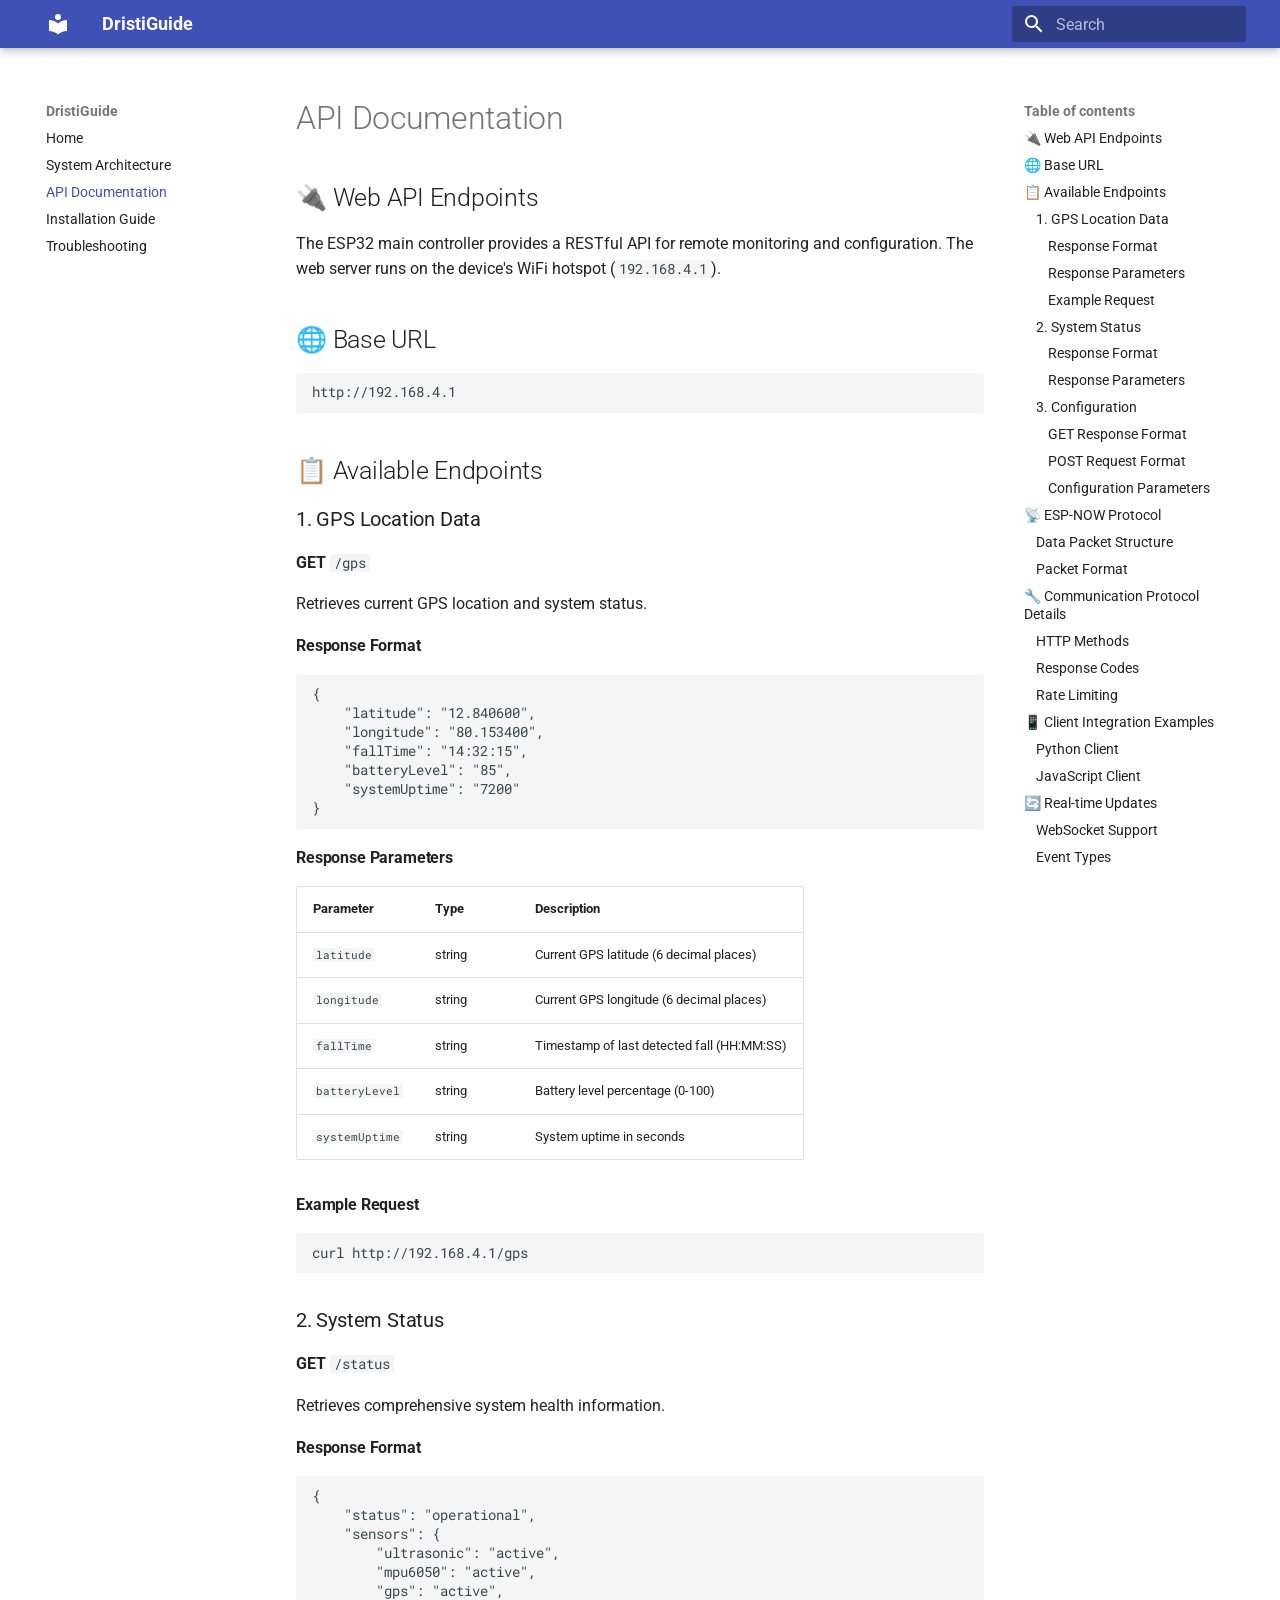
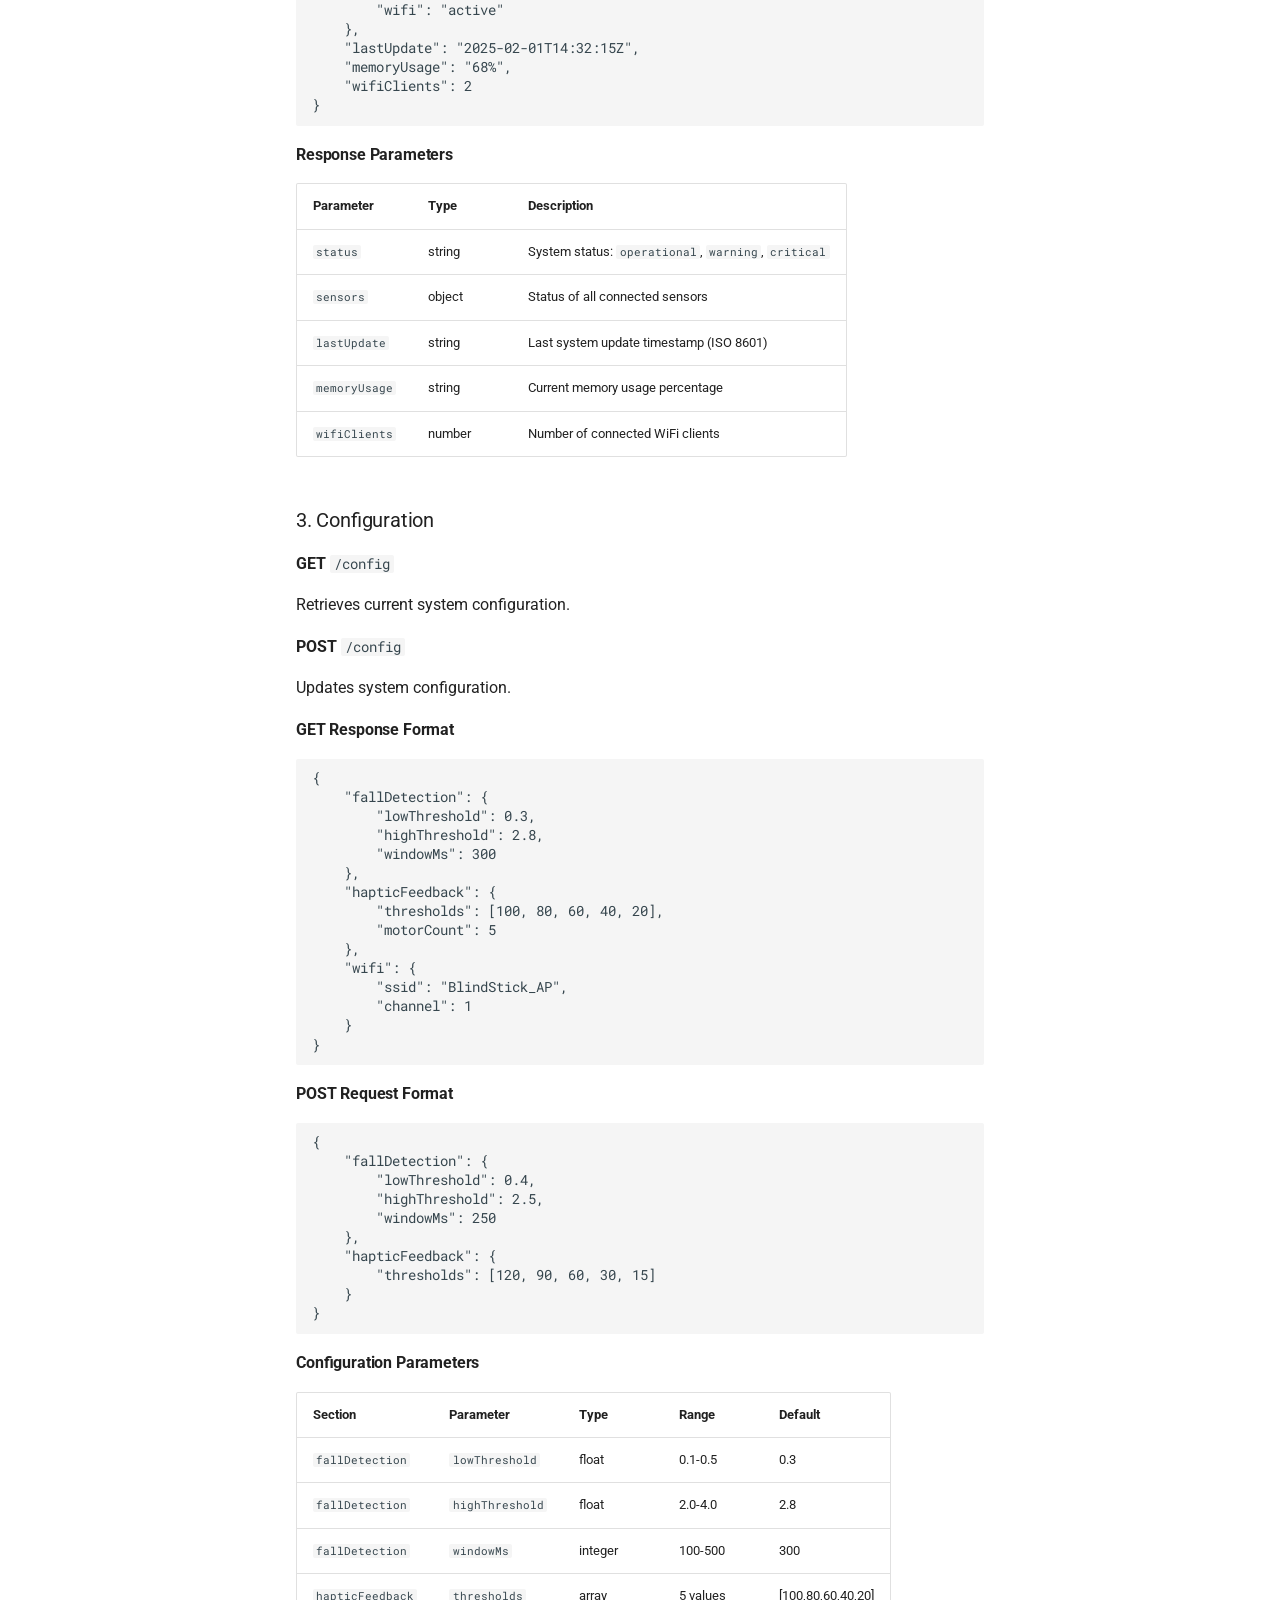
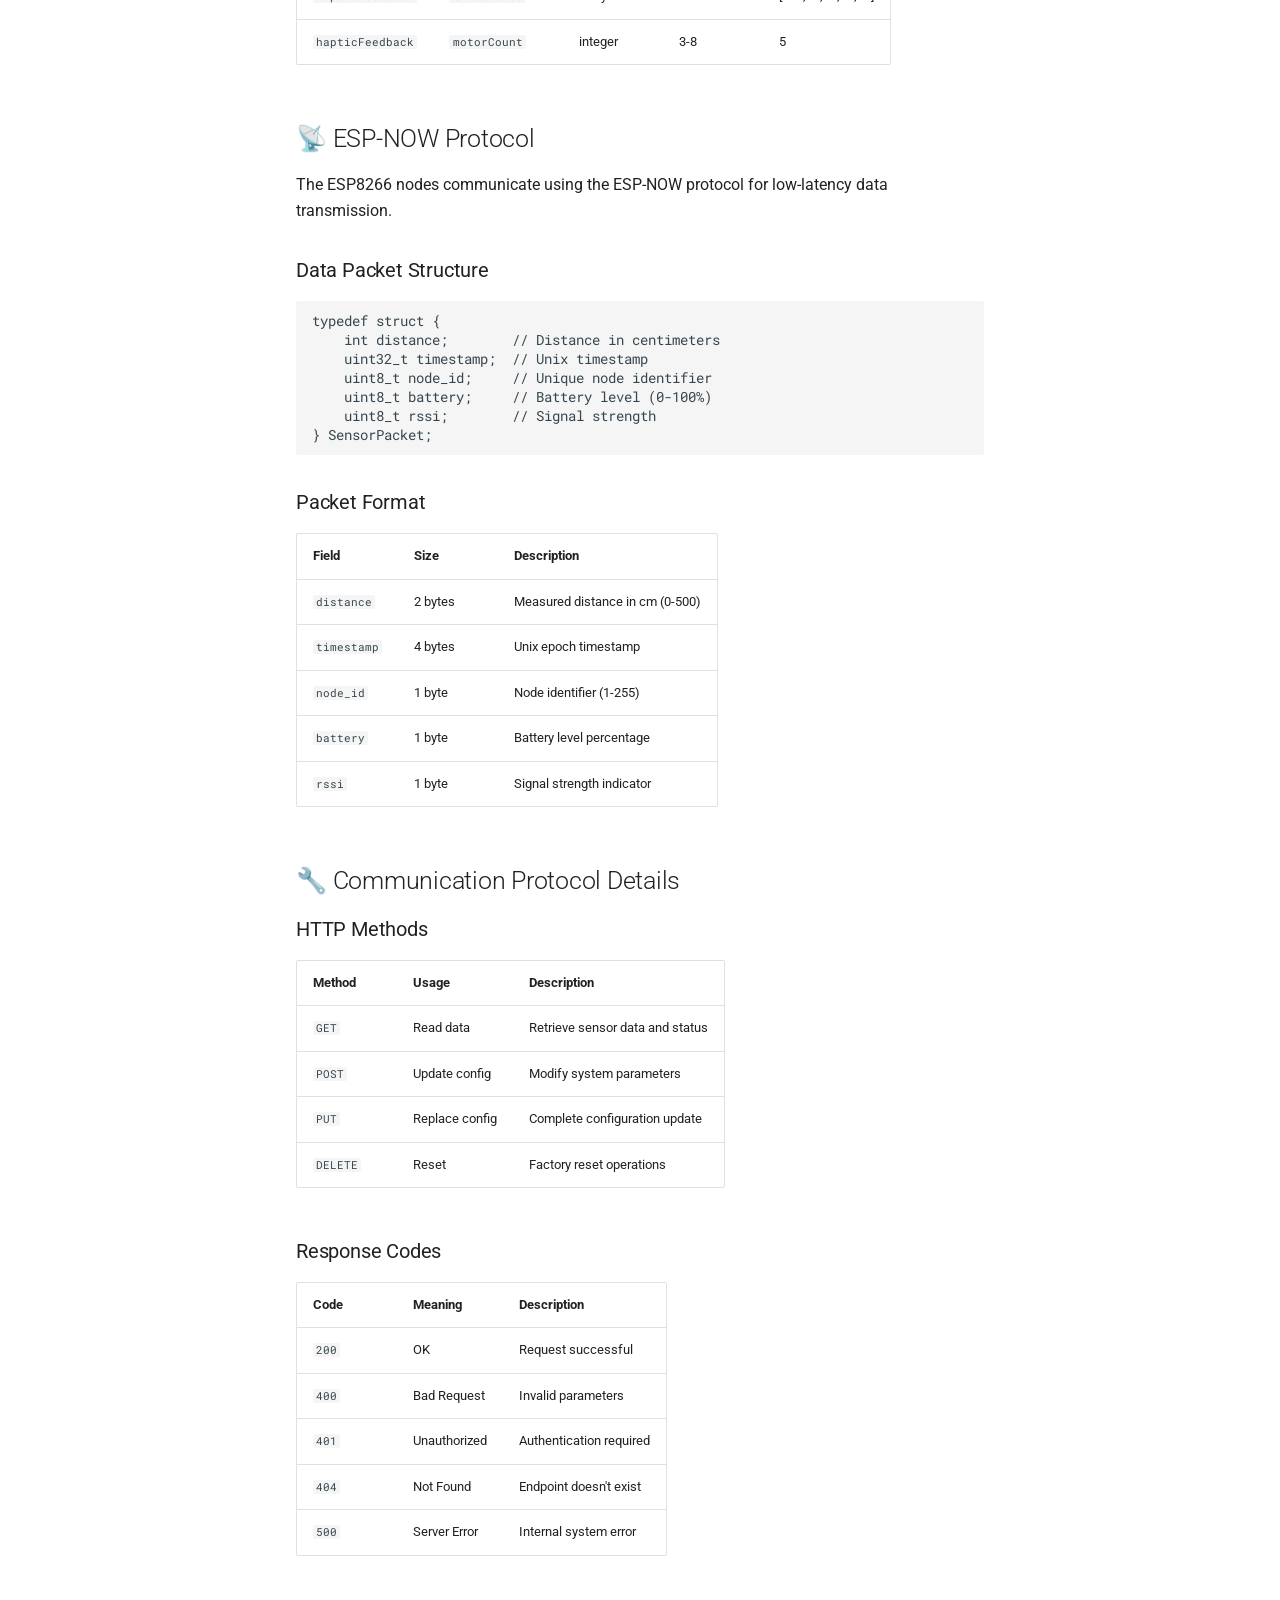
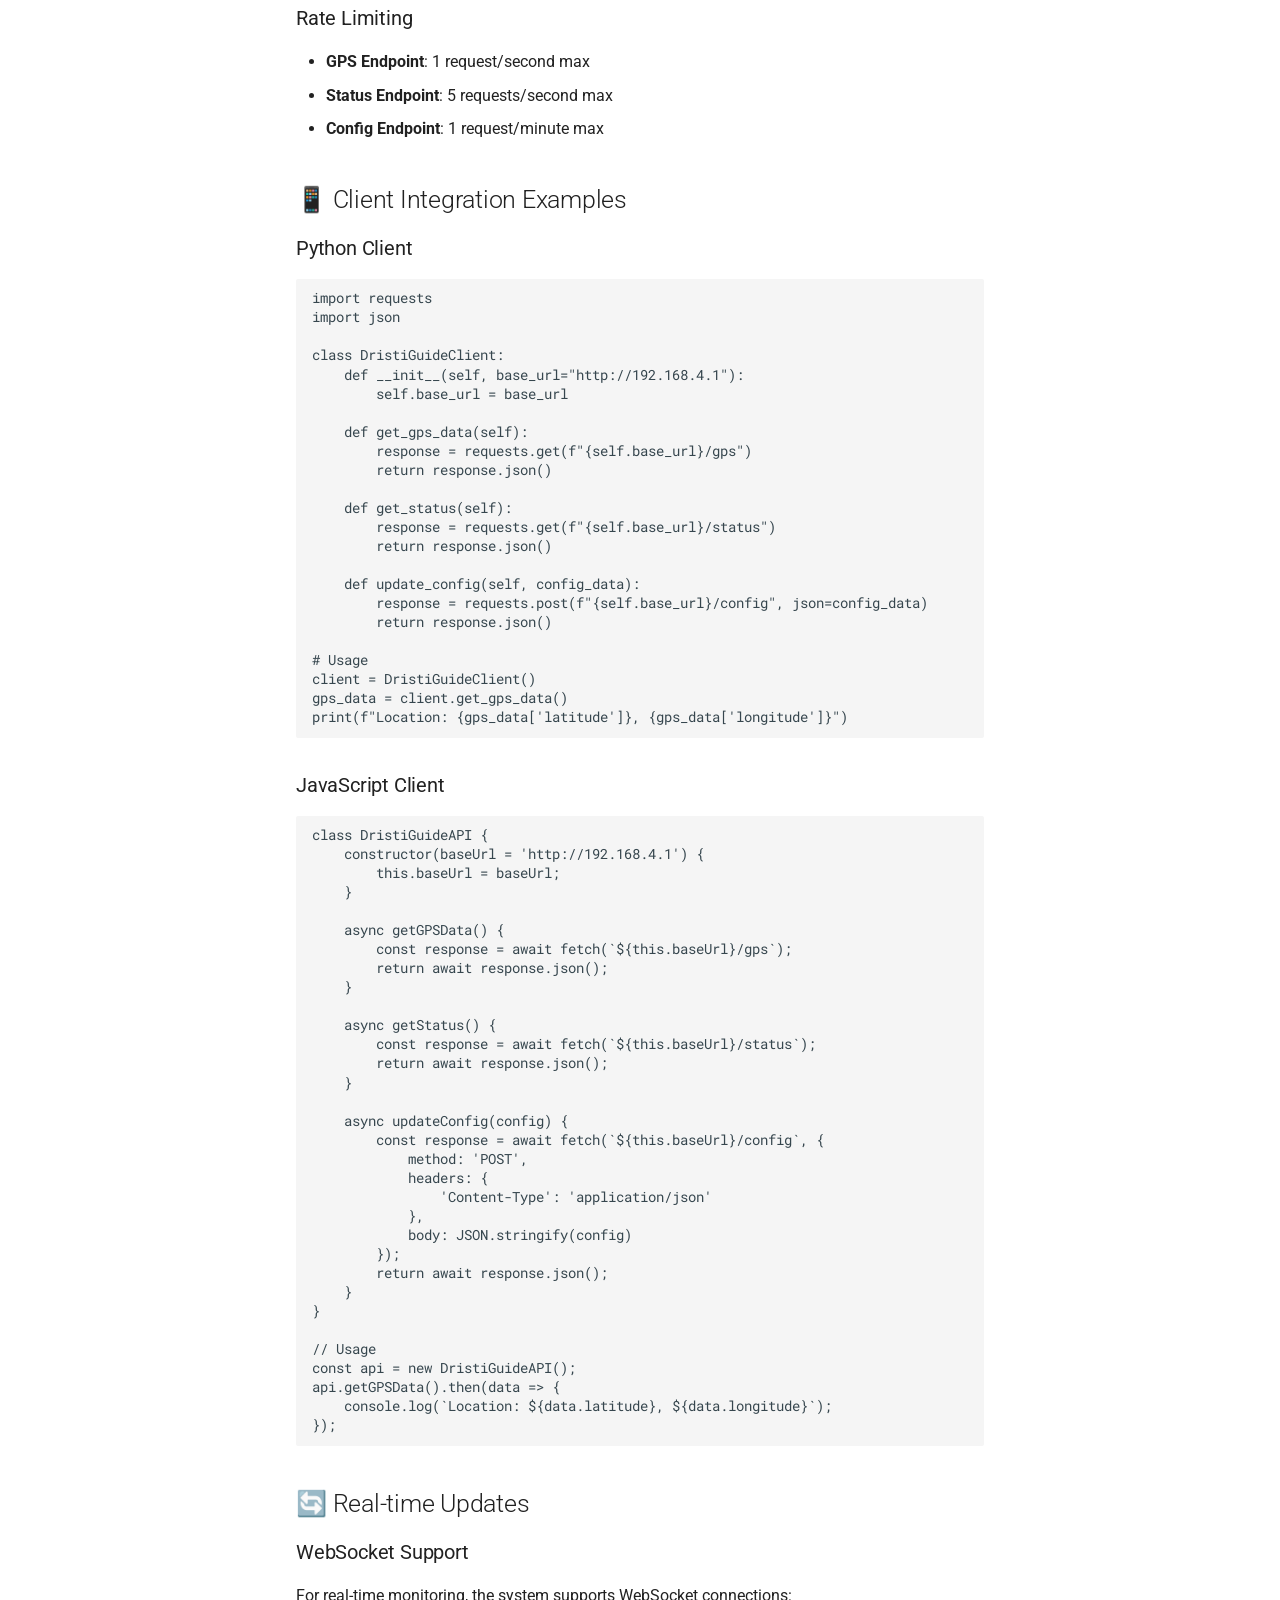
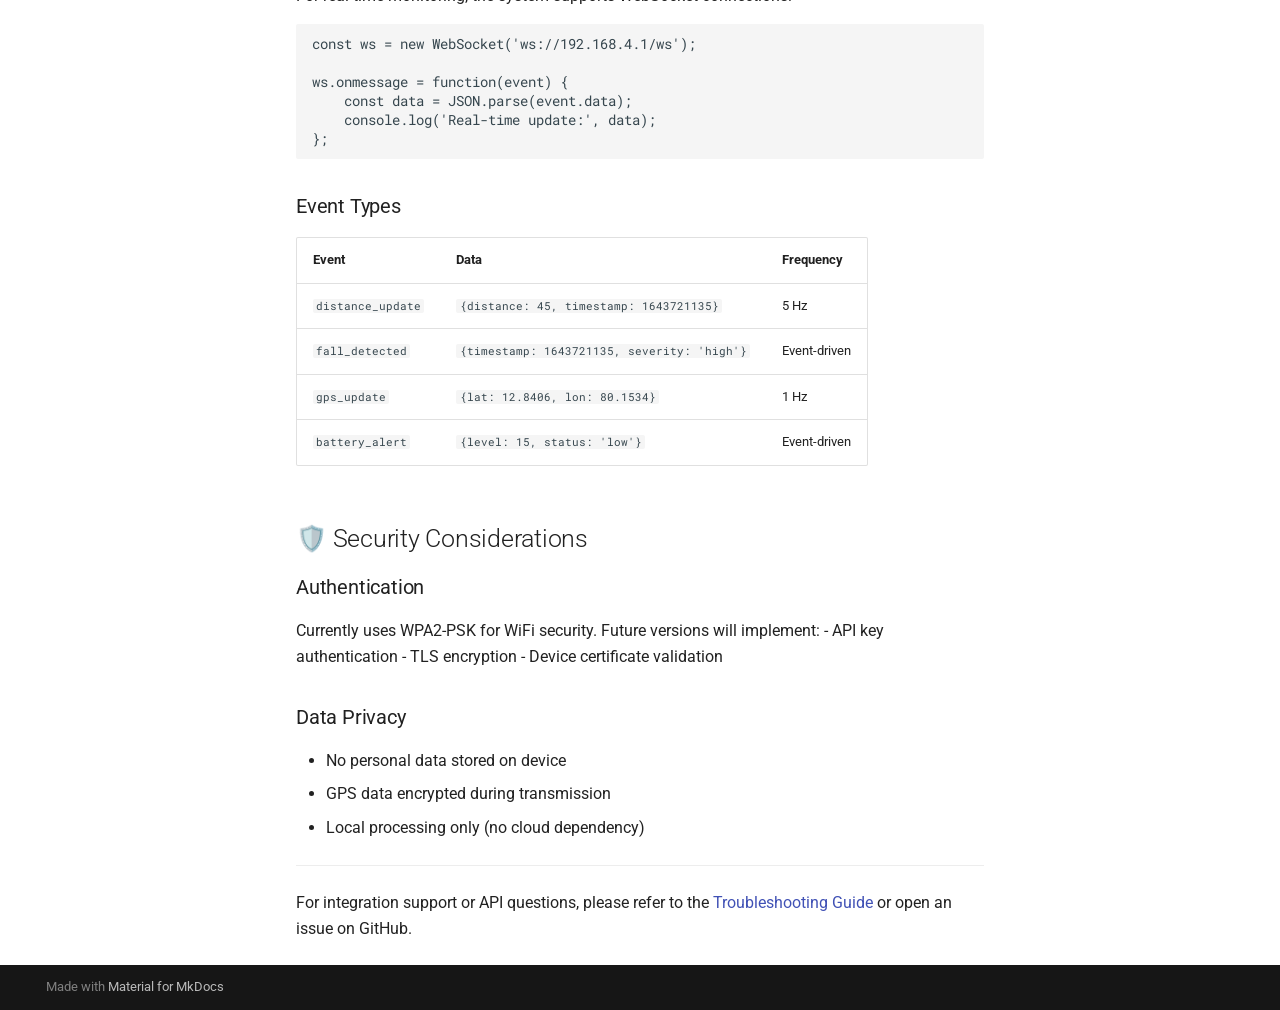
<file: api_documentation/index.html>
<!doctype html>
<html lang="en" class="no-js">
  <head>
    
      <meta charset="utf-8">
      <meta name="viewport" content="width=device-width,initial-scale=1">
      
      
      
      
        <link rel="prev" href="../system_architecture/">
      
      
        <link rel="next" href="../installation_guide/">
      
      
        
      
      
      <link rel="icon" href="../assets/images/favicon.png">
      <meta name="generator" content="mkdocs-1.6.1, mkdocs-material-9.7.6">
    
    
      
        <title>API Documentation - DristiGuide</title>
      
    
    
      <link rel="stylesheet" href="../assets/stylesheets/main.484c7ddc.min.css">
      
      


    
    
      
    
    
      
        
        
        <link rel="preconnect" href="https://fonts.gstatic.com" crossorigin>
        <link rel="stylesheet" href="https://fonts.googleapis.com/css?family=Roboto:300,300i,400,400i,700,700i%7CRoboto+Mono:400,400i,700,700i&display=fallback">
        <style>:root{--md-text-font:"Roboto";--md-code-font:"Roboto Mono"}</style>
      
    
    
    <script>__md_scope=new URL("..",location),__md_hash=e=>[...e].reduce(((e,_)=>(e<<5)-e+_.charCodeAt(0)),0),__md_get=(e,_=localStorage,t=__md_scope)=>JSON.parse(_.getItem(t.pathname+"."+e)),__md_set=(e,_,t=localStorage,a=__md_scope)=>{try{t.setItem(a.pathname+"."+e,JSON.stringify(_))}catch(e){}}</script>
    
      

    
    
  </head>
  
  
    <body dir="ltr">
  
    
    <input class="md-toggle" data-md-toggle="drawer" type="checkbox" id="__drawer" autocomplete="off">
    <input class="md-toggle" data-md-toggle="search" type="checkbox" id="__search" autocomplete="off">
    <label class="md-overlay" for="__drawer"></label>
    <div data-md-component="skip">
      
        
        <a href="#api-documentation" class="md-skip">
          Skip to content
        </a>
      
    </div>
    <div data-md-component="announce">
      
    </div>
    
    
      

  

<header class="md-header md-header--shadow" data-md-component="header">
  <nav class="md-header__inner md-grid" aria-label="Header">
    <a href=".." title="DristiGuide" class="md-header__button md-logo" aria-label="DristiGuide" data-md-component="logo">
      
  
  <svg xmlns="http://www.w3.org/2000/svg" viewBox="0 0 24 24"><path d="M12 8a3 3 0 0 0 3-3 3 3 0 0 0-3-3 3 3 0 0 0-3 3 3 3 0 0 0 3 3m0 3.54C9.64 9.35 6.5 8 3 8v11c3.5 0 6.64 1.35 9 3.54 2.36-2.19 5.5-3.54 9-3.54V8c-3.5 0-6.64 1.35-9 3.54"/></svg>

    </a>
    <label class="md-header__button md-icon" for="__drawer">
      
      <svg xmlns="http://www.w3.org/2000/svg" viewBox="0 0 24 24"><path d="M3 6h18v2H3zm0 5h18v2H3zm0 5h18v2H3z"/></svg>
    </label>
    <div class="md-header__title" data-md-component="header-title">
      <div class="md-header__ellipsis">
        <div class="md-header__topic">
          <span class="md-ellipsis">
            DristiGuide
          </span>
        </div>
        <div class="md-header__topic" data-md-component="header-topic">
          <span class="md-ellipsis">
            
              API Documentation
            
          </span>
        </div>
      </div>
    </div>
    
    
      <script>var palette=__md_get("__palette");if(palette&&palette.color){if("(prefers-color-scheme)"===palette.color.media){var media=matchMedia("(prefers-color-scheme: light)"),input=document.querySelector(media.matches?"[data-md-color-media='(prefers-color-scheme: light)']":"[data-md-color-media='(prefers-color-scheme: dark)']");palette.color.media=input.getAttribute("data-md-color-media"),palette.color.scheme=input.getAttribute("data-md-color-scheme"),palette.color.primary=input.getAttribute("data-md-color-primary"),palette.color.accent=input.getAttribute("data-md-color-accent")}for(var[key,value]of Object.entries(palette.color))document.body.setAttribute("data-md-color-"+key,value)}</script>
    
    
    
      
      
        <label class="md-header__button md-icon" for="__search">
          
          <svg xmlns="http://www.w3.org/2000/svg" viewBox="0 0 24 24"><path d="M9.5 3A6.5 6.5 0 0 1 16 9.5c0 1.61-.59 3.09-1.56 4.23l.27.27h.79l5 5-1.5 1.5-5-5v-.79l-.27-.27A6.52 6.52 0 0 1 9.5 16 6.5 6.5 0 0 1 3 9.5 6.5 6.5 0 0 1 9.5 3m0 2C7 5 5 7 5 9.5S7 14 9.5 14 14 12 14 9.5 12 5 9.5 5"/></svg>
        </label>
        <div class="md-search" data-md-component="search" role="dialog">
  <label class="md-search__overlay" for="__search"></label>
  <div class="md-search__inner" role="search">
    <form class="md-search__form" name="search">
      <input type="text" class="md-search__input" name="query" aria-label="Search" placeholder="Search" autocapitalize="off" autocorrect="off" autocomplete="off" spellcheck="false" data-md-component="search-query" required>
      <label class="md-search__icon md-icon" for="__search">
        
        <svg xmlns="http://www.w3.org/2000/svg" viewBox="0 0 24 24"><path d="M9.5 3A6.5 6.5 0 0 1 16 9.5c0 1.61-.59 3.09-1.56 4.23l.27.27h.79l5 5-1.5 1.5-5-5v-.79l-.27-.27A6.52 6.52 0 0 1 9.5 16 6.5 6.5 0 0 1 3 9.5 6.5 6.5 0 0 1 9.5 3m0 2C7 5 5 7 5 9.5S7 14 9.5 14 14 12 14 9.5 12 5 9.5 5"/></svg>
        
        <svg xmlns="http://www.w3.org/2000/svg" viewBox="0 0 24 24"><path d="M20 11v2H8l5.5 5.5-1.42 1.42L4.16 12l7.92-7.92L13.5 5.5 8 11z"/></svg>
      </label>
      <nav class="md-search__options" aria-label="Search">
        
        <button type="reset" class="md-search__icon md-icon" title="Clear" aria-label="Clear" tabindex="-1">
          
          <svg xmlns="http://www.w3.org/2000/svg" viewBox="0 0 24 24"><path d="M19 6.41 17.59 5 12 10.59 6.41 5 5 6.41 10.59 12 5 17.59 6.41 19 12 13.41 17.59 19 19 17.59 13.41 12z"/></svg>
        </button>
      </nav>
      
    </form>
    <div class="md-search__output">
      <div class="md-search__scrollwrap" tabindex="0" data-md-scrollfix>
        <div class="md-search-result" data-md-component="search-result">
          <div class="md-search-result__meta">
            Initializing search
          </div>
          <ol class="md-search-result__list" role="presentation"></ol>
        </div>
      </div>
    </div>
  </div>
</div>
      
    
    
  </nav>
  
</header>
    
    <div class="md-container" data-md-component="container">
      
      
        
          
        
      
      <main class="md-main" data-md-component="main">
        <div class="md-main__inner md-grid">
          
            
              
              <div class="md-sidebar md-sidebar--primary" data-md-component="sidebar" data-md-type="navigation" >
                <div class="md-sidebar__scrollwrap">
                  <div class="md-sidebar__inner">
                    



<nav class="md-nav md-nav--primary" aria-label="Navigation" data-md-level="0">
  <label class="md-nav__title" for="__drawer">
    <a href=".." title="DristiGuide" class="md-nav__button md-logo" aria-label="DristiGuide" data-md-component="logo">
      
  
  <svg xmlns="http://www.w3.org/2000/svg" viewBox="0 0 24 24"><path d="M12 8a3 3 0 0 0 3-3 3 3 0 0 0-3-3 3 3 0 0 0-3 3 3 3 0 0 0 3 3m0 3.54C9.64 9.35 6.5 8 3 8v11c3.5 0 6.64 1.35 9 3.54 2.36-2.19 5.5-3.54 9-3.54V8c-3.5 0-6.64 1.35-9 3.54"/></svg>

    </a>
    DristiGuide
  </label>
  
  <ul class="md-nav__list" data-md-scrollfix>
    
      
      
  
  
  
  
    <li class="md-nav__item">
      <a href=".." class="md-nav__link">
        
  
  
  <span class="md-ellipsis">
    
  
    Home
  

    
  </span>
  
  

      </a>
    </li>
  

    
      
      
  
  
  
  
    <li class="md-nav__item">
      <a href="../system_architecture/" class="md-nav__link">
        
  
  
  <span class="md-ellipsis">
    
  
    System Architecture
  

    
  </span>
  
  

      </a>
    </li>
  

    
      
      
  
  
    
  
  
  
    <li class="md-nav__item md-nav__item--active">
      
      <input class="md-nav__toggle md-toggle" type="checkbox" id="__toc">
      
      
        
      
      
        <label class="md-nav__link md-nav__link--active" for="__toc">
          
  
  
  <span class="md-ellipsis">
    
  
    API Documentation
  

    
  </span>
  
  

          <span class="md-nav__icon md-icon"></span>
        </label>
      
      <a href="./" class="md-nav__link md-nav__link--active">
        
  
  
  <span class="md-ellipsis">
    
  
    API Documentation
  

    
  </span>
  
  

      </a>
      
        

<nav class="md-nav md-nav--secondary" aria-label="Table of contents">
  
  
  
    
  
  
    <label class="md-nav__title" for="__toc">
      <span class="md-nav__icon md-icon"></span>
      Table of contents
    </label>
    <ul class="md-nav__list" data-md-component="toc" data-md-scrollfix>
      
        <li class="md-nav__item">
  <a href="#web-api-endpoints" class="md-nav__link">
    <span class="md-ellipsis">
      
        🔌 Web API Endpoints
      
    </span>
  </a>
  
</li>
      
        <li class="md-nav__item">
  <a href="#base-url" class="md-nav__link">
    <span class="md-ellipsis">
      
        🌐 Base URL
      
    </span>
  </a>
  
</li>
      
        <li class="md-nav__item">
  <a href="#available-endpoints" class="md-nav__link">
    <span class="md-ellipsis">
      
        📋 Available Endpoints
      
    </span>
  </a>
  
    <nav class="md-nav" aria-label="📋 Available Endpoints">
      <ul class="md-nav__list">
        
          <li class="md-nav__item">
  <a href="#1-gps-location-data" class="md-nav__link">
    <span class="md-ellipsis">
      
        1. GPS Location Data
      
    </span>
  </a>
  
    <nav class="md-nav" aria-label="1. GPS Location Data">
      <ul class="md-nav__list">
        
          <li class="md-nav__item">
  <a href="#response-format" class="md-nav__link">
    <span class="md-ellipsis">
      
        Response Format
      
    </span>
  </a>
  
</li>
        
          <li class="md-nav__item">
  <a href="#response-parameters" class="md-nav__link">
    <span class="md-ellipsis">
      
        Response Parameters
      
    </span>
  </a>
  
</li>
        
          <li class="md-nav__item">
  <a href="#example-request" class="md-nav__link">
    <span class="md-ellipsis">
      
        Example Request
      
    </span>
  </a>
  
</li>
        
      </ul>
    </nav>
  
</li>
        
          <li class="md-nav__item">
  <a href="#2-system-status" class="md-nav__link">
    <span class="md-ellipsis">
      
        2. System Status
      
    </span>
  </a>
  
    <nav class="md-nav" aria-label="2. System Status">
      <ul class="md-nav__list">
        
          <li class="md-nav__item">
  <a href="#response-format_1" class="md-nav__link">
    <span class="md-ellipsis">
      
        Response Format
      
    </span>
  </a>
  
</li>
        
          <li class="md-nav__item">
  <a href="#response-parameters_1" class="md-nav__link">
    <span class="md-ellipsis">
      
        Response Parameters
      
    </span>
  </a>
  
</li>
        
      </ul>
    </nav>
  
</li>
        
          <li class="md-nav__item">
  <a href="#3-configuration" class="md-nav__link">
    <span class="md-ellipsis">
      
        3. Configuration
      
    </span>
  </a>
  
    <nav class="md-nav" aria-label="3. Configuration">
      <ul class="md-nav__list">
        
          <li class="md-nav__item">
  <a href="#get-response-format" class="md-nav__link">
    <span class="md-ellipsis">
      
        GET Response Format
      
    </span>
  </a>
  
</li>
        
          <li class="md-nav__item">
  <a href="#post-request-format" class="md-nav__link">
    <span class="md-ellipsis">
      
        POST Request Format
      
    </span>
  </a>
  
</li>
        
          <li class="md-nav__item">
  <a href="#configuration-parameters" class="md-nav__link">
    <span class="md-ellipsis">
      
        Configuration Parameters
      
    </span>
  </a>
  
</li>
        
      </ul>
    </nav>
  
</li>
        
      </ul>
    </nav>
  
</li>
      
        <li class="md-nav__item">
  <a href="#esp-now-protocol" class="md-nav__link">
    <span class="md-ellipsis">
      
        📡 ESP-NOW Protocol
      
    </span>
  </a>
  
    <nav class="md-nav" aria-label="📡 ESP-NOW Protocol">
      <ul class="md-nav__list">
        
          <li class="md-nav__item">
  <a href="#data-packet-structure" class="md-nav__link">
    <span class="md-ellipsis">
      
        Data Packet Structure
      
    </span>
  </a>
  
</li>
        
          <li class="md-nav__item">
  <a href="#packet-format" class="md-nav__link">
    <span class="md-ellipsis">
      
        Packet Format
      
    </span>
  </a>
  
</li>
        
      </ul>
    </nav>
  
</li>
      
        <li class="md-nav__item">
  <a href="#communication-protocol-details" class="md-nav__link">
    <span class="md-ellipsis">
      
        🔧 Communication Protocol Details
      
    </span>
  </a>
  
    <nav class="md-nav" aria-label="🔧 Communication Protocol Details">
      <ul class="md-nav__list">
        
          <li class="md-nav__item">
  <a href="#http-methods" class="md-nav__link">
    <span class="md-ellipsis">
      
        HTTP Methods
      
    </span>
  </a>
  
</li>
        
          <li class="md-nav__item">
  <a href="#response-codes" class="md-nav__link">
    <span class="md-ellipsis">
      
        Response Codes
      
    </span>
  </a>
  
</li>
        
          <li class="md-nav__item">
  <a href="#rate-limiting" class="md-nav__link">
    <span class="md-ellipsis">
      
        Rate Limiting
      
    </span>
  </a>
  
</li>
        
      </ul>
    </nav>
  
</li>
      
        <li class="md-nav__item">
  <a href="#client-integration-examples" class="md-nav__link">
    <span class="md-ellipsis">
      
        📱 Client Integration Examples
      
    </span>
  </a>
  
    <nav class="md-nav" aria-label="📱 Client Integration Examples">
      <ul class="md-nav__list">
        
          <li class="md-nav__item">
  <a href="#python-client" class="md-nav__link">
    <span class="md-ellipsis">
      
        Python Client
      
    </span>
  </a>
  
</li>
        
          <li class="md-nav__item">
  <a href="#javascript-client" class="md-nav__link">
    <span class="md-ellipsis">
      
        JavaScript Client
      
    </span>
  </a>
  
</li>
        
      </ul>
    </nav>
  
</li>
      
        <li class="md-nav__item">
  <a href="#real-time-updates" class="md-nav__link">
    <span class="md-ellipsis">
      
        🔄 Real-time Updates
      
    </span>
  </a>
  
    <nav class="md-nav" aria-label="🔄 Real-time Updates">
      <ul class="md-nav__list">
        
          <li class="md-nav__item">
  <a href="#websocket-support" class="md-nav__link">
    <span class="md-ellipsis">
      
        WebSocket Support
      
    </span>
  </a>
  
</li>
        
          <li class="md-nav__item">
  <a href="#event-types" class="md-nav__link">
    <span class="md-ellipsis">
      
        Event Types
      
    </span>
  </a>
  
</li>
        
      </ul>
    </nav>
  
</li>
      
        <li class="md-nav__item">
  <a href="#security-considerations" class="md-nav__link">
    <span class="md-ellipsis">
      
        🛡️ Security Considerations
      
    </span>
  </a>
  
    <nav class="md-nav" aria-label="🛡️ Security Considerations">
      <ul class="md-nav__list">
        
          <li class="md-nav__item">
  <a href="#authentication" class="md-nav__link">
    <span class="md-ellipsis">
      
        Authentication
      
    </span>
  </a>
  
</li>
        
          <li class="md-nav__item">
  <a href="#data-privacy" class="md-nav__link">
    <span class="md-ellipsis">
      
        Data Privacy
      
    </span>
  </a>
  
</li>
        
      </ul>
    </nav>
  
</li>
      
    </ul>
  
</nav>
      
    </li>
  

    
      
      
  
  
  
  
    <li class="md-nav__item">
      <a href="../installation_guide/" class="md-nav__link">
        
  
  
  <span class="md-ellipsis">
    
  
    Installation Guide
  

    
  </span>
  
  

      </a>
    </li>
  

    
      
      
  
  
  
  
    <li class="md-nav__item">
      <a href="../troubleshooting/" class="md-nav__link">
        
  
  
  <span class="md-ellipsis">
    
  
    Troubleshooting
  

    
  </span>
  
  

      </a>
    </li>
  

    
  </ul>
</nav>
                  </div>
                </div>
              </div>
            
            
              
              <div class="md-sidebar md-sidebar--secondary" data-md-component="sidebar" data-md-type="toc" >
                <div class="md-sidebar__scrollwrap">
                  <div class="md-sidebar__inner">
                    

<nav class="md-nav md-nav--secondary" aria-label="Table of contents">
  
  
  
    
  
  
    <label class="md-nav__title" for="__toc">
      <span class="md-nav__icon md-icon"></span>
      Table of contents
    </label>
    <ul class="md-nav__list" data-md-component="toc" data-md-scrollfix>
      
        <li class="md-nav__item">
  <a href="#web-api-endpoints" class="md-nav__link">
    <span class="md-ellipsis">
      
        🔌 Web API Endpoints
      
    </span>
  </a>
  
</li>
      
        <li class="md-nav__item">
  <a href="#base-url" class="md-nav__link">
    <span class="md-ellipsis">
      
        🌐 Base URL
      
    </span>
  </a>
  
</li>
      
        <li class="md-nav__item">
  <a href="#available-endpoints" class="md-nav__link">
    <span class="md-ellipsis">
      
        📋 Available Endpoints
      
    </span>
  </a>
  
    <nav class="md-nav" aria-label="📋 Available Endpoints">
      <ul class="md-nav__list">
        
          <li class="md-nav__item">
  <a href="#1-gps-location-data" class="md-nav__link">
    <span class="md-ellipsis">
      
        1. GPS Location Data
      
    </span>
  </a>
  
    <nav class="md-nav" aria-label="1. GPS Location Data">
      <ul class="md-nav__list">
        
          <li class="md-nav__item">
  <a href="#response-format" class="md-nav__link">
    <span class="md-ellipsis">
      
        Response Format
      
    </span>
  </a>
  
</li>
        
          <li class="md-nav__item">
  <a href="#response-parameters" class="md-nav__link">
    <span class="md-ellipsis">
      
        Response Parameters
      
    </span>
  </a>
  
</li>
        
          <li class="md-nav__item">
  <a href="#example-request" class="md-nav__link">
    <span class="md-ellipsis">
      
        Example Request
      
    </span>
  </a>
  
</li>
        
      </ul>
    </nav>
  
</li>
        
          <li class="md-nav__item">
  <a href="#2-system-status" class="md-nav__link">
    <span class="md-ellipsis">
      
        2. System Status
      
    </span>
  </a>
  
    <nav class="md-nav" aria-label="2. System Status">
      <ul class="md-nav__list">
        
          <li class="md-nav__item">
  <a href="#response-format_1" class="md-nav__link">
    <span class="md-ellipsis">
      
        Response Format
      
    </span>
  </a>
  
</li>
        
          <li class="md-nav__item">
  <a href="#response-parameters_1" class="md-nav__link">
    <span class="md-ellipsis">
      
        Response Parameters
      
    </span>
  </a>
  
</li>
        
      </ul>
    </nav>
  
</li>
        
          <li class="md-nav__item">
  <a href="#3-configuration" class="md-nav__link">
    <span class="md-ellipsis">
      
        3. Configuration
      
    </span>
  </a>
  
    <nav class="md-nav" aria-label="3. Configuration">
      <ul class="md-nav__list">
        
          <li class="md-nav__item">
  <a href="#get-response-format" class="md-nav__link">
    <span class="md-ellipsis">
      
        GET Response Format
      
    </span>
  </a>
  
</li>
        
          <li class="md-nav__item">
  <a href="#post-request-format" class="md-nav__link">
    <span class="md-ellipsis">
      
        POST Request Format
      
    </span>
  </a>
  
</li>
        
          <li class="md-nav__item">
  <a href="#configuration-parameters" class="md-nav__link">
    <span class="md-ellipsis">
      
        Configuration Parameters
      
    </span>
  </a>
  
</li>
        
      </ul>
    </nav>
  
</li>
        
      </ul>
    </nav>
  
</li>
      
        <li class="md-nav__item">
  <a href="#esp-now-protocol" class="md-nav__link">
    <span class="md-ellipsis">
      
        📡 ESP-NOW Protocol
      
    </span>
  </a>
  
    <nav class="md-nav" aria-label="📡 ESP-NOW Protocol">
      <ul class="md-nav__list">
        
          <li class="md-nav__item">
  <a href="#data-packet-structure" class="md-nav__link">
    <span class="md-ellipsis">
      
        Data Packet Structure
      
    </span>
  </a>
  
</li>
        
          <li class="md-nav__item">
  <a href="#packet-format" class="md-nav__link">
    <span class="md-ellipsis">
      
        Packet Format
      
    </span>
  </a>
  
</li>
        
      </ul>
    </nav>
  
</li>
      
        <li class="md-nav__item">
  <a href="#communication-protocol-details" class="md-nav__link">
    <span class="md-ellipsis">
      
        🔧 Communication Protocol Details
      
    </span>
  </a>
  
    <nav class="md-nav" aria-label="🔧 Communication Protocol Details">
      <ul class="md-nav__list">
        
          <li class="md-nav__item">
  <a href="#http-methods" class="md-nav__link">
    <span class="md-ellipsis">
      
        HTTP Methods
      
    </span>
  </a>
  
</li>
        
          <li class="md-nav__item">
  <a href="#response-codes" class="md-nav__link">
    <span class="md-ellipsis">
      
        Response Codes
      
    </span>
  </a>
  
</li>
        
          <li class="md-nav__item">
  <a href="#rate-limiting" class="md-nav__link">
    <span class="md-ellipsis">
      
        Rate Limiting
      
    </span>
  </a>
  
</li>
        
      </ul>
    </nav>
  
</li>
      
        <li class="md-nav__item">
  <a href="#client-integration-examples" class="md-nav__link">
    <span class="md-ellipsis">
      
        📱 Client Integration Examples
      
    </span>
  </a>
  
    <nav class="md-nav" aria-label="📱 Client Integration Examples">
      <ul class="md-nav__list">
        
          <li class="md-nav__item">
  <a href="#python-client" class="md-nav__link">
    <span class="md-ellipsis">
      
        Python Client
      
    </span>
  </a>
  
</li>
        
          <li class="md-nav__item">
  <a href="#javascript-client" class="md-nav__link">
    <span class="md-ellipsis">
      
        JavaScript Client
      
    </span>
  </a>
  
</li>
        
      </ul>
    </nav>
  
</li>
      
        <li class="md-nav__item">
  <a href="#real-time-updates" class="md-nav__link">
    <span class="md-ellipsis">
      
        🔄 Real-time Updates
      
    </span>
  </a>
  
    <nav class="md-nav" aria-label="🔄 Real-time Updates">
      <ul class="md-nav__list">
        
          <li class="md-nav__item">
  <a href="#websocket-support" class="md-nav__link">
    <span class="md-ellipsis">
      
        WebSocket Support
      
    </span>
  </a>
  
</li>
        
          <li class="md-nav__item">
  <a href="#event-types" class="md-nav__link">
    <span class="md-ellipsis">
      
        Event Types
      
    </span>
  </a>
  
</li>
        
      </ul>
    </nav>
  
</li>
      
        <li class="md-nav__item">
  <a href="#security-considerations" class="md-nav__link">
    <span class="md-ellipsis">
      
        🛡️ Security Considerations
      
    </span>
  </a>
  
    <nav class="md-nav" aria-label="🛡️ Security Considerations">
      <ul class="md-nav__list">
        
          <li class="md-nav__item">
  <a href="#authentication" class="md-nav__link">
    <span class="md-ellipsis">
      
        Authentication
      
    </span>
  </a>
  
</li>
        
          <li class="md-nav__item">
  <a href="#data-privacy" class="md-nav__link">
    <span class="md-ellipsis">
      
        Data Privacy
      
    </span>
  </a>
  
</li>
        
      </ul>
    </nav>
  
</li>
      
    </ul>
  
</nav>
                  </div>
                </div>
              </div>
            
          
          
            <div class="md-content" data-md-component="content">
              
              <article class="md-content__inner md-typeset">
                
                  



<h1 id="api-documentation">API Documentation</h1>
<h2 id="web-api-endpoints">🔌 Web API Endpoints</h2>
<p>The ESP32 main controller provides a RESTful API for remote monitoring and configuration. The web server runs on the device's WiFi hotspot (<code>192.168.4.1</code>).</p>
<h2 id="base-url">🌐 Base URL</h2>
<pre><code>http://192.168.4.1
</code></pre>
<h2 id="available-endpoints">📋 Available Endpoints</h2>
<h3 id="1-gps-location-data">1. GPS Location Data</h3>
<p><strong>GET</strong> <code>/gps</code></p>
<p>Retrieves current GPS location and system status.</p>
<h4 id="response-format">Response Format</h4>
<pre><code class="language-json">{
    &quot;latitude&quot;: &quot;12.840600&quot;,
    &quot;longitude&quot;: &quot;80.153400&quot;,
    &quot;fallTime&quot;: &quot;14:32:15&quot;,
    &quot;batteryLevel&quot;: &quot;85&quot;,
    &quot;systemUptime&quot;: &quot;7200&quot;
}
</code></pre>
<h4 id="response-parameters">Response Parameters</h4>
<table>
<thead>
<tr>
<th>Parameter</th>
<th>Type</th>
<th>Description</th>
</tr>
</thead>
<tbody>
<tr>
<td><code>latitude</code></td>
<td>string</td>
<td>Current GPS latitude (6 decimal places)</td>
</tr>
<tr>
<td><code>longitude</code></td>
<td>string</td>
<td>Current GPS longitude (6 decimal places)</td>
</tr>
<tr>
<td><code>fallTime</code></td>
<td>string</td>
<td>Timestamp of last detected fall (HH:MM:SS)</td>
</tr>
<tr>
<td><code>batteryLevel</code></td>
<td>string</td>
<td>Battery level percentage (0-100)</td>
</tr>
<tr>
<td><code>systemUptime</code></td>
<td>string</td>
<td>System uptime in seconds</td>
</tr>
</tbody>
</table>
<h4 id="example-request">Example Request</h4>
<pre><code class="language-bash">curl http://192.168.4.1/gps
</code></pre>
<h3 id="2-system-status">2. System Status</h3>
<p><strong>GET</strong> <code>/status</code></p>
<p>Retrieves comprehensive system health information.</p>
<h4 id="response-format_1">Response Format</h4>
<pre><code class="language-json">{
    &quot;status&quot;: &quot;operational&quot;,
    &quot;sensors&quot;: {
        &quot;ultrasonic&quot;: &quot;active&quot;,
        &quot;mpu6050&quot;: &quot;active&quot;,
        &quot;gps&quot;: &quot;active&quot;,
        &quot;wifi&quot;: &quot;active&quot;
    },
    &quot;lastUpdate&quot;: &quot;2025-02-01T14:32:15Z&quot;,
    &quot;memoryUsage&quot;: &quot;68%&quot;,
    &quot;wifiClients&quot;: 2
}
</code></pre>
<h4 id="response-parameters_1">Response Parameters</h4>
<table>
<thead>
<tr>
<th>Parameter</th>
<th>Type</th>
<th>Description</th>
</tr>
</thead>
<tbody>
<tr>
<td><code>status</code></td>
<td>string</td>
<td>System status: <code>operational</code>, <code>warning</code>, <code>critical</code></td>
</tr>
<tr>
<td><code>sensors</code></td>
<td>object</td>
<td>Status of all connected sensors</td>
</tr>
<tr>
<td><code>lastUpdate</code></td>
<td>string</td>
<td>Last system update timestamp (ISO 8601)</td>
</tr>
<tr>
<td><code>memoryUsage</code></td>
<td>string</td>
<td>Current memory usage percentage</td>
</tr>
<tr>
<td><code>wifiClients</code></td>
<td>number</td>
<td>Number of connected WiFi clients</td>
</tr>
</tbody>
</table>
<h3 id="3-configuration">3. Configuration</h3>
<p><strong>GET</strong> <code>/config</code></p>
<p>Retrieves current system configuration.</p>
<p><strong>POST</strong> <code>/config</code></p>
<p>Updates system configuration.</p>
<h4 id="get-response-format">GET Response Format</h4>
<pre><code class="language-json">{
    &quot;fallDetection&quot;: {
        &quot;lowThreshold&quot;: 0.3,
        &quot;highThreshold&quot;: 2.8,
        &quot;windowMs&quot;: 300
    },
    &quot;hapticFeedback&quot;: {
        &quot;thresholds&quot;: [100, 80, 60, 40, 20],
        &quot;motorCount&quot;: 5
    },
    &quot;wifi&quot;: {
        &quot;ssid&quot;: &quot;BlindStick_AP&quot;,
        &quot;channel&quot;: 1
    }
}
</code></pre>
<h4 id="post-request-format">POST Request Format</h4>
<pre><code class="language-json">{
    &quot;fallDetection&quot;: {
        &quot;lowThreshold&quot;: 0.4,
        &quot;highThreshold&quot;: 2.5,
        &quot;windowMs&quot;: 250
    },
    &quot;hapticFeedback&quot;: {
        &quot;thresholds&quot;: [120, 90, 60, 30, 15]
    }
}
</code></pre>
<h4 id="configuration-parameters">Configuration Parameters</h4>
<table>
<thead>
<tr>
<th>Section</th>
<th>Parameter</th>
<th>Type</th>
<th>Range</th>
<th>Default</th>
</tr>
</thead>
<tbody>
<tr>
<td><code>fallDetection</code></td>
<td><code>lowThreshold</code></td>
<td>float</td>
<td>0.1-0.5</td>
<td>0.3</td>
</tr>
<tr>
<td><code>fallDetection</code></td>
<td><code>highThreshold</code></td>
<td>float</td>
<td>2.0-4.0</td>
<td>2.8</td>
</tr>
<tr>
<td><code>fallDetection</code></td>
<td><code>windowMs</code></td>
<td>integer</td>
<td>100-500</td>
<td>300</td>
</tr>
<tr>
<td><code>hapticFeedback</code></td>
<td><code>thresholds</code></td>
<td>array</td>
<td>5 values</td>
<td>[100,80,60,40,20]</td>
</tr>
<tr>
<td><code>hapticFeedback</code></td>
<td><code>motorCount</code></td>
<td>integer</td>
<td>3-8</td>
<td>5</td>
</tr>
</tbody>
</table>
<h2 id="esp-now-protocol">📡 ESP-NOW Protocol</h2>
<p>The ESP8266 nodes communicate using the ESP-NOW protocol for low-latency data transmission.</p>
<h3 id="data-packet-structure">Data Packet Structure</h3>
<pre><code class="language-cpp">typedef struct {
    int distance;        // Distance in centimeters
    uint32_t timestamp;  // Unix timestamp
    uint8_t node_id;     // Unique node identifier
    uint8_t battery;     // Battery level (0-100%)
    uint8_t rssi;        // Signal strength
} SensorPacket;
</code></pre>
<h3 id="packet-format">Packet Format</h3>
<table>
<thead>
<tr>
<th>Field</th>
<th>Size</th>
<th>Description</th>
</tr>
</thead>
<tbody>
<tr>
<td><code>distance</code></td>
<td>2 bytes</td>
<td>Measured distance in cm (0-500)</td>
</tr>
<tr>
<td><code>timestamp</code></td>
<td>4 bytes</td>
<td>Unix epoch timestamp</td>
</tr>
<tr>
<td><code>node_id</code></td>
<td>1 byte</td>
<td>Node identifier (1-255)</td>
</tr>
<tr>
<td><code>battery</code></td>
<td>1 byte</td>
<td>Battery level percentage</td>
</tr>
<tr>
<td><code>rssi</code></td>
<td>1 byte</td>
<td>Signal strength indicator</td>
</tr>
</tbody>
</table>
<h2 id="communication-protocol-details">🔧 Communication Protocol Details</h2>
<h3 id="http-methods">HTTP Methods</h3>
<table>
<thead>
<tr>
<th>Method</th>
<th>Usage</th>
<th>Description</th>
</tr>
</thead>
<tbody>
<tr>
<td><code>GET</code></td>
<td>Read data</td>
<td>Retrieve sensor data and status</td>
</tr>
<tr>
<td><code>POST</code></td>
<td>Update config</td>
<td>Modify system parameters</td>
</tr>
<tr>
<td><code>PUT</code></td>
<td>Replace config</td>
<td>Complete configuration update</td>
</tr>
<tr>
<td><code>DELETE</code></td>
<td>Reset</td>
<td>Factory reset operations</td>
</tr>
</tbody>
</table>
<h3 id="response-codes">Response Codes</h3>
<table>
<thead>
<tr>
<th>Code</th>
<th>Meaning</th>
<th>Description</th>
</tr>
</thead>
<tbody>
<tr>
<td><code>200</code></td>
<td>OK</td>
<td>Request successful</td>
</tr>
<tr>
<td><code>400</code></td>
<td>Bad Request</td>
<td>Invalid parameters</td>
</tr>
<tr>
<td><code>401</code></td>
<td>Unauthorized</td>
<td>Authentication required</td>
</tr>
<tr>
<td><code>404</code></td>
<td>Not Found</td>
<td>Endpoint doesn't exist</td>
</tr>
<tr>
<td><code>500</code></td>
<td>Server Error</td>
<td>Internal system error</td>
</tr>
</tbody>
</table>
<h3 id="rate-limiting">Rate Limiting</h3>
<ul>
<li><strong>GPS Endpoint</strong>: 1 request/second max</li>
<li><strong>Status Endpoint</strong>: 5 requests/second max</li>
<li><strong>Config Endpoint</strong>: 1 request/minute max</li>
</ul>
<h2 id="client-integration-examples">📱 Client Integration Examples</h2>
<h3 id="python-client">Python Client</h3>
<pre><code class="language-python">import requests
import json

class DristiGuideClient:
    def __init__(self, base_url=&quot;http://192.168.4.1&quot;):
        self.base_url = base_url

    def get_gps_data(self):
        response = requests.get(f&quot;{self.base_url}/gps&quot;)
        return response.json()

    def get_status(self):
        response = requests.get(f&quot;{self.base_url}/status&quot;)
        return response.json()

    def update_config(self, config_data):
        response = requests.post(f&quot;{self.base_url}/config&quot;, json=config_data)
        return response.json()

# Usage
client = DristiGuideClient()
gps_data = client.get_gps_data()
print(f&quot;Location: {gps_data['latitude']}, {gps_data['longitude']}&quot;)
</code></pre>
<h3 id="javascript-client">JavaScript Client</h3>
<pre><code class="language-javascript">class DristiGuideAPI {
    constructor(baseUrl = 'http://192.168.4.1') {
        this.baseUrl = baseUrl;
    }

    async getGPSData() {
        const response = await fetch(`${this.baseUrl}/gps`);
        return await response.json();
    }

    async getStatus() {
        const response = await fetch(`${this.baseUrl}/status`);
        return await response.json();
    }

    async updateConfig(config) {
        const response = await fetch(`${this.baseUrl}/config`, {
            method: 'POST',
            headers: {
                'Content-Type': 'application/json'
            },
            body: JSON.stringify(config)
        });
        return await response.json();
    }
}

// Usage
const api = new DristiGuideAPI();
api.getGPSData().then(data =&gt; {
    console.log(`Location: ${data.latitude}, ${data.longitude}`);
});
</code></pre>
<h2 id="real-time-updates">🔄 Real-time Updates</h2>
<h3 id="websocket-support">WebSocket Support</h3>
<p>For real-time monitoring, the system supports WebSocket connections:</p>
<pre><code class="language-javascript">const ws = new WebSocket('ws://192.168.4.1/ws');

ws.onmessage = function(event) {
    const data = JSON.parse(event.data);
    console.log('Real-time update:', data);
};
</code></pre>
<h3 id="event-types">Event Types</h3>
<table>
<thead>
<tr>
<th>Event</th>
<th>Data</th>
<th>Frequency</th>
</tr>
</thead>
<tbody>
<tr>
<td><code>distance_update</code></td>
<td><code>{distance: 45, timestamp: 1643721135}</code></td>
<td>5 Hz</td>
</tr>
<tr>
<td><code>fall_detected</code></td>
<td><code>{timestamp: 1643721135, severity: 'high'}</code></td>
<td>Event-driven</td>
</tr>
<tr>
<td><code>gps_update</code></td>
<td><code>{lat: 12.8406, lon: 80.1534}</code></td>
<td>1 Hz</td>
</tr>
<tr>
<td><code>battery_alert</code></td>
<td><code>{level: 15, status: 'low'}</code></td>
<td>Event-driven</td>
</tr>
</tbody>
</table>
<h2 id="security-considerations">🛡️ Security Considerations</h2>
<h3 id="authentication">Authentication</h3>
<p>Currently uses WPA2-PSK for WiFi security. Future versions will implement:
- API key authentication
- TLS encryption
- Device certificate validation</p>
<h3 id="data-privacy">Data Privacy</h3>
<ul>
<li>No personal data stored on device</li>
<li>GPS data encrypted during transmission</li>
<li>Local processing only (no cloud dependency)</li>
</ul>
<hr />
<p>For integration support or API questions, please refer to the <a href="../troubleshooting/">Troubleshooting Guide</a> or open an issue on GitHub.</p>












                
              </article>
            </div>
          
          
<script>var target=document.getElementById(location.hash.slice(1));target&&target.name&&(target.checked=target.name.startsWith("__tabbed_"))</script>
        </div>
        
      </main>
      
        <footer class="md-footer">
  
  <div class="md-footer-meta md-typeset">
    <div class="md-footer-meta__inner md-grid">
      <div class="md-copyright">
  
  
    Made with
    <a href="https://squidfunk.github.io/mkdocs-material/" target="_blank" rel="noopener">
      Material for MkDocs
    </a>
  
</div>
      
    </div>
  </div>
</footer>
      
    </div>
    <div class="md-dialog" data-md-component="dialog">
      <div class="md-dialog__inner md-typeset"></div>
    </div>
    
    
    
      
      
      <script id="__config" type="application/json">{"annotate": null, "base": "..", "features": [], "search": "../assets/javascripts/workers/search.2c215733.min.js", "tags": null, "translations": {"clipboard.copied": "Copied to clipboard", "clipboard.copy": "Copy to clipboard", "search.result.more.one": "1 more on this page", "search.result.more.other": "# more on this page", "search.result.none": "No matching documents", "search.result.one": "1 matching document", "search.result.other": "# matching documents", "search.result.placeholder": "Type to start searching", "search.result.term.missing": "Missing", "select.version": "Select version"}, "version": null}</script>
    
    
      <script src="../assets/javascripts/bundle.79ae519e.min.js"></script>
      
    
  </body>
</html>
</file>
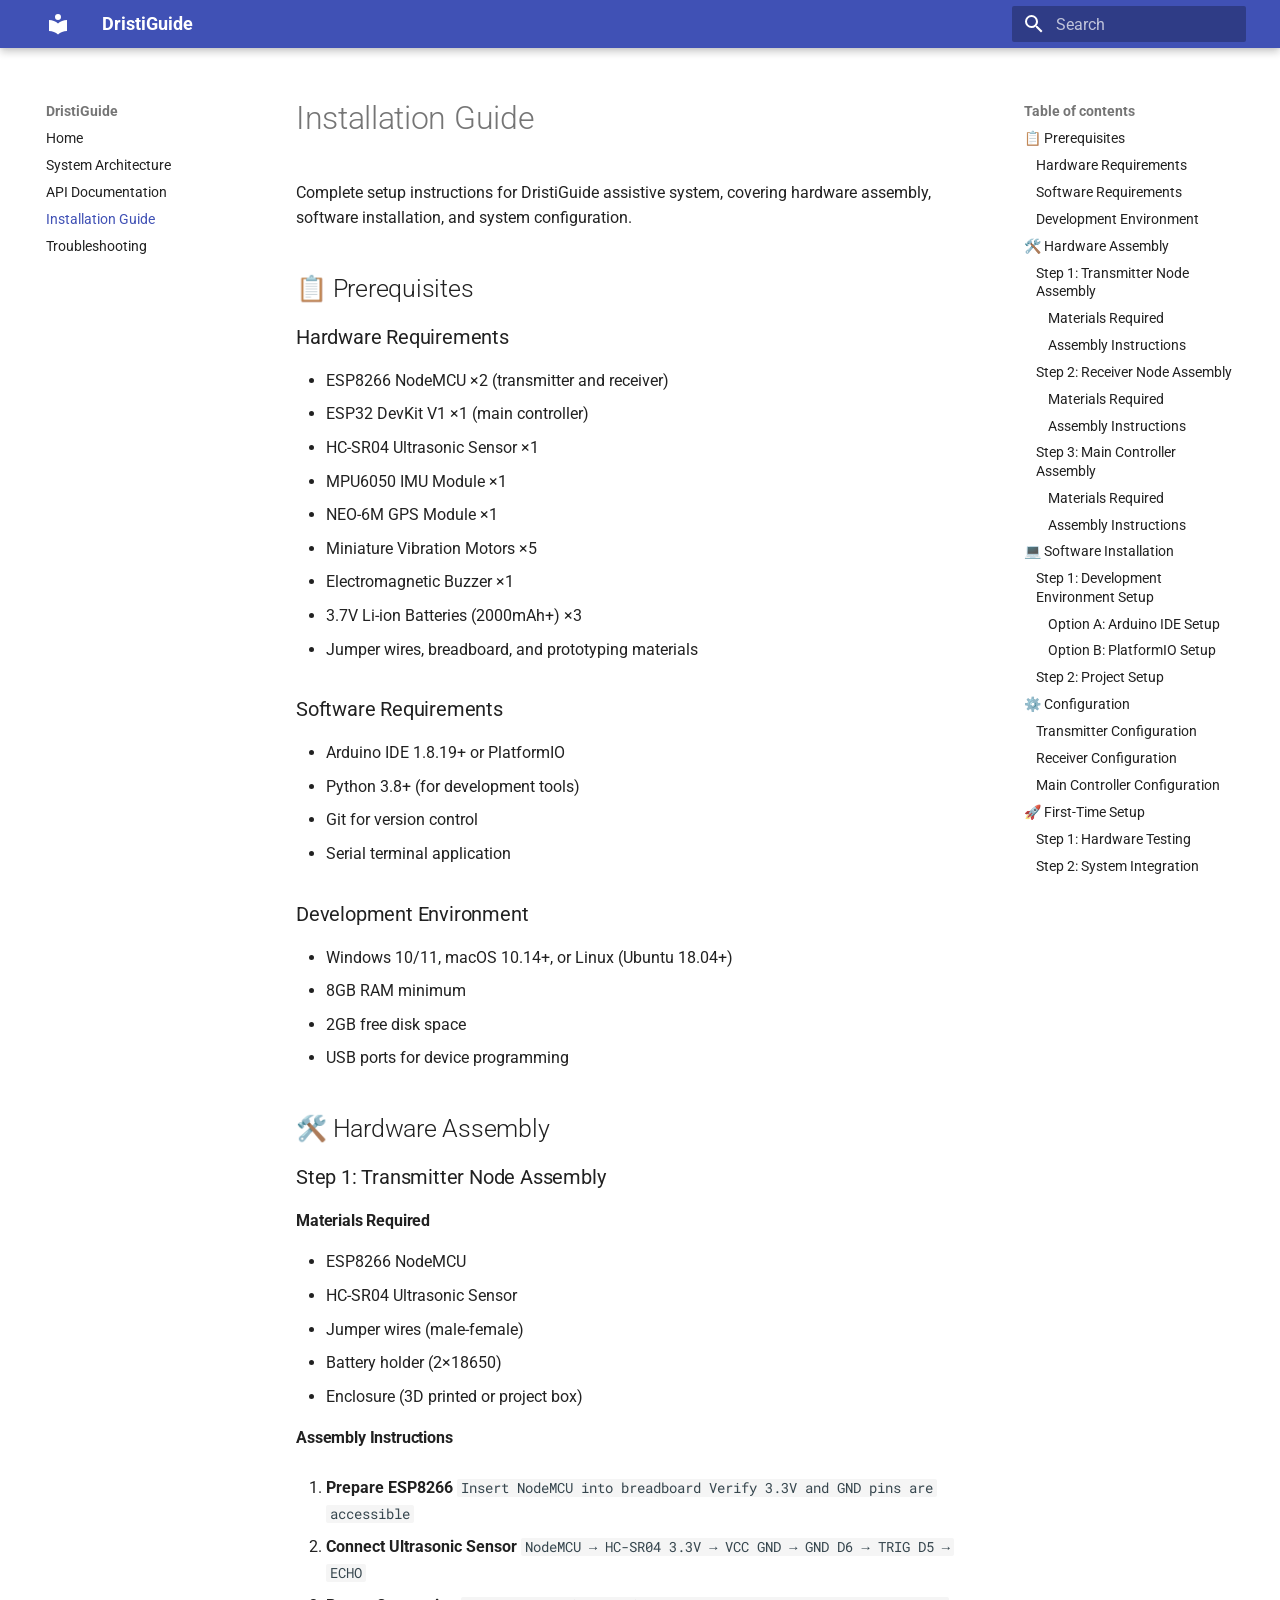
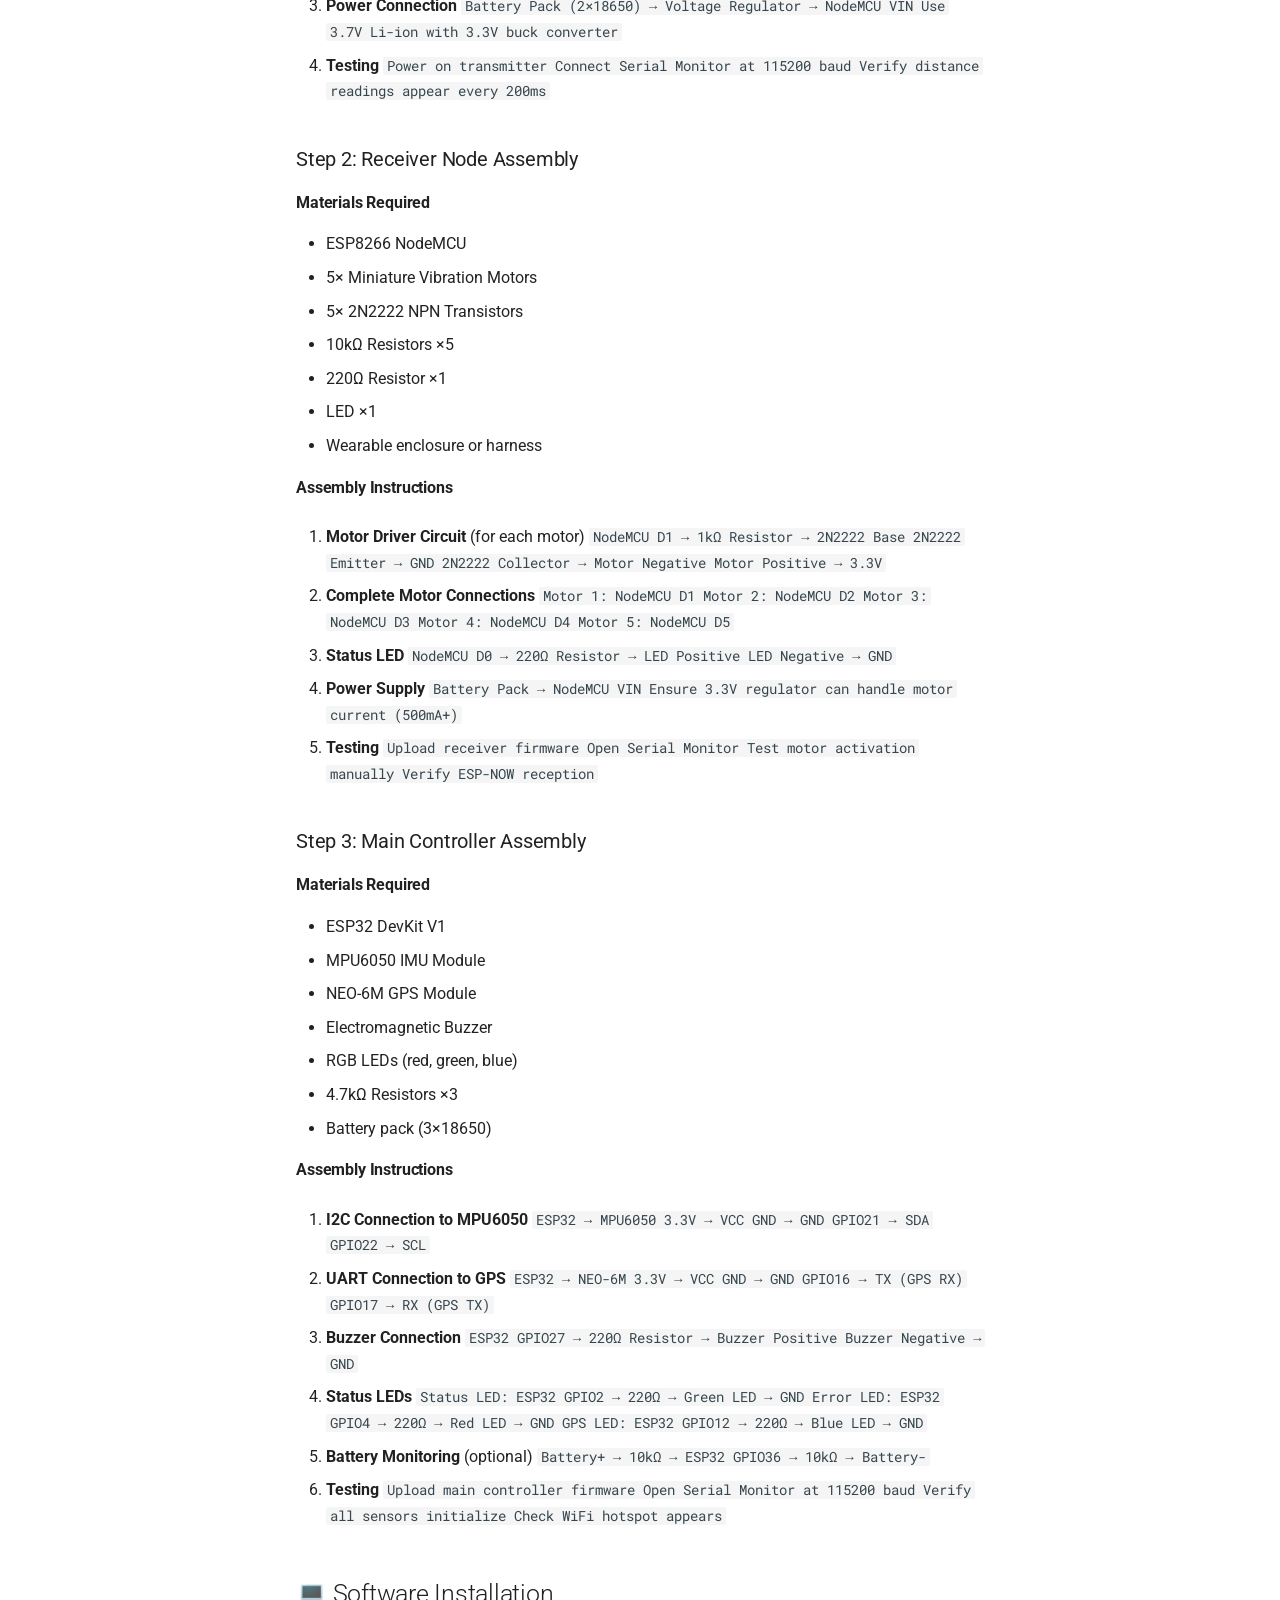
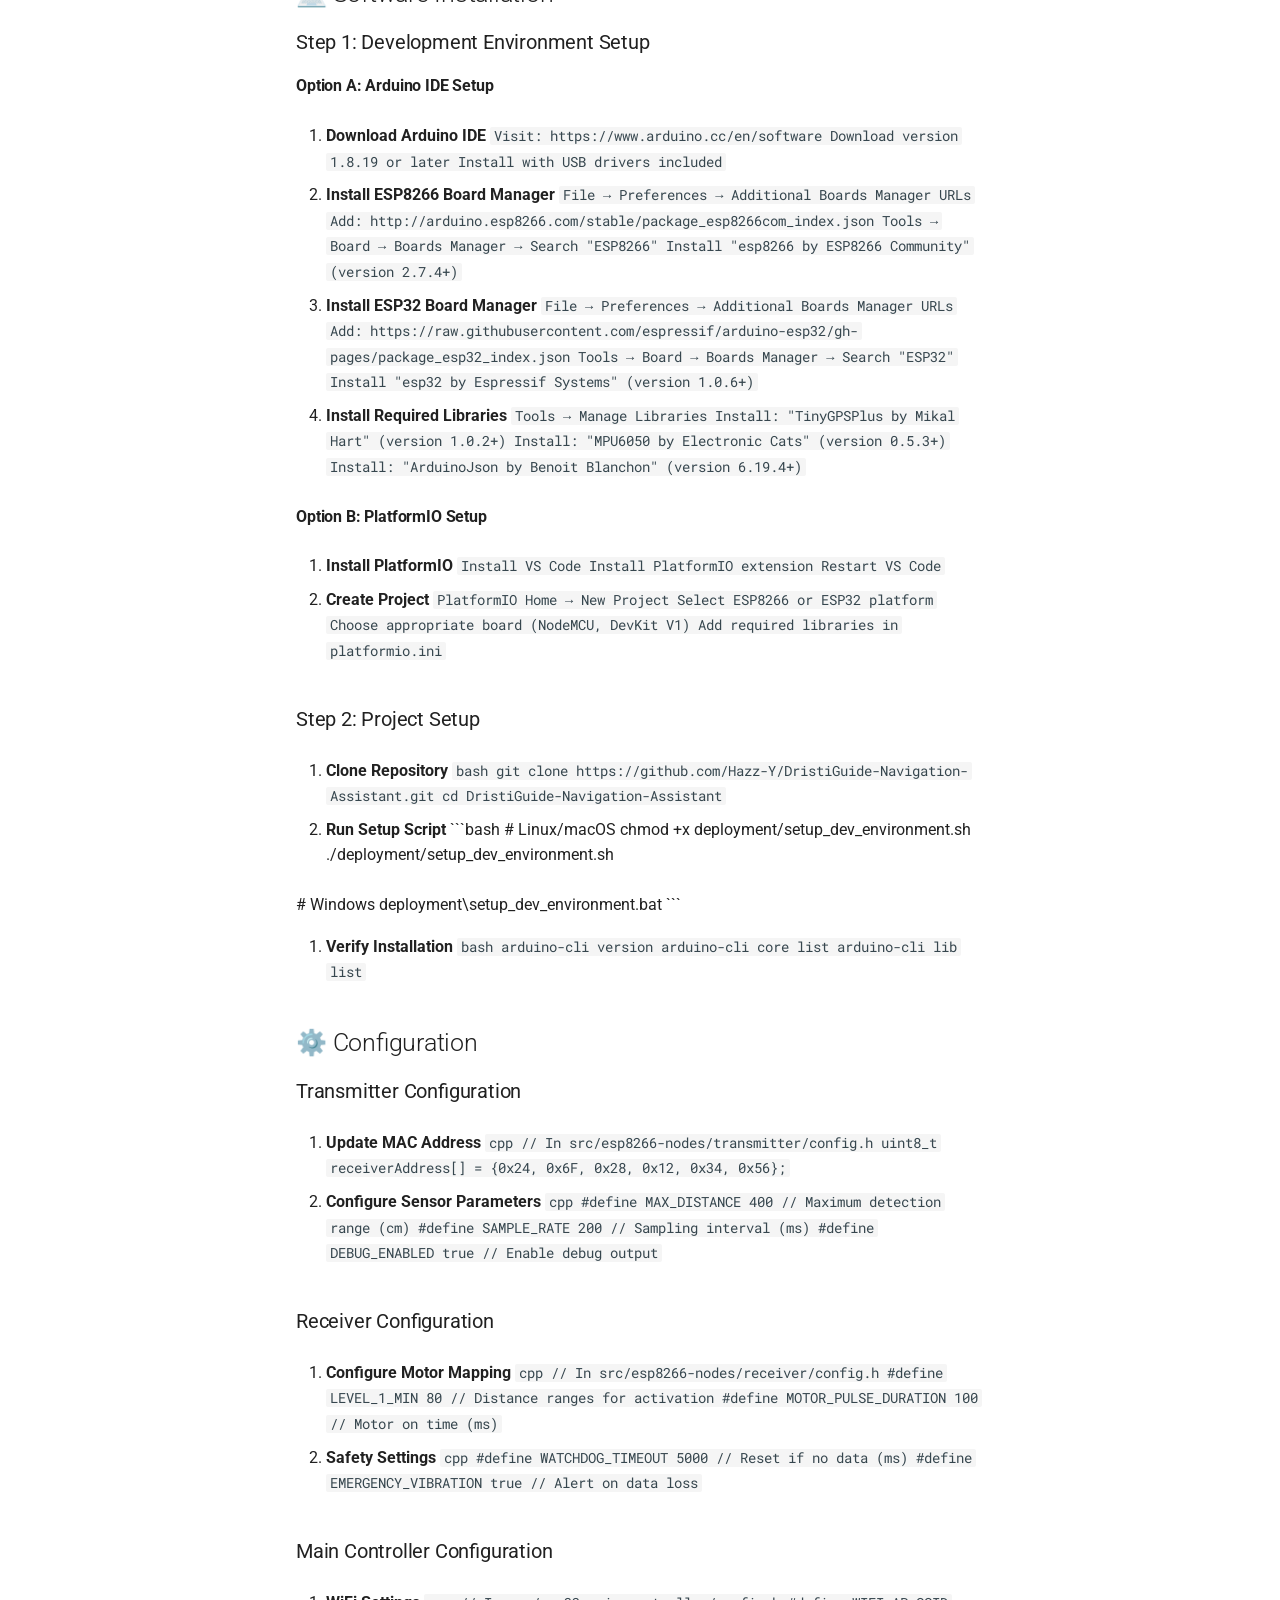
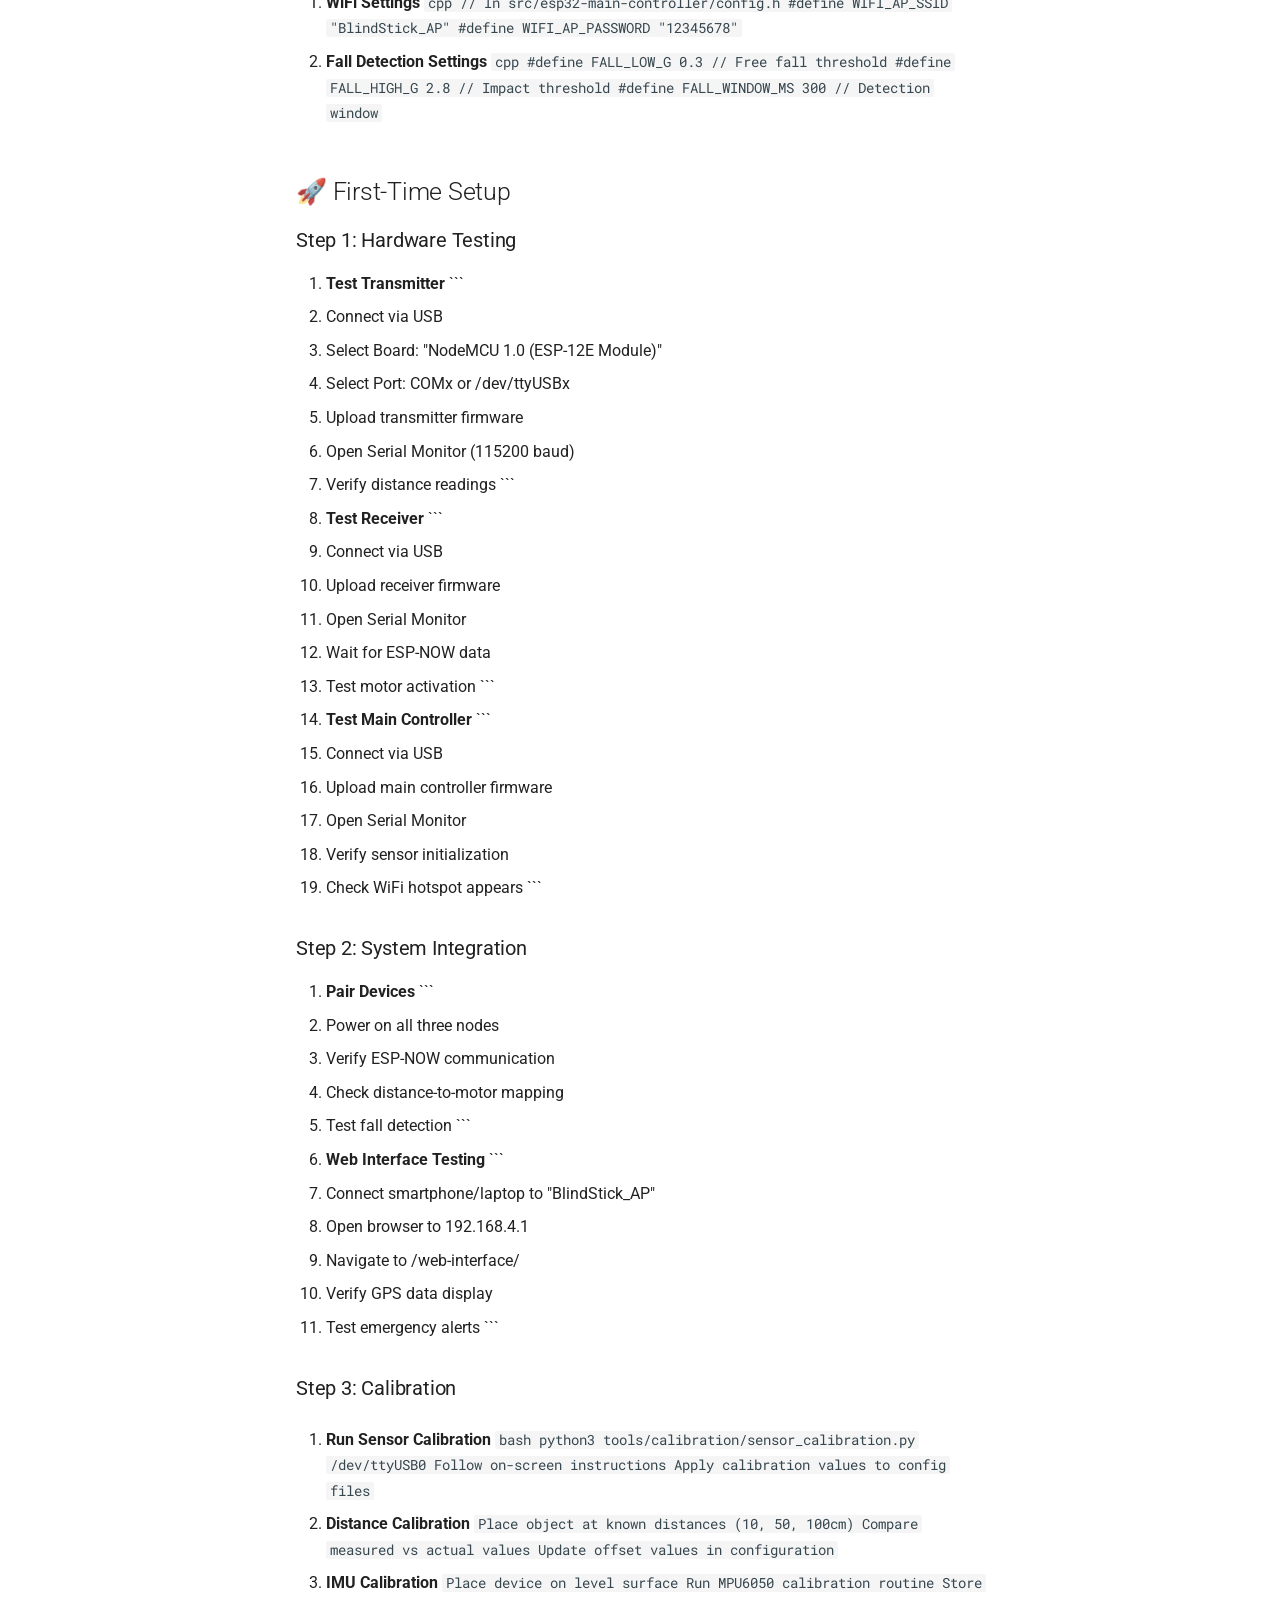
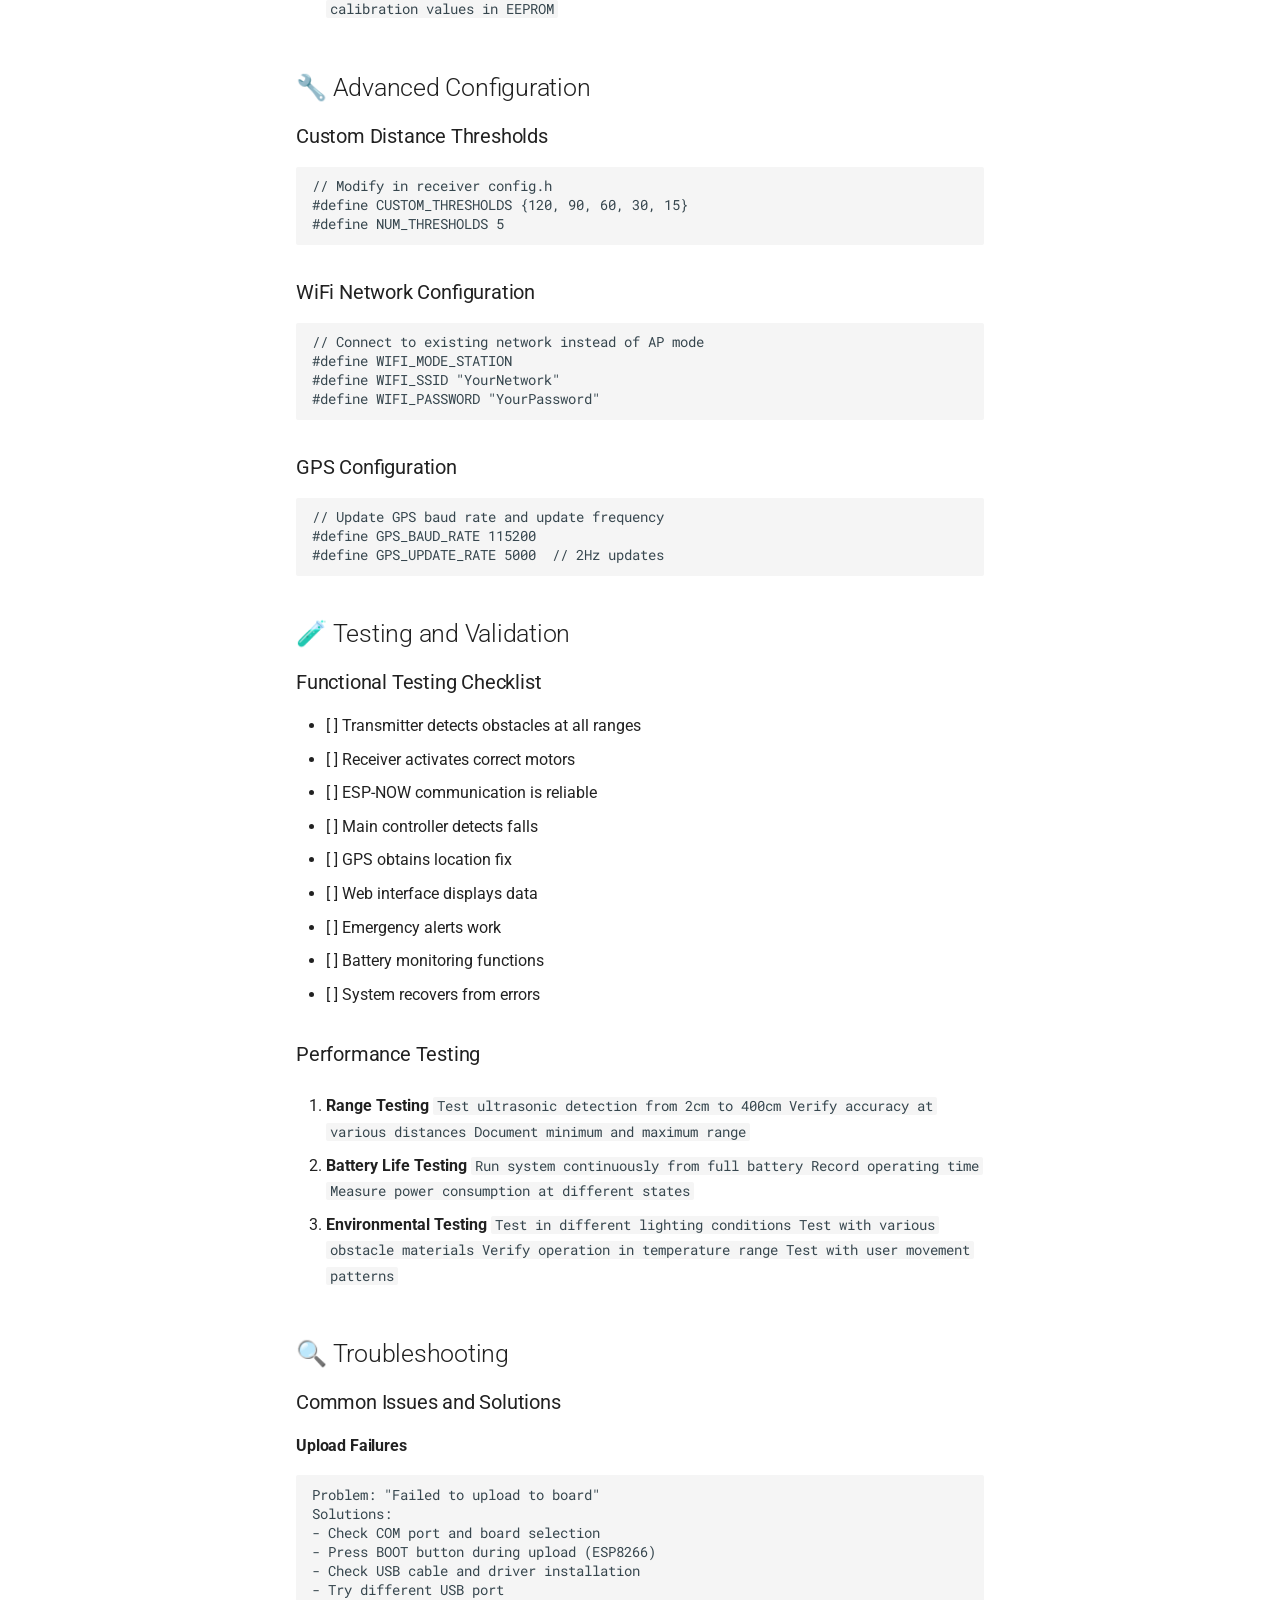
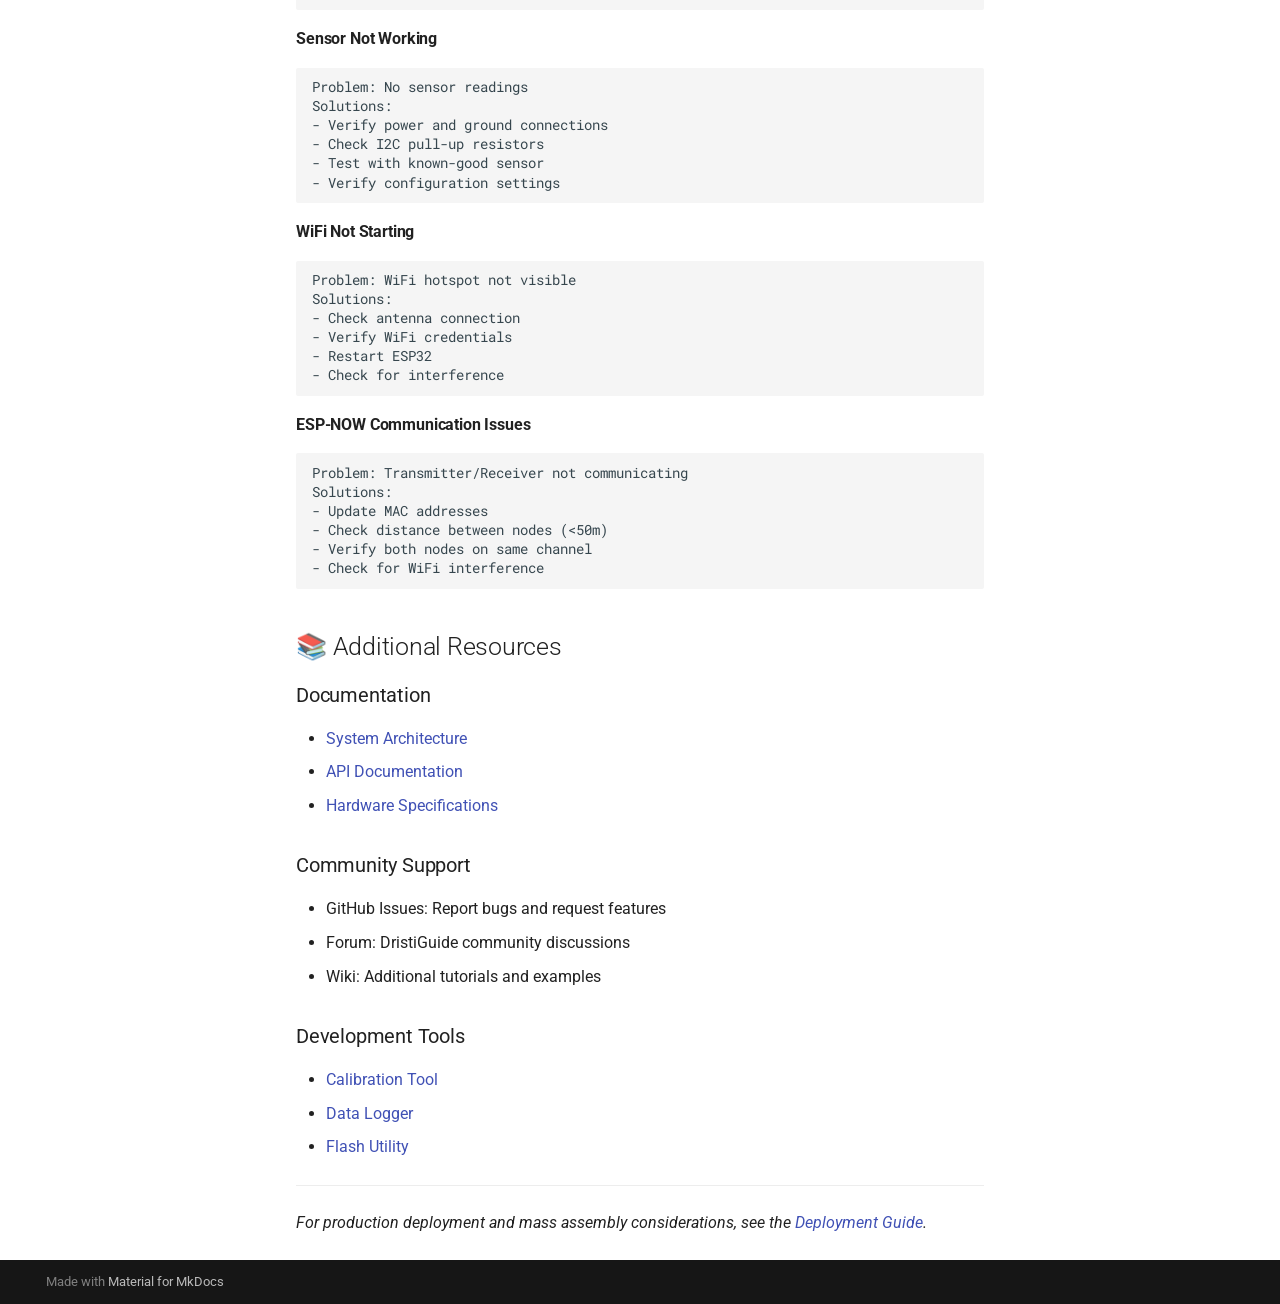
<file: installation_guide/index.html>
<!doctype html>
<html lang="en" class="no-js">
  <head>
    
      <meta charset="utf-8">
      <meta name="viewport" content="width=device-width,initial-scale=1">
      
      
      
      
        <link rel="prev" href="../api_documentation/">
      
      
        <link rel="next" href="../troubleshooting/">
      
      
        
      
      
      <link rel="icon" href="../assets/images/favicon.png">
      <meta name="generator" content="mkdocs-1.6.1, mkdocs-material-9.7.6">
    
    
      
        <title>Installation Guide - DristiGuide</title>
      
    
    
      <link rel="stylesheet" href="../assets/stylesheets/main.484c7ddc.min.css">
      
      


    
    
      
    
    
      
        
        
        <link rel="preconnect" href="https://fonts.gstatic.com" crossorigin>
        <link rel="stylesheet" href="https://fonts.googleapis.com/css?family=Roboto:300,300i,400,400i,700,700i%7CRoboto+Mono:400,400i,700,700i&display=fallback">
        <style>:root{--md-text-font:"Roboto";--md-code-font:"Roboto Mono"}</style>
      
    
    
    <script>__md_scope=new URL("..",location),__md_hash=e=>[...e].reduce(((e,_)=>(e<<5)-e+_.charCodeAt(0)),0),__md_get=(e,_=localStorage,t=__md_scope)=>JSON.parse(_.getItem(t.pathname+"."+e)),__md_set=(e,_,t=localStorage,a=__md_scope)=>{try{t.setItem(a.pathname+"."+e,JSON.stringify(_))}catch(e){}}</script>
    
      

    
    
  </head>
  
  
    <body dir="ltr">
  
    
    <input class="md-toggle" data-md-toggle="drawer" type="checkbox" id="__drawer" autocomplete="off">
    <input class="md-toggle" data-md-toggle="search" type="checkbox" id="__search" autocomplete="off">
    <label class="md-overlay" for="__drawer"></label>
    <div data-md-component="skip">
      
        
        <a href="#installation-guide" class="md-skip">
          Skip to content
        </a>
      
    </div>
    <div data-md-component="announce">
      
    </div>
    
    
      

  

<header class="md-header md-header--shadow" data-md-component="header">
  <nav class="md-header__inner md-grid" aria-label="Header">
    <a href=".." title="DristiGuide" class="md-header__button md-logo" aria-label="DristiGuide" data-md-component="logo">
      
  
  <svg xmlns="http://www.w3.org/2000/svg" viewBox="0 0 24 24"><path d="M12 8a3 3 0 0 0 3-3 3 3 0 0 0-3-3 3 3 0 0 0-3 3 3 3 0 0 0 3 3m0 3.54C9.64 9.35 6.5 8 3 8v11c3.5 0 6.64 1.35 9 3.54 2.36-2.19 5.5-3.54 9-3.54V8c-3.5 0-6.64 1.35-9 3.54"/></svg>

    </a>
    <label class="md-header__button md-icon" for="__drawer">
      
      <svg xmlns="http://www.w3.org/2000/svg" viewBox="0 0 24 24"><path d="M3 6h18v2H3zm0 5h18v2H3zm0 5h18v2H3z"/></svg>
    </label>
    <div class="md-header__title" data-md-component="header-title">
      <div class="md-header__ellipsis">
        <div class="md-header__topic">
          <span class="md-ellipsis">
            DristiGuide
          </span>
        </div>
        <div class="md-header__topic" data-md-component="header-topic">
          <span class="md-ellipsis">
            
              Installation Guide
            
          </span>
        </div>
      </div>
    </div>
    
    
      <script>var palette=__md_get("__palette");if(palette&&palette.color){if("(prefers-color-scheme)"===palette.color.media){var media=matchMedia("(prefers-color-scheme: light)"),input=document.querySelector(media.matches?"[data-md-color-media='(prefers-color-scheme: light)']":"[data-md-color-media='(prefers-color-scheme: dark)']");palette.color.media=input.getAttribute("data-md-color-media"),palette.color.scheme=input.getAttribute("data-md-color-scheme"),palette.color.primary=input.getAttribute("data-md-color-primary"),palette.color.accent=input.getAttribute("data-md-color-accent")}for(var[key,value]of Object.entries(palette.color))document.body.setAttribute("data-md-color-"+key,value)}</script>
    
    
    
      
      
        <label class="md-header__button md-icon" for="__search">
          
          <svg xmlns="http://www.w3.org/2000/svg" viewBox="0 0 24 24"><path d="M9.5 3A6.5 6.5 0 0 1 16 9.5c0 1.61-.59 3.09-1.56 4.23l.27.27h.79l5 5-1.5 1.5-5-5v-.79l-.27-.27A6.52 6.52 0 0 1 9.5 16 6.5 6.5 0 0 1 3 9.5 6.5 6.5 0 0 1 9.5 3m0 2C7 5 5 7 5 9.5S7 14 9.5 14 14 12 14 9.5 12 5 9.5 5"/></svg>
        </label>
        <div class="md-search" data-md-component="search" role="dialog">
  <label class="md-search__overlay" for="__search"></label>
  <div class="md-search__inner" role="search">
    <form class="md-search__form" name="search">
      <input type="text" class="md-search__input" name="query" aria-label="Search" placeholder="Search" autocapitalize="off" autocorrect="off" autocomplete="off" spellcheck="false" data-md-component="search-query" required>
      <label class="md-search__icon md-icon" for="__search">
        
        <svg xmlns="http://www.w3.org/2000/svg" viewBox="0 0 24 24"><path d="M9.5 3A6.5 6.5 0 0 1 16 9.5c0 1.61-.59 3.09-1.56 4.23l.27.27h.79l5 5-1.5 1.5-5-5v-.79l-.27-.27A6.52 6.52 0 0 1 9.5 16 6.5 6.5 0 0 1 3 9.5 6.5 6.5 0 0 1 9.5 3m0 2C7 5 5 7 5 9.5S7 14 9.5 14 14 12 14 9.5 12 5 9.5 5"/></svg>
        
        <svg xmlns="http://www.w3.org/2000/svg" viewBox="0 0 24 24"><path d="M20 11v2H8l5.5 5.5-1.42 1.42L4.16 12l7.92-7.92L13.5 5.5 8 11z"/></svg>
      </label>
      <nav class="md-search__options" aria-label="Search">
        
        <button type="reset" class="md-search__icon md-icon" title="Clear" aria-label="Clear" tabindex="-1">
          
          <svg xmlns="http://www.w3.org/2000/svg" viewBox="0 0 24 24"><path d="M19 6.41 17.59 5 12 10.59 6.41 5 5 6.41 10.59 12 5 17.59 6.41 19 12 13.41 17.59 19 19 17.59 13.41 12z"/></svg>
        </button>
      </nav>
      
    </form>
    <div class="md-search__output">
      <div class="md-search__scrollwrap" tabindex="0" data-md-scrollfix>
        <div class="md-search-result" data-md-component="search-result">
          <div class="md-search-result__meta">
            Initializing search
          </div>
          <ol class="md-search-result__list" role="presentation"></ol>
        </div>
      </div>
    </div>
  </div>
</div>
      
    
    
  </nav>
  
</header>
    
    <div class="md-container" data-md-component="container">
      
      
        
          
        
      
      <main class="md-main" data-md-component="main">
        <div class="md-main__inner md-grid">
          
            
              
              <div class="md-sidebar md-sidebar--primary" data-md-component="sidebar" data-md-type="navigation" >
                <div class="md-sidebar__scrollwrap">
                  <div class="md-sidebar__inner">
                    



<nav class="md-nav md-nav--primary" aria-label="Navigation" data-md-level="0">
  <label class="md-nav__title" for="__drawer">
    <a href=".." title="DristiGuide" class="md-nav__button md-logo" aria-label="DristiGuide" data-md-component="logo">
      
  
  <svg xmlns="http://www.w3.org/2000/svg" viewBox="0 0 24 24"><path d="M12 8a3 3 0 0 0 3-3 3 3 0 0 0-3-3 3 3 0 0 0-3 3 3 3 0 0 0 3 3m0 3.54C9.64 9.35 6.5 8 3 8v11c3.5 0 6.64 1.35 9 3.54 2.36-2.19 5.5-3.54 9-3.54V8c-3.5 0-6.64 1.35-9 3.54"/></svg>

    </a>
    DristiGuide
  </label>
  
  <ul class="md-nav__list" data-md-scrollfix>
    
      
      
  
  
  
  
    <li class="md-nav__item">
      <a href=".." class="md-nav__link">
        
  
  
  <span class="md-ellipsis">
    
  
    Home
  

    
  </span>
  
  

      </a>
    </li>
  

    
      
      
  
  
  
  
    <li class="md-nav__item">
      <a href="../system_architecture/" class="md-nav__link">
        
  
  
  <span class="md-ellipsis">
    
  
    System Architecture
  

    
  </span>
  
  

      </a>
    </li>
  

    
      
      
  
  
  
  
    <li class="md-nav__item">
      <a href="../api_documentation/" class="md-nav__link">
        
  
  
  <span class="md-ellipsis">
    
  
    API Documentation
  

    
  </span>
  
  

      </a>
    </li>
  

    
      
      
  
  
    
  
  
  
    <li class="md-nav__item md-nav__item--active">
      
      <input class="md-nav__toggle md-toggle" type="checkbox" id="__toc">
      
      
        
      
      
        <label class="md-nav__link md-nav__link--active" for="__toc">
          
  
  
  <span class="md-ellipsis">
    
  
    Installation Guide
  

    
  </span>
  
  

          <span class="md-nav__icon md-icon"></span>
        </label>
      
      <a href="./" class="md-nav__link md-nav__link--active">
        
  
  
  <span class="md-ellipsis">
    
  
    Installation Guide
  

    
  </span>
  
  

      </a>
      
        

<nav class="md-nav md-nav--secondary" aria-label="Table of contents">
  
  
  
    
  
  
    <label class="md-nav__title" for="__toc">
      <span class="md-nav__icon md-icon"></span>
      Table of contents
    </label>
    <ul class="md-nav__list" data-md-component="toc" data-md-scrollfix>
      
        <li class="md-nav__item">
  <a href="#prerequisites" class="md-nav__link">
    <span class="md-ellipsis">
      
        📋 Prerequisites
      
    </span>
  </a>
  
    <nav class="md-nav" aria-label="📋 Prerequisites">
      <ul class="md-nav__list">
        
          <li class="md-nav__item">
  <a href="#hardware-requirements" class="md-nav__link">
    <span class="md-ellipsis">
      
        Hardware Requirements
      
    </span>
  </a>
  
</li>
        
          <li class="md-nav__item">
  <a href="#software-requirements" class="md-nav__link">
    <span class="md-ellipsis">
      
        Software Requirements
      
    </span>
  </a>
  
</li>
        
          <li class="md-nav__item">
  <a href="#development-environment" class="md-nav__link">
    <span class="md-ellipsis">
      
        Development Environment
      
    </span>
  </a>
  
</li>
        
      </ul>
    </nav>
  
</li>
      
        <li class="md-nav__item">
  <a href="#hardware-assembly" class="md-nav__link">
    <span class="md-ellipsis">
      
        🛠️ Hardware Assembly
      
    </span>
  </a>
  
    <nav class="md-nav" aria-label="🛠️ Hardware Assembly">
      <ul class="md-nav__list">
        
          <li class="md-nav__item">
  <a href="#step-1-transmitter-node-assembly" class="md-nav__link">
    <span class="md-ellipsis">
      
        Step 1: Transmitter Node Assembly
      
    </span>
  </a>
  
    <nav class="md-nav" aria-label="Step 1: Transmitter Node Assembly">
      <ul class="md-nav__list">
        
          <li class="md-nav__item">
  <a href="#materials-required" class="md-nav__link">
    <span class="md-ellipsis">
      
        Materials Required
      
    </span>
  </a>
  
</li>
        
          <li class="md-nav__item">
  <a href="#assembly-instructions" class="md-nav__link">
    <span class="md-ellipsis">
      
        Assembly Instructions
      
    </span>
  </a>
  
</li>
        
      </ul>
    </nav>
  
</li>
        
          <li class="md-nav__item">
  <a href="#step-2-receiver-node-assembly" class="md-nav__link">
    <span class="md-ellipsis">
      
        Step 2: Receiver Node Assembly
      
    </span>
  </a>
  
    <nav class="md-nav" aria-label="Step 2: Receiver Node Assembly">
      <ul class="md-nav__list">
        
          <li class="md-nav__item">
  <a href="#materials-required_1" class="md-nav__link">
    <span class="md-ellipsis">
      
        Materials Required
      
    </span>
  </a>
  
</li>
        
          <li class="md-nav__item">
  <a href="#assembly-instructions_1" class="md-nav__link">
    <span class="md-ellipsis">
      
        Assembly Instructions
      
    </span>
  </a>
  
</li>
        
      </ul>
    </nav>
  
</li>
        
          <li class="md-nav__item">
  <a href="#step-3-main-controller-assembly" class="md-nav__link">
    <span class="md-ellipsis">
      
        Step 3: Main Controller Assembly
      
    </span>
  </a>
  
    <nav class="md-nav" aria-label="Step 3: Main Controller Assembly">
      <ul class="md-nav__list">
        
          <li class="md-nav__item">
  <a href="#materials-required_2" class="md-nav__link">
    <span class="md-ellipsis">
      
        Materials Required
      
    </span>
  </a>
  
</li>
        
          <li class="md-nav__item">
  <a href="#assembly-instructions_2" class="md-nav__link">
    <span class="md-ellipsis">
      
        Assembly Instructions
      
    </span>
  </a>
  
</li>
        
      </ul>
    </nav>
  
</li>
        
      </ul>
    </nav>
  
</li>
      
        <li class="md-nav__item">
  <a href="#software-installation" class="md-nav__link">
    <span class="md-ellipsis">
      
        💻 Software Installation
      
    </span>
  </a>
  
    <nav class="md-nav" aria-label="💻 Software Installation">
      <ul class="md-nav__list">
        
          <li class="md-nav__item">
  <a href="#step-1-development-environment-setup" class="md-nav__link">
    <span class="md-ellipsis">
      
        Step 1: Development Environment Setup
      
    </span>
  </a>
  
    <nav class="md-nav" aria-label="Step 1: Development Environment Setup">
      <ul class="md-nav__list">
        
          <li class="md-nav__item">
  <a href="#option-a-arduino-ide-setup" class="md-nav__link">
    <span class="md-ellipsis">
      
        Option A: Arduino IDE Setup
      
    </span>
  </a>
  
</li>
        
          <li class="md-nav__item">
  <a href="#option-b-platformio-setup" class="md-nav__link">
    <span class="md-ellipsis">
      
        Option B: PlatformIO Setup
      
    </span>
  </a>
  
</li>
        
      </ul>
    </nav>
  
</li>
        
          <li class="md-nav__item">
  <a href="#step-2-project-setup" class="md-nav__link">
    <span class="md-ellipsis">
      
        Step 2: Project Setup
      
    </span>
  </a>
  
</li>
        
      </ul>
    </nav>
  
</li>
      
        <li class="md-nav__item">
  <a href="#configuration" class="md-nav__link">
    <span class="md-ellipsis">
      
        ⚙️ Configuration
      
    </span>
  </a>
  
    <nav class="md-nav" aria-label="⚙️ Configuration">
      <ul class="md-nav__list">
        
          <li class="md-nav__item">
  <a href="#transmitter-configuration" class="md-nav__link">
    <span class="md-ellipsis">
      
        Transmitter Configuration
      
    </span>
  </a>
  
</li>
        
          <li class="md-nav__item">
  <a href="#receiver-configuration" class="md-nav__link">
    <span class="md-ellipsis">
      
        Receiver Configuration
      
    </span>
  </a>
  
</li>
        
          <li class="md-nav__item">
  <a href="#main-controller-configuration" class="md-nav__link">
    <span class="md-ellipsis">
      
        Main Controller Configuration
      
    </span>
  </a>
  
</li>
        
      </ul>
    </nav>
  
</li>
      
        <li class="md-nav__item">
  <a href="#first-time-setup" class="md-nav__link">
    <span class="md-ellipsis">
      
        🚀 First-Time Setup
      
    </span>
  </a>
  
    <nav class="md-nav" aria-label="🚀 First-Time Setup">
      <ul class="md-nav__list">
        
          <li class="md-nav__item">
  <a href="#step-1-hardware-testing" class="md-nav__link">
    <span class="md-ellipsis">
      
        Step 1: Hardware Testing
      
    </span>
  </a>
  
</li>
        
          <li class="md-nav__item">
  <a href="#step-2-system-integration" class="md-nav__link">
    <span class="md-ellipsis">
      
        Step 2: System Integration
      
    </span>
  </a>
  
</li>
        
          <li class="md-nav__item">
  <a href="#step-3-calibration" class="md-nav__link">
    <span class="md-ellipsis">
      
        Step 3: Calibration
      
    </span>
  </a>
  
</li>
        
      </ul>
    </nav>
  
</li>
      
        <li class="md-nav__item">
  <a href="#advanced-configuration" class="md-nav__link">
    <span class="md-ellipsis">
      
        🔧 Advanced Configuration
      
    </span>
  </a>
  
    <nav class="md-nav" aria-label="🔧 Advanced Configuration">
      <ul class="md-nav__list">
        
          <li class="md-nav__item">
  <a href="#custom-distance-thresholds" class="md-nav__link">
    <span class="md-ellipsis">
      
        Custom Distance Thresholds
      
    </span>
  </a>
  
</li>
        
          <li class="md-nav__item">
  <a href="#wifi-network-configuration" class="md-nav__link">
    <span class="md-ellipsis">
      
        WiFi Network Configuration
      
    </span>
  </a>
  
</li>
        
          <li class="md-nav__item">
  <a href="#gps-configuration" class="md-nav__link">
    <span class="md-ellipsis">
      
        GPS Configuration
      
    </span>
  </a>
  
</li>
        
      </ul>
    </nav>
  
</li>
      
        <li class="md-nav__item">
  <a href="#testing-and-validation" class="md-nav__link">
    <span class="md-ellipsis">
      
        🧪 Testing and Validation
      
    </span>
  </a>
  
    <nav class="md-nav" aria-label="🧪 Testing and Validation">
      <ul class="md-nav__list">
        
          <li class="md-nav__item">
  <a href="#functional-testing-checklist" class="md-nav__link">
    <span class="md-ellipsis">
      
        Functional Testing Checklist
      
    </span>
  </a>
  
</li>
        
          <li class="md-nav__item">
  <a href="#performance-testing" class="md-nav__link">
    <span class="md-ellipsis">
      
        Performance Testing
      
    </span>
  </a>
  
</li>
        
      </ul>
    </nav>
  
</li>
      
        <li class="md-nav__item">
  <a href="#troubleshooting" class="md-nav__link">
    <span class="md-ellipsis">
      
        🔍 Troubleshooting
      
    </span>
  </a>
  
    <nav class="md-nav" aria-label="🔍 Troubleshooting">
      <ul class="md-nav__list">
        
          <li class="md-nav__item">
  <a href="#common-issues-and-solutions" class="md-nav__link">
    <span class="md-ellipsis">
      
        Common Issues and Solutions
      
    </span>
  </a>
  
    <nav class="md-nav" aria-label="Common Issues and Solutions">
      <ul class="md-nav__list">
        
          <li class="md-nav__item">
  <a href="#upload-failures" class="md-nav__link">
    <span class="md-ellipsis">
      
        Upload Failures
      
    </span>
  </a>
  
</li>
        
          <li class="md-nav__item">
  <a href="#sensor-not-working" class="md-nav__link">
    <span class="md-ellipsis">
      
        Sensor Not Working
      
    </span>
  </a>
  
</li>
        
          <li class="md-nav__item">
  <a href="#wifi-not-starting" class="md-nav__link">
    <span class="md-ellipsis">
      
        WiFi Not Starting
      
    </span>
  </a>
  
</li>
        
          <li class="md-nav__item">
  <a href="#esp-now-communication-issues" class="md-nav__link">
    <span class="md-ellipsis">
      
        ESP-NOW Communication Issues
      
    </span>
  </a>
  
</li>
        
      </ul>
    </nav>
  
</li>
        
      </ul>
    </nav>
  
</li>
      
        <li class="md-nav__item">
  <a href="#additional-resources" class="md-nav__link">
    <span class="md-ellipsis">
      
        📚 Additional Resources
      
    </span>
  </a>
  
    <nav class="md-nav" aria-label="📚 Additional Resources">
      <ul class="md-nav__list">
        
          <li class="md-nav__item">
  <a href="#documentation" class="md-nav__link">
    <span class="md-ellipsis">
      
        Documentation
      
    </span>
  </a>
  
</li>
        
          <li class="md-nav__item">
  <a href="#community-support" class="md-nav__link">
    <span class="md-ellipsis">
      
        Community Support
      
    </span>
  </a>
  
</li>
        
          <li class="md-nav__item">
  <a href="#development-tools" class="md-nav__link">
    <span class="md-ellipsis">
      
        Development Tools
      
    </span>
  </a>
  
</li>
        
      </ul>
    </nav>
  
</li>
      
    </ul>
  
</nav>
      
    </li>
  

    
      
      
  
  
  
  
    <li class="md-nav__item">
      <a href="../troubleshooting/" class="md-nav__link">
        
  
  
  <span class="md-ellipsis">
    
  
    Troubleshooting
  

    
  </span>
  
  

      </a>
    </li>
  

    
  </ul>
</nav>
                  </div>
                </div>
              </div>
            
            
              
              <div class="md-sidebar md-sidebar--secondary" data-md-component="sidebar" data-md-type="toc" >
                <div class="md-sidebar__scrollwrap">
                  <div class="md-sidebar__inner">
                    

<nav class="md-nav md-nav--secondary" aria-label="Table of contents">
  
  
  
    
  
  
    <label class="md-nav__title" for="__toc">
      <span class="md-nav__icon md-icon"></span>
      Table of contents
    </label>
    <ul class="md-nav__list" data-md-component="toc" data-md-scrollfix>
      
        <li class="md-nav__item">
  <a href="#prerequisites" class="md-nav__link">
    <span class="md-ellipsis">
      
        📋 Prerequisites
      
    </span>
  </a>
  
    <nav class="md-nav" aria-label="📋 Prerequisites">
      <ul class="md-nav__list">
        
          <li class="md-nav__item">
  <a href="#hardware-requirements" class="md-nav__link">
    <span class="md-ellipsis">
      
        Hardware Requirements
      
    </span>
  </a>
  
</li>
        
          <li class="md-nav__item">
  <a href="#software-requirements" class="md-nav__link">
    <span class="md-ellipsis">
      
        Software Requirements
      
    </span>
  </a>
  
</li>
        
          <li class="md-nav__item">
  <a href="#development-environment" class="md-nav__link">
    <span class="md-ellipsis">
      
        Development Environment
      
    </span>
  </a>
  
</li>
        
      </ul>
    </nav>
  
</li>
      
        <li class="md-nav__item">
  <a href="#hardware-assembly" class="md-nav__link">
    <span class="md-ellipsis">
      
        🛠️ Hardware Assembly
      
    </span>
  </a>
  
    <nav class="md-nav" aria-label="🛠️ Hardware Assembly">
      <ul class="md-nav__list">
        
          <li class="md-nav__item">
  <a href="#step-1-transmitter-node-assembly" class="md-nav__link">
    <span class="md-ellipsis">
      
        Step 1: Transmitter Node Assembly
      
    </span>
  </a>
  
    <nav class="md-nav" aria-label="Step 1: Transmitter Node Assembly">
      <ul class="md-nav__list">
        
          <li class="md-nav__item">
  <a href="#materials-required" class="md-nav__link">
    <span class="md-ellipsis">
      
        Materials Required
      
    </span>
  </a>
  
</li>
        
          <li class="md-nav__item">
  <a href="#assembly-instructions" class="md-nav__link">
    <span class="md-ellipsis">
      
        Assembly Instructions
      
    </span>
  </a>
  
</li>
        
      </ul>
    </nav>
  
</li>
        
          <li class="md-nav__item">
  <a href="#step-2-receiver-node-assembly" class="md-nav__link">
    <span class="md-ellipsis">
      
        Step 2: Receiver Node Assembly
      
    </span>
  </a>
  
    <nav class="md-nav" aria-label="Step 2: Receiver Node Assembly">
      <ul class="md-nav__list">
        
          <li class="md-nav__item">
  <a href="#materials-required_1" class="md-nav__link">
    <span class="md-ellipsis">
      
        Materials Required
      
    </span>
  </a>
  
</li>
        
          <li class="md-nav__item">
  <a href="#assembly-instructions_1" class="md-nav__link">
    <span class="md-ellipsis">
      
        Assembly Instructions
      
    </span>
  </a>
  
</li>
        
      </ul>
    </nav>
  
</li>
        
          <li class="md-nav__item">
  <a href="#step-3-main-controller-assembly" class="md-nav__link">
    <span class="md-ellipsis">
      
        Step 3: Main Controller Assembly
      
    </span>
  </a>
  
    <nav class="md-nav" aria-label="Step 3: Main Controller Assembly">
      <ul class="md-nav__list">
        
          <li class="md-nav__item">
  <a href="#materials-required_2" class="md-nav__link">
    <span class="md-ellipsis">
      
        Materials Required
      
    </span>
  </a>
  
</li>
        
          <li class="md-nav__item">
  <a href="#assembly-instructions_2" class="md-nav__link">
    <span class="md-ellipsis">
      
        Assembly Instructions
      
    </span>
  </a>
  
</li>
        
      </ul>
    </nav>
  
</li>
        
      </ul>
    </nav>
  
</li>
      
        <li class="md-nav__item">
  <a href="#software-installation" class="md-nav__link">
    <span class="md-ellipsis">
      
        💻 Software Installation
      
    </span>
  </a>
  
    <nav class="md-nav" aria-label="💻 Software Installation">
      <ul class="md-nav__list">
        
          <li class="md-nav__item">
  <a href="#step-1-development-environment-setup" class="md-nav__link">
    <span class="md-ellipsis">
      
        Step 1: Development Environment Setup
      
    </span>
  </a>
  
    <nav class="md-nav" aria-label="Step 1: Development Environment Setup">
      <ul class="md-nav__list">
        
          <li class="md-nav__item">
  <a href="#option-a-arduino-ide-setup" class="md-nav__link">
    <span class="md-ellipsis">
      
        Option A: Arduino IDE Setup
      
    </span>
  </a>
  
</li>
        
          <li class="md-nav__item">
  <a href="#option-b-platformio-setup" class="md-nav__link">
    <span class="md-ellipsis">
      
        Option B: PlatformIO Setup
      
    </span>
  </a>
  
</li>
        
      </ul>
    </nav>
  
</li>
        
          <li class="md-nav__item">
  <a href="#step-2-project-setup" class="md-nav__link">
    <span class="md-ellipsis">
      
        Step 2: Project Setup
      
    </span>
  </a>
  
</li>
        
      </ul>
    </nav>
  
</li>
      
        <li class="md-nav__item">
  <a href="#configuration" class="md-nav__link">
    <span class="md-ellipsis">
      
        ⚙️ Configuration
      
    </span>
  </a>
  
    <nav class="md-nav" aria-label="⚙️ Configuration">
      <ul class="md-nav__list">
        
          <li class="md-nav__item">
  <a href="#transmitter-configuration" class="md-nav__link">
    <span class="md-ellipsis">
      
        Transmitter Configuration
      
    </span>
  </a>
  
</li>
        
          <li class="md-nav__item">
  <a href="#receiver-configuration" class="md-nav__link">
    <span class="md-ellipsis">
      
        Receiver Configuration
      
    </span>
  </a>
  
</li>
        
          <li class="md-nav__item">
  <a href="#main-controller-configuration" class="md-nav__link">
    <span class="md-ellipsis">
      
        Main Controller Configuration
      
    </span>
  </a>
  
</li>
        
      </ul>
    </nav>
  
</li>
      
        <li class="md-nav__item">
  <a href="#first-time-setup" class="md-nav__link">
    <span class="md-ellipsis">
      
        🚀 First-Time Setup
      
    </span>
  </a>
  
    <nav class="md-nav" aria-label="🚀 First-Time Setup">
      <ul class="md-nav__list">
        
          <li class="md-nav__item">
  <a href="#step-1-hardware-testing" class="md-nav__link">
    <span class="md-ellipsis">
      
        Step 1: Hardware Testing
      
    </span>
  </a>
  
</li>
        
          <li class="md-nav__item">
  <a href="#step-2-system-integration" class="md-nav__link">
    <span class="md-ellipsis">
      
        Step 2: System Integration
      
    </span>
  </a>
  
</li>
        
          <li class="md-nav__item">
  <a href="#step-3-calibration" class="md-nav__link">
    <span class="md-ellipsis">
      
        Step 3: Calibration
      
    </span>
  </a>
  
</li>
        
      </ul>
    </nav>
  
</li>
      
        <li class="md-nav__item">
  <a href="#advanced-configuration" class="md-nav__link">
    <span class="md-ellipsis">
      
        🔧 Advanced Configuration
      
    </span>
  </a>
  
    <nav class="md-nav" aria-label="🔧 Advanced Configuration">
      <ul class="md-nav__list">
        
          <li class="md-nav__item">
  <a href="#custom-distance-thresholds" class="md-nav__link">
    <span class="md-ellipsis">
      
        Custom Distance Thresholds
      
    </span>
  </a>
  
</li>
        
          <li class="md-nav__item">
  <a href="#wifi-network-configuration" class="md-nav__link">
    <span class="md-ellipsis">
      
        WiFi Network Configuration
      
    </span>
  </a>
  
</li>
        
          <li class="md-nav__item">
  <a href="#gps-configuration" class="md-nav__link">
    <span class="md-ellipsis">
      
        GPS Configuration
      
    </span>
  </a>
  
</li>
        
      </ul>
    </nav>
  
</li>
      
        <li class="md-nav__item">
  <a href="#testing-and-validation" class="md-nav__link">
    <span class="md-ellipsis">
      
        🧪 Testing and Validation
      
    </span>
  </a>
  
    <nav class="md-nav" aria-label="🧪 Testing and Validation">
      <ul class="md-nav__list">
        
          <li class="md-nav__item">
  <a href="#functional-testing-checklist" class="md-nav__link">
    <span class="md-ellipsis">
      
        Functional Testing Checklist
      
    </span>
  </a>
  
</li>
        
          <li class="md-nav__item">
  <a href="#performance-testing" class="md-nav__link">
    <span class="md-ellipsis">
      
        Performance Testing
      
    </span>
  </a>
  
</li>
        
      </ul>
    </nav>
  
</li>
      
        <li class="md-nav__item">
  <a href="#troubleshooting" class="md-nav__link">
    <span class="md-ellipsis">
      
        🔍 Troubleshooting
      
    </span>
  </a>
  
    <nav class="md-nav" aria-label="🔍 Troubleshooting">
      <ul class="md-nav__list">
        
          <li class="md-nav__item">
  <a href="#common-issues-and-solutions" class="md-nav__link">
    <span class="md-ellipsis">
      
        Common Issues and Solutions
      
    </span>
  </a>
  
    <nav class="md-nav" aria-label="Common Issues and Solutions">
      <ul class="md-nav__list">
        
          <li class="md-nav__item">
  <a href="#upload-failures" class="md-nav__link">
    <span class="md-ellipsis">
      
        Upload Failures
      
    </span>
  </a>
  
</li>
        
          <li class="md-nav__item">
  <a href="#sensor-not-working" class="md-nav__link">
    <span class="md-ellipsis">
      
        Sensor Not Working
      
    </span>
  </a>
  
</li>
        
          <li class="md-nav__item">
  <a href="#wifi-not-starting" class="md-nav__link">
    <span class="md-ellipsis">
      
        WiFi Not Starting
      
    </span>
  </a>
  
</li>
        
          <li class="md-nav__item">
  <a href="#esp-now-communication-issues" class="md-nav__link">
    <span class="md-ellipsis">
      
        ESP-NOW Communication Issues
      
    </span>
  </a>
  
</li>
        
      </ul>
    </nav>
  
</li>
        
      </ul>
    </nav>
  
</li>
      
        <li class="md-nav__item">
  <a href="#additional-resources" class="md-nav__link">
    <span class="md-ellipsis">
      
        📚 Additional Resources
      
    </span>
  </a>
  
    <nav class="md-nav" aria-label="📚 Additional Resources">
      <ul class="md-nav__list">
        
          <li class="md-nav__item">
  <a href="#documentation" class="md-nav__link">
    <span class="md-ellipsis">
      
        Documentation
      
    </span>
  </a>
  
</li>
        
          <li class="md-nav__item">
  <a href="#community-support" class="md-nav__link">
    <span class="md-ellipsis">
      
        Community Support
      
    </span>
  </a>
  
</li>
        
          <li class="md-nav__item">
  <a href="#development-tools" class="md-nav__link">
    <span class="md-ellipsis">
      
        Development Tools
      
    </span>
  </a>
  
</li>
        
      </ul>
    </nav>
  
</li>
      
    </ul>
  
</nav>
                  </div>
                </div>
              </div>
            
          
          
            <div class="md-content" data-md-component="content">
              
              <article class="md-content__inner md-typeset">
                
                  



<h1 id="installation-guide">Installation Guide</h1>
<p>Complete setup instructions for DristiGuide assistive system, covering hardware assembly, software installation, and system configuration.</p>
<h2 id="prerequisites">📋 Prerequisites</h2>
<h3 id="hardware-requirements">Hardware Requirements</h3>
<ul>
<li>ESP8266 NodeMCU ×2 (transmitter and receiver)</li>
<li>ESP32 DevKit V1 ×1 (main controller)</li>
<li>HC-SR04 Ultrasonic Sensor ×1</li>
<li>MPU6050 IMU Module ×1</li>
<li>NEO-6M GPS Module ×1</li>
<li>Miniature Vibration Motors ×5</li>
<li>Electromagnetic Buzzer ×1</li>
<li>3.7V Li-ion Batteries (2000mAh+) ×3</li>
<li>Jumper wires, breadboard, and prototyping materials</li>
</ul>
<h3 id="software-requirements">Software Requirements</h3>
<ul>
<li>Arduino IDE 1.8.19+ or PlatformIO</li>
<li>Python 3.8+ (for development tools)</li>
<li>Git for version control</li>
<li>Serial terminal application</li>
</ul>
<h3 id="development-environment">Development Environment</h3>
<ul>
<li>Windows 10/11, macOS 10.14+, or Linux (Ubuntu 18.04+)</li>
<li>8GB RAM minimum</li>
<li>2GB free disk space</li>
<li>USB ports for device programming</li>
</ul>
<h2 id="hardware-assembly">🛠️ Hardware Assembly</h2>
<h3 id="step-1-transmitter-node-assembly">Step 1: Transmitter Node Assembly</h3>
<h4 id="materials-required">Materials Required</h4>
<ul>
<li>ESP8266 NodeMCU</li>
<li>HC-SR04 Ultrasonic Sensor</li>
<li>Jumper wires (male-female)</li>
<li>Battery holder (2×18650)</li>
<li>Enclosure (3D printed or project box)</li>
</ul>
<h4 id="assembly-instructions">Assembly Instructions</h4>
<ol>
<li>
<p><strong>Prepare ESP8266</strong>
   <code>Insert NodeMCU into breadboard
   Verify 3.3V and GND pins are accessible</code></p>
</li>
<li>
<p><strong>Connect Ultrasonic Sensor</strong>
   <code>NodeMCU  →  HC-SR04
   3.3V     →  VCC
   GND       →  GND
   D6        →  TRIG
   D5        →  ECHO</code></p>
</li>
<li>
<p><strong>Power Connection</strong>
   <code>Battery Pack (2×18650) → Voltage Regulator → NodeMCU VIN
   Use 3.7V Li-ion with 3.3V buck converter</code></p>
</li>
<li>
<p><strong>Testing</strong>
   <code>Power on transmitter
   Connect Serial Monitor at 115200 baud
   Verify distance readings appear every 200ms</code></p>
</li>
</ol>
<h3 id="step-2-receiver-node-assembly">Step 2: Receiver Node Assembly</h3>
<h4 id="materials-required_1">Materials Required</h4>
<ul>
<li>ESP8266 NodeMCU</li>
<li>5× Miniature Vibration Motors</li>
<li>5× 2N2222 NPN Transistors</li>
<li>10kΩ Resistors ×5</li>
<li>220Ω Resistor ×1</li>
<li>LED ×1</li>
<li>Wearable enclosure or harness</li>
</ul>
<h4 id="assembly-instructions_1">Assembly Instructions</h4>
<ol>
<li>
<p><strong>Motor Driver Circuit</strong> (for each motor)
   <code>NodeMCU D1 → 1kΩ Resistor → 2N2222 Base
   2N2222 Emitter → GND
   2N2222 Collector → Motor Negative
   Motor Positive → 3.3V</code></p>
</li>
<li>
<p><strong>Complete Motor Connections</strong>
   <code>Motor 1: NodeMCU D1
   Motor 2: NodeMCU D2
   Motor 3: NodeMCU D3
   Motor 4: NodeMCU D4
   Motor 5: NodeMCU D5</code></p>
</li>
<li>
<p><strong>Status LED</strong>
   <code>NodeMCU D0 → 220Ω Resistor → LED Positive
   LED Negative → GND</code></p>
</li>
<li>
<p><strong>Power Supply</strong>
   <code>Battery Pack → NodeMCU VIN
   Ensure 3.3V regulator can handle motor current (500mA+)</code></p>
</li>
<li>
<p><strong>Testing</strong>
   <code>Upload receiver firmware
   Open Serial Monitor
   Test motor activation manually
   Verify ESP-NOW reception</code></p>
</li>
</ol>
<h3 id="step-3-main-controller-assembly">Step 3: Main Controller Assembly</h3>
<h4 id="materials-required_2">Materials Required</h4>
<ul>
<li>ESP32 DevKit V1</li>
<li>MPU6050 IMU Module</li>
<li>NEO-6M GPS Module</li>
<li>Electromagnetic Buzzer</li>
<li>RGB LEDs (red, green, blue)</li>
<li>4.7kΩ Resistors ×3</li>
<li>Battery pack (3×18650)</li>
</ul>
<h4 id="assembly-instructions_2">Assembly Instructions</h4>
<ol>
<li>
<p><strong>I2C Connection to MPU6050</strong>
   <code>ESP32       →  MPU6050
   3.3V        →  VCC
   GND         →  GND
   GPIO21      →  SDA
   GPIO22      →  SCL</code></p>
</li>
<li>
<p><strong>UART Connection to GPS</strong>
   <code>ESP32       →  NEO-6M
   3.3V        →  VCC
   GND         →  GND
   GPIO16      →  TX (GPS RX)
   GPIO17      →  RX (GPS TX)</code></p>
</li>
<li>
<p><strong>Buzzer Connection</strong>
   <code>ESP32 GPIO27 → 220Ω Resistor → Buzzer Positive
   Buzzer Negative → GND</code></p>
</li>
<li>
<p><strong>Status LEDs</strong>
   <code>Status LED:  ESP32 GPIO2 → 220Ω → Green LED → GND
   Error LED:   ESP32 GPIO4 → 220Ω → Red LED → GND
   GPS LED:     ESP32 GPIO12 → 220Ω → Blue LED → GND</code></p>
</li>
<li>
<p><strong>Battery Monitoring</strong> (optional)
   <code>Battery+ → 10kΩ → ESP32 GPIO36 → 10kΩ → Battery-</code></p>
</li>
<li>
<p><strong>Testing</strong>
   <code>Upload main controller firmware
   Open Serial Monitor at 115200 baud
   Verify all sensors initialize
   Check WiFi hotspot appears</code></p>
</li>
</ol>
<h2 id="software-installation">💻 Software Installation</h2>
<h3 id="step-1-development-environment-setup">Step 1: Development Environment Setup</h3>
<h4 id="option-a-arduino-ide-setup">Option A: Arduino IDE Setup</h4>
<ol>
<li>
<p><strong>Download Arduino IDE</strong>
   <code>Visit: https://www.arduino.cc/en/software
   Download version 1.8.19 or later
   Install with USB drivers included</code></p>
</li>
<li>
<p><strong>Install ESP8266 Board Manager</strong>
   <code>File → Preferences → Additional Boards Manager URLs
   Add: http://arduino.esp8266.com/stable/package_esp8266com_index.json
   Tools → Board → Boards Manager → Search "ESP8266"
   Install "esp8266 by ESP8266 Community" (version 2.7.4+)</code></p>
</li>
<li>
<p><strong>Install ESP32 Board Manager</strong>
   <code>File → Preferences → Additional Boards Manager URLs
   Add: https://raw.githubusercontent.com/espressif/arduino-esp32/gh-pages/package_esp32_index.json
   Tools → Board → Boards Manager → Search "ESP32"
   Install "esp32 by Espressif Systems" (version 1.0.6+)</code></p>
</li>
<li>
<p><strong>Install Required Libraries</strong>
   <code>Tools → Manage Libraries
   Install: "TinyGPSPlus by Mikal Hart" (version 1.0.2+)
   Install: "MPU6050 by Electronic Cats" (version 0.5.3+)
   Install: "ArduinoJson by Benoit Blanchon" (version 6.19.4+)</code></p>
</li>
</ol>
<h4 id="option-b-platformio-setup">Option B: PlatformIO Setup</h4>
<ol>
<li>
<p><strong>Install PlatformIO</strong>
   <code>Install VS Code
   Install PlatformIO extension
   Restart VS Code</code></p>
</li>
<li>
<p><strong>Create Project</strong>
   <code>PlatformIO Home → New Project
   Select ESP8266 or ESP32 platform
   Choose appropriate board (NodeMCU, DevKit V1)
   Add required libraries in platformio.ini</code></p>
</li>
</ol>
<h3 id="step-2-project-setup">Step 2: Project Setup</h3>
<ol>
<li>
<p><strong>Clone Repository</strong>
   <code>bash
   git clone https://github.com/Hazz-Y/DristiGuide-Navigation-Assistant.git
   cd DristiGuide-Navigation-Assistant</code></p>
</li>
<li>
<p><strong>Run Setup Script</strong>
   ```bash
   # Linux/macOS
   chmod +x deployment/setup_dev_environment.sh
   ./deployment/setup_dev_environment.sh</p>
</li>
</ol>
<p># Windows
   deployment\setup_dev_environment.bat
   ```</p>
<ol>
<li><strong>Verify Installation</strong>
   <code>bash
   arduino-cli version
   arduino-cli core list
   arduino-cli lib list</code></li>
</ol>
<h2 id="configuration">⚙️ Configuration</h2>
<h3 id="transmitter-configuration">Transmitter Configuration</h3>
<ol>
<li>
<p><strong>Update MAC Address</strong>
   <code>cpp
   // In src/esp8266-nodes/transmitter/config.h
   uint8_t receiverAddress[] = {0x24, 0x6F, 0x28, 0x12, 0x34, 0x56};</code></p>
</li>
<li>
<p><strong>Configure Sensor Parameters</strong>
   <code>cpp
   #define MAX_DISTANCE 400     // Maximum detection range (cm)
   #define SAMPLE_RATE 200       // Sampling interval (ms)
   #define DEBUG_ENABLED true    // Enable debug output</code></p>
</li>
</ol>
<h3 id="receiver-configuration">Receiver Configuration</h3>
<ol>
<li>
<p><strong>Configure Motor Mapping</strong>
   <code>cpp
   // In src/esp8266-nodes/receiver/config.h
   #define LEVEL_1_MIN 80       // Distance ranges for activation
   #define MOTOR_PULSE_DURATION 100  // Motor on time (ms)</code></p>
</li>
<li>
<p><strong>Safety Settings</strong>
   <code>cpp
   #define WATCHDOG_TIMEOUT 5000     // Reset if no data (ms)
   #define EMERGENCY_VIBRATION true   // Alert on data loss</code></p>
</li>
</ol>
<h3 id="main-controller-configuration">Main Controller Configuration</h3>
<ol>
<li>
<p><strong>WiFi Settings</strong>
   <code>cpp
   // In src/esp32-main-controller/config.h
   #define WIFI_AP_SSID "BlindStick_AP"
   #define WIFI_AP_PASSWORD "12345678"</code></p>
</li>
<li>
<p><strong>Fall Detection Settings</strong>
   <code>cpp
   #define FALL_LOW_G 0.3        // Free fall threshold
   #define FALL_HIGH_G 2.8       // Impact threshold
   #define FALL_WINDOW_MS 300      // Detection window</code></p>
</li>
</ol>
<h2 id="first-time-setup">🚀 First-Time Setup</h2>
<h3 id="step-1-hardware-testing">Step 1: Hardware Testing</h3>
<ol>
<li><strong>Test Transmitter</strong>
   ```</li>
<li>Connect via USB</li>
<li>Select Board: "NodeMCU 1.0 (ESP-12E Module)"</li>
<li>Select Port: COMx or /dev/ttyUSBx</li>
<li>Upload transmitter firmware</li>
<li>Open Serial Monitor (115200 baud)</li>
<li>
<p>Verify distance readings
   ```</p>
</li>
<li>
<p><strong>Test Receiver</strong>
   ```</p>
</li>
<li>Connect via USB</li>
<li>Upload receiver firmware</li>
<li>Open Serial Monitor</li>
<li>Wait for ESP-NOW data</li>
<li>
<p>Test motor activation
   ```</p>
</li>
<li>
<p><strong>Test Main Controller</strong>
   ```</p>
</li>
<li>Connect via USB</li>
<li>Upload main controller firmware</li>
<li>Open Serial Monitor</li>
<li>Verify sensor initialization</li>
<li>Check WiFi hotspot appears
   ```</li>
</ol>
<h3 id="step-2-system-integration">Step 2: System Integration</h3>
<ol>
<li><strong>Pair Devices</strong>
   ```</li>
<li>Power on all three nodes</li>
<li>Verify ESP-NOW communication</li>
<li>Check distance-to-motor mapping</li>
<li>
<p>Test fall detection
   ```</p>
</li>
<li>
<p><strong>Web Interface Testing</strong>
   ```</p>
</li>
<li>Connect smartphone/laptop to "BlindStick_AP"</li>
<li>Open browser to 192.168.4.1</li>
<li>Navigate to /web-interface/</li>
<li>Verify GPS data display</li>
<li>Test emergency alerts
   ```</li>
</ol>
<h3 id="step-3-calibration">Step 3: Calibration</h3>
<ol>
<li>
<p><strong>Run Sensor Calibration</strong>
   <code>bash
   python3 tools/calibration/sensor_calibration.py /dev/ttyUSB0
   Follow on-screen instructions
   Apply calibration values to config files</code></p>
</li>
<li>
<p><strong>Distance Calibration</strong>
   <code>Place object at known distances (10, 50, 100cm)
   Compare measured vs actual values
   Update offset values in configuration</code></p>
</li>
<li>
<p><strong>IMU Calibration</strong>
   <code>Place device on level surface
   Run MPU6050 calibration routine
   Store calibration values in EEPROM</code></p>
</li>
</ol>
<h2 id="advanced-configuration">🔧 Advanced Configuration</h2>
<h3 id="custom-distance-thresholds">Custom Distance Thresholds</h3>
<pre><code class="language-cpp">// Modify in receiver config.h
#define CUSTOM_THRESHOLDS {120, 90, 60, 30, 15}
#define NUM_THRESHOLDS 5
</code></pre>
<h3 id="wifi-network-configuration">WiFi Network Configuration</h3>
<pre><code class="language-cpp">// Connect to existing network instead of AP mode
#define WIFI_MODE_STATION
#define WIFI_SSID &quot;YourNetwork&quot;
#define WIFI_PASSWORD &quot;YourPassword&quot;
</code></pre>
<h3 id="gps-configuration">GPS Configuration</h3>
<pre><code class="language-cpp">// Update GPS baud rate and update frequency
#define GPS_BAUD_RATE 115200
#define GPS_UPDATE_RATE 5000  // 2Hz updates
</code></pre>
<h2 id="testing-and-validation">🧪 Testing and Validation</h2>
<h3 id="functional-testing-checklist">Functional Testing Checklist</h3>
<ul>
<li>[ ] Transmitter detects obstacles at all ranges</li>
<li>[ ] Receiver activates correct motors</li>
<li>[ ] ESP-NOW communication is reliable</li>
<li>[ ] Main controller detects falls</li>
<li>[ ] GPS obtains location fix</li>
<li>[ ] Web interface displays data</li>
<li>[ ] Emergency alerts work</li>
<li>[ ] Battery monitoring functions</li>
<li>[ ] System recovers from errors</li>
</ul>
<h3 id="performance-testing">Performance Testing</h3>
<ol>
<li>
<p><strong>Range Testing</strong>
   <code>Test ultrasonic detection from 2cm to 400cm
   Verify accuracy at various distances
   Document minimum and maximum range</code></p>
</li>
<li>
<p><strong>Battery Life Testing</strong>
   <code>Run system continuously from full battery
   Record operating time
   Measure power consumption at different states</code></p>
</li>
<li>
<p><strong>Environmental Testing</strong>
   <code>Test in different lighting conditions
   Test with various obstacle materials
   Verify operation in temperature range
   Test with user movement patterns</code></p>
</li>
</ol>
<h2 id="troubleshooting">🔍 Troubleshooting</h2>
<h3 id="common-issues-and-solutions">Common Issues and Solutions</h3>
<h4 id="upload-failures">Upload Failures</h4>
<pre><code>Problem: &quot;Failed to upload to board&quot;
Solutions:
- Check COM port and board selection
- Press BOOT button during upload (ESP8266)
- Check USB cable and driver installation
- Try different USB port
</code></pre>
<h4 id="sensor-not-working">Sensor Not Working</h4>
<pre><code>Problem: No sensor readings
Solutions:
- Verify power and ground connections
- Check I2C pull-up resistors
- Test with known-good sensor
- Verify configuration settings
</code></pre>
<h4 id="wifi-not-starting">WiFi Not Starting</h4>
<pre><code>Problem: WiFi hotspot not visible
Solutions:
- Check antenna connection
- Verify WiFi credentials
- Restart ESP32
- Check for interference
</code></pre>
<h4 id="esp-now-communication-issues">ESP-NOW Communication Issues</h4>
<pre><code>Problem: Transmitter/Receiver not communicating
Solutions:
- Update MAC addresses
- Check distance between nodes (&lt;50m)
- Verify both nodes on same channel
- Check for WiFi interference
</code></pre>
<h2 id="additional-resources">📚 Additional Resources</h2>
<h3 id="documentation">Documentation</h3>
<ul>
<li><a href="../docs/system_architecture.md">System Architecture</a></li>
<li><a href="../docs/api_documentation.md">API Documentation</a></li>
<li><a href="../hardware/bill_of_materials/hardware_specifications.md">Hardware Specifications</a></li>
</ul>
<h3 id="community-support">Community Support</h3>
<ul>
<li>GitHub Issues: Report bugs and request features</li>
<li>Forum: DristiGuide community discussions</li>
<li>Wiki: Additional tutorials and examples</li>
</ul>
<h3 id="development-tools">Development Tools</h3>
<ul>
<li><a href="../tools/calibration/sensor_calibration.py">Calibration Tool</a></li>
<li><a href="../tools/data_logger/sensor_logger.py">Data Logger</a></li>
<li><a href="../tools/flash_utility/flash_utility.py">Flash Utility</a></li>
</ul>
<hr />
<p><em>For production deployment and mass assembly considerations, see the <a href="deployment_guide.md">Deployment Guide</a>.</em></p>












                
              </article>
            </div>
          
          
<script>var target=document.getElementById(location.hash.slice(1));target&&target.name&&(target.checked=target.name.startsWith("__tabbed_"))</script>
        </div>
        
      </main>
      
        <footer class="md-footer">
  
  <div class="md-footer-meta md-typeset">
    <div class="md-footer-meta__inner md-grid">
      <div class="md-copyright">
  
  
    Made with
    <a href="https://squidfunk.github.io/mkdocs-material/" target="_blank" rel="noopener">
      Material for MkDocs
    </a>
  
</div>
      
    </div>
  </div>
</footer>
      
    </div>
    <div class="md-dialog" data-md-component="dialog">
      <div class="md-dialog__inner md-typeset"></div>
    </div>
    
    
    
      
      
      <script id="__config" type="application/json">{"annotate": null, "base": "..", "features": [], "search": "../assets/javascripts/workers/search.2c215733.min.js", "tags": null, "translations": {"clipboard.copied": "Copied to clipboard", "clipboard.copy": "Copy to clipboard", "search.result.more.one": "1 more on this page", "search.result.more.other": "# more on this page", "search.result.none": "No matching documents", "search.result.one": "1 matching document", "search.result.other": "# matching documents", "search.result.placeholder": "Type to start searching", "search.result.term.missing": "Missing", "select.version": "Select version"}, "version": null}</script>
    
    
      <script src="../assets/javascripts/bundle.79ae519e.min.js"></script>
      
    
  </body>
</html>
</file>
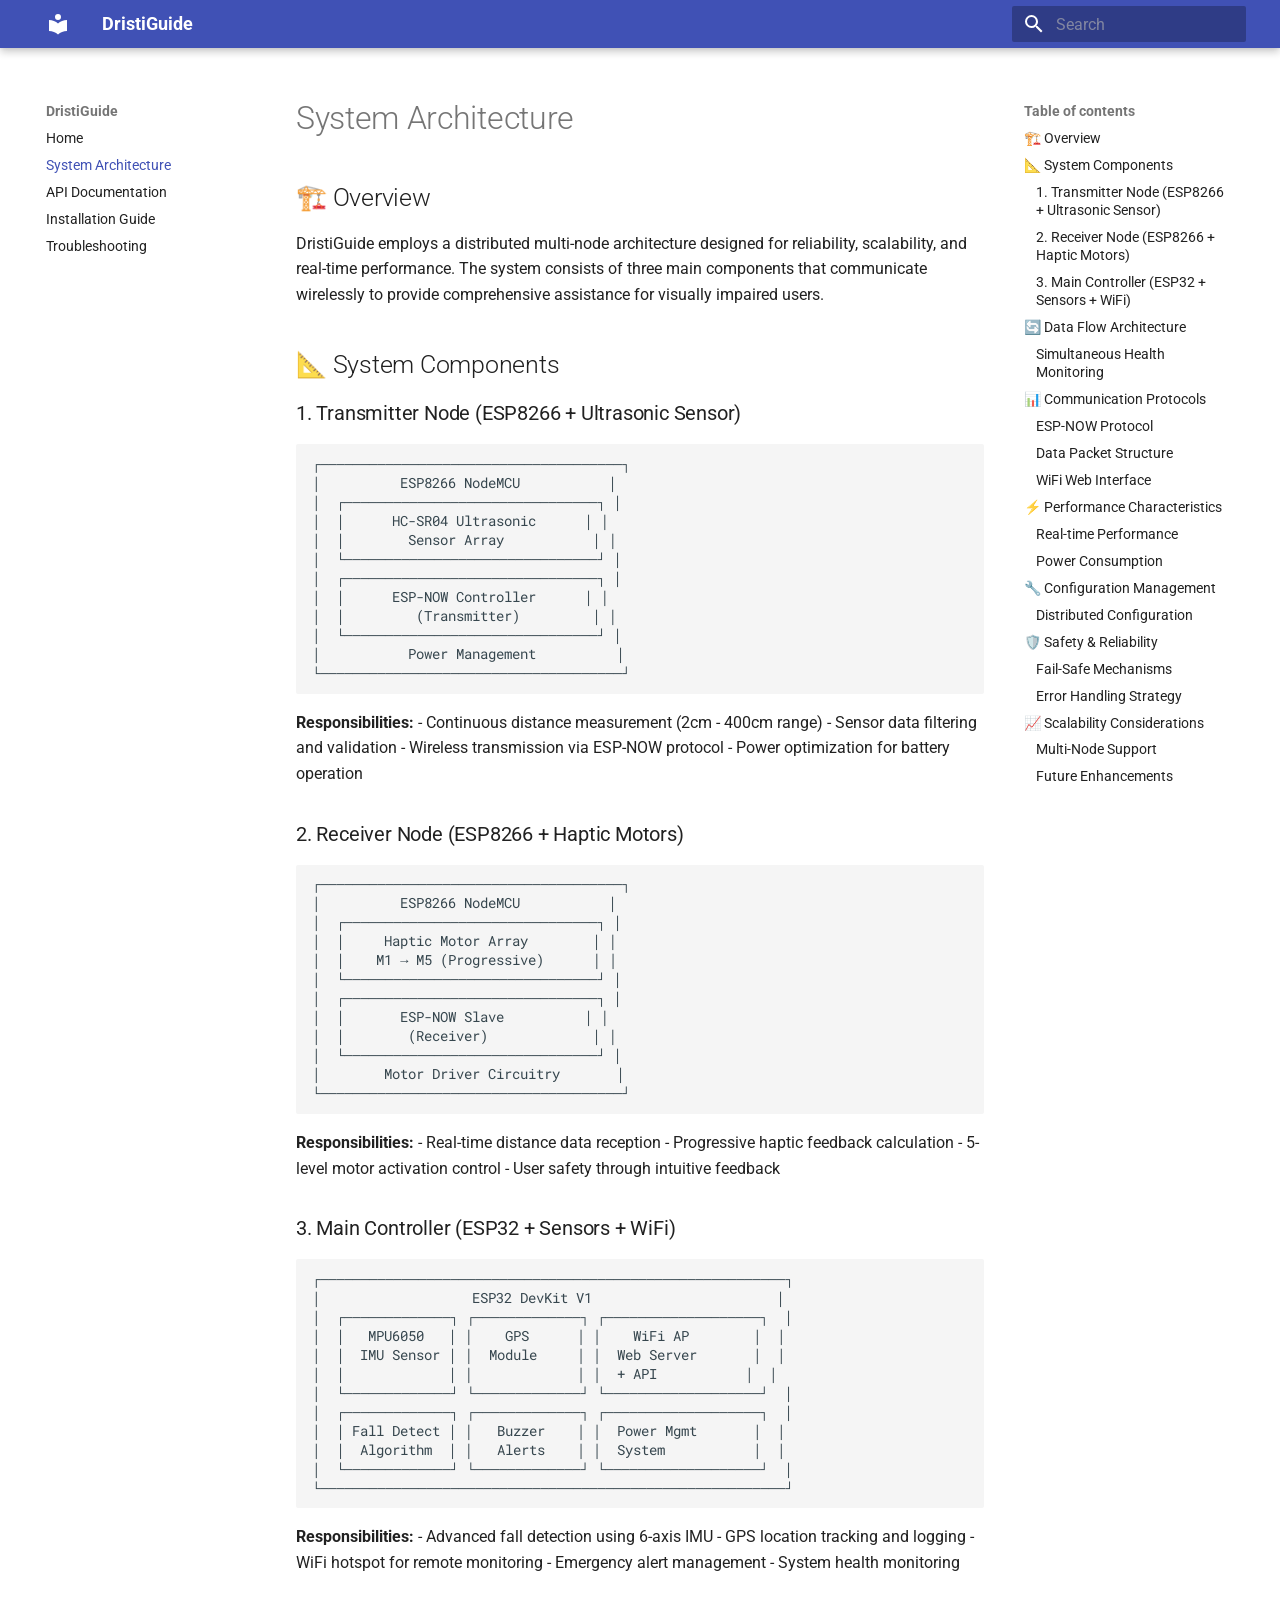
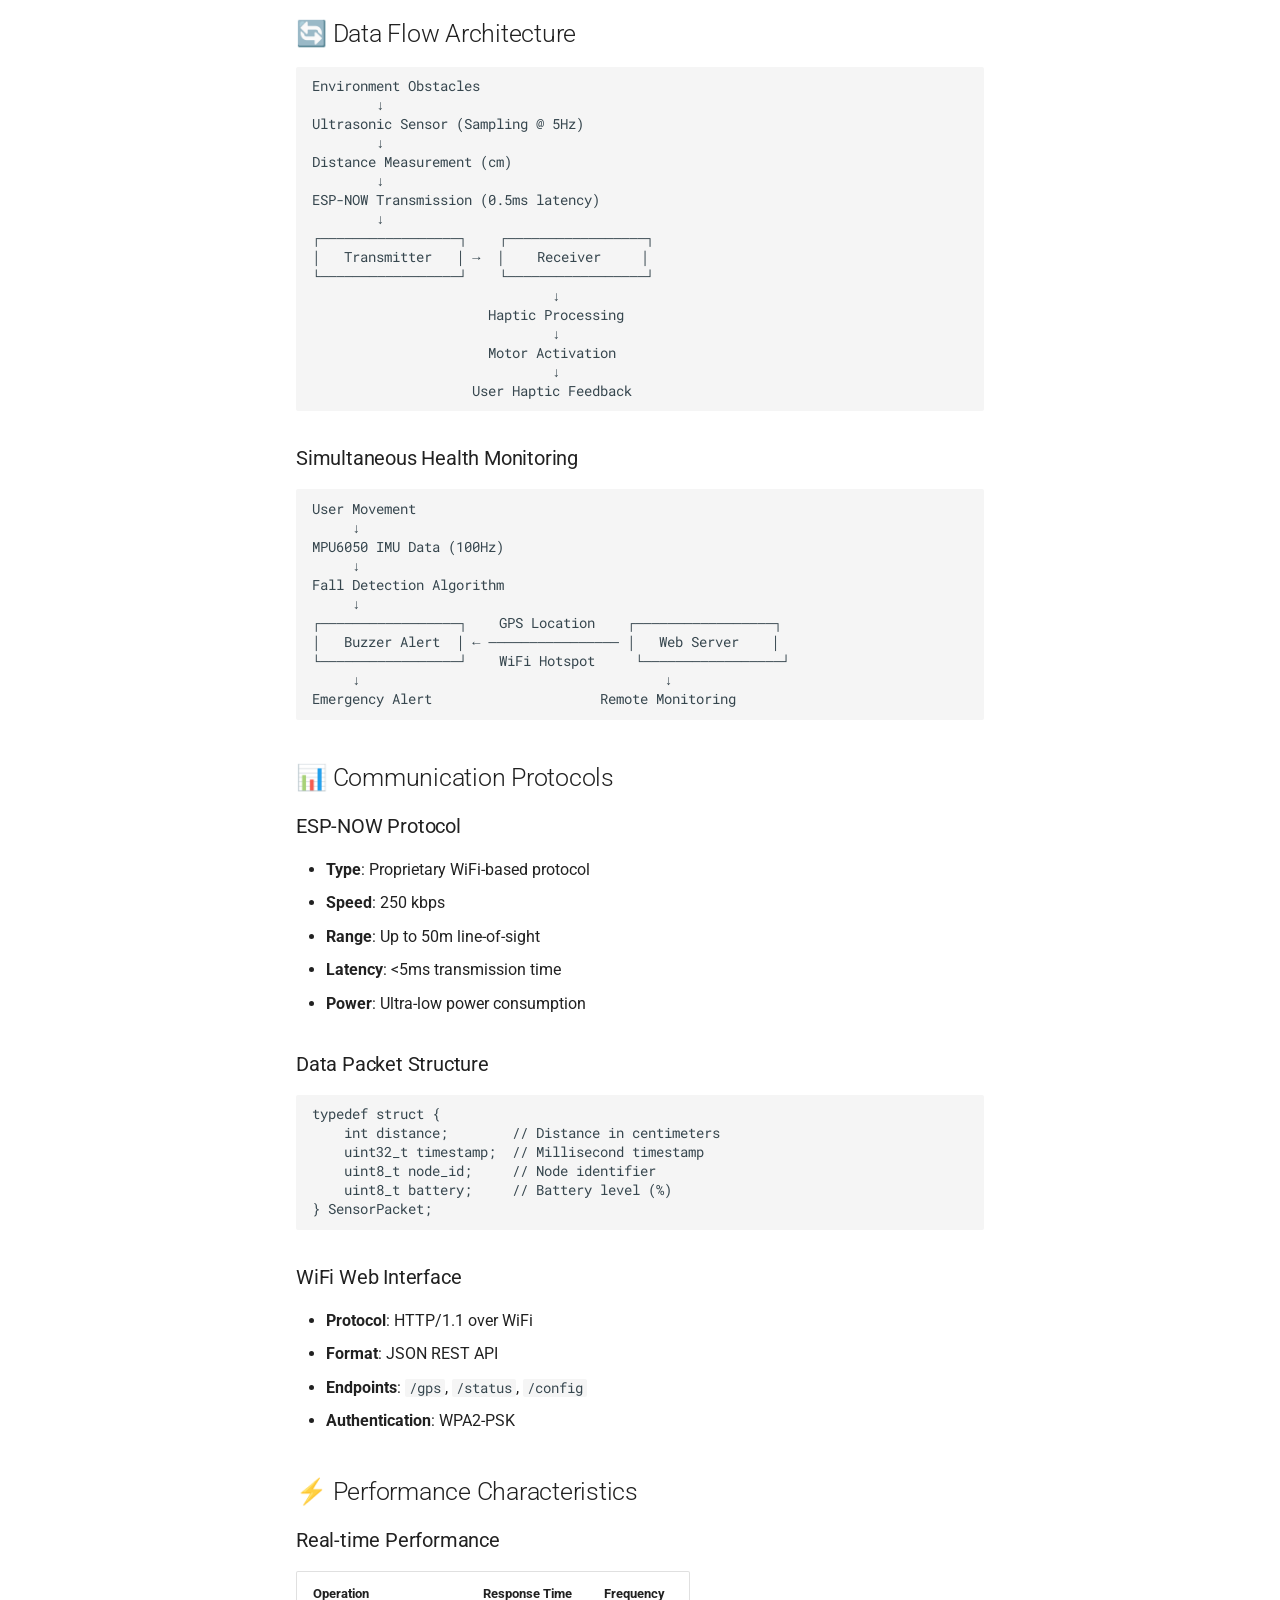
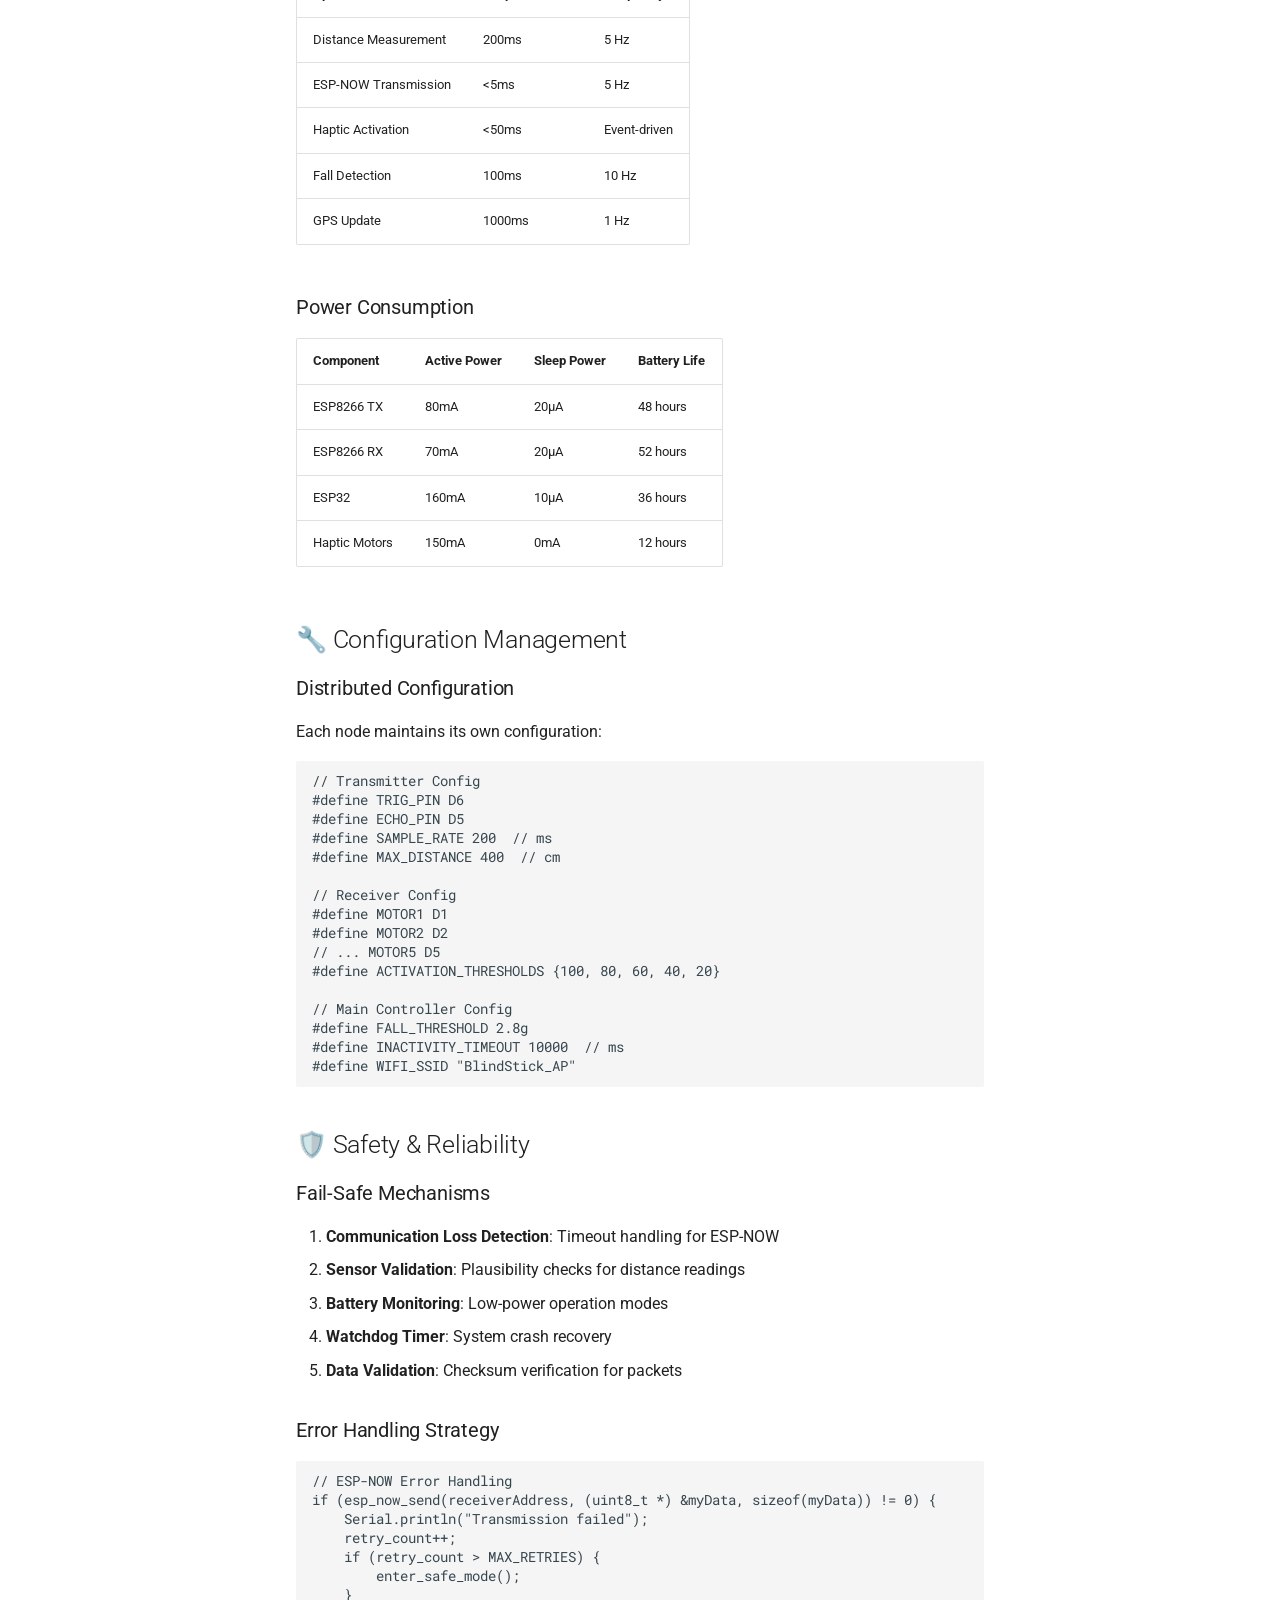
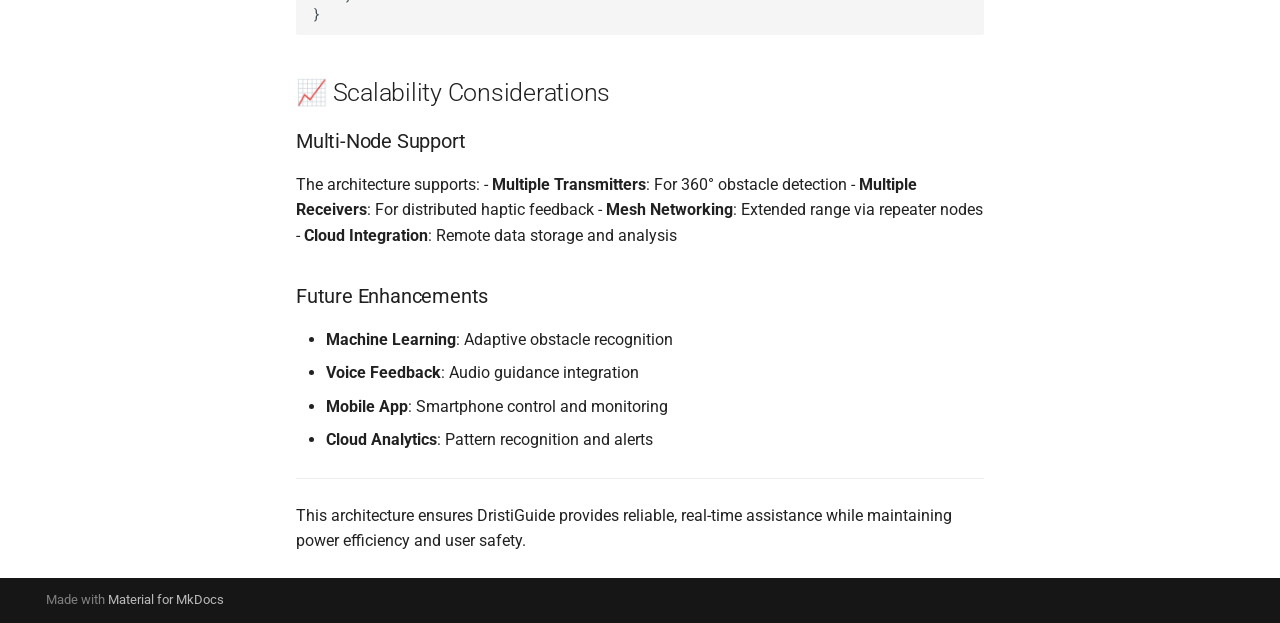
<file: system_architecture/index.html>
<!doctype html>
<html lang="en" class="no-js">
  <head>
    
      <meta charset="utf-8">
      <meta name="viewport" content="width=device-width,initial-scale=1">
      
      
      
      
        <link rel="prev" href="..">
      
      
        <link rel="next" href="../api_documentation/">
      
      
        
      
      
      <link rel="icon" href="../assets/images/favicon.png">
      <meta name="generator" content="mkdocs-1.6.1, mkdocs-material-9.7.6">
    
    
      
        <title>System Architecture - DristiGuide</title>
      
    
    
      <link rel="stylesheet" href="../assets/stylesheets/main.484c7ddc.min.css">
      
      


    
    
      
    
    
      
        
        
        <link rel="preconnect" href="https://fonts.gstatic.com" crossorigin>
        <link rel="stylesheet" href="https://fonts.googleapis.com/css?family=Roboto:300,300i,400,400i,700,700i%7CRoboto+Mono:400,400i,700,700i&display=fallback">
        <style>:root{--md-text-font:"Roboto";--md-code-font:"Roboto Mono"}</style>
      
    
    
    <script>__md_scope=new URL("..",location),__md_hash=e=>[...e].reduce(((e,_)=>(e<<5)-e+_.charCodeAt(0)),0),__md_get=(e,_=localStorage,t=__md_scope)=>JSON.parse(_.getItem(t.pathname+"."+e)),__md_set=(e,_,t=localStorage,a=__md_scope)=>{try{t.setItem(a.pathname+"."+e,JSON.stringify(_))}catch(e){}}</script>
    
      

    
    
  </head>
  
  
    <body dir="ltr">
  
    
    <input class="md-toggle" data-md-toggle="drawer" type="checkbox" id="__drawer" autocomplete="off">
    <input class="md-toggle" data-md-toggle="search" type="checkbox" id="__search" autocomplete="off">
    <label class="md-overlay" for="__drawer"></label>
    <div data-md-component="skip">
      
        
        <a href="#system-architecture" class="md-skip">
          Skip to content
        </a>
      
    </div>
    <div data-md-component="announce">
      
    </div>
    
    
      

  

<header class="md-header md-header--shadow" data-md-component="header">
  <nav class="md-header__inner md-grid" aria-label="Header">
    <a href=".." title="DristiGuide" class="md-header__button md-logo" aria-label="DristiGuide" data-md-component="logo">
      
  
  <svg xmlns="http://www.w3.org/2000/svg" viewBox="0 0 24 24"><path d="M12 8a3 3 0 0 0 3-3 3 3 0 0 0-3-3 3 3 0 0 0-3 3 3 3 0 0 0 3 3m0 3.54C9.64 9.35 6.5 8 3 8v11c3.5 0 6.64 1.35 9 3.54 2.36-2.19 5.5-3.54 9-3.54V8c-3.5 0-6.64 1.35-9 3.54"/></svg>

    </a>
    <label class="md-header__button md-icon" for="__drawer">
      
      <svg xmlns="http://www.w3.org/2000/svg" viewBox="0 0 24 24"><path d="M3 6h18v2H3zm0 5h18v2H3zm0 5h18v2H3z"/></svg>
    </label>
    <div class="md-header__title" data-md-component="header-title">
      <div class="md-header__ellipsis">
        <div class="md-header__topic">
          <span class="md-ellipsis">
            DristiGuide
          </span>
        </div>
        <div class="md-header__topic" data-md-component="header-topic">
          <span class="md-ellipsis">
            
              System Architecture
            
          </span>
        </div>
      </div>
    </div>
    
    
      <script>var palette=__md_get("__palette");if(palette&&palette.color){if("(prefers-color-scheme)"===palette.color.media){var media=matchMedia("(prefers-color-scheme: light)"),input=document.querySelector(media.matches?"[data-md-color-media='(prefers-color-scheme: light)']":"[data-md-color-media='(prefers-color-scheme: dark)']");palette.color.media=input.getAttribute("data-md-color-media"),palette.color.scheme=input.getAttribute("data-md-color-scheme"),palette.color.primary=input.getAttribute("data-md-color-primary"),palette.color.accent=input.getAttribute("data-md-color-accent")}for(var[key,value]of Object.entries(palette.color))document.body.setAttribute("data-md-color-"+key,value)}</script>
    
    
    
      
      
        <label class="md-header__button md-icon" for="__search">
          
          <svg xmlns="http://www.w3.org/2000/svg" viewBox="0 0 24 24"><path d="M9.5 3A6.5 6.5 0 0 1 16 9.5c0 1.61-.59 3.09-1.56 4.23l.27.27h.79l5 5-1.5 1.5-5-5v-.79l-.27-.27A6.52 6.52 0 0 1 9.5 16 6.5 6.5 0 0 1 3 9.5 6.5 6.5 0 0 1 9.5 3m0 2C7 5 5 7 5 9.5S7 14 9.5 14 14 12 14 9.5 12 5 9.5 5"/></svg>
        </label>
        <div class="md-search" data-md-component="search" role="dialog">
  <label class="md-search__overlay" for="__search"></label>
  <div class="md-search__inner" role="search">
    <form class="md-search__form" name="search">
      <input type="text" class="md-search__input" name="query" aria-label="Search" placeholder="Search" autocapitalize="off" autocorrect="off" autocomplete="off" spellcheck="false" data-md-component="search-query" required>
      <label class="md-search__icon md-icon" for="__search">
        
        <svg xmlns="http://www.w3.org/2000/svg" viewBox="0 0 24 24"><path d="M9.5 3A6.5 6.5 0 0 1 16 9.5c0 1.61-.59 3.09-1.56 4.23l.27.27h.79l5 5-1.5 1.5-5-5v-.79l-.27-.27A6.52 6.52 0 0 1 9.5 16 6.5 6.5 0 0 1 3 9.5 6.5 6.5 0 0 1 9.5 3m0 2C7 5 5 7 5 9.5S7 14 9.5 14 14 12 14 9.5 12 5 9.5 5"/></svg>
        
        <svg xmlns="http://www.w3.org/2000/svg" viewBox="0 0 24 24"><path d="M20 11v2H8l5.5 5.5-1.42 1.42L4.16 12l7.92-7.92L13.5 5.5 8 11z"/></svg>
      </label>
      <nav class="md-search__options" aria-label="Search">
        
        <button type="reset" class="md-search__icon md-icon" title="Clear" aria-label="Clear" tabindex="-1">
          
          <svg xmlns="http://www.w3.org/2000/svg" viewBox="0 0 24 24"><path d="M19 6.41 17.59 5 12 10.59 6.41 5 5 6.41 10.59 12 5 17.59 6.41 19 12 13.41 17.59 19 19 17.59 13.41 12z"/></svg>
        </button>
      </nav>
      
    </form>
    <div class="md-search__output">
      <div class="md-search__scrollwrap" tabindex="0" data-md-scrollfix>
        <div class="md-search-result" data-md-component="search-result">
          <div class="md-search-result__meta">
            Initializing search
          </div>
          <ol class="md-search-result__list" role="presentation"></ol>
        </div>
      </div>
    </div>
  </div>
</div>
      
    
    
  </nav>
  
</header>
    
    <div class="md-container" data-md-component="container">
      
      
        
          
        
      
      <main class="md-main" data-md-component="main">
        <div class="md-main__inner md-grid">
          
            
              
              <div class="md-sidebar md-sidebar--primary" data-md-component="sidebar" data-md-type="navigation" >
                <div class="md-sidebar__scrollwrap">
                  <div class="md-sidebar__inner">
                    



<nav class="md-nav md-nav--primary" aria-label="Navigation" data-md-level="0">
  <label class="md-nav__title" for="__drawer">
    <a href=".." title="DristiGuide" class="md-nav__button md-logo" aria-label="DristiGuide" data-md-component="logo">
      
  
  <svg xmlns="http://www.w3.org/2000/svg" viewBox="0 0 24 24"><path d="M12 8a3 3 0 0 0 3-3 3 3 0 0 0-3-3 3 3 0 0 0-3 3 3 3 0 0 0 3 3m0 3.54C9.64 9.35 6.5 8 3 8v11c3.5 0 6.64 1.35 9 3.54 2.36-2.19 5.5-3.54 9-3.54V8c-3.5 0-6.64 1.35-9 3.54"/></svg>

    </a>
    DristiGuide
  </label>
  
  <ul class="md-nav__list" data-md-scrollfix>
    
      
      
  
  
  
  
    <li class="md-nav__item">
      <a href=".." class="md-nav__link">
        
  
  
  <span class="md-ellipsis">
    
  
    Home
  

    
  </span>
  
  

      </a>
    </li>
  

    
      
      
  
  
    
  
  
  
    <li class="md-nav__item md-nav__item--active">
      
      <input class="md-nav__toggle md-toggle" type="checkbox" id="__toc">
      
      
        
      
      
        <label class="md-nav__link md-nav__link--active" for="__toc">
          
  
  
  <span class="md-ellipsis">
    
  
    System Architecture
  

    
  </span>
  
  

          <span class="md-nav__icon md-icon"></span>
        </label>
      
      <a href="./" class="md-nav__link md-nav__link--active">
        
  
  
  <span class="md-ellipsis">
    
  
    System Architecture
  

    
  </span>
  
  

      </a>
      
        

<nav class="md-nav md-nav--secondary" aria-label="Table of contents">
  
  
  
    
  
  
    <label class="md-nav__title" for="__toc">
      <span class="md-nav__icon md-icon"></span>
      Table of contents
    </label>
    <ul class="md-nav__list" data-md-component="toc" data-md-scrollfix>
      
        <li class="md-nav__item">
  <a href="#overview" class="md-nav__link">
    <span class="md-ellipsis">
      
        🏗️ Overview
      
    </span>
  </a>
  
</li>
      
        <li class="md-nav__item">
  <a href="#system-components" class="md-nav__link">
    <span class="md-ellipsis">
      
        📐 System Components
      
    </span>
  </a>
  
    <nav class="md-nav" aria-label="📐 System Components">
      <ul class="md-nav__list">
        
          <li class="md-nav__item">
  <a href="#1-transmitter-node-esp8266-ultrasonic-sensor" class="md-nav__link">
    <span class="md-ellipsis">
      
        1. Transmitter Node (ESP8266 + Ultrasonic Sensor)
      
    </span>
  </a>
  
</li>
        
          <li class="md-nav__item">
  <a href="#2-receiver-node-esp8266-haptic-motors" class="md-nav__link">
    <span class="md-ellipsis">
      
        2. Receiver Node (ESP8266 + Haptic Motors)
      
    </span>
  </a>
  
</li>
        
          <li class="md-nav__item">
  <a href="#3-main-controller-esp32-sensors-wifi" class="md-nav__link">
    <span class="md-ellipsis">
      
        3. Main Controller (ESP32 + Sensors + WiFi)
      
    </span>
  </a>
  
</li>
        
      </ul>
    </nav>
  
</li>
      
        <li class="md-nav__item">
  <a href="#data-flow-architecture" class="md-nav__link">
    <span class="md-ellipsis">
      
        🔄 Data Flow Architecture
      
    </span>
  </a>
  
    <nav class="md-nav" aria-label="🔄 Data Flow Architecture">
      <ul class="md-nav__list">
        
          <li class="md-nav__item">
  <a href="#simultaneous-health-monitoring" class="md-nav__link">
    <span class="md-ellipsis">
      
        Simultaneous Health Monitoring
      
    </span>
  </a>
  
</li>
        
      </ul>
    </nav>
  
</li>
      
        <li class="md-nav__item">
  <a href="#communication-protocols" class="md-nav__link">
    <span class="md-ellipsis">
      
        📊 Communication Protocols
      
    </span>
  </a>
  
    <nav class="md-nav" aria-label="📊 Communication Protocols">
      <ul class="md-nav__list">
        
          <li class="md-nav__item">
  <a href="#esp-now-protocol" class="md-nav__link">
    <span class="md-ellipsis">
      
        ESP-NOW Protocol
      
    </span>
  </a>
  
</li>
        
          <li class="md-nav__item">
  <a href="#data-packet-structure" class="md-nav__link">
    <span class="md-ellipsis">
      
        Data Packet Structure
      
    </span>
  </a>
  
</li>
        
          <li class="md-nav__item">
  <a href="#wifi-web-interface" class="md-nav__link">
    <span class="md-ellipsis">
      
        WiFi Web Interface
      
    </span>
  </a>
  
</li>
        
      </ul>
    </nav>
  
</li>
      
        <li class="md-nav__item">
  <a href="#performance-characteristics" class="md-nav__link">
    <span class="md-ellipsis">
      
        ⚡ Performance Characteristics
      
    </span>
  </a>
  
    <nav class="md-nav" aria-label="⚡ Performance Characteristics">
      <ul class="md-nav__list">
        
          <li class="md-nav__item">
  <a href="#real-time-performance" class="md-nav__link">
    <span class="md-ellipsis">
      
        Real-time Performance
      
    </span>
  </a>
  
</li>
        
          <li class="md-nav__item">
  <a href="#power-consumption" class="md-nav__link">
    <span class="md-ellipsis">
      
        Power Consumption
      
    </span>
  </a>
  
</li>
        
      </ul>
    </nav>
  
</li>
      
        <li class="md-nav__item">
  <a href="#configuration-management" class="md-nav__link">
    <span class="md-ellipsis">
      
        🔧 Configuration Management
      
    </span>
  </a>
  
    <nav class="md-nav" aria-label="🔧 Configuration Management">
      <ul class="md-nav__list">
        
          <li class="md-nav__item">
  <a href="#distributed-configuration" class="md-nav__link">
    <span class="md-ellipsis">
      
        Distributed Configuration
      
    </span>
  </a>
  
</li>
        
      </ul>
    </nav>
  
</li>
      
        <li class="md-nav__item">
  <a href="#safety-reliability" class="md-nav__link">
    <span class="md-ellipsis">
      
        🛡️ Safety &amp; Reliability
      
    </span>
  </a>
  
    <nav class="md-nav" aria-label="🛡️ Safety &amp; Reliability">
      <ul class="md-nav__list">
        
          <li class="md-nav__item">
  <a href="#fail-safe-mechanisms" class="md-nav__link">
    <span class="md-ellipsis">
      
        Fail-Safe Mechanisms
      
    </span>
  </a>
  
</li>
        
          <li class="md-nav__item">
  <a href="#error-handling-strategy" class="md-nav__link">
    <span class="md-ellipsis">
      
        Error Handling Strategy
      
    </span>
  </a>
  
</li>
        
      </ul>
    </nav>
  
</li>
      
        <li class="md-nav__item">
  <a href="#scalability-considerations" class="md-nav__link">
    <span class="md-ellipsis">
      
        📈 Scalability Considerations
      
    </span>
  </a>
  
    <nav class="md-nav" aria-label="📈 Scalability Considerations">
      <ul class="md-nav__list">
        
          <li class="md-nav__item">
  <a href="#multi-node-support" class="md-nav__link">
    <span class="md-ellipsis">
      
        Multi-Node Support
      
    </span>
  </a>
  
</li>
        
          <li class="md-nav__item">
  <a href="#future-enhancements" class="md-nav__link">
    <span class="md-ellipsis">
      
        Future Enhancements
      
    </span>
  </a>
  
</li>
        
      </ul>
    </nav>
  
</li>
      
    </ul>
  
</nav>
      
    </li>
  

    
      
      
  
  
  
  
    <li class="md-nav__item">
      <a href="../api_documentation/" class="md-nav__link">
        
  
  
  <span class="md-ellipsis">
    
  
    API Documentation
  

    
  </span>
  
  

      </a>
    </li>
  

    
      
      
  
  
  
  
    <li class="md-nav__item">
      <a href="../installation_guide/" class="md-nav__link">
        
  
  
  <span class="md-ellipsis">
    
  
    Installation Guide
  

    
  </span>
  
  

      </a>
    </li>
  

    
      
      
  
  
  
  
    <li class="md-nav__item">
      <a href="../troubleshooting/" class="md-nav__link">
        
  
  
  <span class="md-ellipsis">
    
  
    Troubleshooting
  

    
  </span>
  
  

      </a>
    </li>
  

    
  </ul>
</nav>
                  </div>
                </div>
              </div>
            
            
              
              <div class="md-sidebar md-sidebar--secondary" data-md-component="sidebar" data-md-type="toc" >
                <div class="md-sidebar__scrollwrap">
                  <div class="md-sidebar__inner">
                    

<nav class="md-nav md-nav--secondary" aria-label="Table of contents">
  
  
  
    
  
  
    <label class="md-nav__title" for="__toc">
      <span class="md-nav__icon md-icon"></span>
      Table of contents
    </label>
    <ul class="md-nav__list" data-md-component="toc" data-md-scrollfix>
      
        <li class="md-nav__item">
  <a href="#overview" class="md-nav__link">
    <span class="md-ellipsis">
      
        🏗️ Overview
      
    </span>
  </a>
  
</li>
      
        <li class="md-nav__item">
  <a href="#system-components" class="md-nav__link">
    <span class="md-ellipsis">
      
        📐 System Components
      
    </span>
  </a>
  
    <nav class="md-nav" aria-label="📐 System Components">
      <ul class="md-nav__list">
        
          <li class="md-nav__item">
  <a href="#1-transmitter-node-esp8266-ultrasonic-sensor" class="md-nav__link">
    <span class="md-ellipsis">
      
        1. Transmitter Node (ESP8266 + Ultrasonic Sensor)
      
    </span>
  </a>
  
</li>
        
          <li class="md-nav__item">
  <a href="#2-receiver-node-esp8266-haptic-motors" class="md-nav__link">
    <span class="md-ellipsis">
      
        2. Receiver Node (ESP8266 + Haptic Motors)
      
    </span>
  </a>
  
</li>
        
          <li class="md-nav__item">
  <a href="#3-main-controller-esp32-sensors-wifi" class="md-nav__link">
    <span class="md-ellipsis">
      
        3. Main Controller (ESP32 + Sensors + WiFi)
      
    </span>
  </a>
  
</li>
        
      </ul>
    </nav>
  
</li>
      
        <li class="md-nav__item">
  <a href="#data-flow-architecture" class="md-nav__link">
    <span class="md-ellipsis">
      
        🔄 Data Flow Architecture
      
    </span>
  </a>
  
    <nav class="md-nav" aria-label="🔄 Data Flow Architecture">
      <ul class="md-nav__list">
        
          <li class="md-nav__item">
  <a href="#simultaneous-health-monitoring" class="md-nav__link">
    <span class="md-ellipsis">
      
        Simultaneous Health Monitoring
      
    </span>
  </a>
  
</li>
        
      </ul>
    </nav>
  
</li>
      
        <li class="md-nav__item">
  <a href="#communication-protocols" class="md-nav__link">
    <span class="md-ellipsis">
      
        📊 Communication Protocols
      
    </span>
  </a>
  
    <nav class="md-nav" aria-label="📊 Communication Protocols">
      <ul class="md-nav__list">
        
          <li class="md-nav__item">
  <a href="#esp-now-protocol" class="md-nav__link">
    <span class="md-ellipsis">
      
        ESP-NOW Protocol
      
    </span>
  </a>
  
</li>
        
          <li class="md-nav__item">
  <a href="#data-packet-structure" class="md-nav__link">
    <span class="md-ellipsis">
      
        Data Packet Structure
      
    </span>
  </a>
  
</li>
        
          <li class="md-nav__item">
  <a href="#wifi-web-interface" class="md-nav__link">
    <span class="md-ellipsis">
      
        WiFi Web Interface
      
    </span>
  </a>
  
</li>
        
      </ul>
    </nav>
  
</li>
      
        <li class="md-nav__item">
  <a href="#performance-characteristics" class="md-nav__link">
    <span class="md-ellipsis">
      
        ⚡ Performance Characteristics
      
    </span>
  </a>
  
    <nav class="md-nav" aria-label="⚡ Performance Characteristics">
      <ul class="md-nav__list">
        
          <li class="md-nav__item">
  <a href="#real-time-performance" class="md-nav__link">
    <span class="md-ellipsis">
      
        Real-time Performance
      
    </span>
  </a>
  
</li>
        
          <li class="md-nav__item">
  <a href="#power-consumption" class="md-nav__link">
    <span class="md-ellipsis">
      
        Power Consumption
      
    </span>
  </a>
  
</li>
        
      </ul>
    </nav>
  
</li>
      
        <li class="md-nav__item">
  <a href="#configuration-management" class="md-nav__link">
    <span class="md-ellipsis">
      
        🔧 Configuration Management
      
    </span>
  </a>
  
    <nav class="md-nav" aria-label="🔧 Configuration Management">
      <ul class="md-nav__list">
        
          <li class="md-nav__item">
  <a href="#distributed-configuration" class="md-nav__link">
    <span class="md-ellipsis">
      
        Distributed Configuration
      
    </span>
  </a>
  
</li>
        
      </ul>
    </nav>
  
</li>
      
        <li class="md-nav__item">
  <a href="#safety-reliability" class="md-nav__link">
    <span class="md-ellipsis">
      
        🛡️ Safety &amp; Reliability
      
    </span>
  </a>
  
    <nav class="md-nav" aria-label="🛡️ Safety &amp; Reliability">
      <ul class="md-nav__list">
        
          <li class="md-nav__item">
  <a href="#fail-safe-mechanisms" class="md-nav__link">
    <span class="md-ellipsis">
      
        Fail-Safe Mechanisms
      
    </span>
  </a>
  
</li>
        
          <li class="md-nav__item">
  <a href="#error-handling-strategy" class="md-nav__link">
    <span class="md-ellipsis">
      
        Error Handling Strategy
      
    </span>
  </a>
  
</li>
        
      </ul>
    </nav>
  
</li>
      
        <li class="md-nav__item">
  <a href="#scalability-considerations" class="md-nav__link">
    <span class="md-ellipsis">
      
        📈 Scalability Considerations
      
    </span>
  </a>
  
    <nav class="md-nav" aria-label="📈 Scalability Considerations">
      <ul class="md-nav__list">
        
          <li class="md-nav__item">
  <a href="#multi-node-support" class="md-nav__link">
    <span class="md-ellipsis">
      
        Multi-Node Support
      
    </span>
  </a>
  
</li>
        
          <li class="md-nav__item">
  <a href="#future-enhancements" class="md-nav__link">
    <span class="md-ellipsis">
      
        Future Enhancements
      
    </span>
  </a>
  
</li>
        
      </ul>
    </nav>
  
</li>
      
    </ul>
  
</nav>
                  </div>
                </div>
              </div>
            
          
          
            <div class="md-content" data-md-component="content">
              
              <article class="md-content__inner md-typeset">
                
                  



<h1 id="system-architecture">System Architecture</h1>
<h2 id="overview">🏗️ Overview</h2>
<p>DristiGuide employs a distributed multi-node architecture designed for reliability, scalability, and real-time performance. The system consists of three main components that communicate wirelessly to provide comprehensive assistance for visually impaired users.</p>
<h2 id="system-components">📐 System Components</h2>
<h3 id="1-transmitter-node-esp8266-ultrasonic-sensor">1. Transmitter Node (ESP8266 + Ultrasonic Sensor)</h3>
<pre><code>┌─────────────────────────────────────┐
│          ESP8266 NodeMCU           │
│  ┌───────────────────────────────┐ │
│  │      HC-SR04 Ultrasonic      │ │
│  │        Sensor Array           │ │
│  └───────────────────────────────┘ │
│  ┌───────────────────────────────┐ │
│  │      ESP-NOW Controller      │ │
│  │         (Transmitter)         │ │
│  └───────────────────────────────┘ │
│           Power Management          │
└─────────────────────────────────────┘
</code></pre>
<p><strong>Responsibilities:</strong>
- Continuous distance measurement (2cm - 400cm range)
- Sensor data filtering and validation
- Wireless transmission via ESP-NOW protocol
- Power optimization for battery operation</p>
<h3 id="2-receiver-node-esp8266-haptic-motors">2. Receiver Node (ESP8266 + Haptic Motors)</h3>
<pre><code>┌─────────────────────────────────────┐
│          ESP8266 NodeMCU           │
│  ┌───────────────────────────────┐ │
│  │     Haptic Motor Array        │ │
│  │    M1 → M5 (Progressive)      │ │
│  └───────────────────────────────┘ │
│  ┌───────────────────────────────┐ │
│  │       ESP-NOW Slave          │ │
│  │        (Receiver)             │ │
│  └───────────────────────────────┘ │
│        Motor Driver Circuitry       │
└─────────────────────────────────────┘
</code></pre>
<p><strong>Responsibilities:</strong>
- Real-time distance data reception
- Progressive haptic feedback calculation
- 5-level motor activation control
- User safety through intuitive feedback</p>
<h3 id="3-main-controller-esp32-sensors-wifi">3. Main Controller (ESP32 + Sensors + WiFi)</h3>
<pre><code>┌─────────────────────────────────────────────────────────┐
│                   ESP32 DevKit V1                       │
│  ┌─────────────┐ ┌─────────────┐ ┌───────────────────┐  │
│  │   MPU6050   │ │    GPS      │ │    WiFi AP        │  │
│  │  IMU Sensor │ │  Module     │ │  Web Server       │  │
│  │             │ │             │ │  + API           │  │
│  └─────────────┘ └─────────────┘ └───────────────────┘  │
│  ┌─────────────┐ ┌─────────────┐ ┌───────────────────┐  │
│  │ Fall Detect │ │   Buzzer    │ │  Power Mgmt       │  │
│  │  Algorithm  │ │   Alerts    │ │  System           │  │
│  └─────────────┘ └─────────────┘ └───────────────────┘  │
└─────────────────────────────────────────────────────────┘
</code></pre>
<p><strong>Responsibilities:</strong>
- Advanced fall detection using 6-axis IMU
- GPS location tracking and logging
- WiFi hotspot for remote monitoring
- Emergency alert management
- System health monitoring</p>
<h2 id="data-flow-architecture">🔄 Data Flow Architecture</h2>
<pre><code>Environment Obstacles
        ↓
Ultrasonic Sensor (Sampling @ 5Hz)
        ↓
Distance Measurement (cm)
        ↓
ESP-NOW Transmission (0.5ms latency)
        ↓
┌─────────────────┐    ┌─────────────────┐
│   Transmitter   │ →  │    Receiver     │
└─────────────────┘    └─────────────────┘
                              ↓
                      Haptic Processing
                              ↓
                      Motor Activation
                              ↓
                    User Haptic Feedback
</code></pre>
<h3 id="simultaneous-health-monitoring">Simultaneous Health Monitoring</h3>
<pre><code>User Movement
     ↓
MPU6050 IMU Data (100Hz)
     ↓
Fall Detection Algorithm
     ↓
┌─────────────────┐    GPS Location    ┌─────────────────┐
│   Buzzer Alert  │ ← ──────────────── │   Web Server    │
└─────────────────┘    WiFi Hotspot     └─────────────────┘
     ↓                                      ↓
Emergency Alert                     Remote Monitoring
</code></pre>
<h2 id="communication-protocols">📊 Communication Protocols</h2>
<h3 id="esp-now-protocol">ESP-NOW Protocol</h3>
<ul>
<li><strong>Type</strong>: Proprietary WiFi-based protocol</li>
<li><strong>Speed</strong>: 250 kbps</li>
<li><strong>Range</strong>: Up to 50m line-of-sight</li>
<li><strong>Latency</strong>: &lt;5ms transmission time</li>
<li><strong>Power</strong>: Ultra-low power consumption</li>
</ul>
<h3 id="data-packet-structure">Data Packet Structure</h3>
<pre><code class="language-cpp">typedef struct {
    int distance;        // Distance in centimeters
    uint32_t timestamp;  // Millisecond timestamp
    uint8_t node_id;     // Node identifier
    uint8_t battery;     // Battery level (%)
} SensorPacket;
</code></pre>
<h3 id="wifi-web-interface">WiFi Web Interface</h3>
<ul>
<li><strong>Protocol</strong>: HTTP/1.1 over WiFi</li>
<li><strong>Format</strong>: JSON REST API</li>
<li><strong>Endpoints</strong>: <code>/gps</code>, <code>/status</code>, <code>/config</code></li>
<li><strong>Authentication</strong>: WPA2-PSK</li>
</ul>
<h2 id="performance-characteristics">⚡ Performance Characteristics</h2>
<h3 id="real-time-performance">Real-time Performance</h3>
<table>
<thead>
<tr>
<th>Operation</th>
<th>Response Time</th>
<th>Frequency</th>
</tr>
</thead>
<tbody>
<tr>
<td>Distance Measurement</td>
<td>200ms</td>
<td>5 Hz</td>
</tr>
<tr>
<td>ESP-NOW Transmission</td>
<td>&lt;5ms</td>
<td>5 Hz</td>
</tr>
<tr>
<td>Haptic Activation</td>
<td>&lt;50ms</td>
<td>Event-driven</td>
</tr>
<tr>
<td>Fall Detection</td>
<td>100ms</td>
<td>10 Hz</td>
</tr>
<tr>
<td>GPS Update</td>
<td>1000ms</td>
<td>1 Hz</td>
</tr>
</tbody>
</table>
<h3 id="power-consumption">Power Consumption</h3>
<table>
<thead>
<tr>
<th>Component</th>
<th>Active Power</th>
<th>Sleep Power</th>
<th>Battery Life</th>
</tr>
</thead>
<tbody>
<tr>
<td>ESP8266 TX</td>
<td>80mA</td>
<td>20μA</td>
<td>48 hours</td>
</tr>
<tr>
<td>ESP8266 RX</td>
<td>70mA</td>
<td>20μA</td>
<td>52 hours</td>
</tr>
<tr>
<td>ESP32</td>
<td>160mA</td>
<td>10μA</td>
<td>36 hours</td>
</tr>
<tr>
<td>Haptic Motors</td>
<td>150mA</td>
<td>0mA</td>
<td>12 hours</td>
</tr>
</tbody>
</table>
<h2 id="configuration-management">🔧 Configuration Management</h2>
<h3 id="distributed-configuration">Distributed Configuration</h3>
<p>Each node maintains its own configuration:</p>
<pre><code class="language-cpp">// Transmitter Config
#define TRIG_PIN D6
#define ECHO_PIN D5
#define SAMPLE_RATE 200  // ms
#define MAX_DISTANCE 400  // cm

// Receiver Config
#define MOTOR1 D1
#define MOTOR2 D2
// ... MOTOR5 D5
#define ACTIVATION_THRESHOLDS {100, 80, 60, 40, 20}

// Main Controller Config
#define FALL_THRESHOLD 2.8g
#define INACTIVITY_TIMEOUT 10000  // ms
#define WIFI_SSID &quot;BlindStick_AP&quot;
</code></pre>
<h2 id="safety-reliability">🛡️ Safety &amp; Reliability</h2>
<h3 id="fail-safe-mechanisms">Fail-Safe Mechanisms</h3>
<ol>
<li><strong>Communication Loss Detection</strong>: Timeout handling for ESP-NOW</li>
<li><strong>Sensor Validation</strong>: Plausibility checks for distance readings</li>
<li><strong>Battery Monitoring</strong>: Low-power operation modes</li>
<li><strong>Watchdog Timer</strong>: System crash recovery</li>
<li><strong>Data Validation</strong>: Checksum verification for packets</li>
</ol>
<h3 id="error-handling-strategy">Error Handling Strategy</h3>
<pre><code class="language-cpp">// ESP-NOW Error Handling
if (esp_now_send(receiverAddress, (uint8_t *) &amp;myData, sizeof(myData)) != 0) {
    Serial.println(&quot;Transmission failed&quot;);
    retry_count++;
    if (retry_count &gt; MAX_RETRIES) {
        enter_safe_mode();
    }
}
</code></pre>
<h2 id="scalability-considerations">📈 Scalability Considerations</h2>
<h3 id="multi-node-support">Multi-Node Support</h3>
<p>The architecture supports:
- <strong>Multiple Transmitters</strong>: For 360° obstacle detection
- <strong>Multiple Receivers</strong>: For distributed haptic feedback
- <strong>Mesh Networking</strong>: Extended range via repeater nodes
- <strong>Cloud Integration</strong>: Remote data storage and analysis</p>
<h3 id="future-enhancements">Future Enhancements</h3>
<ul>
<li><strong>Machine Learning</strong>: Adaptive obstacle recognition</li>
<li><strong>Voice Feedback</strong>: Audio guidance integration</li>
<li><strong>Mobile App</strong>: Smartphone control and monitoring</li>
<li><strong>Cloud Analytics</strong>: Pattern recognition and alerts</li>
</ul>
<hr />
<p>This architecture ensures DristiGuide provides reliable, real-time assistance while maintaining power efficiency and user safety.</p>












                
              </article>
            </div>
          
          
<script>var target=document.getElementById(location.hash.slice(1));target&&target.name&&(target.checked=target.name.startsWith("__tabbed_"))</script>
        </div>
        
      </main>
      
        <footer class="md-footer">
  
  <div class="md-footer-meta md-typeset">
    <div class="md-footer-meta__inner md-grid">
      <div class="md-copyright">
  
  
    Made with
    <a href="https://squidfunk.github.io/mkdocs-material/" target="_blank" rel="noopener">
      Material for MkDocs
    </a>
  
</div>
      
    </div>
  </div>
</footer>
      
    </div>
    <div class="md-dialog" data-md-component="dialog">
      <div class="md-dialog__inner md-typeset"></div>
    </div>
    
    
    
      
      
      <script id="__config" type="application/json">{"annotate": null, "base": "..", "features": [], "search": "../assets/javascripts/workers/search.2c215733.min.js", "tags": null, "translations": {"clipboard.copied": "Copied to clipboard", "clipboard.copy": "Copy to clipboard", "search.result.more.one": "1 more on this page", "search.result.more.other": "# more on this page", "search.result.none": "No matching documents", "search.result.one": "1 matching document", "search.result.other": "# matching documents", "search.result.placeholder": "Type to start searching", "search.result.term.missing": "Missing", "select.version": "Select version"}, "version": null}</script>
    
    
      <script src="../assets/javascripts/bundle.79ae519e.min.js"></script>
      
    
  </body>
</html>
</file>
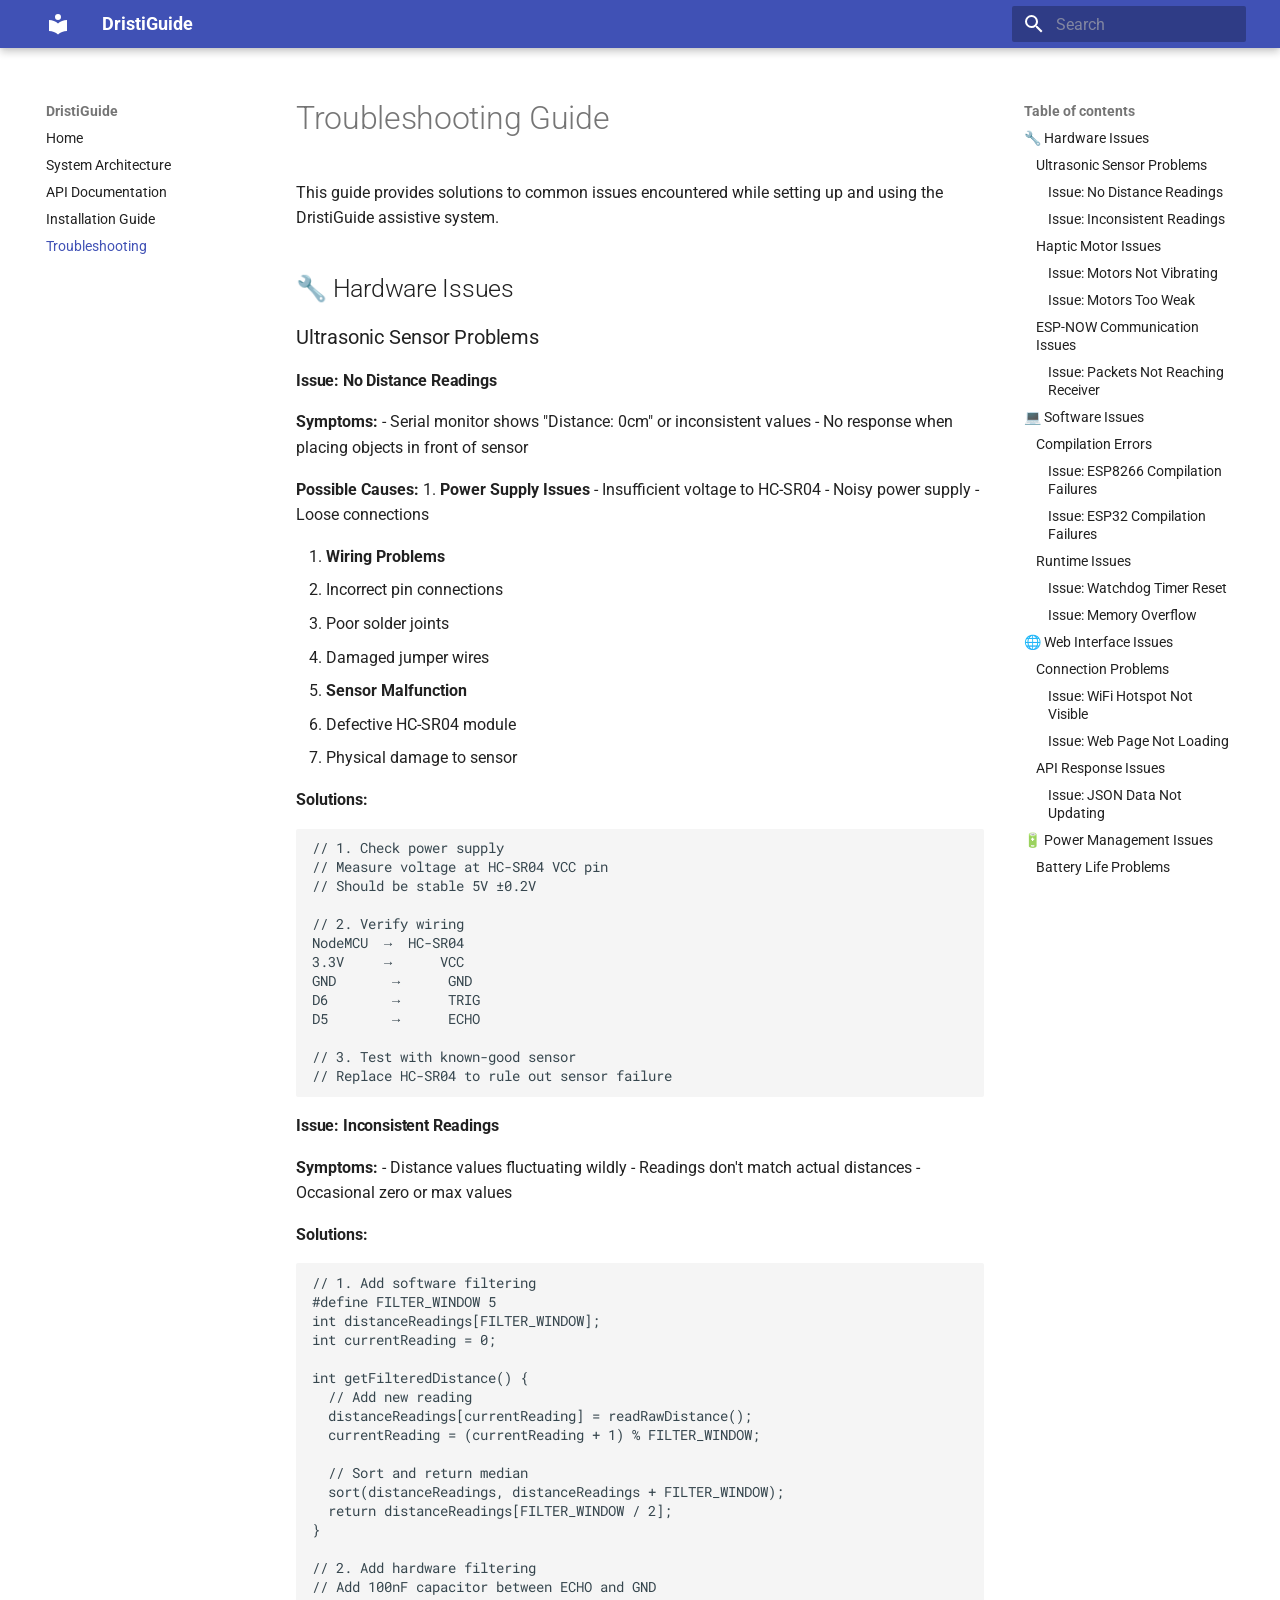
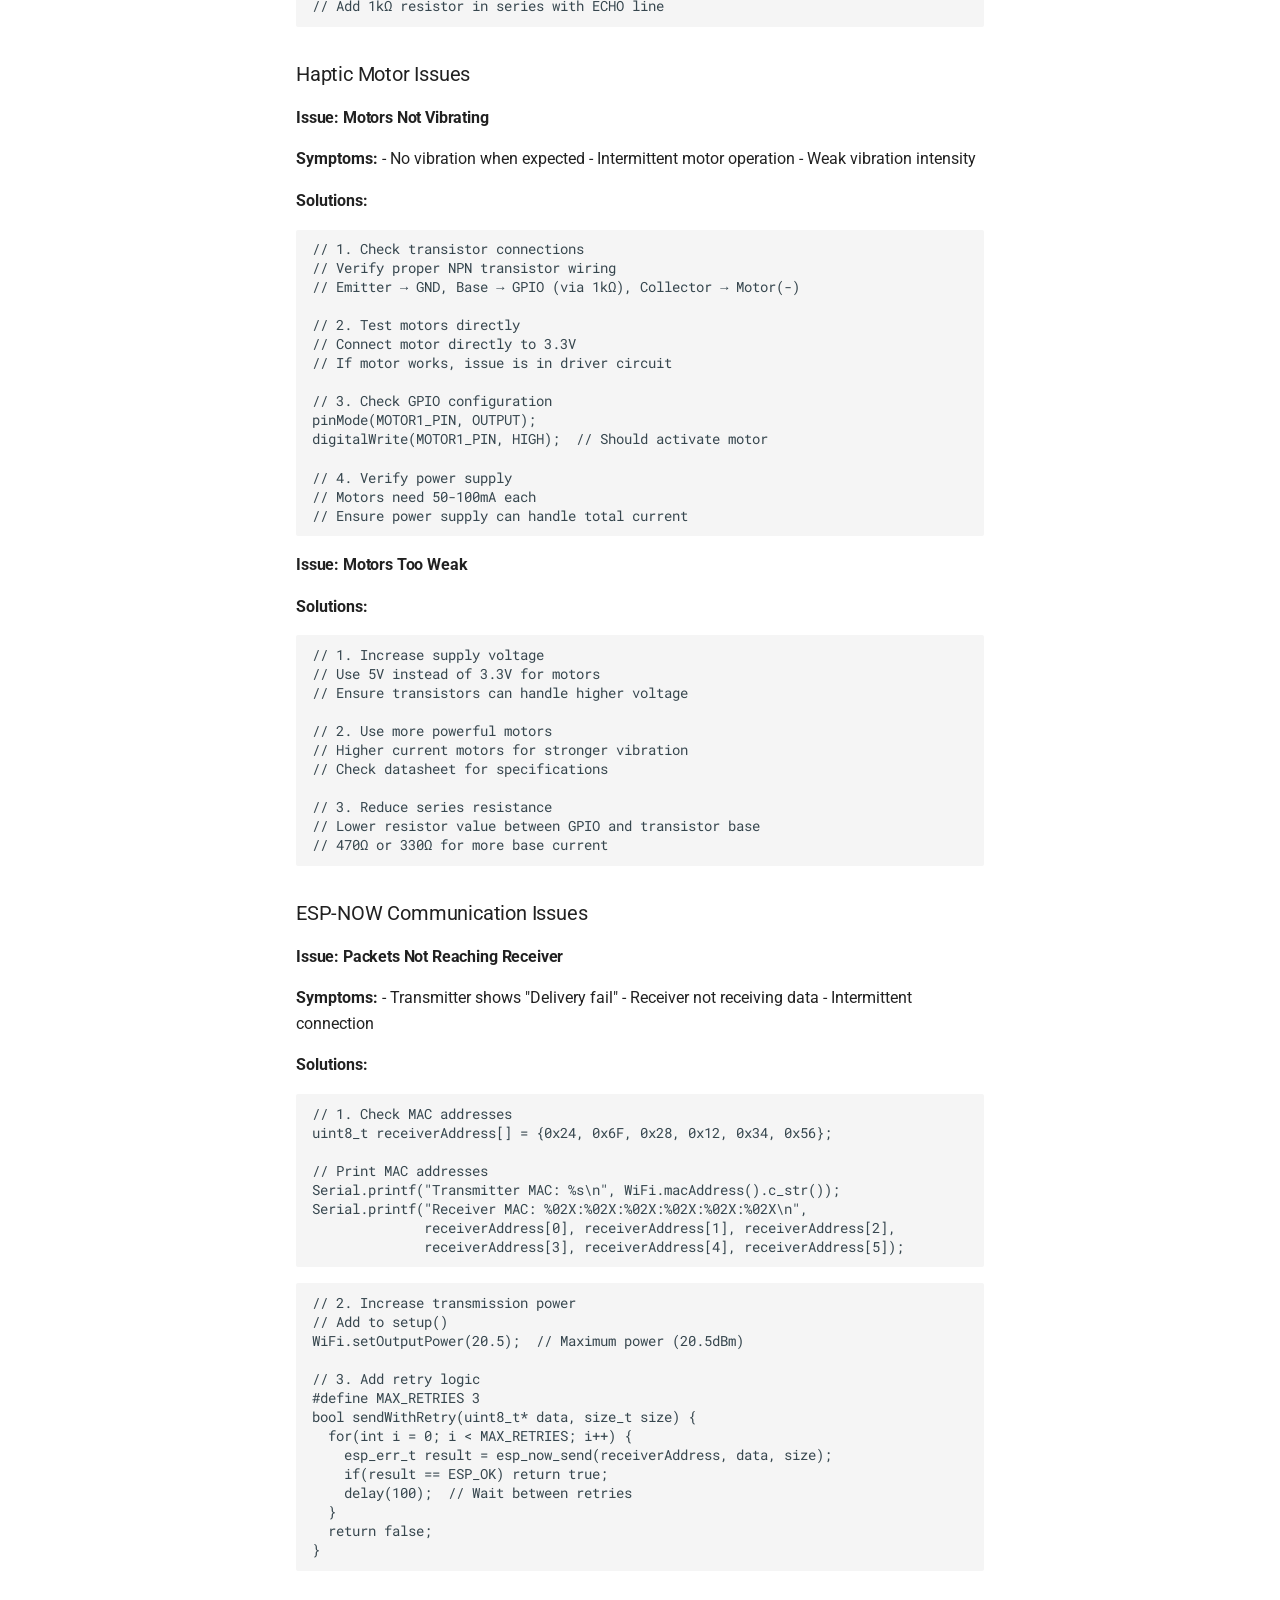
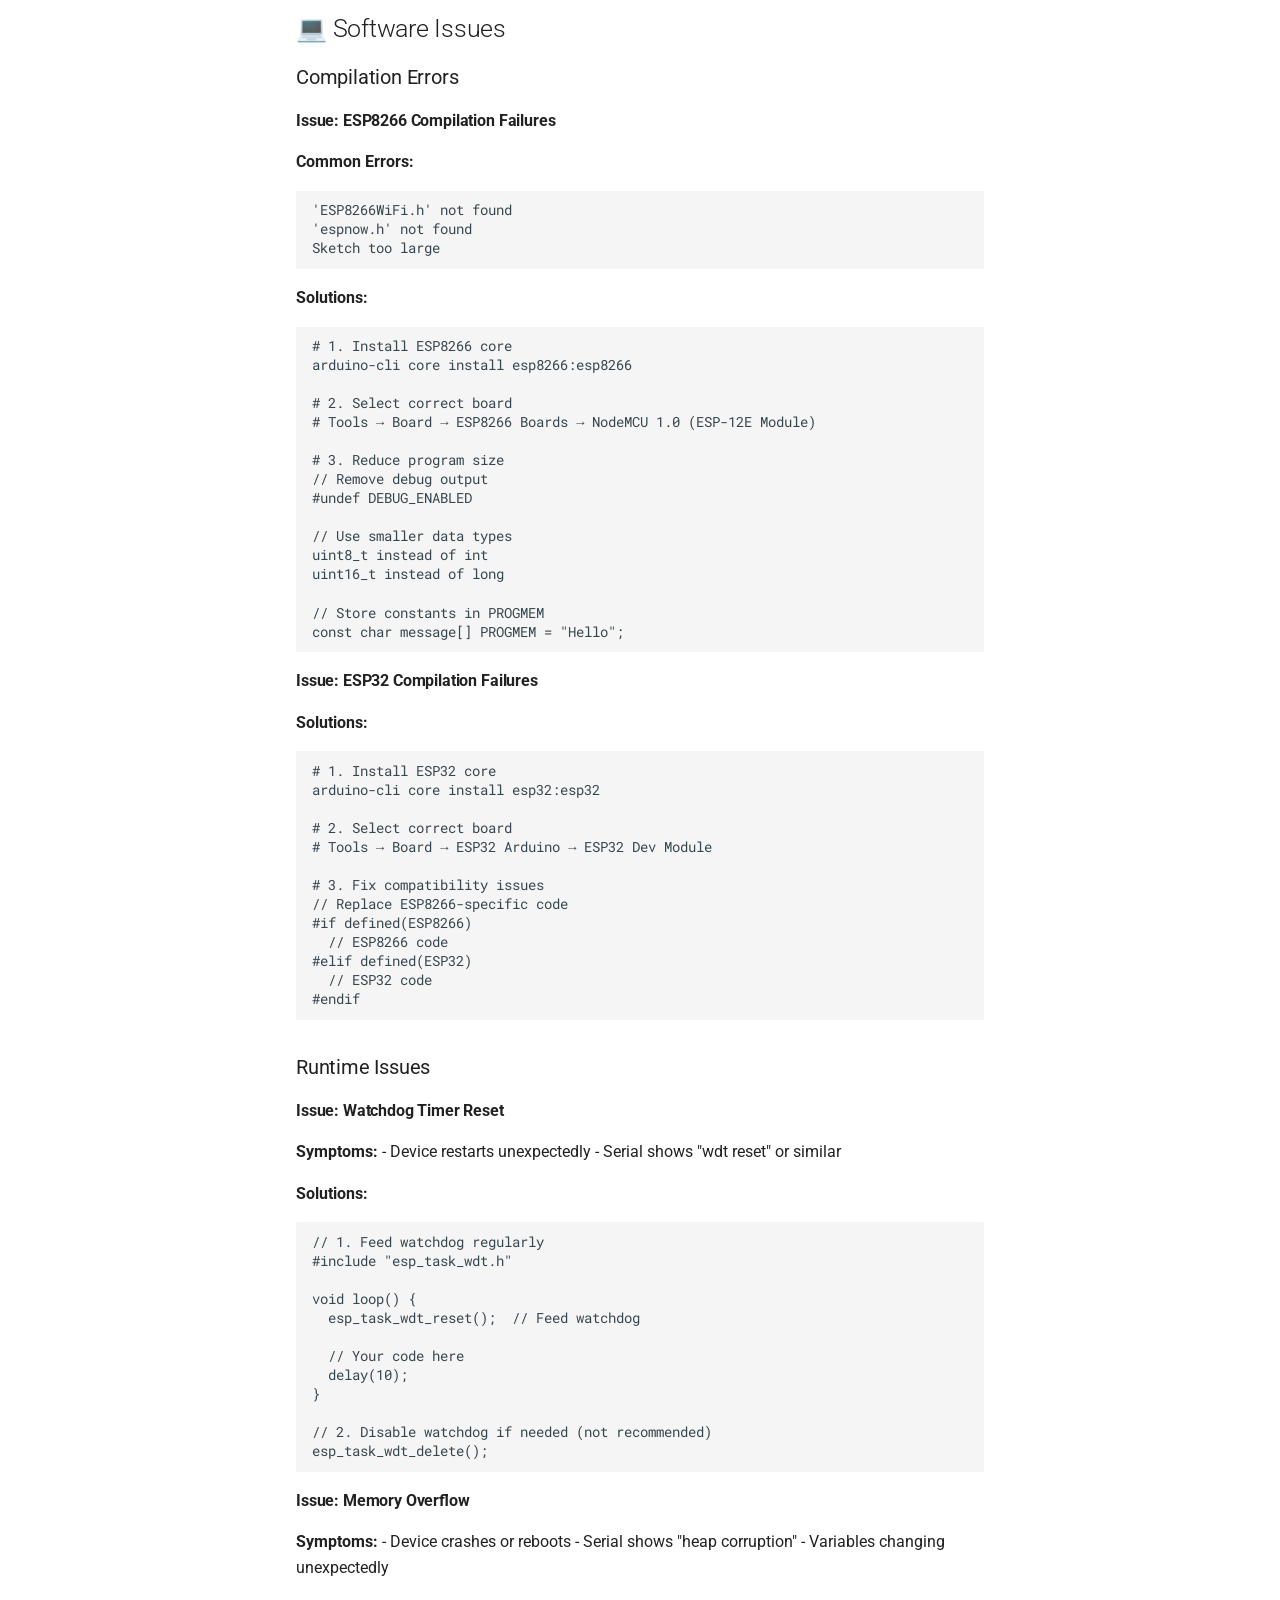
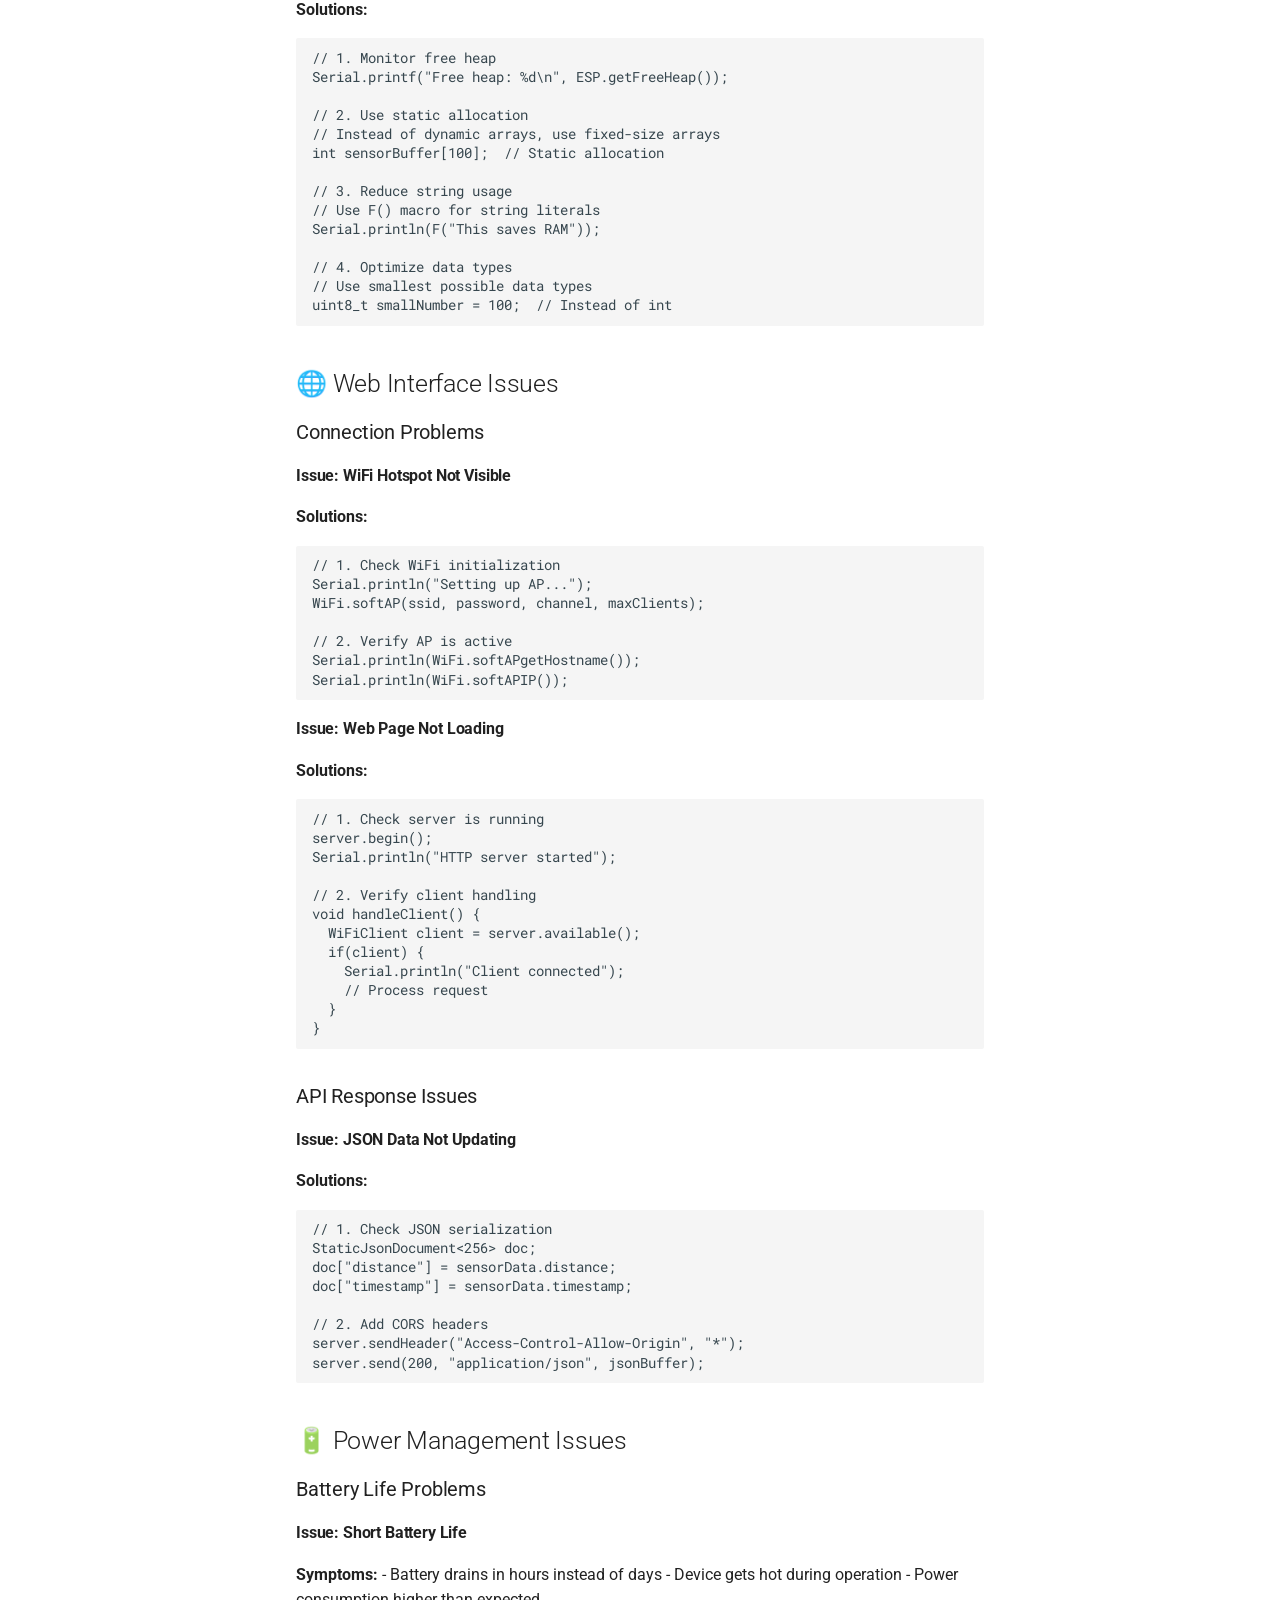
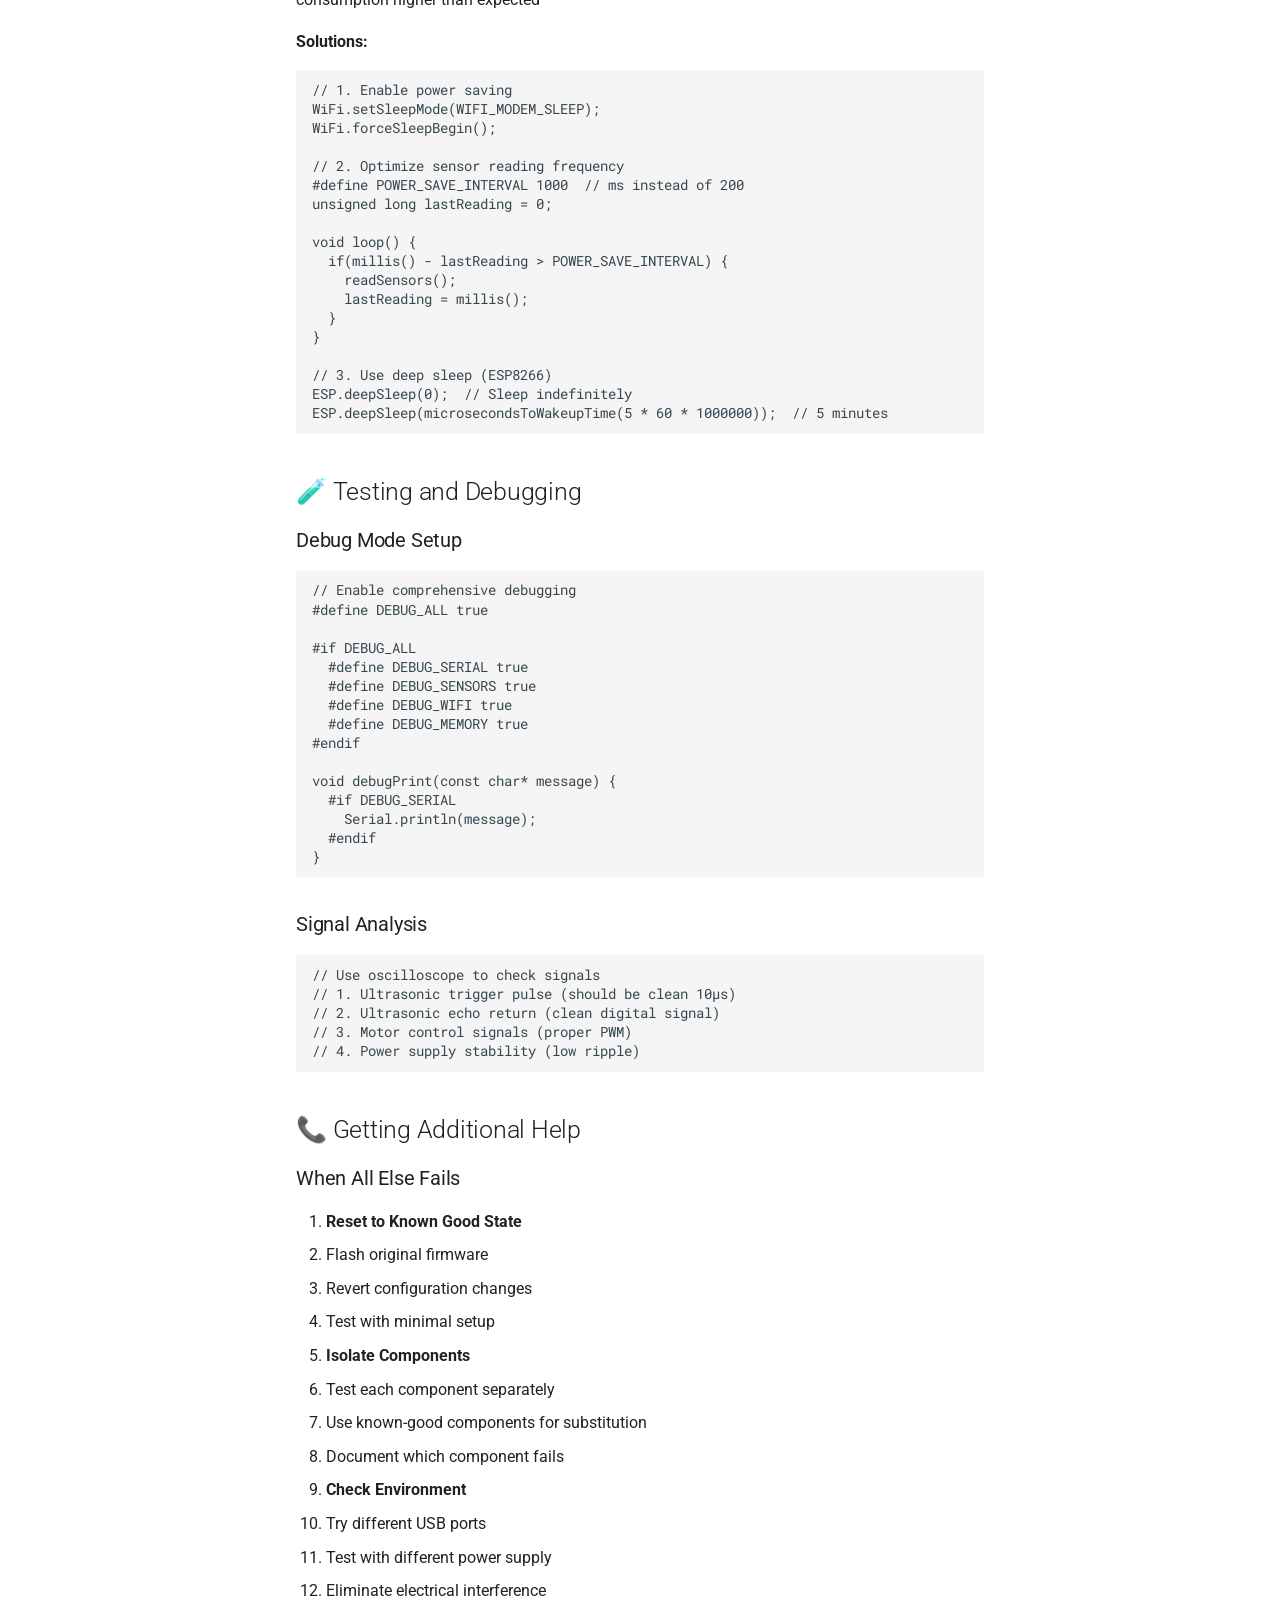
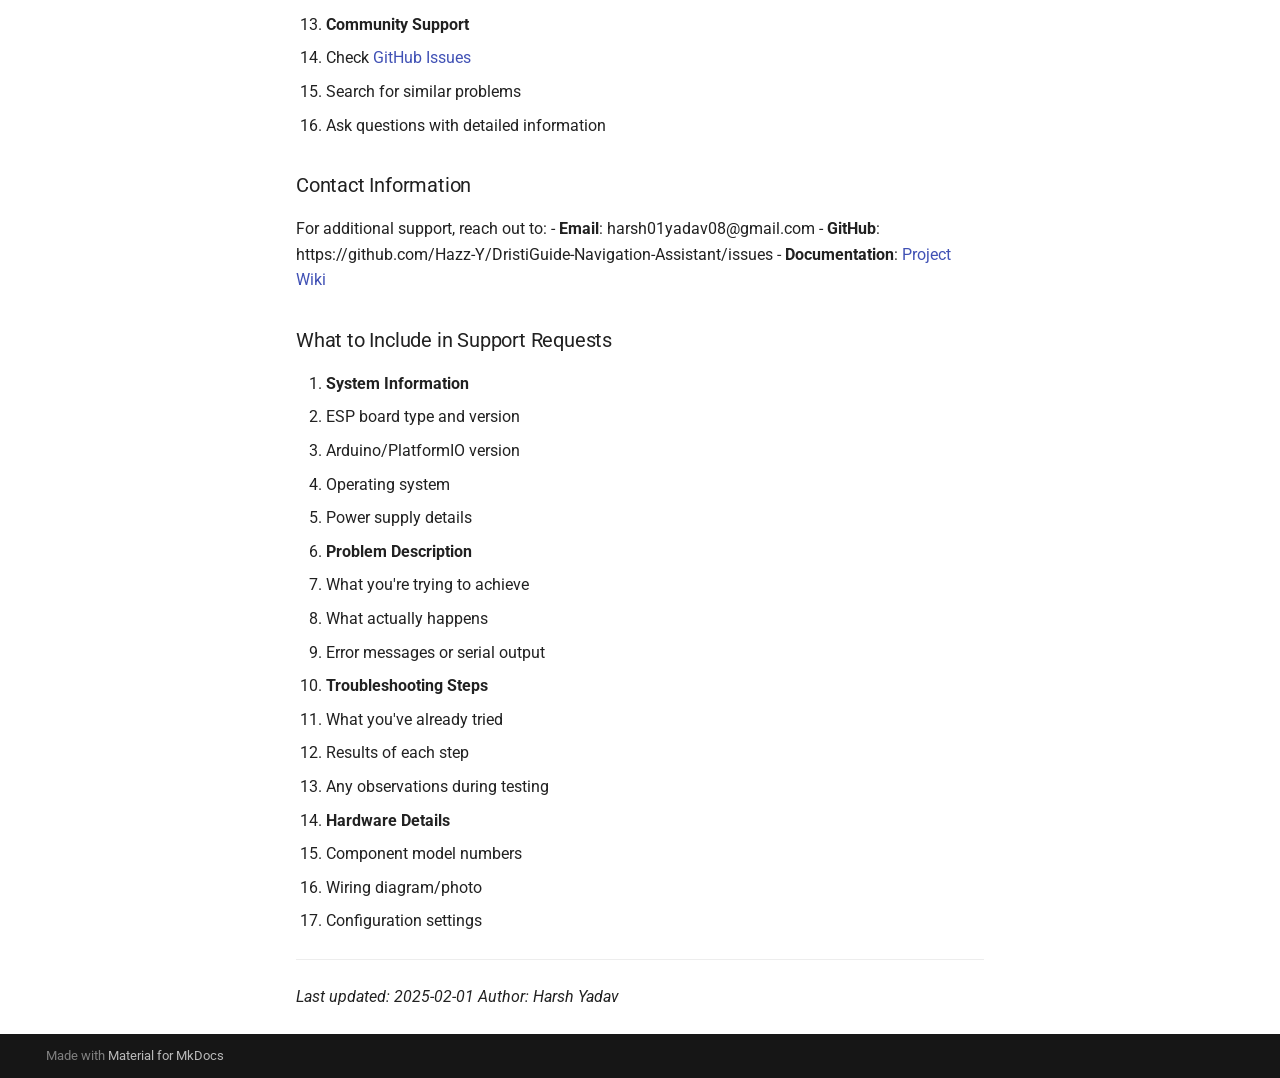
<file: troubleshooting/index.html>
<!doctype html>
<html lang="en" class="no-js">
  <head>
    
      <meta charset="utf-8">
      <meta name="viewport" content="width=device-width,initial-scale=1">
      
      
      
      
        <link rel="prev" href="../installation_guide/">
      
      
      
        
      
      
      <link rel="icon" href="../assets/images/favicon.png">
      <meta name="generator" content="mkdocs-1.6.1, mkdocs-material-9.7.6">
    
    
      
        <title>Troubleshooting - DristiGuide</title>
      
    
    
      <link rel="stylesheet" href="../assets/stylesheets/main.484c7ddc.min.css">
      
      


    
    
      
    
    
      
        
        
        <link rel="preconnect" href="https://fonts.gstatic.com" crossorigin>
        <link rel="stylesheet" href="https://fonts.googleapis.com/css?family=Roboto:300,300i,400,400i,700,700i%7CRoboto+Mono:400,400i,700,700i&display=fallback">
        <style>:root{--md-text-font:"Roboto";--md-code-font:"Roboto Mono"}</style>
      
    
    
    <script>__md_scope=new URL("..",location),__md_hash=e=>[...e].reduce(((e,_)=>(e<<5)-e+_.charCodeAt(0)),0),__md_get=(e,_=localStorage,t=__md_scope)=>JSON.parse(_.getItem(t.pathname+"."+e)),__md_set=(e,_,t=localStorage,a=__md_scope)=>{try{t.setItem(a.pathname+"."+e,JSON.stringify(_))}catch(e){}}</script>
    
      

    
    
  </head>
  
  
    <body dir="ltr">
  
    
    <input class="md-toggle" data-md-toggle="drawer" type="checkbox" id="__drawer" autocomplete="off">
    <input class="md-toggle" data-md-toggle="search" type="checkbox" id="__search" autocomplete="off">
    <label class="md-overlay" for="__drawer"></label>
    <div data-md-component="skip">
      
        
        <a href="#troubleshooting-guide" class="md-skip">
          Skip to content
        </a>
      
    </div>
    <div data-md-component="announce">
      
    </div>
    
    
      

  

<header class="md-header md-header--shadow" data-md-component="header">
  <nav class="md-header__inner md-grid" aria-label="Header">
    <a href=".." title="DristiGuide" class="md-header__button md-logo" aria-label="DristiGuide" data-md-component="logo">
      
  
  <svg xmlns="http://www.w3.org/2000/svg" viewBox="0 0 24 24"><path d="M12 8a3 3 0 0 0 3-3 3 3 0 0 0-3-3 3 3 0 0 0-3 3 3 3 0 0 0 3 3m0 3.54C9.64 9.35 6.5 8 3 8v11c3.5 0 6.64 1.35 9 3.54 2.36-2.19 5.5-3.54 9-3.54V8c-3.5 0-6.64 1.35-9 3.54"/></svg>

    </a>
    <label class="md-header__button md-icon" for="__drawer">
      
      <svg xmlns="http://www.w3.org/2000/svg" viewBox="0 0 24 24"><path d="M3 6h18v2H3zm0 5h18v2H3zm0 5h18v2H3z"/></svg>
    </label>
    <div class="md-header__title" data-md-component="header-title">
      <div class="md-header__ellipsis">
        <div class="md-header__topic">
          <span class="md-ellipsis">
            DristiGuide
          </span>
        </div>
        <div class="md-header__topic" data-md-component="header-topic">
          <span class="md-ellipsis">
            
              Troubleshooting
            
          </span>
        </div>
      </div>
    </div>
    
    
      <script>var palette=__md_get("__palette");if(palette&&palette.color){if("(prefers-color-scheme)"===palette.color.media){var media=matchMedia("(prefers-color-scheme: light)"),input=document.querySelector(media.matches?"[data-md-color-media='(prefers-color-scheme: light)']":"[data-md-color-media='(prefers-color-scheme: dark)']");palette.color.media=input.getAttribute("data-md-color-media"),palette.color.scheme=input.getAttribute("data-md-color-scheme"),palette.color.primary=input.getAttribute("data-md-color-primary"),palette.color.accent=input.getAttribute("data-md-color-accent")}for(var[key,value]of Object.entries(palette.color))document.body.setAttribute("data-md-color-"+key,value)}</script>
    
    
    
      
      
        <label class="md-header__button md-icon" for="__search">
          
          <svg xmlns="http://www.w3.org/2000/svg" viewBox="0 0 24 24"><path d="M9.5 3A6.5 6.5 0 0 1 16 9.5c0 1.61-.59 3.09-1.56 4.23l.27.27h.79l5 5-1.5 1.5-5-5v-.79l-.27-.27A6.52 6.52 0 0 1 9.5 16 6.5 6.5 0 0 1 3 9.5 6.5 6.5 0 0 1 9.5 3m0 2C7 5 5 7 5 9.5S7 14 9.5 14 14 12 14 9.5 12 5 9.5 5"/></svg>
        </label>
        <div class="md-search" data-md-component="search" role="dialog">
  <label class="md-search__overlay" for="__search"></label>
  <div class="md-search__inner" role="search">
    <form class="md-search__form" name="search">
      <input type="text" class="md-search__input" name="query" aria-label="Search" placeholder="Search" autocapitalize="off" autocorrect="off" autocomplete="off" spellcheck="false" data-md-component="search-query" required>
      <label class="md-search__icon md-icon" for="__search">
        
        <svg xmlns="http://www.w3.org/2000/svg" viewBox="0 0 24 24"><path d="M9.5 3A6.5 6.5 0 0 1 16 9.5c0 1.61-.59 3.09-1.56 4.23l.27.27h.79l5 5-1.5 1.5-5-5v-.79l-.27-.27A6.52 6.52 0 0 1 9.5 16 6.5 6.5 0 0 1 3 9.5 6.5 6.5 0 0 1 9.5 3m0 2C7 5 5 7 5 9.5S7 14 9.5 14 14 12 14 9.5 12 5 9.5 5"/></svg>
        
        <svg xmlns="http://www.w3.org/2000/svg" viewBox="0 0 24 24"><path d="M20 11v2H8l5.5 5.5-1.42 1.42L4.16 12l7.92-7.92L13.5 5.5 8 11z"/></svg>
      </label>
      <nav class="md-search__options" aria-label="Search">
        
        <button type="reset" class="md-search__icon md-icon" title="Clear" aria-label="Clear" tabindex="-1">
          
          <svg xmlns="http://www.w3.org/2000/svg" viewBox="0 0 24 24"><path d="M19 6.41 17.59 5 12 10.59 6.41 5 5 6.41 10.59 12 5 17.59 6.41 19 12 13.41 17.59 19 19 17.59 13.41 12z"/></svg>
        </button>
      </nav>
      
    </form>
    <div class="md-search__output">
      <div class="md-search__scrollwrap" tabindex="0" data-md-scrollfix>
        <div class="md-search-result" data-md-component="search-result">
          <div class="md-search-result__meta">
            Initializing search
          </div>
          <ol class="md-search-result__list" role="presentation"></ol>
        </div>
      </div>
    </div>
  </div>
</div>
      
    
    
  </nav>
  
</header>
    
    <div class="md-container" data-md-component="container">
      
      
        
          
        
      
      <main class="md-main" data-md-component="main">
        <div class="md-main__inner md-grid">
          
            
              
              <div class="md-sidebar md-sidebar--primary" data-md-component="sidebar" data-md-type="navigation" >
                <div class="md-sidebar__scrollwrap">
                  <div class="md-sidebar__inner">
                    



<nav class="md-nav md-nav--primary" aria-label="Navigation" data-md-level="0">
  <label class="md-nav__title" for="__drawer">
    <a href=".." title="DristiGuide" class="md-nav__button md-logo" aria-label="DristiGuide" data-md-component="logo">
      
  
  <svg xmlns="http://www.w3.org/2000/svg" viewBox="0 0 24 24"><path d="M12 8a3 3 0 0 0 3-3 3 3 0 0 0-3-3 3 3 0 0 0-3 3 3 3 0 0 0 3 3m0 3.54C9.64 9.35 6.5 8 3 8v11c3.5 0 6.64 1.35 9 3.54 2.36-2.19 5.5-3.54 9-3.54V8c-3.5 0-6.64 1.35-9 3.54"/></svg>

    </a>
    DristiGuide
  </label>
  
  <ul class="md-nav__list" data-md-scrollfix>
    
      
      
  
  
  
  
    <li class="md-nav__item">
      <a href=".." class="md-nav__link">
        
  
  
  <span class="md-ellipsis">
    
  
    Home
  

    
  </span>
  
  

      </a>
    </li>
  

    
      
      
  
  
  
  
    <li class="md-nav__item">
      <a href="../system_architecture/" class="md-nav__link">
        
  
  
  <span class="md-ellipsis">
    
  
    System Architecture
  

    
  </span>
  
  

      </a>
    </li>
  

    
      
      
  
  
  
  
    <li class="md-nav__item">
      <a href="../api_documentation/" class="md-nav__link">
        
  
  
  <span class="md-ellipsis">
    
  
    API Documentation
  

    
  </span>
  
  

      </a>
    </li>
  

    
      
      
  
  
  
  
    <li class="md-nav__item">
      <a href="../installation_guide/" class="md-nav__link">
        
  
  
  <span class="md-ellipsis">
    
  
    Installation Guide
  

    
  </span>
  
  

      </a>
    </li>
  

    
      
      
  
  
    
  
  
  
    <li class="md-nav__item md-nav__item--active">
      
      <input class="md-nav__toggle md-toggle" type="checkbox" id="__toc">
      
      
        
      
      
        <label class="md-nav__link md-nav__link--active" for="__toc">
          
  
  
  <span class="md-ellipsis">
    
  
    Troubleshooting
  

    
  </span>
  
  

          <span class="md-nav__icon md-icon"></span>
        </label>
      
      <a href="./" class="md-nav__link md-nav__link--active">
        
  
  
  <span class="md-ellipsis">
    
  
    Troubleshooting
  

    
  </span>
  
  

      </a>
      
        

<nav class="md-nav md-nav--secondary" aria-label="Table of contents">
  
  
  
    
  
  
    <label class="md-nav__title" for="__toc">
      <span class="md-nav__icon md-icon"></span>
      Table of contents
    </label>
    <ul class="md-nav__list" data-md-component="toc" data-md-scrollfix>
      
        <li class="md-nav__item">
  <a href="#hardware-issues" class="md-nav__link">
    <span class="md-ellipsis">
      
        🔧 Hardware Issues
      
    </span>
  </a>
  
    <nav class="md-nav" aria-label="🔧 Hardware Issues">
      <ul class="md-nav__list">
        
          <li class="md-nav__item">
  <a href="#ultrasonic-sensor-problems" class="md-nav__link">
    <span class="md-ellipsis">
      
        Ultrasonic Sensor Problems
      
    </span>
  </a>
  
    <nav class="md-nav" aria-label="Ultrasonic Sensor Problems">
      <ul class="md-nav__list">
        
          <li class="md-nav__item">
  <a href="#issue-no-distance-readings" class="md-nav__link">
    <span class="md-ellipsis">
      
        Issue: No Distance Readings
      
    </span>
  </a>
  
</li>
        
          <li class="md-nav__item">
  <a href="#issue-inconsistent-readings" class="md-nav__link">
    <span class="md-ellipsis">
      
        Issue: Inconsistent Readings
      
    </span>
  </a>
  
</li>
        
      </ul>
    </nav>
  
</li>
        
          <li class="md-nav__item">
  <a href="#haptic-motor-issues" class="md-nav__link">
    <span class="md-ellipsis">
      
        Haptic Motor Issues
      
    </span>
  </a>
  
    <nav class="md-nav" aria-label="Haptic Motor Issues">
      <ul class="md-nav__list">
        
          <li class="md-nav__item">
  <a href="#issue-motors-not-vibrating" class="md-nav__link">
    <span class="md-ellipsis">
      
        Issue: Motors Not Vibrating
      
    </span>
  </a>
  
</li>
        
          <li class="md-nav__item">
  <a href="#issue-motors-too-weak" class="md-nav__link">
    <span class="md-ellipsis">
      
        Issue: Motors Too Weak
      
    </span>
  </a>
  
</li>
        
      </ul>
    </nav>
  
</li>
        
          <li class="md-nav__item">
  <a href="#esp-now-communication-issues" class="md-nav__link">
    <span class="md-ellipsis">
      
        ESP-NOW Communication Issues
      
    </span>
  </a>
  
    <nav class="md-nav" aria-label="ESP-NOW Communication Issues">
      <ul class="md-nav__list">
        
          <li class="md-nav__item">
  <a href="#issue-packets-not-reaching-receiver" class="md-nav__link">
    <span class="md-ellipsis">
      
        Issue: Packets Not Reaching Receiver
      
    </span>
  </a>
  
</li>
        
      </ul>
    </nav>
  
</li>
        
      </ul>
    </nav>
  
</li>
      
        <li class="md-nav__item">
  <a href="#software-issues" class="md-nav__link">
    <span class="md-ellipsis">
      
        💻 Software Issues
      
    </span>
  </a>
  
    <nav class="md-nav" aria-label="💻 Software Issues">
      <ul class="md-nav__list">
        
          <li class="md-nav__item">
  <a href="#compilation-errors" class="md-nav__link">
    <span class="md-ellipsis">
      
        Compilation Errors
      
    </span>
  </a>
  
    <nav class="md-nav" aria-label="Compilation Errors">
      <ul class="md-nav__list">
        
          <li class="md-nav__item">
  <a href="#issue-esp8266-compilation-failures" class="md-nav__link">
    <span class="md-ellipsis">
      
        Issue: ESP8266 Compilation Failures
      
    </span>
  </a>
  
</li>
        
          <li class="md-nav__item">
  <a href="#issue-esp32-compilation-failures" class="md-nav__link">
    <span class="md-ellipsis">
      
        Issue: ESP32 Compilation Failures
      
    </span>
  </a>
  
</li>
        
      </ul>
    </nav>
  
</li>
        
          <li class="md-nav__item">
  <a href="#runtime-issues" class="md-nav__link">
    <span class="md-ellipsis">
      
        Runtime Issues
      
    </span>
  </a>
  
    <nav class="md-nav" aria-label="Runtime Issues">
      <ul class="md-nav__list">
        
          <li class="md-nav__item">
  <a href="#issue-watchdog-timer-reset" class="md-nav__link">
    <span class="md-ellipsis">
      
        Issue: Watchdog Timer Reset
      
    </span>
  </a>
  
</li>
        
          <li class="md-nav__item">
  <a href="#issue-memory-overflow" class="md-nav__link">
    <span class="md-ellipsis">
      
        Issue: Memory Overflow
      
    </span>
  </a>
  
</li>
        
      </ul>
    </nav>
  
</li>
        
      </ul>
    </nav>
  
</li>
      
        <li class="md-nav__item">
  <a href="#web-interface-issues" class="md-nav__link">
    <span class="md-ellipsis">
      
        🌐 Web Interface Issues
      
    </span>
  </a>
  
    <nav class="md-nav" aria-label="🌐 Web Interface Issues">
      <ul class="md-nav__list">
        
          <li class="md-nav__item">
  <a href="#connection-problems" class="md-nav__link">
    <span class="md-ellipsis">
      
        Connection Problems
      
    </span>
  </a>
  
    <nav class="md-nav" aria-label="Connection Problems">
      <ul class="md-nav__list">
        
          <li class="md-nav__item">
  <a href="#issue-wifi-hotspot-not-visible" class="md-nav__link">
    <span class="md-ellipsis">
      
        Issue: WiFi Hotspot Not Visible
      
    </span>
  </a>
  
</li>
        
          <li class="md-nav__item">
  <a href="#issue-web-page-not-loading" class="md-nav__link">
    <span class="md-ellipsis">
      
        Issue: Web Page Not Loading
      
    </span>
  </a>
  
</li>
        
      </ul>
    </nav>
  
</li>
        
          <li class="md-nav__item">
  <a href="#api-response-issues" class="md-nav__link">
    <span class="md-ellipsis">
      
        API Response Issues
      
    </span>
  </a>
  
    <nav class="md-nav" aria-label="API Response Issues">
      <ul class="md-nav__list">
        
          <li class="md-nav__item">
  <a href="#issue-json-data-not-updating" class="md-nav__link">
    <span class="md-ellipsis">
      
        Issue: JSON Data Not Updating
      
    </span>
  </a>
  
</li>
        
      </ul>
    </nav>
  
</li>
        
      </ul>
    </nav>
  
</li>
      
        <li class="md-nav__item">
  <a href="#power-management-issues" class="md-nav__link">
    <span class="md-ellipsis">
      
        🔋 Power Management Issues
      
    </span>
  </a>
  
    <nav class="md-nav" aria-label="🔋 Power Management Issues">
      <ul class="md-nav__list">
        
          <li class="md-nav__item">
  <a href="#battery-life-problems" class="md-nav__link">
    <span class="md-ellipsis">
      
        Battery Life Problems
      
    </span>
  </a>
  
    <nav class="md-nav" aria-label="Battery Life Problems">
      <ul class="md-nav__list">
        
          <li class="md-nav__item">
  <a href="#issue-short-battery-life" class="md-nav__link">
    <span class="md-ellipsis">
      
        Issue: Short Battery Life
      
    </span>
  </a>
  
</li>
        
      </ul>
    </nav>
  
</li>
        
      </ul>
    </nav>
  
</li>
      
        <li class="md-nav__item">
  <a href="#testing-and-debugging" class="md-nav__link">
    <span class="md-ellipsis">
      
        🧪 Testing and Debugging
      
    </span>
  </a>
  
    <nav class="md-nav" aria-label="🧪 Testing and Debugging">
      <ul class="md-nav__list">
        
          <li class="md-nav__item">
  <a href="#debug-mode-setup" class="md-nav__link">
    <span class="md-ellipsis">
      
        Debug Mode Setup
      
    </span>
  </a>
  
</li>
        
          <li class="md-nav__item">
  <a href="#signal-analysis" class="md-nav__link">
    <span class="md-ellipsis">
      
        Signal Analysis
      
    </span>
  </a>
  
</li>
        
      </ul>
    </nav>
  
</li>
      
        <li class="md-nav__item">
  <a href="#getting-additional-help" class="md-nav__link">
    <span class="md-ellipsis">
      
        📞 Getting Additional Help
      
    </span>
  </a>
  
    <nav class="md-nav" aria-label="📞 Getting Additional Help">
      <ul class="md-nav__list">
        
          <li class="md-nav__item">
  <a href="#when-all-else-fails" class="md-nav__link">
    <span class="md-ellipsis">
      
        When All Else Fails
      
    </span>
  </a>
  
</li>
        
          <li class="md-nav__item">
  <a href="#contact-information" class="md-nav__link">
    <span class="md-ellipsis">
      
        Contact Information
      
    </span>
  </a>
  
</li>
        
          <li class="md-nav__item">
  <a href="#what-to-include-in-support-requests" class="md-nav__link">
    <span class="md-ellipsis">
      
        What to Include in Support Requests
      
    </span>
  </a>
  
</li>
        
      </ul>
    </nav>
  
</li>
      
    </ul>
  
</nav>
      
    </li>
  

    
  </ul>
</nav>
                  </div>
                </div>
              </div>
            
            
              
              <div class="md-sidebar md-sidebar--secondary" data-md-component="sidebar" data-md-type="toc" >
                <div class="md-sidebar__scrollwrap">
                  <div class="md-sidebar__inner">
                    

<nav class="md-nav md-nav--secondary" aria-label="Table of contents">
  
  
  
    
  
  
    <label class="md-nav__title" for="__toc">
      <span class="md-nav__icon md-icon"></span>
      Table of contents
    </label>
    <ul class="md-nav__list" data-md-component="toc" data-md-scrollfix>
      
        <li class="md-nav__item">
  <a href="#hardware-issues" class="md-nav__link">
    <span class="md-ellipsis">
      
        🔧 Hardware Issues
      
    </span>
  </a>
  
    <nav class="md-nav" aria-label="🔧 Hardware Issues">
      <ul class="md-nav__list">
        
          <li class="md-nav__item">
  <a href="#ultrasonic-sensor-problems" class="md-nav__link">
    <span class="md-ellipsis">
      
        Ultrasonic Sensor Problems
      
    </span>
  </a>
  
    <nav class="md-nav" aria-label="Ultrasonic Sensor Problems">
      <ul class="md-nav__list">
        
          <li class="md-nav__item">
  <a href="#issue-no-distance-readings" class="md-nav__link">
    <span class="md-ellipsis">
      
        Issue: No Distance Readings
      
    </span>
  </a>
  
</li>
        
          <li class="md-nav__item">
  <a href="#issue-inconsistent-readings" class="md-nav__link">
    <span class="md-ellipsis">
      
        Issue: Inconsistent Readings
      
    </span>
  </a>
  
</li>
        
      </ul>
    </nav>
  
</li>
        
          <li class="md-nav__item">
  <a href="#haptic-motor-issues" class="md-nav__link">
    <span class="md-ellipsis">
      
        Haptic Motor Issues
      
    </span>
  </a>
  
    <nav class="md-nav" aria-label="Haptic Motor Issues">
      <ul class="md-nav__list">
        
          <li class="md-nav__item">
  <a href="#issue-motors-not-vibrating" class="md-nav__link">
    <span class="md-ellipsis">
      
        Issue: Motors Not Vibrating
      
    </span>
  </a>
  
</li>
        
          <li class="md-nav__item">
  <a href="#issue-motors-too-weak" class="md-nav__link">
    <span class="md-ellipsis">
      
        Issue: Motors Too Weak
      
    </span>
  </a>
  
</li>
        
      </ul>
    </nav>
  
</li>
        
          <li class="md-nav__item">
  <a href="#esp-now-communication-issues" class="md-nav__link">
    <span class="md-ellipsis">
      
        ESP-NOW Communication Issues
      
    </span>
  </a>
  
    <nav class="md-nav" aria-label="ESP-NOW Communication Issues">
      <ul class="md-nav__list">
        
          <li class="md-nav__item">
  <a href="#issue-packets-not-reaching-receiver" class="md-nav__link">
    <span class="md-ellipsis">
      
        Issue: Packets Not Reaching Receiver
      
    </span>
  </a>
  
</li>
        
      </ul>
    </nav>
  
</li>
        
      </ul>
    </nav>
  
</li>
      
        <li class="md-nav__item">
  <a href="#software-issues" class="md-nav__link">
    <span class="md-ellipsis">
      
        💻 Software Issues
      
    </span>
  </a>
  
    <nav class="md-nav" aria-label="💻 Software Issues">
      <ul class="md-nav__list">
        
          <li class="md-nav__item">
  <a href="#compilation-errors" class="md-nav__link">
    <span class="md-ellipsis">
      
        Compilation Errors
      
    </span>
  </a>
  
    <nav class="md-nav" aria-label="Compilation Errors">
      <ul class="md-nav__list">
        
          <li class="md-nav__item">
  <a href="#issue-esp8266-compilation-failures" class="md-nav__link">
    <span class="md-ellipsis">
      
        Issue: ESP8266 Compilation Failures
      
    </span>
  </a>
  
</li>
        
          <li class="md-nav__item">
  <a href="#issue-esp32-compilation-failures" class="md-nav__link">
    <span class="md-ellipsis">
      
        Issue: ESP32 Compilation Failures
      
    </span>
  </a>
  
</li>
        
      </ul>
    </nav>
  
</li>
        
          <li class="md-nav__item">
  <a href="#runtime-issues" class="md-nav__link">
    <span class="md-ellipsis">
      
        Runtime Issues
      
    </span>
  </a>
  
    <nav class="md-nav" aria-label="Runtime Issues">
      <ul class="md-nav__list">
        
          <li class="md-nav__item">
  <a href="#issue-watchdog-timer-reset" class="md-nav__link">
    <span class="md-ellipsis">
      
        Issue: Watchdog Timer Reset
      
    </span>
  </a>
  
</li>
        
          <li class="md-nav__item">
  <a href="#issue-memory-overflow" class="md-nav__link">
    <span class="md-ellipsis">
      
        Issue: Memory Overflow
      
    </span>
  </a>
  
</li>
        
      </ul>
    </nav>
  
</li>
        
      </ul>
    </nav>
  
</li>
      
        <li class="md-nav__item">
  <a href="#web-interface-issues" class="md-nav__link">
    <span class="md-ellipsis">
      
        🌐 Web Interface Issues
      
    </span>
  </a>
  
    <nav class="md-nav" aria-label="🌐 Web Interface Issues">
      <ul class="md-nav__list">
        
          <li class="md-nav__item">
  <a href="#connection-problems" class="md-nav__link">
    <span class="md-ellipsis">
      
        Connection Problems
      
    </span>
  </a>
  
    <nav class="md-nav" aria-label="Connection Problems">
      <ul class="md-nav__list">
        
          <li class="md-nav__item">
  <a href="#issue-wifi-hotspot-not-visible" class="md-nav__link">
    <span class="md-ellipsis">
      
        Issue: WiFi Hotspot Not Visible
      
    </span>
  </a>
  
</li>
        
          <li class="md-nav__item">
  <a href="#issue-web-page-not-loading" class="md-nav__link">
    <span class="md-ellipsis">
      
        Issue: Web Page Not Loading
      
    </span>
  </a>
  
</li>
        
      </ul>
    </nav>
  
</li>
        
          <li class="md-nav__item">
  <a href="#api-response-issues" class="md-nav__link">
    <span class="md-ellipsis">
      
        API Response Issues
      
    </span>
  </a>
  
    <nav class="md-nav" aria-label="API Response Issues">
      <ul class="md-nav__list">
        
          <li class="md-nav__item">
  <a href="#issue-json-data-not-updating" class="md-nav__link">
    <span class="md-ellipsis">
      
        Issue: JSON Data Not Updating
      
    </span>
  </a>
  
</li>
        
      </ul>
    </nav>
  
</li>
        
      </ul>
    </nav>
  
</li>
      
        <li class="md-nav__item">
  <a href="#power-management-issues" class="md-nav__link">
    <span class="md-ellipsis">
      
        🔋 Power Management Issues
      
    </span>
  </a>
  
    <nav class="md-nav" aria-label="🔋 Power Management Issues">
      <ul class="md-nav__list">
        
          <li class="md-nav__item">
  <a href="#battery-life-problems" class="md-nav__link">
    <span class="md-ellipsis">
      
        Battery Life Problems
      
    </span>
  </a>
  
    <nav class="md-nav" aria-label="Battery Life Problems">
      <ul class="md-nav__list">
        
          <li class="md-nav__item">
  <a href="#issue-short-battery-life" class="md-nav__link">
    <span class="md-ellipsis">
      
        Issue: Short Battery Life
      
    </span>
  </a>
  
</li>
        
      </ul>
    </nav>
  
</li>
        
      </ul>
    </nav>
  
</li>
      
        <li class="md-nav__item">
  <a href="#testing-and-debugging" class="md-nav__link">
    <span class="md-ellipsis">
      
        🧪 Testing and Debugging
      
    </span>
  </a>
  
    <nav class="md-nav" aria-label="🧪 Testing and Debugging">
      <ul class="md-nav__list">
        
          <li class="md-nav__item">
  <a href="#debug-mode-setup" class="md-nav__link">
    <span class="md-ellipsis">
      
        Debug Mode Setup
      
    </span>
  </a>
  
</li>
        
          <li class="md-nav__item">
  <a href="#signal-analysis" class="md-nav__link">
    <span class="md-ellipsis">
      
        Signal Analysis
      
    </span>
  </a>
  
</li>
        
      </ul>
    </nav>
  
</li>
      
        <li class="md-nav__item">
  <a href="#getting-additional-help" class="md-nav__link">
    <span class="md-ellipsis">
      
        📞 Getting Additional Help
      
    </span>
  </a>
  
    <nav class="md-nav" aria-label="📞 Getting Additional Help">
      <ul class="md-nav__list">
        
          <li class="md-nav__item">
  <a href="#when-all-else-fails" class="md-nav__link">
    <span class="md-ellipsis">
      
        When All Else Fails
      
    </span>
  </a>
  
</li>
        
          <li class="md-nav__item">
  <a href="#contact-information" class="md-nav__link">
    <span class="md-ellipsis">
      
        Contact Information
      
    </span>
  </a>
  
</li>
        
          <li class="md-nav__item">
  <a href="#what-to-include-in-support-requests" class="md-nav__link">
    <span class="md-ellipsis">
      
        What to Include in Support Requests
      
    </span>
  </a>
  
</li>
        
      </ul>
    </nav>
  
</li>
      
    </ul>
  
</nav>
                  </div>
                </div>
              </div>
            
          
          
            <div class="md-content" data-md-component="content">
              
              <article class="md-content__inner md-typeset">
                
                  



<h1 id="troubleshooting-guide">Troubleshooting Guide</h1>
<p>This guide provides solutions to common issues encountered while setting up and using the DristiGuide assistive system.</p>
<h2 id="hardware-issues">🔧 Hardware Issues</h2>
<h3 id="ultrasonic-sensor-problems">Ultrasonic Sensor Problems</h3>
<h4 id="issue-no-distance-readings">Issue: No Distance Readings</h4>
<p><strong>Symptoms:</strong>
- Serial monitor shows "Distance: 0cm" or inconsistent values
- No response when placing objects in front of sensor</p>
<p><strong>Possible Causes:</strong>
1. <strong>Power Supply Issues</strong>
   - Insufficient voltage to HC-SR04
   - Noisy power supply
   - Loose connections</p>
<ol>
<li><strong>Wiring Problems</strong></li>
<li>Incorrect pin connections</li>
<li>Poor solder joints</li>
<li>
<p>Damaged jumper wires</p>
</li>
<li>
<p><strong>Sensor Malfunction</strong></p>
</li>
<li>Defective HC-SR04 module</li>
<li>Physical damage to sensor</li>
</ol>
<p><strong>Solutions:</strong></p>
<pre><code class="language-cpp">// 1. Check power supply
// Measure voltage at HC-SR04 VCC pin
// Should be stable 5V ±0.2V

// 2. Verify wiring
NodeMCU  →  HC-SR04
3.3V     →      VCC
GND       →      GND  
D6        →      TRIG
D5        →      ECHO

// 3. Test with known-good sensor
// Replace HC-SR04 to rule out sensor failure
</code></pre>
<h4 id="issue-inconsistent-readings">Issue: Inconsistent Readings</h4>
<p><strong>Symptoms:</strong>
- Distance values fluctuating wildly
- Readings don't match actual distances
- Occasional zero or max values</p>
<p><strong>Solutions:</strong></p>
<pre><code class="language-cpp">// 1. Add software filtering
#define FILTER_WINDOW 5
int distanceReadings[FILTER_WINDOW];
int currentReading = 0;

int getFilteredDistance() {
  // Add new reading
  distanceReadings[currentReading] = readRawDistance();
  currentReading = (currentReading + 1) % FILTER_WINDOW;

  // Sort and return median
  sort(distanceReadings, distanceReadings + FILTER_WINDOW);
  return distanceReadings[FILTER_WINDOW / 2];
}

// 2. Add hardware filtering
// Add 100nF capacitor between ECHO and GND
// Add 1kΩ resistor in series with ECHO line
</code></pre>
<h3 id="haptic-motor-issues">Haptic Motor Issues</h3>
<h4 id="issue-motors-not-vibrating">Issue: Motors Not Vibrating</h4>
<p><strong>Symptoms:</strong>
- No vibration when expected
- Intermittent motor operation
- Weak vibration intensity</p>
<p><strong>Solutions:</strong></p>
<pre><code class="language-cpp">// 1. Check transistor connections
// Verify proper NPN transistor wiring
// Emitter → GND, Base → GPIO (via 1kΩ), Collector → Motor(-)

// 2. Test motors directly
// Connect motor directly to 3.3V
// If motor works, issue is in driver circuit

// 3. Check GPIO configuration
pinMode(MOTOR1_PIN, OUTPUT);
digitalWrite(MOTOR1_PIN, HIGH);  // Should activate motor

// 4. Verify power supply
// Motors need 50-100mA each
// Ensure power supply can handle total current
</code></pre>
<h4 id="issue-motors-too-weak">Issue: Motors Too Weak</h4>
<p><strong>Solutions:</strong></p>
<pre><code class="language-cpp">// 1. Increase supply voltage
// Use 5V instead of 3.3V for motors
// Ensure transistors can handle higher voltage

// 2. Use more powerful motors
// Higher current motors for stronger vibration
// Check datasheet for specifications

// 3. Reduce series resistance
// Lower resistor value between GPIO and transistor base
// 470Ω or 330Ω for more base current
</code></pre>
<h3 id="esp-now-communication-issues">ESP-NOW Communication Issues</h3>
<h4 id="issue-packets-not-reaching-receiver">Issue: Packets Not Reaching Receiver</h4>
<p><strong>Symptoms:</strong>
- Transmitter shows "Delivery fail"
- Receiver not receiving data
- Intermittent connection</p>
<p><strong>Solutions:</strong></p>
<pre><code class="language-cpp">// 1. Check MAC addresses
uint8_t receiverAddress[] = {0x24, 0x6F, 0x28, 0x12, 0x34, 0x56};

// Print MAC addresses
Serial.printf(&quot;Transmitter MAC: %s\n&quot;, WiFi.macAddress().c_str());
Serial.printf(&quot;Receiver MAC: %02X:%02X:%02X:%02X:%02X:%02X\n&quot;,
              receiverAddress[0], receiverAddress[1], receiverAddress[2],
              receiverAddress[3], receiverAddress[4], receiverAddress[5]);
</code></pre>
<pre><code class="language-cpp">// 2. Increase transmission power
// Add to setup()
WiFi.setOutputPower(20.5);  // Maximum power (20.5dBm)

// 3. Add retry logic
#define MAX_RETRIES 3
bool sendWithRetry(uint8_t* data, size_t size) {
  for(int i = 0; i &lt; MAX_RETRIES; i++) {
    esp_err_t result = esp_now_send(receiverAddress, data, size);
    if(result == ESP_OK) return true;
    delay(100);  // Wait between retries
  }
  return false;
}
</code></pre>
<h2 id="software-issues">💻 Software Issues</h2>
<h3 id="compilation-errors">Compilation Errors</h3>
<h4 id="issue-esp8266-compilation-failures">Issue: ESP8266 Compilation Failures</h4>
<p><strong>Common Errors:</strong></p>
<pre><code>'ESP8266WiFi.h' not found
'espnow.h' not found
Sketch too large
</code></pre>
<p><strong>Solutions:</strong></p>
<pre><code class="language-bash"># 1. Install ESP8266 core
arduino-cli core install esp8266:esp8266

# 2. Select correct board
# Tools → Board → ESP8266 Boards → NodeMCU 1.0 (ESP-12E Module)

# 3. Reduce program size
// Remove debug output
#undef DEBUG_ENABLED

// Use smaller data types
uint8_t instead of int
uint16_t instead of long

// Store constants in PROGMEM
const char message[] PROGMEM = &quot;Hello&quot;;
</code></pre>
<h4 id="issue-esp32-compilation-failures">Issue: ESP32 Compilation Failures</h4>
<p><strong>Solutions:</strong></p>
<pre><code class="language-bash"># 1. Install ESP32 core
arduino-cli core install esp32:esp32

# 2. Select correct board
# Tools → Board → ESP32 Arduino → ESP32 Dev Module

# 3. Fix compatibility issues
// Replace ESP8266-specific code
#if defined(ESP8266)
  // ESP8266 code
#elif defined(ESP32)
  // ESP32 code
#endif
</code></pre>
<h3 id="runtime-issues">Runtime Issues</h3>
<h4 id="issue-watchdog-timer-reset">Issue: Watchdog Timer Reset</h4>
<p><strong>Symptoms:</strong>
- Device restarts unexpectedly
- Serial shows "wdt reset" or similar</p>
<p><strong>Solutions:</strong></p>
<pre><code class="language-cpp">// 1. Feed watchdog regularly
#include &quot;esp_task_wdt.h&quot;

void loop() {
  esp_task_wdt_reset();  // Feed watchdog

  // Your code here
  delay(10);
}

// 2. Disable watchdog if needed (not recommended)
esp_task_wdt_delete();
</code></pre>
<h4 id="issue-memory-overflow">Issue: Memory Overflow</h4>
<p><strong>Symptoms:</strong>
- Device crashes or reboots
- Serial shows "heap corruption"
- Variables changing unexpectedly</p>
<p><strong>Solutions:</strong></p>
<pre><code class="language-cpp">// 1. Monitor free heap
Serial.printf(&quot;Free heap: %d\n&quot;, ESP.getFreeHeap());

// 2. Use static allocation
// Instead of dynamic arrays, use fixed-size arrays
int sensorBuffer[100];  // Static allocation

// 3. Reduce string usage
// Use F() macro for string literals
Serial.println(F(&quot;This saves RAM&quot;));

// 4. Optimize data types
// Use smallest possible data types
uint8_t smallNumber = 100;  // Instead of int
</code></pre>
<h2 id="web-interface-issues">🌐 Web Interface Issues</h2>
<h3 id="connection-problems">Connection Problems</h3>
<h4 id="issue-wifi-hotspot-not-visible">Issue: WiFi Hotspot Not Visible</h4>
<p><strong>Solutions:</strong></p>
<pre><code class="language-cpp">// 1. Check WiFi initialization
Serial.println(&quot;Setting up AP...&quot;);
WiFi.softAP(ssid, password, channel, maxClients);

// 2. Verify AP is active
Serial.println(WiFi.softAPgetHostname());
Serial.println(WiFi.softAPIP());
</code></pre>
<h4 id="issue-web-page-not-loading">Issue: Web Page Not Loading</h4>
<p><strong>Solutions:</strong></p>
<pre><code class="language-cpp">// 1. Check server is running
server.begin();
Serial.println(&quot;HTTP server started&quot;);

// 2. Verify client handling
void handleClient() {
  WiFiClient client = server.available();
  if(client) {
    Serial.println(&quot;Client connected&quot;);
    // Process request
  }
}
</code></pre>
<h3 id="api-response-issues">API Response Issues</h3>
<h4 id="issue-json-data-not-updating">Issue: JSON Data Not Updating</h4>
<p><strong>Solutions:</strong></p>
<pre><code class="language-cpp">// 1. Check JSON serialization
StaticJsonDocument&lt;256&gt; doc;
doc[&quot;distance&quot;] = sensorData.distance;
doc[&quot;timestamp&quot;] = sensorData.timestamp;

// 2. Add CORS headers
server.sendHeader(&quot;Access-Control-Allow-Origin&quot;, &quot;*&quot;);
server.send(200, &quot;application/json&quot;, jsonBuffer);
</code></pre>
<h2 id="power-management-issues">🔋 Power Management Issues</h2>
<h3 id="battery-life-problems">Battery Life Problems</h3>
<h4 id="issue-short-battery-life">Issue: Short Battery Life</h4>
<p><strong>Symptoms:</strong>
- Battery drains in hours instead of days
- Device gets hot during operation
- Power consumption higher than expected</p>
<p><strong>Solutions:</strong></p>
<pre><code class="language-cpp">// 1. Enable power saving
WiFi.setSleepMode(WIFI_MODEM_SLEEP);
WiFi.forceSleepBegin();

// 2. Optimize sensor reading frequency
#define POWER_SAVE_INTERVAL 1000  // ms instead of 200
unsigned long lastReading = 0;

void loop() {
  if(millis() - lastReading &gt; POWER_SAVE_INTERVAL) {
    readSensors();
    lastReading = millis();
  }
}

// 3. Use deep sleep (ESP8266)
ESP.deepSleep(0);  // Sleep indefinitely
ESP.deepSleep(microsecondsToWakeupTime(5 * 60 * 1000000));  // 5 minutes
</code></pre>
<h2 id="testing-and-debugging">🧪 Testing and Debugging</h2>
<h3 id="debug-mode-setup">Debug Mode Setup</h3>
<pre><code class="language-cpp">// Enable comprehensive debugging
#define DEBUG_ALL true

#if DEBUG_ALL
  #define DEBUG_SERIAL true
  #define DEBUG_SENSORS true
  #define DEBUG_WIFI true
  #define DEBUG_MEMORY true
#endif

void debugPrint(const char* message) {
  #if DEBUG_SERIAL
    Serial.println(message);
  #endif
}
</code></pre>
<h3 id="signal-analysis">Signal Analysis</h3>
<pre><code class="language-cpp">// Use oscilloscope to check signals
// 1. Ultrasonic trigger pulse (should be clean 10μs)
// 2. Ultrasonic echo return (clean digital signal)
// 3. Motor control signals (proper PWM)
// 4. Power supply stability (low ripple)
</code></pre>
<h2 id="getting-additional-help">📞 Getting Additional Help</h2>
<h3 id="when-all-else-fails">When All Else Fails</h3>
<ol>
<li><strong>Reset to Known Good State</strong></li>
<li>Flash original firmware</li>
<li>Revert configuration changes</li>
<li>
<p>Test with minimal setup</p>
</li>
<li>
<p><strong>Isolate Components</strong></p>
</li>
<li>Test each component separately</li>
<li>Use known-good components for substitution</li>
<li>
<p>Document which component fails</p>
</li>
<li>
<p><strong>Check Environment</strong></p>
</li>
<li>Try different USB ports</li>
<li>Test with different power supply</li>
<li>
<p>Eliminate electrical interference</p>
</li>
<li>
<p><strong>Community Support</strong></p>
</li>
<li>Check <a href="https://github.com/Hazz-Y/DristiGuide-Navigation-Assistant/issues">GitHub Issues</a></li>
<li>Search for similar problems</li>
<li>Ask questions with detailed information</li>
</ol>
<h3 id="contact-information">Contact Information</h3>
<p>For additional support, reach out to:
- <strong>Email</strong>: harsh01yadav08@gmail.com
- <strong>GitHub</strong>: https://github.com/Hazz-Y/DristiGuide-Navigation-Assistant/issues
- <strong>Documentation</strong>: <a href="https://github.com/Hazz-Y/DristiGuide-Navigation-Assistant/wiki">Project Wiki</a></p>
<h3 id="what-to-include-in-support-requests">What to Include in Support Requests</h3>
<ol>
<li><strong>System Information</strong></li>
<li>ESP board type and version</li>
<li>Arduino/PlatformIO version</li>
<li>Operating system</li>
<li>
<p>Power supply details</p>
</li>
<li>
<p><strong>Problem Description</strong></p>
</li>
<li>What you're trying to achieve</li>
<li>What actually happens</li>
<li>
<p>Error messages or serial output</p>
</li>
<li>
<p><strong>Troubleshooting Steps</strong></p>
</li>
<li>What you've already tried</li>
<li>Results of each step</li>
<li>
<p>Any observations during testing</p>
</li>
<li>
<p><strong>Hardware Details</strong></p>
</li>
<li>Component model numbers</li>
<li>Wiring diagram/photo</li>
<li>Configuration settings</li>
</ol>
<hr />
<p><em>Last updated: 2025-02-01</em>
<em>Author: Harsh Yadav</em></p>












                
              </article>
            </div>
          
          
<script>var target=document.getElementById(location.hash.slice(1));target&&target.name&&(target.checked=target.name.startsWith("__tabbed_"))</script>
        </div>
        
      </main>
      
        <footer class="md-footer">
  
  <div class="md-footer-meta md-typeset">
    <div class="md-footer-meta__inner md-grid">
      <div class="md-copyright">
  
  
    Made with
    <a href="https://squidfunk.github.io/mkdocs-material/" target="_blank" rel="noopener">
      Material for MkDocs
    </a>
  
</div>
      
    </div>
  </div>
</footer>
      
    </div>
    <div class="md-dialog" data-md-component="dialog">
      <div class="md-dialog__inner md-typeset"></div>
    </div>
    
    
    
      
      
      <script id="__config" type="application/json">{"annotate": null, "base": "..", "features": [], "search": "../assets/javascripts/workers/search.2c215733.min.js", "tags": null, "translations": {"clipboard.copied": "Copied to clipboard", "clipboard.copy": "Copy to clipboard", "search.result.more.one": "1 more on this page", "search.result.more.other": "# more on this page", "search.result.none": "No matching documents", "search.result.one": "1 matching document", "search.result.other": "# matching documents", "search.result.placeholder": "Type to start searching", "search.result.term.missing": "Missing", "select.version": "Select version"}, "version": null}</script>
    
    
      <script src="../assets/javascripts/bundle.79ae519e.min.js"></script>
      
    
  </body>
</html>
</file>
<file: assets/stylesheets/main.484c7ddc.min.css>
@charset "UTF-8";html{-webkit-text-size-adjust:none;-moz-text-size-adjust:none;text-size-adjust:none;box-sizing:border-box}*,:after,:before{box-sizing:inherit}@media (prefers-reduced-motion){*,:after,:before{transition:none!important}}body{margin:0}a,button,input,label{-webkit-tap-highlight-color:transparent}a{color:inherit;text-decoration:none}hr{border:0;box-sizing:initial;display:block;height:.05rem;overflow:visible;padding:0}small{font-size:80%}sub,sup{line-height:1em}img{border-style:none}table{border-collapse:initial;border-spacing:0}td,th{font-weight:400;vertical-align:top}button{background:#0000;border:0;font-family:inherit;font-size:inherit;margin:0;padding:0}input{border:0;outline:none}:root{--md-primary-fg-color:#4051b5;--md-primary-fg-color--light:#5d6cc0;--md-primary-fg-color--dark:#303fa1;--md-primary-bg-color:#fff;--md-primary-bg-color--light:#ffffffb3;--md-accent-fg-color:#526cfe;--md-accent-fg-color--transparent:#526cfe1a;--md-accent-bg-color:#fff;--md-accent-bg-color--light:#ffffffb3}[data-md-color-scheme=default]{color-scheme:light}[data-md-color-scheme=default] img[src$="#gh-dark-mode-only"],[data-md-color-scheme=default] img[src$="#only-dark"]{display:none}:root,[data-md-color-scheme=default]{--md-hue:225deg;--md-default-fg-color:#000000de;--md-default-fg-color--light:#0000008a;--md-default-fg-color--lighter:#00000052;--md-default-fg-color--lightest:#00000012;--md-default-bg-color:#fff;--md-default-bg-color--light:#ffffffb3;--md-default-bg-color--lighter:#ffffff4d;--md-default-bg-color--lightest:#ffffff1f;--md-code-fg-color:#36464e;--md-code-bg-color:#f5f5f5;--md-code-bg-color--light:#f5f5f5b3;--md-code-bg-color--lighter:#f5f5f54d;--md-code-hl-color:#4287ff;--md-code-hl-color--light:#4287ff1a;--md-code-hl-number-color:#d52a2a;--md-code-hl-special-color:#db1457;--md-code-hl-function-color:#a846b9;--md-code-hl-constant-color:#6e59d9;--md-code-hl-keyword-color:#3f6ec6;--md-code-hl-string-color:#1c7d4d;--md-code-hl-name-color:var(--md-code-fg-color);--md-code-hl-operator-color:var(--md-default-fg-color--light);--md-code-hl-punctuation-color:var(--md-default-fg-color--light);--md-code-hl-comment-color:var(--md-default-fg-color--light);--md-code-hl-generic-color:var(--md-default-fg-color--light);--md-code-hl-variable-color:var(--md-default-fg-color--light);--md-typeset-color:var(--md-default-fg-color);--md-typeset-a-color:var(--md-primary-fg-color);--md-typeset-del-color:#f5503d26;--md-typeset-ins-color:#0bd57026;--md-typeset-kbd-color:#fafafa;--md-typeset-kbd-accent-color:#fff;--md-typeset-kbd-border-color:#b8b8b8;--md-typeset-mark-color:#ffff0080;--md-typeset-table-color:#0000001f;--md-typeset-table-color--light:rgba(0,0,0,.035);--md-admonition-fg-color:var(--md-default-fg-color);--md-admonition-bg-color:var(--md-default-bg-color);--md-warning-fg-color:#000000de;--md-warning-bg-color:#ff9;--md-footer-fg-color:#fff;--md-footer-fg-color--light:#ffffffb3;--md-footer-fg-color--lighter:#ffffff73;--md-footer-bg-color:#000000de;--md-footer-bg-color--dark:#00000052;--md-shadow-z1:0 0.2rem 0.5rem #0000000d,0 0 0.05rem #0000001a;--md-shadow-z2:0 0.2rem 0.5rem #0000001a,0 0 0.05rem #00000040;--md-shadow-z3:0 0.2rem 0.5rem #0003,0 0 0.05rem #00000059}.md-icon svg{fill:currentcolor;display:block;height:1.2rem;width:1.2rem}body{-webkit-font-smoothing:antialiased;-moz-osx-font-smoothing:grayscale;--md-text-font-family:var(--md-text-font,_),-apple-system,BlinkMacSystemFont,Helvetica,Arial,sans-serif;--md-code-font-family:var(--md-code-font,_),SFMono-Regular,Consolas,Menlo,monospace}aside,body,input{font-feature-settings:"kern","liga";color:var(--md-typeset-color);font-family:var(--md-text-font-family)}code,kbd,pre{font-feature-settings:"kern";font-family:var(--md-code-font-family)}:root{--md-typeset-table-sort-icon:url('data:image/svg+xml;charset=utf-8,<svg xmlns="http://www.w3.org/2000/svg" viewBox="0 0 24 24"><path d="m18 21-4-4h3V7h-3l4-4 4 4h-3v10h3M2 19v-2h10v2M2 13v-2h7v2M2 7V5h4v2z"/></svg>');--md-typeset-table-sort-icon--asc:url('data:image/svg+xml;charset=utf-8,<svg xmlns="http://www.w3.org/2000/svg" viewBox="0 0 24 24"><path d="M19 17h3l-4 4-4-4h3V3h2M2 17h10v2H2M6 5v2H2V5m0 6h7v2H2z"/></svg>');--md-typeset-table-sort-icon--desc:url('data:image/svg+xml;charset=utf-8,<svg xmlns="http://www.w3.org/2000/svg" viewBox="0 0 24 24"><path d="M19 7h3l-4-4-4 4h3v14h2M2 17h10v2H2M6 5v2H2V5m0 6h7v2H2z"/></svg>')}.md-typeset{-webkit-print-color-adjust:exact;color-adjust:exact;font-size:.8rem;line-height:1.6;overflow-wrap:break-word}@media print{.md-typeset{font-size:.68rem}}.md-typeset blockquote,.md-typeset dl,.md-typeset figure,.md-typeset ol,.md-typeset pre,.md-typeset ul{margin-bottom:1em;margin-top:1em}.md-typeset h1{color:var(--md-default-fg-color--light);font-size:2em;line-height:1.3;margin:0 0 1.25em}.md-typeset h1,.md-typeset h2{font-weight:300;letter-spacing:-.01em}.md-typeset h2{font-size:1.5625em;line-height:1.4;margin:1.6em 0 .64em}.md-typeset h3{font-size:1.25em;font-weight:400;letter-spacing:-.01em;line-height:1.5;margin:1.6em 0 .8em}.md-typeset h2+h3{margin-top:.8em}.md-typeset h4{font-weight:700;letter-spacing:-.01em;margin:1em 0}.md-typeset h5,.md-typeset h6{color:var(--md-default-fg-color--light);font-size:.8em;font-weight:700;letter-spacing:-.01em;margin:1.25em 0}.md-typeset h5{text-transform:uppercase}.md-typeset h5 code{text-transform:none}.md-typeset hr{border-bottom:.05rem solid var(--md-default-fg-color--lightest);display:flow-root;margin:1.5em 0}.md-typeset a{color:var(--md-typeset-a-color);word-break:break-word}.md-typeset a,.md-typeset a:before{transition:color 125ms}.md-typeset a:focus,.md-typeset a:hover{color:var(--md-accent-fg-color)}.md-typeset a:focus code,.md-typeset a:hover code{background-color:var(--md-accent-fg-color--transparent);color:var(--md-accent-fg-color)}.md-typeset a code{color:var(--md-typeset-a-color)}.md-typeset a.focus-visible{outline-color:var(--md-accent-fg-color);outline-offset:.2rem}.md-typeset code,.md-typeset kbd,.md-typeset pre{color:var(--md-code-fg-color);direction:ltr;font-variant-ligatures:none;transition:background-color 125ms}@media print{.md-typeset code,.md-typeset kbd,.md-typeset pre{white-space:pre-wrap}}.md-typeset code{background-color:var(--md-code-bg-color);border-radius:.1rem;-webkit-box-decoration-break:clone;box-decoration-break:clone;font-size:.85em;padding:0 .2941176471em;transition:color 125ms,background-color 125ms;word-break:break-word}.md-typeset code:not(.focus-visible){-webkit-tap-highlight-color:transparent;outline:none}.md-typeset pre{display:flow-root;line-height:1.4;position:relative}.md-typeset pre>code{-webkit-box-decoration-break:slice;box-decoration-break:slice;box-shadow:none;display:block;margin:0;outline-color:var(--md-accent-fg-color);overflow:auto;padding:.7720588235em 1.1764705882em;scrollbar-color:var(--md-default-fg-color--lighter) #0000;scrollbar-width:thin;touch-action:auto;word-break:normal}.md-typeset pre>code:hover{scrollbar-color:var(--md-accent-fg-color) #0000}.md-typeset pre>code::-webkit-scrollbar{height:.2rem;width:.2rem}.md-typeset pre>code::-webkit-scrollbar-thumb{background-color:var(--md-default-fg-color--lighter)}.md-typeset pre>code::-webkit-scrollbar-thumb:hover{background-color:var(--md-accent-fg-color)}.md-typeset kbd{background-color:var(--md-typeset-kbd-color);border-radius:.1rem;box-shadow:0 .1rem 0 .05rem var(--md-typeset-kbd-border-color),0 .1rem 0 var(--md-typeset-kbd-border-color),0 -.1rem .2rem var(--md-typeset-kbd-accent-color) inset;color:var(--md-default-fg-color);display:inline-block;font-size:.75em;padding:0 .6666666667em;vertical-align:text-top;word-break:break-word}.md-typeset mark{background-color:var(--md-typeset-mark-color);-webkit-box-decoration-break:clone;box-decoration-break:clone;color:inherit;word-break:break-word}.md-typeset abbr{cursor:help;text-decoration:none}.md-typeset [data-preview],.md-typeset abbr{border-bottom:.05rem dotted var(--md-default-fg-color--light)}.md-typeset small{opacity:.75}[dir=ltr] .md-typeset sub,[dir=ltr] .md-typeset sup{margin-left:.078125em}[dir=rtl] .md-typeset sub,[dir=rtl] .md-typeset sup{margin-right:.078125em}[dir=ltr] .md-typeset blockquote{padding-left:.6rem}[dir=rtl] .md-typeset blockquote{padding-right:.6rem}[dir=ltr] .md-typeset blockquote{border-left:.2rem solid var(--md-default-fg-color--lighter)}[dir=rtl] .md-typeset blockquote{border-right:.2rem solid var(--md-default-fg-color--lighter)}.md-typeset blockquote{color:var(--md-default-fg-color--light);margin-left:0;margin-right:0}.md-typeset ul{list-style-type:disc}.md-typeset ul[type]{list-style-type:revert-layer}[dir=ltr] .md-typeset ol,[dir=ltr] .md-typeset ul{margin-left:.625em}[dir=rtl] .md-typeset ol,[dir=rtl] .md-typeset ul{margin-right:.625em}.md-typeset ol,.md-typeset ul{padding:0}.md-typeset ol:not([hidden]),.md-typeset ul:not([hidden]){display:flow-root}.md-typeset ol ol,.md-typeset ul ol{list-style-type:lower-alpha}.md-typeset ol ol ol,.md-typeset ul ol ol{list-style-type:lower-roman}.md-typeset ol ol ol ol,.md-typeset ul ol ol ol{list-style-type:upper-alpha}.md-typeset ol ol ol ol ol,.md-typeset ul ol ol ol ol{list-style-type:upper-roman}.md-typeset ol[type],.md-typeset ul[type]{list-style-type:revert-layer}[dir=ltr] .md-typeset ol li,[dir=ltr] .md-typeset ul li{margin-left:1.25em}[dir=rtl] .md-typeset ol li,[dir=rtl] .md-typeset ul li{margin-right:1.25em}.md-typeset ol li,.md-typeset ul li{margin-bottom:.5em}.md-typeset ol li blockquote,.md-typeset ol li p,.md-typeset ul li blockquote,.md-typeset ul li p{margin:.5em 0}.md-typeset ol li:last-child,.md-typeset ul li:last-child{margin-bottom:0}[dir=ltr] .md-typeset ol li ol,[dir=ltr] .md-typeset ol li ul,[dir=ltr] .md-typeset ul li ol,[dir=ltr] .md-typeset ul li ul{margin-left:.625em}[dir=rtl] .md-typeset ol li ol,[dir=rtl] .md-typeset ol li ul,[dir=rtl] .md-typeset ul li ol,[dir=rtl] .md-typeset ul li ul{margin-right:.625em}.md-typeset ol li ol,.md-typeset ol li ul,.md-typeset ul li ol,.md-typeset ul li ul{margin-bottom:.5em;margin-top:.5em}[dir=ltr] .md-typeset dd{margin-left:1.875em}[dir=rtl] .md-typeset dd{margin-right:1.875em}.md-typeset dd{margin-bottom:1.5em;margin-top:1em}.md-typeset img,.md-typeset svg,.md-typeset video{height:auto;max-width:100%}.md-typeset img[align=left]{margin:1em 1em 1em 0}.md-typeset img[align=right]{margin:1em 0 1em 1em}.md-typeset img[align]:only-child{margin-top:0}.md-typeset figure{display:flow-root;margin:1em auto;max-width:100%;text-align:center;width:fit-content}.md-typeset figure img{display:block;margin:0 auto}.md-typeset figcaption{font-style:italic;margin:1em auto;max-width:24rem}.md-typeset iframe{max-width:100%}.md-typeset table:not([class]){background-color:var(--md-default-bg-color);border:.05rem solid var(--md-typeset-table-color);border-radius:.1rem;display:inline-block;font-size:.64rem;max-width:100%;overflow:auto;touch-action:auto}@media print{.md-typeset table:not([class]){display:table}}.md-typeset table:not([class])+*{margin-top:1.5em}.md-typeset table:not([class]) td>:first-child,.md-typeset table:not([class]) th>:first-child{margin-top:0}.md-typeset table:not([class]) td>:last-child,.md-typeset table:not([class]) th>:last-child{margin-bottom:0}.md-typeset table:not([class]) td:not([align]),.md-typeset table:not([class]) th:not([align]){text-align:left}[dir=rtl] .md-typeset table:not([class]) td:not([align]),[dir=rtl] .md-typeset table:not([class]) th:not([align]){text-align:right}.md-typeset table:not([class]) th{font-weight:700;min-width:5rem;padding:.9375em 1.25em;vertical-align:top}.md-typeset table:not([class]) td{border-top:.05rem solid var(--md-typeset-table-color);padding:.9375em 1.25em;vertical-align:top}.md-typeset table:not([class]) tbody tr{transition:background-color 125ms}.md-typeset table:not([class]) tbody tr:hover{background-color:var(--md-typeset-table-color--light);box-shadow:0 .05rem 0 var(--md-default-bg-color) inset}.md-typeset table:not([class]) a{word-break:normal}.md-typeset table th[role=columnheader]{cursor:pointer}[dir=ltr] .md-typeset table th[role=columnheader]:after{margin-left:.5em}[dir=rtl] .md-typeset table th[role=columnheader]:after{margin-right:.5em}.md-typeset table th[role=columnheader]:after{content:"";display:inline-block;height:1.2em;-webkit-mask-image:var(--md-typeset-table-sort-icon);mask-image:var(--md-typeset-table-sort-icon);-webkit-mask-repeat:no-repeat;mask-repeat:no-repeat;-webkit-mask-size:contain;mask-size:contain;transition:background-color 125ms;vertical-align:text-bottom;width:1.2em}.md-typeset table th[role=columnheader]:hover:after{background-color:var(--md-default-fg-color--lighter)}.md-typeset table th[role=columnheader][aria-sort=ascending]:after{background-color:var(--md-default-fg-color--light);-webkit-mask-image:var(--md-typeset-table-sort-icon--asc);mask-image:var(--md-typeset-table-sort-icon--asc)}.md-typeset table th[role=columnheader][aria-sort=descending]:after{background-color:var(--md-default-fg-color--light);-webkit-mask-image:var(--md-typeset-table-sort-icon--desc);mask-image:var(--md-typeset-table-sort-icon--desc)}.md-typeset__scrollwrap{margin:1em -.8rem;overflow-x:auto;touch-action:auto}.md-typeset__table{display:inline-block;margin-bottom:.5em;padding:0 .8rem}@media print{.md-typeset__table{display:block}}html .md-typeset__table table{display:table;margin:0;overflow:hidden;width:100%}@media screen and (max-width:44.984375em){.md-content__inner>pre{margin:1em -.8rem}.md-content__inner>pre code{border-radius:0}}.md-typeset .md-author{border-radius:100%;display:block;flex-shrink:0;height:1.6rem;overflow:hidden;position:relative;transition:color 125ms,transform 125ms;width:1.6rem}.md-typeset .md-author img{display:block}.md-typeset .md-author--more{background:var(--md-default-fg-color--lightest);color:var(--md-default-fg-color--lighter);font-size:.6rem;font-weight:700;line-height:1.6rem;text-align:center}.md-typeset .md-author--long{height:2.4rem;width:2.4rem}.md-typeset a.md-author{transform:scale(1)}.md-typeset a.md-author img{border-radius:100%;filter:grayscale(100%) opacity(75%);transition:filter 125ms}.md-typeset a.md-author:focus,.md-typeset a.md-author:hover{transform:scale(1.1);z-index:1}.md-typeset a.md-author:focus img,.md-typeset a.md-author:hover img{filter:grayscale(0)}.md-banner{background-color:var(--md-footer-bg-color);color:var(--md-footer-fg-color);overflow:auto}@media print{.md-banner{display:none}}.md-banner--warning{background-color:var(--md-warning-bg-color);color:var(--md-warning-fg-color)}.md-banner__inner{font-size:.7rem;margin:.6rem auto;padding:0 .8rem}[dir=ltr] .md-banner__button{float:right}[dir=rtl] .md-banner__button{float:left}.md-banner__button{color:inherit;cursor:pointer;transition:opacity .25s}.no-js .md-banner__button{display:none}.md-banner__button:hover{opacity:.7}html{font-size:125%;height:100%;overflow-x:hidden}@media screen and (min-width:100em){html{font-size:137.5%}}@media screen and (min-width:125em){html{font-size:150%}}body{background-color:var(--md-default-bg-color);display:flex;flex-direction:column;font-size:.5rem;min-height:100%;position:relative;width:100%}@media print{body{display:block}}@media screen and (max-width:59.984375em){body[data-md-scrolllock]{position:fixed}}.md-grid{margin-left:auto;margin-right:auto;max-width:61rem}.md-container{display:flex;flex-direction:column;flex-grow:1}@media print{.md-container{display:block}}.md-main{flex-grow:1}.md-main__inner{display:flex;height:100%;margin-top:1.5rem}.md-ellipsis{overflow:hidden;text-overflow:ellipsis}.md-toggle{display:none}.md-option{height:0;opacity:0;position:absolute;width:0}.md-option:checked+label:not([hidden]){display:block}.md-option.focus-visible+label{outline-color:var(--md-accent-fg-color);outline-style:auto}.md-skip{background-color:var(--md-default-fg-color);border-radius:.1rem;color:var(--md-default-bg-color);font-size:.64rem;margin:.5rem;opacity:0;outline-color:var(--md-accent-fg-color);padding:.3rem .5rem;position:fixed;transform:translateY(.4rem);z-index:-1}.md-skip:focus{opacity:1;transform:translateY(0);transition:transform .25s cubic-bezier(.4,0,.2,1),opacity 175ms 75ms;z-index:10}@page{margin:25mm}:root{--md-clipboard-icon:url('data:image/svg+xml;charset=utf-8,<svg xmlns="http://www.w3.org/2000/svg" viewBox="0 0 24 24"><path d="M19 21H8V7h11m0-2H8a2 2 0 0 0-2 2v14a2 2 0 0 0 2 2h11a2 2 0 0 0 2-2V7a2 2 0 0 0-2-2m-3-4H4a2 2 0 0 0-2 2v14h2V3h12z"/></svg>')}.md-clipboard{border-radius:.1rem;color:var(--md-default-fg-color--lightest);cursor:pointer;height:1.5em;outline-color:var(--md-accent-fg-color);outline-offset:.1rem;transition:color .25s;width:1.5em;z-index:1}@media print{.md-clipboard{display:none}}.md-clipboard:not(.focus-visible){-webkit-tap-highlight-color:transparent;outline:none}:hover>.md-clipboard{color:var(--md-default-fg-color--light)}.md-clipboard:focus,.md-clipboard:hover{color:var(--md-accent-fg-color)}.md-clipboard:after{background-color:currentcolor;content:"";display:block;height:1.125em;margin:0 auto;-webkit-mask-image:var(--md-clipboard-icon);mask-image:var(--md-clipboard-icon);-webkit-mask-position:center;mask-position:center;-webkit-mask-repeat:no-repeat;mask-repeat:no-repeat;-webkit-mask-size:contain;mask-size:contain;width:1.125em}.md-clipboard--inline{cursor:pointer}.md-clipboard--inline code{transition:color .25s,background-color .25s}.md-clipboard--inline:focus code,.md-clipboard--inline:hover code{background-color:var(--md-accent-fg-color--transparent);color:var(--md-accent-fg-color)}:root{--md-code-select-icon:url('data:image/svg+xml;charset=utf-8,<svg xmlns="http://www.w3.org/2000/svg" viewBox="0 0 24 24"><path d="M19 19h-4v2h4c1.1 0 2-.9 2-2v-4h-2m0-12h-4v2h4v4h2V5c0-1.1-.9-2-2-2M5 5h4V3H5c-1.1 0-2 .9-2 2v4h2m0 6H3v4c0 1.1.9 2 2 2h4v-2H5zm2-4h2v2H7zm4 0h2v2h-2zm4 0h2v2h-2zM7 7h2v2H7zm4 0h2v2h-2zm4 0h2v2h-2zm-8 8h2v2H7zm4 0h2v2h-2zm4 0h2v2h-2z"/></svg>');--md-code-copy-icon:url('data:image/svg+xml;charset=utf-8,<svg xmlns="http://www.w3.org/2000/svg" viewBox="0 0 24 24"><path d="M19 21H8V7h11m0-2H8a2 2 0 0 0-2 2v14a2 2 0 0 0 2 2h11a2 2 0 0 0 2-2V7a2 2 0 0 0-2-2m-3-4H4a2 2 0 0 0-2 2v14h2V3h12z"/></svg>')}.md-typeset .md-code__content{display:grid}.md-code__nav{background-color:var(--md-code-bg-color--lighter);border-radius:.1rem;display:flex;gap:.2rem;padding:.2rem;position:absolute;right:.25em;top:.25em;transition:background-color .25s;z-index:1}:hover>.md-code__nav{background-color:var(--md-code-bg-color--light)}.md-code__button{color:var(--md-default-fg-color--lightest);cursor:pointer;display:block;height:1.5em;outline-color:var(--md-accent-fg-color);outline-offset:.1rem;transition:color .25s;width:1.5em}:hover>*>.md-code__button{color:var(--md-default-fg-color--light)}.md-code__button.focus-visible,.md-code__button:hover{color:var(--md-accent-fg-color)}.md-code__button--active{color:var(--md-default-fg-color)!important}.md-code__button:after{background-color:currentcolor;content:"";display:block;height:1.125em;margin:0 auto;-webkit-mask-position:center;mask-position:center;-webkit-mask-repeat:no-repeat;mask-repeat:no-repeat;-webkit-mask-size:contain;mask-size:contain;width:1.125em}.md-code__button[data-md-type=select]:after{-webkit-mask-image:var(--md-code-select-icon);mask-image:var(--md-code-select-icon)}.md-code__button[data-md-type=copy]:after{-webkit-mask-image:var(--md-code-copy-icon);mask-image:var(--md-code-copy-icon)}@keyframes consent{0%{opacity:0;transform:translateY(100%)}to{opacity:1;transform:translateY(0)}}@keyframes overlay{0%{opacity:0}to{opacity:1}}.md-consent__overlay{animation:overlay .25s both;-webkit-backdrop-filter:blur(.1rem);backdrop-filter:blur(.1rem);background-color:#0000008a;height:100%;opacity:1;position:fixed;top:0;width:100%;z-index:5}.md-consent__inner{animation:consent .5s cubic-bezier(.1,.7,.1,1) both;background-color:var(--md-default-bg-color);border:0;border-radius:.1rem;bottom:0;box-shadow:0 0 .2rem #0000001a,0 .2rem .4rem #0003;max-height:100%;overflow:auto;padding:0;position:fixed;width:100%;z-index:5}.md-consent__form{padding:.8rem}.md-consent__settings{display:none;margin:1em 0}input:checked+.md-consent__settings{display:block}.md-consent__controls{margin-bottom:.8rem}.md-typeset .md-consent__controls .md-button{display:inline}@media screen and (max-width:44.984375em){.md-typeset .md-consent__controls .md-button{display:block;margin-top:.4rem;text-align:center;width:100%}}.md-consent label{cursor:pointer}.md-content{flex-grow:1;min-width:0}.md-content__inner{margin:0 .8rem 1.2rem;padding-top:.6rem}@media screen and (min-width:76.25em){[dir=ltr] .md-sidebar--primary:not([hidden])~.md-content>.md-content__inner{margin-left:1.2rem}[dir=ltr] .md-sidebar--secondary:not([hidden])~.md-content>.md-content__inner,[dir=rtl] .md-sidebar--primary:not([hidden])~.md-content>.md-content__inner{margin-right:1.2rem}[dir=rtl] .md-sidebar--secondary:not([hidden])~.md-content>.md-content__inner{margin-left:1.2rem}}.md-content__inner:before{content:"";display:block;height:.4rem}.md-content__inner>:last-child{margin-bottom:0}[dir=ltr] .md-content__button{float:right}[dir=rtl] .md-content__button{float:left}[dir=ltr] .md-content__button{margin-left:.4rem}[dir=rtl] .md-content__button{margin-right:.4rem}.md-content__button{margin:.4rem 0;padding:0}@media print{.md-content__button{display:none}}.md-typeset .md-content__button{color:var(--md-default-fg-color--lighter)}.md-content__button svg{display:inline;vertical-align:top}[dir=rtl] .md-content__button svg{transform:scaleX(-1)}[dir=ltr] .md-dialog{right:.8rem}[dir=rtl] .md-dialog{left:.8rem}.md-dialog{background-color:var(--md-default-fg-color);border-radius:.1rem;bottom:.8rem;box-shadow:var(--md-shadow-z3);min-width:11.1rem;opacity:0;padding:.4rem .6rem;pointer-events:none;position:fixed;transform:translateY(100%);transition:transform 0ms .4s,opacity .4s;z-index:4}@media print{.md-dialog{display:none}}.md-dialog--active{opacity:1;pointer-events:auto;transform:translateY(0);transition:transform .4s cubic-bezier(.075,.85,.175,1),opacity .4s}.md-dialog__inner{color:var(--md-default-bg-color);font-size:.7rem}.md-feedback{margin:2em 0 1em;text-align:center}.md-feedback fieldset{border:none;margin:0;padding:0}.md-feedback__title{font-weight:700;margin:1em auto}.md-feedback__inner{position:relative}.md-feedback__list{display:flex;flex-wrap:wrap;place-content:baseline center;position:relative}.md-feedback__list:hover .md-icon:not(:disabled){color:var(--md-default-fg-color--lighter)}:disabled .md-feedback__list{min-height:1.8rem}.md-feedback__icon{color:var(--md-default-fg-color--light);cursor:pointer;flex-shrink:0;margin:0 .1rem;transition:color 125ms}.md-feedback__icon:not(:disabled).md-icon:hover{color:var(--md-accent-fg-color)}.md-feedback__icon:disabled{color:var(--md-default-fg-color--lightest);pointer-events:none}.md-feedback__note{opacity:0;position:relative;transform:translateY(.4rem);transition:transform .4s cubic-bezier(.1,.7,.1,1),opacity .15s}.md-feedback__note>*{margin:0 auto;max-width:16rem}:disabled .md-feedback__note{opacity:1;transform:translateY(0)}@media print{.md-feedback{display:none}}.md-footer{background-color:var(--md-footer-bg-color);color:var(--md-footer-fg-color)}@media print{.md-footer{display:none}}.md-footer__inner{justify-content:space-between;overflow:auto;padding:.2rem}.md-footer__inner:not([hidden]){display:flex}.md-footer__link{align-items:end;display:flex;flex-grow:0.01;margin-bottom:.4rem;margin-top:1rem;max-width:100%;outline-color:var(--md-accent-fg-color);overflow:hidden;transition:opacity .25s}.md-footer__link:focus,.md-footer__link:hover{opacity:.7}[dir=rtl] .md-footer__link svg{transform:scaleX(-1)}@media screen and (max-width:44.984375em){.md-footer__link--prev{flex-shrink:0}.md-footer__link--prev .md-footer__title{display:none}}[dir=ltr] .md-footer__link--next{margin-left:auto}[dir=rtl] .md-footer__link--next{margin-right:auto}.md-footer__link--next{text-align:right}[dir=rtl] .md-footer__link--next{text-align:left}.md-footer__title{flex-grow:1;font-size:.9rem;margin-bottom:.7rem;max-width:calc(100% - 2.4rem);padding:0 1rem;white-space:nowrap}.md-footer__button{margin:.2rem;padding:.4rem}.md-footer__direction{font-size:.64rem;opacity:.7}.md-footer-meta{background-color:var(--md-footer-bg-color--dark)}.md-footer-meta__inner{display:flex;flex-wrap:wrap;justify-content:space-between;padding:.2rem}html .md-footer-meta.md-typeset a{color:var(--md-footer-fg-color--light)}html .md-footer-meta.md-typeset a:focus,html .md-footer-meta.md-typeset a:hover{color:var(--md-footer-fg-color)}.md-copyright{color:var(--md-footer-fg-color--lighter);font-size:.64rem;margin:auto .6rem;padding:.4rem 0;width:100%}@media screen and (min-width:45em){.md-copyright{width:auto}}.md-copyright__highlight{color:var(--md-footer-fg-color--light)}.md-social{display:inline-flex;gap:.2rem;margin:0 .4rem;padding:.2rem 0 .6rem}@media screen and (min-width:45em){.md-social{padding:.6rem 0}}.md-social__link{display:inline-block;height:1.6rem;text-align:center;width:1.6rem}.md-social__link:before{line-height:1.9}.md-social__link svg{fill:currentcolor;max-height:.8rem;vertical-align:-25%}.md-typeset .md-button{border:.1rem solid;border-radius:.1rem;color:var(--md-primary-fg-color);cursor:pointer;display:inline-block;font-weight:700;padding:.625em 2em;transition:color 125ms,background-color 125ms,border-color 125ms}.md-typeset .md-button--primary{background-color:var(--md-primary-fg-color);border-color:var(--md-primary-fg-color);color:var(--md-primary-bg-color)}.md-typeset .md-button:focus,.md-typeset .md-button:hover{background-color:var(--md-accent-fg-color);border-color:var(--md-accent-fg-color);color:var(--md-accent-bg-color)}[dir=ltr] .md-typeset .md-input{border-top-left-radius:.1rem}[dir=ltr] .md-typeset .md-input,[dir=rtl] .md-typeset .md-input{border-top-right-radius:.1rem}[dir=rtl] .md-typeset .md-input{border-top-left-radius:.1rem}.md-typeset .md-input{border-bottom:.1rem solid var(--md-default-fg-color--lighter);box-shadow:var(--md-shadow-z1);font-size:.8rem;height:1.8rem;padding:0 .6rem;transition:border .25s,box-shadow .25s}.md-typeset .md-input:focus,.md-typeset .md-input:hover{border-bottom-color:var(--md-accent-fg-color);box-shadow:var(--md-shadow-z2)}.md-typeset .md-input--stretch{width:100%}.md-header{background-color:var(--md-primary-fg-color);box-shadow:0 0 .2rem #0000,0 .2rem .4rem #0000;color:var(--md-primary-bg-color);display:block;left:0;position:sticky;right:0;top:0;z-index:4}@media print{.md-header{display:none}}.md-header[hidden]{transform:translateY(-100%);transition:transform .25s cubic-bezier(.8,0,.6,1),box-shadow .25s}.md-header--shadow{box-shadow:0 0 .2rem #0000001a,0 .2rem .4rem #0003;transition:transform .25s cubic-bezier(.1,.7,.1,1),box-shadow .25s}.md-header__inner{align-items:center;display:flex;padding:0 .2rem}.md-header__button{color:currentcolor;cursor:pointer;margin:.2rem;outline-color:var(--md-accent-fg-color);padding:.4rem;position:relative;transition:opacity .25s;vertical-align:middle;z-index:1}.md-header__button:hover{opacity:.7}.md-header__button:not([hidden]){display:inline-block}.md-header__button:not(.focus-visible){-webkit-tap-highlight-color:transparent;outline:none}.md-header__button.md-logo{margin:.2rem;padding:.4rem}@media screen and (max-width:76.234375em){.md-header__button.md-logo{display:none}}.md-header__button.md-logo img,.md-header__button.md-logo svg{fill:currentcolor;display:block;height:1.2rem;width:auto}@media screen and (min-width:60em){.md-header__button[for=__search]{display:none}}.no-js .md-header__button[for=__search]{display:none}[dir=rtl] .md-header__button[for=__search] svg{transform:scaleX(-1)}@media screen and (min-width:76.25em){.md-header__button[for=__drawer]{display:none}}.md-header__topic{display:flex;max-width:100%;position:absolute;transition:transform .4s cubic-bezier(.1,.7,.1,1),opacity .15s;white-space:nowrap}.md-header__topic+.md-header__topic{opacity:0;pointer-events:none;transform:translateX(1.25rem);transition:transform .4s cubic-bezier(1,.7,.1,.1),opacity .15s;z-index:-1}[dir=rtl] .md-header__topic+.md-header__topic{transform:translateX(-1.25rem)}.md-header__topic:first-child{font-weight:700}[dir=ltr] .md-header__title{margin-left:1rem;margin-right:.4rem}[dir=rtl] .md-header__title{margin-left:.4rem;margin-right:1rem}.md-header__title{flex-grow:1;font-size:.9rem;height:2.4rem;line-height:2.4rem}.md-header__title--active .md-header__topic{opacity:0;pointer-events:none;transform:translateX(-1.25rem);transition:transform .4s cubic-bezier(1,.7,.1,.1),opacity .15s;z-index:-1}[dir=rtl] .md-header__title--active .md-header__topic{transform:translateX(1.25rem)}.md-header__title--active .md-header__topic+.md-header__topic{opacity:1;pointer-events:auto;transform:translateX(0);transition:transform .4s cubic-bezier(.1,.7,.1,1),opacity .15s;z-index:0}.md-header__title>.md-header__ellipsis{height:100%;position:relative;width:100%}.md-header__option{display:flex;flex-shrink:0;max-width:100%;transition:max-width 0ms .25s,opacity .25s .25s;white-space:nowrap}[data-md-toggle=search]:checked~.md-header .md-header__option{max-width:0;opacity:0;transition:max-width 0ms,opacity 0ms}.md-header__option>input{bottom:0}.md-header__source{display:none}@media screen and (min-width:60em){[dir=ltr] .md-header__source{margin-left:1rem}[dir=rtl] .md-header__source{margin-right:1rem}.md-header__source{display:block;max-width:11.7rem;width:11.7rem}}@media screen and (min-width:76.25em){[dir=ltr] .md-header__source{margin-left:1.4rem}[dir=rtl] .md-header__source{margin-right:1.4rem}}.md-meta{color:var(--md-default-fg-color--light);font-size:.7rem;line-height:1.3}.md-meta__list{display:inline-flex;flex-wrap:wrap;list-style:none;margin:0;padding:0}.md-meta__item:not(:last-child):after{content:"·";margin-left:.2rem;margin-right:.2rem}.md-meta__link{color:var(--md-typeset-a-color)}.md-meta__link:focus,.md-meta__link:hover{color:var(--md-accent-fg-color)}.md-draft{background-color:#ff1744;border-radius:.125em;color:#fff;display:inline-block;font-weight:700;padding-left:.5714285714em;padding-right:.5714285714em}:root{--md-nav-icon--prev:url('data:image/svg+xml;charset=utf-8,<svg xmlns="http://www.w3.org/2000/svg" viewBox="0 0 24 24"><path d="M20 11v2H8l5.5 5.5-1.42 1.42L4.16 12l7.92-7.92L13.5 5.5 8 11z"/></svg>');--md-nav-icon--next:url('data:image/svg+xml;charset=utf-8,<svg xmlns="http://www.w3.org/2000/svg" viewBox="0 0 24 24"><path d="M8.59 16.58 13.17 12 8.59 7.41 10 6l6 6-6 6z"/></svg>');--md-toc-icon:url('data:image/svg+xml;charset=utf-8,<svg xmlns="http://www.w3.org/2000/svg" viewBox="0 0 24 24"><path d="M3 9h14V7H3zm0 4h14v-2H3zm0 4h14v-2H3zm16 0h2v-2h-2zm0-10v2h2V7zm0 6h2v-2h-2z"/></svg>')}.md-nav{font-size:.7rem;line-height:1.3}.md-nav__title{color:var(--md-default-fg-color--light);display:block;font-weight:700;overflow:hidden;padding:0 .6rem;text-overflow:ellipsis}.md-nav__title .md-nav__button{display:none}.md-nav__title .md-nav__button img{height:100%;width:auto}.md-nav__title .md-nav__button.md-logo img,.md-nav__title .md-nav__button.md-logo svg{fill:currentcolor;display:block;height:2.4rem;max-width:100%;object-fit:contain;width:auto}.md-nav__list{list-style:none;margin:0;padding:0}.md-nav__link{align-items:flex-start;display:flex;gap:.4rem;margin-top:.625em;scroll-snap-align:start;transition:color 125ms}.md-nav__link--passed,.md-nav__link--passed code{color:var(--md-default-fg-color--light)}.md-nav__item .md-nav__link--active,.md-nav__item .md-nav__link--active code{color:var(--md-typeset-a-color)}.md-nav__link .md-ellipsis{position:relative}.md-nav__link .md-ellipsis code{word-break:normal}[dir=ltr] .md-nav__link .md-icon:last-child{margin-left:auto}[dir=rtl] .md-nav__link .md-icon:last-child{margin-right:auto}.md-nav__link .md-typeset{font-size:.7rem;line-height:1.3}.md-nav__link svg{fill:currentcolor;flex-shrink:0;height:1.3em;position:relative}.md-nav__link[for]:focus,.md-nav__link[for]:hover,.md-nav__link[href]:focus,.md-nav__link[href]:hover{color:var(--md-accent-fg-color);cursor:pointer}.md-nav__link[for]:focus code,.md-nav__link[for]:hover code,.md-nav__link[href]:focus code,.md-nav__link[href]:hover code{background-color:var(--md-accent-fg-color--transparent);color:var(--md-accent-fg-color)}.md-nav__link.focus-visible{outline-color:var(--md-accent-fg-color);outline-offset:.2rem}.md-nav--primary .md-nav__link[for=__toc]{display:none}.md-nav--primary .md-nav__link[for=__toc] .md-icon:after{background-color:currentcolor;display:block;height:100%;-webkit-mask-image:var(--md-toc-icon);mask-image:var(--md-toc-icon);width:100%}.md-nav--primary .md-nav__link[for=__toc]~.md-nav{display:none}.md-nav__container>.md-nav__link{margin-top:0}.md-nav__container>.md-nav__link:first-child{flex-grow:1;min-width:0}.md-nav__icon{flex-shrink:0}.md-nav__source{display:none}@media screen and (max-width:76.234375em){.md-nav--primary,.md-nav--primary .md-nav{background-color:var(--md-default-bg-color);display:flex;flex-direction:column;height:100%;left:0;position:absolute;right:0;top:0;z-index:1}.md-nav--primary .md-nav__item,.md-nav--primary .md-nav__title{font-size:.8rem;line-height:1.5}.md-nav--primary .md-nav__title{background-color:var(--md-default-fg-color--lightest);color:var(--md-default-fg-color--light);cursor:pointer;height:5.6rem;line-height:2.4rem;padding:3rem .8rem .2rem;position:relative;white-space:nowrap}[dir=ltr] .md-nav--primary .md-nav__title .md-nav__icon{left:.4rem}[dir=rtl] .md-nav--primary .md-nav__title .md-nav__icon{right:.4rem}.md-nav--primary .md-nav__title .md-nav__icon{display:block;height:1.2rem;margin:.2rem;position:absolute;top:.4rem;width:1.2rem}.md-nav--primary .md-nav__title .md-nav__icon:after{background-color:currentcolor;content:"";display:block;height:100%;-webkit-mask-image:var(--md-nav-icon--prev);mask-image:var(--md-nav-icon--prev);-webkit-mask-position:center;mask-position:center;-webkit-mask-repeat:no-repeat;mask-repeat:no-repeat;-webkit-mask-size:contain;mask-size:contain;width:100%}.md-nav--primary .md-nav__title~.md-nav__list{background-color:var(--md-default-bg-color);box-shadow:0 .05rem 0 var(--md-default-fg-color--lightest) inset;overflow-y:auto;scroll-snap-type:y mandatory;touch-action:pan-y}.md-nav--primary .md-nav__title~.md-nav__list>:first-child{border-top:0}.md-nav--primary .md-nav__title[for=__drawer]{background-color:var(--md-primary-fg-color);color:var(--md-primary-bg-color);font-weight:700}.md-nav--primary .md-nav__title .md-logo{display:block;left:.2rem;margin:.2rem;padding:.4rem;position:absolute;right:.2rem;top:.2rem}.md-nav--primary .md-nav__list{flex:1}.md-nav--primary .md-nav__item{border-top:.05rem solid var(--md-default-fg-color--lightest)}.md-nav--primary .md-nav__item--active>.md-nav__link{color:var(--md-typeset-a-color)}.md-nav--primary .md-nav__item--active>.md-nav__link:focus,.md-nav--primary .md-nav__item--active>.md-nav__link:hover{color:var(--md-accent-fg-color)}.md-nav--primary .md-nav__link{margin-top:0;padding:.6rem .8rem}.md-nav--primary .md-nav__link svg{margin-top:.1em}.md-nav--primary .md-nav__link>.md-nav__link{padding:0}[dir=ltr] .md-nav--primary .md-nav__link .md-nav__icon{margin-right:-.2rem}[dir=rtl] .md-nav--primary .md-nav__link .md-nav__icon{margin-left:-.2rem}.md-nav--primary .md-nav__link .md-nav__icon{font-size:1.2rem;height:1.2rem;width:1.2rem}.md-nav--primary .md-nav__link .md-nav__icon:after{background-color:currentcolor;content:"";display:block;height:100%;-webkit-mask-image:var(--md-nav-icon--next);mask-image:var(--md-nav-icon--next);-webkit-mask-position:center;mask-position:center;-webkit-mask-repeat:no-repeat;mask-repeat:no-repeat;-webkit-mask-size:contain;mask-size:contain;width:100%}[dir=rtl] .md-nav--primary .md-nav__icon:after{transform:scale(-1)}.md-nav--primary .md-nav--secondary .md-nav{background-color:initial;position:static}[dir=ltr] .md-nav--primary .md-nav--secondary .md-nav .md-nav__link{padding-left:1.4rem}[dir=rtl] .md-nav--primary .md-nav--secondary .md-nav .md-nav__link{padding-right:1.4rem}[dir=ltr] .md-nav--primary .md-nav--secondary .md-nav .md-nav .md-nav__link{padding-left:2rem}[dir=rtl] .md-nav--primary .md-nav--secondary .md-nav .md-nav .md-nav__link{padding-right:2rem}[dir=ltr] .md-nav--primary .md-nav--secondary .md-nav .md-nav .md-nav .md-nav__link{padding-left:2.6rem}[dir=rtl] .md-nav--primary .md-nav--secondary .md-nav .md-nav .md-nav .md-nav__link{padding-right:2.6rem}[dir=ltr] .md-nav--primary .md-nav--secondary .md-nav .md-nav .md-nav .md-nav .md-nav__link{padding-left:3.2rem}[dir=rtl] .md-nav--primary .md-nav--secondary .md-nav .md-nav .md-nav .md-nav .md-nav__link{padding-right:3.2rem}.md-nav--secondary{background-color:initial}.md-nav__toggle~.md-nav{display:flex;opacity:0;transform:translateX(100%);transition:transform .25s cubic-bezier(.8,0,.6,1),opacity 125ms 50ms}[dir=rtl] .md-nav__toggle~.md-nav{transform:translateX(-100%)}.md-nav__toggle:checked~.md-nav{opacity:1;transform:translateX(0);transition:transform .25s cubic-bezier(.4,0,.2,1),opacity 125ms 125ms}.md-nav__toggle:checked~.md-nav>.md-nav__list{backface-visibility:hidden}}@media screen and (max-width:59.984375em){.md-nav--primary .md-nav__link[for=__toc]{display:flex}.md-nav--primary .md-nav__link[for=__toc] .md-icon:after{content:""}.md-nav--primary .md-nav__link[for=__toc]+.md-nav__link{display:none}.md-nav--primary .md-nav__link[for=__toc]~.md-nav{display:flex}.md-nav__source{background-color:var(--md-primary-fg-color--dark);color:var(--md-primary-bg-color);display:block;padding:0 .2rem}}@media screen and (min-width:60em) and (max-width:76.234375em){.md-nav--integrated .md-nav__link[for=__toc]{display:flex}.md-nav--integrated .md-nav__link[for=__toc] .md-icon:after{content:""}.md-nav--integrated .md-nav__link[for=__toc]+.md-nav__link{display:none}.md-nav--integrated .md-nav__link[for=__toc]~.md-nav{display:flex}}@media screen and (min-width:60em){.md-nav{margin-bottom:-.4rem}.md-nav--secondary .md-nav__title{background:var(--md-default-bg-color);box-shadow:0 0 .4rem .4rem var(--md-default-bg-color);position:sticky;top:0;z-index:1}.md-nav--secondary .md-nav__title[for=__toc]{scroll-snap-align:start}.md-nav--secondary .md-nav__title .md-nav__icon{display:none}[dir=ltr] .md-nav--secondary .md-nav__list{padding-left:.6rem}[dir=rtl] .md-nav--secondary .md-nav__list{padding-right:.6rem}.md-nav--secondary .md-nav__list{padding-bottom:.4rem}[dir=ltr] .md-nav--secondary .md-nav__item>.md-nav__link{margin-right:.4rem}[dir=rtl] .md-nav--secondary .md-nav__item>.md-nav__link{margin-left:.4rem}}@media screen and (min-width:76.25em){.md-nav{margin-bottom:-.4rem;transition:max-height .25s cubic-bezier(.86,0,.07,1)}.md-nav--primary .md-nav__title{background:var(--md-default-bg-color);box-shadow:0 0 .4rem .4rem var(--md-default-bg-color);position:sticky;top:0;z-index:1}.md-nav--primary .md-nav__title[for=__drawer]{scroll-snap-align:start}.md-nav--primary .md-nav__title .md-nav__icon{display:none}[dir=ltr] .md-nav--primary .md-nav__list{padding-left:.6rem}[dir=rtl] .md-nav--primary .md-nav__list{padding-right:.6rem}.md-nav--primary .md-nav__list{padding-bottom:.4rem}[dir=ltr] .md-nav--primary .md-nav__item>.md-nav__link{margin-right:.4rem}[dir=rtl] .md-nav--primary .md-nav__item>.md-nav__link{margin-left:.4rem}.md-nav__toggle~.md-nav{display:grid;grid-template-rows:minmax(.4rem,0fr);opacity:0;transition:grid-template-rows .25s cubic-bezier(.86,0,.07,1),opacity .25s,visibility 0ms .25s;visibility:collapse}.md-nav__toggle~.md-nav>.md-nav__list{overflow:hidden}.md-nav__toggle.md-toggle--indeterminate~.md-nav,.md-nav__toggle:checked~.md-nav{grid-template-rows:minmax(.4rem,1fr);opacity:1;transition:grid-template-rows .25s cubic-bezier(.86,0,.07,1),opacity .15s .1s,visibility 0ms;visibility:visible}.md-nav__toggle.md-toggle--indeterminate~.md-nav{transition:none}.md-nav__item--nested>.md-nav>.md-nav__title{display:none}.md-nav__item--section{display:block;margin:1.25em 0}.md-nav__item--section:last-child{margin-bottom:0}.md-nav__item--section>.md-nav__link{font-weight:700}.md-nav__item--section>.md-nav__link[for]{color:var(--md-default-fg-color--light)}.md-nav__item--section>.md-nav__link:not(.md-nav__container){pointer-events:none}.md-nav__item--section>.md-nav__link .md-icon,.md-nav__item--section>.md-nav__link>[for]{display:none}[dir=ltr] .md-nav__item--section>.md-nav{margin-left:-.6rem}[dir=rtl] .md-nav__item--section>.md-nav{margin-right:-.6rem}.md-nav__item--section>.md-nav{display:block;opacity:1;visibility:visible}.md-nav__item--section>.md-nav>.md-nav__list>.md-nav__item{padding:0}.md-nav__icon{border-radius:100%;height:.9rem;transition:background-color .25s;width:.9rem}.md-nav__icon:hover{background-color:var(--md-accent-fg-color--transparent)}.md-nav__icon:after{background-color:currentcolor;border-radius:100%;content:"";display:inline-block;height:100%;-webkit-mask-image:var(--md-nav-icon--next);mask-image:var(--md-nav-icon--next);-webkit-mask-position:center;mask-position:center;-webkit-mask-repeat:no-repeat;mask-repeat:no-repeat;-webkit-mask-size:contain;mask-size:contain;transition:transform .25s;vertical-align:-.1rem;width:100%}[dir=rtl] .md-nav__icon:after{transform:rotate(180deg)}.md-nav__item--nested .md-nav__toggle:checked~.md-nav__link .md-nav__icon:after,.md-nav__item--nested .md-toggle--indeterminate~.md-nav__link .md-nav__icon:after{transform:rotate(90deg)}.md-nav--lifted>.md-nav__list>.md-nav__item,.md-nav--lifted>.md-nav__title{display:none}.md-nav--lifted>.md-nav__list>.md-nav__item--active{display:block}.md-nav--lifted>.md-nav__list>.md-nav__item--active>.md-nav__link{background:var(--md-default-bg-color);box-shadow:0 0 .4rem .4rem var(--md-default-bg-color);margin-top:0;position:sticky;top:0;z-index:1}.md-nav--lifted>.md-nav__list>.md-nav__item--active>.md-nav__link:not(.md-nav__container){pointer-events:none}.md-nav--lifted>.md-nav__list>.md-nav__item--active.md-nav__item--section{margin:0}[dir=ltr] .md-nav--lifted>.md-nav__list>.md-nav__item>.md-nav:not(.md-nav--secondary){margin-left:-.6rem}[dir=rtl] .md-nav--lifted>.md-nav__list>.md-nav__item>.md-nav:not(.md-nav--secondary){margin-right:-.6rem}.md-nav--lifted>.md-nav__list>.md-nav__item>[for]{color:var(--md-default-fg-color--light)}.md-nav--lifted .md-nav[data-md-level="1"]{grid-template-rows:minmax(.4rem,1fr);opacity:1;visibility:visible}[dir=ltr] .md-nav--integrated>.md-nav__list>.md-nav__item--active .md-nav--secondary{border-left:.05rem solid var(--md-primary-fg-color)}[dir=rtl] .md-nav--integrated>.md-nav__list>.md-nav__item--active .md-nav--secondary{border-right:.05rem solid var(--md-primary-fg-color)}.md-nav--integrated>.md-nav__list>.md-nav__item--active .md-nav--secondary{display:block;margin-bottom:1.25em;opacity:1;visibility:visible}.md-nav--integrated>.md-nav__list>.md-nav__item--active .md-nav--secondary>.md-nav__list{overflow:visible;padding-bottom:0}.md-nav--integrated>.md-nav__list>.md-nav__item--active .md-nav--secondary>.md-nav__title{display:none}}.md-pagination{font-size:.8rem;font-weight:700;gap:.4rem}.md-pagination,.md-pagination>*{align-items:center;display:flex;justify-content:center}.md-pagination>*{border-radius:.2rem;height:1.8rem;min-width:1.8rem;text-align:center}.md-pagination__current{background-color:var(--md-default-fg-color--lightest);color:var(--md-default-fg-color--light)}.md-pagination__link{transition:color 125ms,background-color 125ms}.md-pagination__link:focus,.md-pagination__link:hover{background-color:var(--md-accent-fg-color--transparent);color:var(--md-accent-fg-color)}.md-pagination__link:focus svg,.md-pagination__link:hover svg{color:var(--md-accent-fg-color)}.md-pagination__link.focus-visible{outline-color:var(--md-accent-fg-color);outline-offset:.2rem}.md-pagination__link svg{fill:currentcolor;color:var(--md-default-fg-color--lighter);display:block;max-height:100%;width:1.2rem}:root{--md-path-icon:url('data:image/svg+xml;charset=utf-8,<svg xmlns="http://www.w3.org/2000/svg" viewBox="0 0 24 24"><path d="M8.59 16.58 13.17 12 8.59 7.41 10 6l6 6-6 6z"/></svg>')}.md-path{font-size:.7rem;margin:0 .8rem;overflow:auto;padding-top:1.2rem}.md-path:not([hidden]){display:block}@media screen and (min-width:76.25em){.md-path{margin:0 1.2rem}}.md-path__list{align-items:center;display:flex;gap:.2rem;list-style:none;margin:0;padding:0}.md-path__item:not(:first-child){display:inline-flex;gap:.2rem;white-space:nowrap}.md-path__item:not(:first-child):before{background-color:var(--md-default-fg-color--lighter);content:"";display:inline;height:.8rem;-webkit-mask-image:var(--md-path-icon);mask-image:var(--md-path-icon);width:.8rem}.md-path__link{align-items:center;color:var(--md-default-fg-color--light);display:flex}.md-path__link:focus,.md-path__link:hover{color:var(--md-accent-fg-color)}:root{--md-post-pin-icon:url('data:image/svg+xml;charset=utf-8,<svg xmlns="http://www.w3.org/2000/svg" viewBox="0 0 24 24"><path d="M16 12V4h1V2H7v2h1v8l-2 2v2h5.2v6h1.6v-6H18v-2z"/></svg>')}.md-post__back{border-bottom:.05rem solid var(--md-default-fg-color--lightest);margin-bottom:1.2rem;padding-bottom:1.2rem}@media screen and (max-width:76.234375em){.md-post__back{display:none}}[dir=rtl] .md-post__back svg{transform:scaleX(-1)}.md-post__authors{display:flex;flex-direction:column;gap:.6rem;margin:0 .6rem 1.2rem}.md-post .md-post__meta a{transition:color 125ms}.md-post .md-post__meta a:focus,.md-post .md-post__meta a:hover{color:var(--md-accent-fg-color)}.md-post__title{color:var(--md-default-fg-color--light);font-weight:700}.md-post--excerpt{margin-bottom:3.2rem}.md-post--excerpt .md-post__header{align-items:center;display:flex;gap:.6rem;min-height:1.6rem}.md-post--excerpt .md-post__authors{align-items:center;display:inline-flex;flex-direction:row;gap:.2rem;margin:0;min-height:2.4rem}[dir=ltr] .md-post--excerpt .md-post__meta .md-meta__list{margin-right:.4rem}[dir=rtl] .md-post--excerpt .md-post__meta .md-meta__list{margin-left:.4rem}.md-post--excerpt .md-post__content>:first-child{--md-scroll-margin:6rem;margin-top:0}.md-post>.md-nav--secondary{margin:1em 0}.md-pin{background:var(--md-default-fg-color--lightest);border-radius:1rem;margin-top:-.05rem;padding:.2rem}.md-pin:after{background-color:currentcolor;content:"";display:block;height:.6rem;margin:0 auto;-webkit-mask-image:var(--md-post-pin-icon);mask-image:var(--md-post-pin-icon);-webkit-mask-position:center;mask-position:center;-webkit-mask-repeat:no-repeat;mask-repeat:no-repeat;-webkit-mask-size:contain;mask-size:contain;width:.6rem}.md-profile{align-items:center;display:flex;font-size:.7rem;gap:.6rem;line-height:1.4;width:100%}.md-profile__description{flex-grow:1}.md-content--post{display:flex}@media screen and (max-width:76.234375em){.md-content--post{flex-flow:column-reverse}}.md-content--post>.md-content__inner{flex-grow:1;min-width:0}@media screen and (min-width:76.25em){[dir=ltr] .md-content--post>.md-content__inner{margin-left:1.2rem}[dir=rtl] .md-content--post>.md-content__inner{margin-right:1.2rem}}@media screen and (max-width:76.234375em){.md-sidebar.md-sidebar--post{padding:0;position:static;width:100%}.md-sidebar.md-sidebar--post .md-sidebar__scrollwrap{overflow:visible}.md-sidebar.md-sidebar--post .md-sidebar__inner{padding:0}.md-sidebar.md-sidebar--post .md-post__meta{margin-left:.6rem;margin-right:.6rem}.md-sidebar.md-sidebar--post .md-nav__item{border:none;display:inline}.md-sidebar.md-sidebar--post .md-nav__list{display:inline-flex;flex-wrap:wrap;gap:.6rem;padding-bottom:.6rem;padding-top:.6rem}.md-sidebar.md-sidebar--post .md-nav__link{padding:0}.md-sidebar.md-sidebar--post .md-nav{height:auto;margin-bottom:0;position:static}}:root{--md-progress-value:0;--md-progress-delay:400ms}.md-progress{background:var(--md-primary-bg-color);height:.075rem;opacity:min(clamp(0,var(--md-progress-value),1),clamp(0,100 - var(--md-progress-value),1));position:fixed;top:0;transform:scaleX(calc(var(--md-progress-value)*1%));transform-origin:left;transition:transform .5s cubic-bezier(.19,1,.22,1),opacity .25s var(--md-progress-delay);width:100%;z-index:4}:root{--md-search-result-icon:url('data:image/svg+xml;charset=utf-8,<svg xmlns="http://www.w3.org/2000/svg" viewBox="0 0 24 24"><path d="M14 2H6a2 2 0 0 0-2 2v16a2 2 0 0 0 2 2h7c-.41-.25-.8-.56-1.14-.9-.33-.33-.61-.7-.86-1.1H6V4h7v5h5v1.18c.71.16 1.39.43 2 .82V8zm6.31 16.9c1.33-2.11.69-4.9-1.4-6.22-2.11-1.33-4.91-.68-6.22 1.4-1.34 2.11-.69 4.89 1.4 6.22 1.46.93 3.32.93 4.79.02L22 23.39 23.39 22zm-3.81.1a2.5 2.5 0 0 1-2.5-2.5 2.5 2.5 0 0 1 2.5-2.5 2.5 2.5 0 0 1 2.5 2.5 2.5 2.5 0 0 1-2.5 2.5"/></svg>')}.md-search{position:relative}@media screen and (min-width:60em){.md-search{padding:.2rem 0}}.no-js .md-search{display:none}.md-search__overlay{opacity:0;z-index:1}@media screen and (max-width:59.984375em){[dir=ltr] .md-search__overlay{left:-2.2rem}[dir=rtl] .md-search__overlay{right:-2.2rem}.md-search__overlay{background-color:var(--md-default-bg-color);border-radius:1rem;height:2rem;overflow:hidden;pointer-events:none;position:absolute;top:-1rem;transform-origin:center;transition:transform .3s .1s,opacity .2s .2s;width:2rem}[data-md-toggle=search]:checked~.md-header .md-search__overlay{opacity:1;transition:transform .4s,opacity .1s}}@media screen and (min-width:60em){[dir=ltr] .md-search__overlay{left:0}[dir=rtl] .md-search__overlay{right:0}.md-search__overlay{background-color:#0000008a;cursor:pointer;height:0;position:fixed;top:0;transition:width 0ms .25s,height 0ms .25s,opacity .25s;width:0}[data-md-toggle=search]:checked~.md-header .md-search__overlay{height:200vh;opacity:1;transition:width 0ms,height 0ms,opacity .25s;width:100%}}@media screen and (max-width:29.984375em){[data-md-toggle=search]:checked~.md-header .md-search__overlay{transform:scale(45)}}@media screen and (min-width:30em) and (max-width:44.984375em){[data-md-toggle=search]:checked~.md-header .md-search__overlay{transform:scale(60)}}@media screen and (min-width:45em) and (max-width:59.984375em){[data-md-toggle=search]:checked~.md-header .md-search__overlay{transform:scale(75)}}.md-search__inner{backface-visibility:hidden}@media screen and (max-width:59.984375em){[dir=ltr] .md-search__inner{left:0}[dir=rtl] .md-search__inner{right:0}.md-search__inner{height:0;opacity:0;overflow:hidden;position:fixed;top:0;transform:translateX(5%);transition:width 0ms .3s,height 0ms .3s,transform .15s cubic-bezier(.4,0,.2,1) .15s,opacity .15s .15s;width:0;z-index:2}[dir=rtl] .md-search__inner{transform:translateX(-5%)}[data-md-toggle=search]:checked~.md-header .md-search__inner{height:100%;opacity:1;transform:translateX(0);transition:width 0ms 0ms,height 0ms 0ms,transform .15s cubic-bezier(.1,.7,.1,1) .15s,opacity .15s .15s;width:100%}}@media screen and (min-width:60em){[dir=ltr] .md-search__inner{float:right}[dir=rtl] .md-search__inner{float:left}.md-search__inner{padding:.1rem 0;position:relative;transition:width .25s cubic-bezier(.1,.7,.1,1);width:11.7rem}}@media screen and (min-width:60em) and (max-width:76.234375em){[data-md-toggle=search]:checked~.md-header .md-search__inner{width:23.4rem}}@media screen and (min-width:76.25em){[data-md-toggle=search]:checked~.md-header .md-search__inner{width:34.4rem}}.md-search__form{background-color:var(--md-default-bg-color);box-shadow:0 0 .6rem #0000;height:2.4rem;position:relative;transition:color .25s,background-color .25s;z-index:2}@media screen and (min-width:60em){.md-search__form{background-color:#00000042;border-radius:.1rem;height:1.8rem}.md-search__form:hover{background-color:#ffffff1f}}[data-md-toggle=search]:checked~.md-header .md-search__form{background-color:var(--md-default-bg-color);border-radius:.1rem .1rem 0 0;box-shadow:0 0 .6rem #00000012;color:var(--md-default-fg-color)}[dir=ltr] .md-search__input{padding-left:3.6rem;padding-right:2.2rem}[dir=rtl] .md-search__input{padding-left:2.2rem;padding-right:3.6rem}.md-search__input{background:#0000;font-size:.9rem;height:100%;position:relative;text-overflow:ellipsis;width:100%;z-index:2}.md-search__input::placeholder{transition:color .25s}.md-search__input::placeholder,.md-search__input~.md-search__icon{color:var(--md-default-fg-color--light)}.md-search__input::-ms-clear{display:none}@media screen and (max-width:59.984375em){.md-search__input{font-size:.9rem;height:2.4rem;width:100%}}@media screen and (min-width:60em){[dir=ltr] .md-search__input{padding-left:2.2rem}[dir=rtl] .md-search__input{padding-right:2.2rem}.md-search__input{color:inherit;font-size:.8rem}.md-search__input::placeholder{color:var(--md-primary-bg-color--light)}.md-search__input+.md-search__icon{color:var(--md-primary-bg-color)}[data-md-toggle=search]:checked~.md-header .md-search__input{text-overflow:clip}[data-md-toggle=search]:checked~.md-header .md-search__input+.md-search__icon{color:var(--md-default-fg-color--light)}[data-md-toggle=search]:checked~.md-header .md-search__input::placeholder{color:#0000}}.md-search__icon{cursor:pointer;display:inline-block;height:1.2rem;transition:color .25s,opacity .25s;width:1.2rem}.md-search__icon:hover{opacity:.7}[dir=ltr] .md-search__icon[for=__search]{left:.5rem}[dir=rtl] .md-search__icon[for=__search]{right:.5rem}.md-search__icon[for=__search]{position:absolute;top:.3rem;z-index:2}[dir=rtl] .md-search__icon[for=__search] svg{transform:scaleX(-1)}@media screen and (max-width:59.984375em){[dir=ltr] .md-search__icon[for=__search]{left:.8rem}[dir=rtl] .md-search__icon[for=__search]{right:.8rem}.md-search__icon[for=__search]{top:.6rem}.md-search__icon[for=__search] svg:first-child{display:none}}@media screen and (min-width:60em){.md-search__icon[for=__search]{pointer-events:none}.md-search__icon[for=__search] svg:last-child{display:none}}[dir=ltr] .md-search__options{right:.5rem}[dir=rtl] .md-search__options{left:.5rem}.md-search__options{pointer-events:none;position:absolute;top:.3rem;z-index:2}@media screen and (max-width:59.984375em){[dir=ltr] .md-search__options{right:.8rem}[dir=rtl] .md-search__options{left:.8rem}.md-search__options{top:.6rem}}[dir=ltr] .md-search__options>.md-icon{margin-left:.2rem}[dir=rtl] .md-search__options>.md-icon{margin-right:.2rem}.md-search__options>.md-icon{color:var(--md-default-fg-color--light);opacity:0;transform:scale(.75);transition:transform .15s cubic-bezier(.1,.7,.1,1),opacity .15s}.md-search__options>.md-icon:not(.focus-visible){-webkit-tap-highlight-color:transparent;outline:none}[data-md-toggle=search]:checked~.md-header .md-search__input:valid~.md-search__options>.md-icon{opacity:1;pointer-events:auto;transform:scale(1)}[data-md-toggle=search]:checked~.md-header .md-search__input:valid~.md-search__options>.md-icon:hover{opacity:.7}[dir=ltr] .md-search__suggest{padding-left:3.6rem;padding-right:2.2rem}[dir=rtl] .md-search__suggest{padding-left:2.2rem;padding-right:3.6rem}.md-search__suggest{align-items:center;color:var(--md-default-fg-color--lighter);display:flex;font-size:.9rem;height:100%;opacity:0;position:absolute;top:0;transition:opacity 50ms;white-space:nowrap;width:100%}@media screen and (min-width:60em){[dir=ltr] .md-search__suggest{padding-left:2.2rem}[dir=rtl] .md-search__suggest{padding-right:2.2rem}.md-search__suggest{font-size:.8rem}}[data-md-toggle=search]:checked~.md-header .md-search__suggest{opacity:1;transition:opacity .3s .1s}[dir=ltr] .md-search__output{border-bottom-left-radius:.1rem}[dir=ltr] .md-search__output,[dir=rtl] .md-search__output{border-bottom-right-radius:.1rem}[dir=rtl] .md-search__output{border-bottom-left-radius:.1rem}.md-search__output{overflow:hidden;position:absolute;width:100%;z-index:1}@media screen and (max-width:59.984375em){.md-search__output{bottom:0;top:2.4rem}}@media screen and (min-width:60em){.md-search__output{opacity:0;top:1.9rem;transition:opacity .4s}[data-md-toggle=search]:checked~.md-header .md-search__output{box-shadow:var(--md-shadow-z3);opacity:1}}.md-search__scrollwrap{backface-visibility:hidden;background-color:var(--md-default-bg-color);height:100%;overflow-y:auto;touch-action:pan-y}@media (-webkit-max-device-pixel-ratio:1),(max-resolution:1dppx){.md-search__scrollwrap{transform:translateZ(0)}}@media screen and (min-width:60em) and (max-width:76.234375em){.md-search__scrollwrap{width:23.4rem}}@media screen and (min-width:76.25em){.md-search__scrollwrap{width:34.4rem}}@media screen and (min-width:60em){.md-search__scrollwrap{max-height:0;scrollbar-color:var(--md-default-fg-color--lighter) #0000;scrollbar-width:thin}[data-md-toggle=search]:checked~.md-header .md-search__scrollwrap{max-height:75vh}.md-search__scrollwrap:hover{scrollbar-color:var(--md-accent-fg-color) #0000}.md-search__scrollwrap::-webkit-scrollbar{height:.2rem;width:.2rem}.md-search__scrollwrap::-webkit-scrollbar-thumb{background-color:var(--md-default-fg-color--lighter)}.md-search__scrollwrap::-webkit-scrollbar-thumb:hover{background-color:var(--md-accent-fg-color)}}.md-search-result{color:var(--md-default-fg-color);word-break:break-word}.md-search-result__meta{background-color:var(--md-default-fg-color--lightest);color:var(--md-default-fg-color--light);font-size:.64rem;line-height:1.8rem;padding:0 .8rem;scroll-snap-align:start}@media screen and (min-width:60em){[dir=ltr] .md-search-result__meta{padding-left:2.2rem}[dir=rtl] .md-search-result__meta{padding-right:2.2rem}}.md-search-result__list{list-style:none;margin:0;padding:0;-webkit-user-select:none;user-select:none}.md-search-result__item{box-shadow:0 -.05rem var(--md-default-fg-color--lightest)}.md-search-result__item:first-child{box-shadow:none}.md-search-result__link{display:block;outline:none;scroll-snap-align:start;transition:background-color .25s}.md-search-result__link:focus,.md-search-result__link:hover{background-color:var(--md-accent-fg-color--transparent)}.md-search-result__link:last-child p:last-child{margin-bottom:.6rem}.md-search-result__more>summary{cursor:pointer;display:block;outline:none;position:sticky;scroll-snap-align:start;top:0;z-index:1}.md-search-result__more>summary::marker{display:none}.md-search-result__more>summary::-webkit-details-marker{display:none}.md-search-result__more>summary>div{color:var(--md-typeset-a-color);font-size:.64rem;padding:.75em .8rem;transition:color .25s,background-color .25s}@media screen and (min-width:60em){[dir=ltr] .md-search-result__more>summary>div{padding-left:2.2rem}[dir=rtl] .md-search-result__more>summary>div{padding-right:2.2rem}}.md-search-result__more>summary:focus>div,.md-search-result__more>summary:hover>div{background-color:var(--md-accent-fg-color--transparent);color:var(--md-accent-fg-color)}.md-search-result__more[open]>summary{background-color:var(--md-default-bg-color)}.md-search-result__article{overflow:hidden;padding:0 .8rem;position:relative}@media screen and (min-width:60em){[dir=ltr] .md-search-result__article{padding-left:2.2rem}[dir=rtl] .md-search-result__article{padding-right:2.2rem}}[dir=ltr] .md-search-result__icon{left:0}[dir=rtl] .md-search-result__icon{right:0}.md-search-result__icon{color:var(--md-default-fg-color--light);height:1.2rem;margin:.5rem;position:absolute;width:1.2rem}@media screen and (max-width:59.984375em){.md-search-result__icon{display:none}}.md-search-result__icon:after{background-color:currentcolor;content:"";display:inline-block;height:100%;-webkit-mask-image:var(--md-search-result-icon);mask-image:var(--md-search-result-icon);-webkit-mask-position:center;mask-position:center;-webkit-mask-repeat:no-repeat;mask-repeat:no-repeat;-webkit-mask-size:contain;mask-size:contain;width:100%}[dir=rtl] .md-search-result__icon:after{transform:scaleX(-1)}.md-search-result .md-typeset{color:var(--md-default-fg-color--light);font-size:.64rem;line-height:1.6}.md-search-result .md-typeset h1{color:var(--md-default-fg-color);font-size:.8rem;font-weight:400;line-height:1.4;margin:.55rem 0}.md-search-result .md-typeset h1 mark{text-decoration:none}.md-search-result .md-typeset h2{color:var(--md-default-fg-color);font-size:.64rem;font-weight:700;line-height:1.6;margin:.5em 0}.md-search-result .md-typeset h2 mark{text-decoration:none}.md-search-result__terms{color:var(--md-default-fg-color);display:block;font-size:.64rem;font-style:italic;margin:.5em 0}.md-search-result mark{background-color:initial;color:var(--md-accent-fg-color);text-decoration:underline}.md-select{position:relative;z-index:1}.md-select__inner{background-color:var(--md-default-bg-color);border-radius:.1rem;box-shadow:var(--md-shadow-z2);color:var(--md-default-fg-color);left:50%;margin-top:.2rem;max-height:0;opacity:0;position:absolute;top:calc(100% - .2rem);transform:translate3d(-50%,.3rem,0);transition:transform .25s 375ms,opacity .25s .25s,max-height 0ms .5s}.md-select:focus-within .md-select__inner,.md-select:hover .md-select__inner{max-height:10rem;opacity:1;transform:translate3d(-50%,0,0);transition:transform .25s cubic-bezier(.1,.7,.1,1),opacity .25s,max-height 0ms}.md-select__inner:after{border-bottom:.2rem solid #0000;border-bottom-color:var(--md-default-bg-color);border-left:.2rem solid #0000;border-right:.2rem solid #0000;border-top:0;content:"";height:0;left:50%;margin-left:-.2rem;margin-top:-.2rem;position:absolute;top:0;width:0}.md-select__list{border-radius:.1rem;font-size:.8rem;list-style-type:none;margin:0;max-height:inherit;overflow:auto;padding:0}.md-select__item{line-height:1.8rem}[dir=ltr] .md-select__link{padding-left:.6rem;padding-right:1.2rem}[dir=rtl] .md-select__link{padding-left:1.2rem;padding-right:.6rem}.md-select__link{cursor:pointer;display:block;outline:none;scroll-snap-align:start;transition:background-color .25s,color .25s;width:100%}.md-select__link:focus,.md-select__link:hover{color:var(--md-accent-fg-color)}.md-select__link:focus{background-color:var(--md-default-fg-color--lightest)}.md-sidebar{align-self:flex-start;flex-shrink:0;padding:1.2rem 0;position:sticky;top:2.4rem;width:12.1rem}@media print{.md-sidebar{display:none}}@media screen and (max-width:76.234375em){[dir=ltr] .md-sidebar--primary{left:-12.1rem}[dir=rtl] .md-sidebar--primary{right:-12.1rem}.md-sidebar--primary{background-color:var(--md-default-bg-color);display:block;height:100%;position:fixed;top:0;transform:translateX(0);transition:transform .25s cubic-bezier(.4,0,.2,1),box-shadow .25s;width:12.1rem;z-index:5}[data-md-toggle=drawer]:checked~.md-container .md-sidebar--primary{box-shadow:var(--md-shadow-z3);transform:translateX(12.1rem)}[dir=rtl] [data-md-toggle=drawer]:checked~.md-container .md-sidebar--primary{transform:translateX(-12.1rem)}.md-sidebar--primary .md-sidebar__scrollwrap{bottom:0;left:0;margin:0;overflow:hidden;position:absolute;right:0;scroll-snap-type:none;top:0}}@media screen and (min-width:76.25em){.md-sidebar{height:0}.no-js .md-sidebar{height:auto}.md-header--lifted~.md-container .md-sidebar{top:4.8rem}}.md-sidebar--secondary{display:none;order:2}@media screen and (min-width:60em){.md-sidebar--secondary{height:0}.no-js .md-sidebar--secondary{height:auto}.md-sidebar--secondary:not([hidden]){display:block}.md-sidebar--secondary .md-sidebar__scrollwrap{touch-action:pan-y}}.md-sidebar__scrollwrap{backface-visibility:hidden;margin:0 .2rem;overflow-y:auto;scrollbar-color:var(--md-default-fg-color--lighter) #0000}@media screen and (min-width:60em){.md-sidebar__scrollwrap{scrollbar-gutter:stable;scrollbar-width:thin}}.md-sidebar__scrollwrap::-webkit-scrollbar{height:.2rem;width:.2rem}.md-sidebar__scrollwrap:focus-within,.md-sidebar__scrollwrap:hover{scrollbar-color:var(--md-accent-fg-color) #0000}.md-sidebar__scrollwrap:focus-within::-webkit-scrollbar-thumb,.md-sidebar__scrollwrap:hover::-webkit-scrollbar-thumb{background-color:var(--md-default-fg-color--lighter)}.md-sidebar__scrollwrap:focus-within::-webkit-scrollbar-thumb:hover,.md-sidebar__scrollwrap:hover::-webkit-scrollbar-thumb:hover{background-color:var(--md-accent-fg-color)}@supports selector(::-webkit-scrollbar){.md-sidebar__scrollwrap{scrollbar-gutter:auto}[dir=ltr] .md-sidebar__inner{padding-right:calc(100% - 11.5rem)}[dir=rtl] .md-sidebar__inner{padding-left:calc(100% - 11.5rem)}}@media screen and (max-width:76.234375em){.md-overlay{background-color:#0000008a;height:0;opacity:0;position:fixed;top:0;transition:width 0ms .25s,height 0ms .25s,opacity .25s;width:0;z-index:5}[data-md-toggle=drawer]:checked~.md-overlay{height:100%;opacity:1;transition:width 0ms,height 0ms,opacity .25s;width:100%}}@keyframes facts{0%{height:0}to{height:.65rem}}@keyframes fact{0%{opacity:0;transform:translateY(100%)}50%{opacity:0}to{opacity:1;transform:translateY(0)}}:root{--md-source-forks-icon:url('data:image/svg+xml;charset=utf-8,<svg xmlns="http://www.w3.org/2000/svg" viewBox="0 0 16 16"><path d="M5 5.372v.878c0 .414.336.75.75.75h4.5a.75.75 0 0 0 .75-.75v-.878a2.25 2.25 0 1 1 1.5 0v.878a2.25 2.25 0 0 1-2.25 2.25h-1.5v2.128a2.251 2.251 0 1 1-1.5 0V8.5h-1.5A2.25 2.25 0 0 1 3.5 6.25v-.878a2.25 2.25 0 1 1 1.5 0M5 3.25a.75.75 0 1 0-1.5 0 .75.75 0 0 0 1.5 0m6.75.75a.75.75 0 1 0 0-1.5.75.75 0 0 0 0 1.5m-3 8.75a.75.75 0 1 0-1.5 0 .75.75 0 0 0 1.5 0"/></svg>');--md-source-repositories-icon:url('data:image/svg+xml;charset=utf-8,<svg xmlns="http://www.w3.org/2000/svg" viewBox="0 0 16 16"><path d="M2 2.5A2.5 2.5 0 0 1 4.5 0h8.75a.75.75 0 0 1 .75.75v12.5a.75.75 0 0 1-.75.75h-2.5a.75.75 0 0 1 0-1.5h1.75v-2h-8a1 1 0 0 0-.714 1.7.75.75 0 1 1-1.072 1.05A2.5 2.5 0 0 1 2 11.5Zm10.5-1h-8a1 1 0 0 0-1 1v6.708A2.5 2.5 0 0 1 4.5 9h8ZM5 12.25a.25.25 0 0 1 .25-.25h3.5a.25.25 0 0 1 .25.25v3.25a.25.25 0 0 1-.4.2l-1.45-1.087a.25.25 0 0 0-.3 0L5.4 15.7a.25.25 0 0 1-.4-.2Z"/></svg>');--md-source-stars-icon:url('data:image/svg+xml;charset=utf-8,<svg xmlns="http://www.w3.org/2000/svg" viewBox="0 0 16 16"><path d="M8 .25a.75.75 0 0 1 .673.418l1.882 3.815 4.21.612a.75.75 0 0 1 .416 1.279l-3.046 2.97.719 4.192a.751.751 0 0 1-1.088.791L8 12.347l-3.766 1.98a.75.75 0 0 1-1.088-.79l.72-4.194L.818 6.374a.75.75 0 0 1 .416-1.28l4.21-.611L7.327.668A.75.75 0 0 1 8 .25m0 2.445L6.615 5.5a.75.75 0 0 1-.564.41l-3.097.45 2.24 2.184a.75.75 0 0 1 .216.664l-.528 3.084 2.769-1.456a.75.75 0 0 1 .698 0l2.77 1.456-.53-3.084a.75.75 0 0 1 .216-.664l2.24-2.183-3.096-.45a.75.75 0 0 1-.564-.41z"/></svg>');--md-source-version-icon:url('data:image/svg+xml;charset=utf-8,<svg xmlns="http://www.w3.org/2000/svg" viewBox="0 0 16 16"><path d="M1 7.775V2.75C1 1.784 1.784 1 2.75 1h5.025c.464 0 .91.184 1.238.513l6.25 6.25a1.75 1.75 0 0 1 0 2.474l-5.026 5.026a1.75 1.75 0 0 1-2.474 0l-6.25-6.25A1.75 1.75 0 0 1 1 7.775m1.5 0c0 .066.026.13.073.177l6.25 6.25a.25.25 0 0 0 .354 0l5.025-5.025a.25.25 0 0 0 0-.354l-6.25-6.25a.25.25 0 0 0-.177-.073H2.75a.25.25 0 0 0-.25.25ZM6 5a1 1 0 1 1 0 2 1 1 0 0 1 0-2"/></svg>')}.md-source{backface-visibility:hidden;display:block;font-size:.65rem;line-height:1.2;outline-color:var(--md-accent-fg-color);transition:opacity .25s;white-space:nowrap}.md-source:hover{opacity:.7}.md-source__icon{display:inline-block;height:2.4rem;vertical-align:middle;width:2rem}[dir=ltr] .md-source__icon svg{margin-left:.6rem}[dir=rtl] .md-source__icon svg{margin-right:.6rem}.md-source__icon svg{margin-top:.6rem}[dir=ltr] .md-source__icon+.md-source__repository{padding-left:2rem}[dir=rtl] .md-source__icon+.md-source__repository{padding-right:2rem}[dir=ltr] .md-source__icon+.md-source__repository{margin-left:-2rem}[dir=rtl] .md-source__icon+.md-source__repository{margin-right:-2rem}[dir=ltr] .md-source__repository{margin-left:.6rem}[dir=rtl] .md-source__repository{margin-right:.6rem}.md-source__repository{display:inline-block;max-width:calc(100% - 1.2rem);overflow:hidden;text-overflow:ellipsis;vertical-align:middle}.md-source__facts{display:flex;font-size:.55rem;gap:.4rem;list-style-type:none;margin:.1rem 0 0;opacity:.75;overflow:hidden;padding:0;width:100%}.md-source__repository--active .md-source__facts{animation:facts .25s ease-in}.md-source__fact{overflow:hidden;text-overflow:ellipsis}.md-source__repository--active .md-source__fact{animation:fact .4s ease-out}[dir=ltr] .md-source__fact:before{margin-right:.1rem}[dir=rtl] .md-source__fact:before{margin-left:.1rem}.md-source__fact:before{background-color:currentcolor;content:"";display:inline-block;height:.6rem;-webkit-mask-position:center;mask-position:center;-webkit-mask-repeat:no-repeat;mask-repeat:no-repeat;-webkit-mask-size:contain;mask-size:contain;vertical-align:text-top;width:.6rem}.md-source__fact:nth-child(1n+2){flex-shrink:0}.md-source__fact--version:before{-webkit-mask-image:var(--md-source-version-icon);mask-image:var(--md-source-version-icon)}.md-source__fact--stars:before{-webkit-mask-image:var(--md-source-stars-icon);mask-image:var(--md-source-stars-icon)}.md-source__fact--forks:before{-webkit-mask-image:var(--md-source-forks-icon);mask-image:var(--md-source-forks-icon)}.md-source__fact--repositories:before{-webkit-mask-image:var(--md-source-repositories-icon);mask-image:var(--md-source-repositories-icon)}.md-source-file{margin:1em 0}[dir=ltr] .md-source-file__fact{margin-right:.6rem}[dir=rtl] .md-source-file__fact{margin-left:.6rem}.md-source-file__fact{align-items:center;color:var(--md-default-fg-color--light);display:inline-flex;font-size:.68rem;gap:.3rem}.md-source-file__fact .md-icon{flex-shrink:0;margin-bottom:.05rem}[dir=ltr] .md-source-file__fact .md-author{float:left}[dir=rtl] .md-source-file__fact .md-author{float:right}.md-source-file__fact .md-author{margin-right:.2rem}.md-source-file__fact svg{width:.9rem}:root{--md-status:url('data:image/svg+xml;charset=utf-8,<svg xmlns="http://www.w3.org/2000/svg" viewBox="0 0 24 24"><path d="M11 9h2V7h-2m1 13c-4.41 0-8-3.59-8-8s3.59-8 8-8 8 3.59 8 8-3.59 8-8 8m0-18A10 10 0 0 0 2 12a10 10 0 0 0 10 10 10 10 0 0 0 10-10A10 10 0 0 0 12 2m-1 15h2v-6h-2z"/></svg>');--md-status--new:url('data:image/svg+xml;charset=utf-8,<svg xmlns="http://www.w3.org/2000/svg" viewBox="0 0 24 24"><path d="m23 12-2.44-2.78.34-3.68-3.61-.82-1.89-3.18L12 3 8.6 1.54 6.71 4.72l-3.61.81.34 3.68L1 12l2.44 2.78-.34 3.69 3.61.82 1.89 3.18L12 21l3.4 1.46 1.89-3.18 3.61-.82-.34-3.68zm-10 5h-2v-2h2zm0-4h-2V7h2z"/></svg>');--md-status--deprecated:url('data:image/svg+xml;charset=utf-8,<svg xmlns="http://www.w3.org/2000/svg" viewBox="0 0 24 24"><path d="M9 3v1H4v2h1v13a2 2 0 0 0 2 2h10a2 2 0 0 0 2-2V6h1V4h-5V3zm0 5h2v9H9zm4 0h2v9h-2z"/></svg>');--md-status--encrypted:url('data:image/svg+xml;charset=utf-8,<svg xmlns="http://www.w3.org/2000/svg" viewBox="0 0 24 24"><path d="M12 1 3 5v6c0 5.55 3.84 10.74 9 12 5.16-1.26 9-6.45 9-12V5zm0 6c1.4 0 2.8 1.1 2.8 2.5V11c.6 0 1.2.6 1.2 1.3v3.5c0 .6-.6 1.2-1.3 1.2H9.2c-.6 0-1.2-.6-1.2-1.3v-3.5c0-.6.6-1.2 1.2-1.2V9.5C9.2 8.1 10.6 7 12 7m0 1.2c-.8 0-1.5.5-1.5 1.3V11h3V9.5c0-.8-.7-1.3-1.5-1.3"/></svg>')}.md-status:after{background-color:var(--md-default-fg-color--light);content:"";display:inline-block;height:1.125em;-webkit-mask-image:var(--md-status);mask-image:var(--md-status);-webkit-mask-position:center;mask-position:center;-webkit-mask-repeat:no-repeat;mask-repeat:no-repeat;-webkit-mask-size:contain;mask-size:contain;vertical-align:text-bottom;width:1.125em}.md-status:hover:after{background-color:currentcolor}.md-status--new:after{-webkit-mask-image:var(--md-status--new);mask-image:var(--md-status--new)}.md-status--deprecated:after{-webkit-mask-image:var(--md-status--deprecated);mask-image:var(--md-status--deprecated)}.md-status--encrypted:after{-webkit-mask-image:var(--md-status--encrypted);mask-image:var(--md-status--encrypted)}.md-tabs{background-color:var(--md-primary-fg-color);color:var(--md-primary-bg-color);display:block;line-height:1.3;overflow:auto;width:100%;z-index:3}@media print{.md-tabs{display:none}}@media screen and (max-width:76.234375em){.md-tabs{display:none}}.md-tabs[hidden]{pointer-events:none}[dir=ltr] .md-tabs__list{margin-left:.2rem}[dir=rtl] .md-tabs__list{margin-right:.2rem}.md-tabs__list{contain:content;display:flex;list-style:none;margin:0;overflow:auto;padding:0;scrollbar-width:none;white-space:nowrap}.md-tabs__list::-webkit-scrollbar{display:none}.md-tabs__item{height:2.4rem;padding-left:.6rem;padding-right:.6rem}.md-tabs__item--active .md-tabs__link{color:inherit;opacity:1}.md-tabs__link{backface-visibility:hidden;display:flex;font-size:.7rem;margin-top:.8rem;opacity:.7;outline-color:var(--md-accent-fg-color);outline-offset:.2rem;transition:transform .4s cubic-bezier(.1,.7,.1,1),opacity .25s}.md-tabs__link:focus,.md-tabs__link:hover{color:inherit;opacity:1}[dir=ltr] .md-tabs__link svg{margin-right:.4rem}[dir=rtl] .md-tabs__link svg{margin-left:.4rem}.md-tabs__link svg{fill:currentcolor;height:1.3em}.md-tabs__item:nth-child(2) .md-tabs__link{transition-delay:20ms}.md-tabs__item:nth-child(3) .md-tabs__link{transition-delay:40ms}.md-tabs__item:nth-child(4) .md-tabs__link{transition-delay:60ms}.md-tabs__item:nth-child(5) .md-tabs__link{transition-delay:80ms}.md-tabs__item:nth-child(6) .md-tabs__link{transition-delay:.1s}.md-tabs__item:nth-child(7) .md-tabs__link{transition-delay:.12s}.md-tabs__item:nth-child(8) .md-tabs__link{transition-delay:.14s}.md-tabs__item:nth-child(9) .md-tabs__link{transition-delay:.16s}.md-tabs__item:nth-child(10) .md-tabs__link{transition-delay:.18s}.md-tabs__item:nth-child(11) .md-tabs__link{transition-delay:.2s}.md-tabs__item:nth-child(12) .md-tabs__link{transition-delay:.22s}.md-tabs__item:nth-child(13) .md-tabs__link{transition-delay:.24s}.md-tabs__item:nth-child(14) .md-tabs__link{transition-delay:.26s}.md-tabs__item:nth-child(15) .md-tabs__link{transition-delay:.28s}.md-tabs__item:nth-child(16) .md-tabs__link{transition-delay:.3s}.md-tabs[hidden] .md-tabs__link{opacity:0;transform:translateY(50%);transition:transform 0ms .1s,opacity .1s}:root{--md-tag-icon:url('data:image/svg+xml;charset=utf-8,<svg xmlns="http://www.w3.org/2000/svg" viewBox="0 0 24 24"><path d="m5.41 21 .71-4h-4l.35-2h4l1.06-6h-4l.35-2h4l.71-4h2l-.71 4h6l.71-4h2l-.71 4h4l-.35 2h-4l-1.06 6h4l-.35 2h-4l-.71 4h-2l.71-4h-6l-.71 4zM9.53 9l-1.06 6h6l1.06-6z"/></svg>')}.md-typeset .md-tags:not([hidden]){display:inline-flex;flex-wrap:wrap;gap:.5em;margin-bottom:.75em;margin-top:-.125em}.md-typeset .md-tag{align-items:center;background:var(--md-default-fg-color--lightest);border-radius:2.4rem;display:inline-flex;font-size:.64rem;font-size:min(.8em,.64rem);font-weight:700;gap:.5em;letter-spacing:normal;line-height:1.6;padding:.3125em .78125em}.md-typeset .md-tag[href]{-webkit-tap-highlight-color:transparent;color:inherit;outline:none;transition:color 125ms,background-color 125ms}.md-typeset .md-tag[href]:focus,.md-typeset .md-tag[href]:hover{background-color:var(--md-accent-fg-color);color:var(--md-accent-bg-color)}[id]>.md-typeset .md-tag{vertical-align:text-top}.md-typeset .md-tag-shadow{opacity:.5}.md-typeset .md-tag-icon:before{background-color:var(--md-default-fg-color--lighter);content:"";display:inline-block;height:1.2em;-webkit-mask-image:var(--md-tag-icon);mask-image:var(--md-tag-icon);-webkit-mask-position:center;mask-position:center;-webkit-mask-repeat:no-repeat;mask-repeat:no-repeat;-webkit-mask-size:contain;mask-size:contain;transition:background-color 125ms;vertical-align:text-bottom;width:1.2em}.md-typeset .md-tag-icon[href]:focus:before,.md-typeset .md-tag-icon[href]:hover:before{background-color:var(--md-accent-bg-color)}@keyframes pulse{0%{transform:scale(.95)}75%{transform:scale(1)}to{transform:scale(.95)}}:root{--md-annotation-bg-icon:url('data:image/svg+xml;charset=utf-8,<svg xmlns="http://www.w3.org/2000/svg" viewBox="0 0 24 24"><path d="M12 2A10 10 0 0 0 2 12a10 10 0 0 0 10 10 10 10 0 0 0 10-10A10 10 0 0 0 12 2"/></svg>');--md-annotation-icon:url('data:image/svg+xml;charset=utf-8,<svg xmlns="http://www.w3.org/2000/svg" viewBox="0 0 24 24"><path d="M17 13h-4v4h-2v-4H7v-2h4V7h2v4h4m-5-9A10 10 0 0 0 2 12a10 10 0 0 0 10 10 10 10 0 0 0 10-10A10 10 0 0 0 12 2"/></svg>')}.md-tooltip{backface-visibility:hidden;background-color:var(--md-default-bg-color);border-radius:.1rem;box-shadow:var(--md-shadow-z2);color:var(--md-default-fg-color);font-family:var(--md-text-font-family);left:clamp(var(--md-tooltip-0,0rem) + .8rem,var(--md-tooltip-x),100vw + var(--md-tooltip-0,0rem) + .8rem - var(--md-tooltip-width) - 2 * .8rem);max-width:calc(100vw - 1.6rem);opacity:0;position:absolute;top:var(--md-tooltip-y);transform:translateY(-.4rem);transition:transform 0ms .25s,opacity .25s,z-index .25s;width:var(--md-tooltip-width);z-index:0}.md-tooltip--active{opacity:1;transform:translateY(0);transition:transform .25s cubic-bezier(.1,.7,.1,1),opacity .25s,z-index 0ms;z-index:2}.md-tooltip--inline{font-weight:700;-webkit-user-select:none;user-select:none;width:auto}.md-tooltip--inline:not(.md-tooltip--active){transform:translateY(.2rem) scale(.9)}.md-tooltip--inline .md-tooltip__inner{font-size:.5rem;padding:.2rem .4rem}[hidden]+.md-tooltip--inline{display:none}.focus-visible>.md-tooltip,.md-tooltip:target{outline:var(--md-accent-fg-color) auto}.md-tooltip__inner{font-size:.64rem;padding:.8rem}.md-tooltip__inner.md-typeset>:first-child{margin-top:0}.md-tooltip__inner.md-typeset>:last-child{margin-bottom:0}.md-annotation{font-style:normal;font-weight:400;outline:none;text-align:initial;vertical-align:text-bottom;white-space:normal}[dir=rtl] .md-annotation{direction:rtl}code .md-annotation{font-family:var(--md-code-font-family);font-size:inherit}.md-annotation:not([hidden]){display:inline-block;line-height:1.25}.md-annotation__index{border-radius:.01px;cursor:pointer;display:inline-block;margin-left:.4ch;margin-right:.4ch;outline:none;overflow:hidden;position:relative;-webkit-user-select:none;user-select:none;vertical-align:text-top;z-index:0}.md-annotation .md-annotation__index{transition:z-index .25s}@media screen{.md-annotation__index{width:2.2ch}[data-md-visible]>.md-annotation__index{animation:pulse 2s infinite}.md-annotation__index:before{background:var(--md-default-bg-color);-webkit-mask-image:var(--md-annotation-bg-icon);mask-image:var(--md-annotation-bg-icon)}.md-annotation__index:after,.md-annotation__index:before{content:"";height:2.2ch;-webkit-mask-position:center;mask-position:center;-webkit-mask-repeat:no-repeat;mask-repeat:no-repeat;-webkit-mask-size:contain;mask-size:contain;position:absolute;top:-.1ch;width:2.2ch;z-index:-1}.md-annotation__index:after{background-color:var(--md-default-fg-color--lighter);-webkit-mask-image:var(--md-annotation-icon);mask-image:var(--md-annotation-icon);transform:scale(1.0001);transition:background-color .25s,transform .25s}.md-tooltip--active+.md-annotation__index:after{transform:rotate(45deg)}.md-tooltip--active+.md-annotation__index:after,:hover>.md-annotation__index:after{background-color:var(--md-accent-fg-color)}}.md-tooltip--active+.md-annotation__index{animation-play-state:paused;transition-duration:0ms;z-index:2}.md-annotation__index [data-md-annotation-id]{display:inline-block}@media print{.md-annotation__index [data-md-annotation-id]{background:var(--md-default-fg-color--lighter);border-radius:2ch;color:var(--md-default-bg-color);font-weight:700;padding:0 .6ch;white-space:nowrap}.md-annotation__index [data-md-annotation-id]:after{content:attr(data-md-annotation-id)}}.md-typeset .md-annotation-list{counter-reset:annotation;list-style:none!important}.md-typeset .md-annotation-list li{position:relative}[dir=ltr] .md-typeset .md-annotation-list li:before{left:-2.125em}[dir=rtl] .md-typeset .md-annotation-list li:before{right:-2.125em}.md-typeset .md-annotation-list li:before{background:var(--md-default-fg-color--lighter);border-radius:2ch;color:var(--md-default-bg-color);content:counter(annotation);counter-increment:annotation;font-size:.8875em;font-weight:700;height:2ch;line-height:1.25;min-width:2ch;padding:0 .6ch;position:absolute;text-align:center;top:.25em}:root{--md-tooltip-width:20rem;--md-tooltip-tail:0.3rem}.md-tooltip2{backface-visibility:hidden;color:var(--md-default-fg-color);font-family:var(--md-text-font-family);opacity:0;pointer-events:none;position:absolute;top:calc(var(--md-tooltip-host-y) + var(--md-tooltip-y));transform:translateY(-.4rem);transform-origin:calc(var(--md-tooltip-host-x) + var(--md-tooltip-x)) 0;transition:transform 0ms .25s,opacity .25s,z-index .25s;width:100%;z-index:0}.md-tooltip2:before{border-left:var(--md-tooltip-tail) solid #0000;border-right:var(--md-tooltip-tail) solid #0000;content:"";display:block;left:clamp(1.5 * .8rem,var(--md-tooltip-host-x) + var(--md-tooltip-x) - var(--md-tooltip-tail),100vw - 2 * var(--md-tooltip-tail) - 1.5 * .8rem);position:absolute;z-index:1}.md-tooltip2--top:before{border-top:var(--md-tooltip-tail) solid var(--md-default-bg-color);bottom:calc(var(--md-tooltip-tail)*-1 + .025rem);filter:drop-shadow(0 1px 0 hsla(0,0%,0%,.05))}.md-tooltip2--bottom:before{border-bottom:var(--md-tooltip-tail) solid var(--md-default-bg-color);filter:drop-shadow(0 -1px 0 hsla(0,0%,0%,.05));top:calc(var(--md-tooltip-tail)*-1 + .025rem)}.md-tooltip2--active{opacity:1;transform:translateY(0);transition:transform .4s cubic-bezier(0,1,.5,1),opacity .25s,z-index 0ms;z-index:2}.md-tooltip2__inner{scrollbar-gutter:stable;background-color:var(--md-default-bg-color);border-radius:.1rem;box-shadow:var(--md-shadow-z2);left:clamp(.8rem,var(--md-tooltip-host-x) - .8rem,100vw - var(--md-tooltip-width) - .8rem);max-height:40vh;max-width:calc(100vw - 1.6rem);position:relative;scrollbar-width:thin}.md-tooltip2__inner::-webkit-scrollbar{height:.2rem;width:.2rem}.md-tooltip2__inner::-webkit-scrollbar-thumb{background-color:var(--md-default-fg-color--lighter)}.md-tooltip2__inner::-webkit-scrollbar-thumb:hover{background-color:var(--md-accent-fg-color)}[role=dialog]>.md-tooltip2__inner{font-size:.64rem;overflow:auto;padding:0 .8rem;pointer-events:auto;width:var(--md-tooltip-width)}[role=dialog]>.md-tooltip2__inner:after,[role=dialog]>.md-tooltip2__inner:before{content:"";display:block;height:.8rem;position:sticky;width:100%;z-index:10}[role=dialog]>.md-tooltip2__inner:before{background:linear-gradient(var(--md-default-bg-color),#0000 75%);top:0}[role=dialog]>.md-tooltip2__inner:after{background:linear-gradient(#0000,var(--md-default-bg-color) 75%);bottom:0}[role=tooltip]>.md-tooltip2__inner{font-size:.5rem;font-weight:700;left:clamp(.8rem,var(--md-tooltip-host-x) + var(--md-tooltip-x) - var(--md-tooltip-width)/2,100vw - var(--md-tooltip-width) - .8rem);max-width:min(100vw - 2 * .8rem,400px);padding:.2rem .4rem;-webkit-user-select:none;user-select:none;width:fit-content}.md-tooltip2__inner.md-typeset>:first-child{margin-top:0}.md-tooltip2__inner.md-typeset>:last-child{margin-bottom:0}[dir=ltr] .md-top{margin-left:50%}[dir=rtl] .md-top{margin-right:50%}.md-top{background-color:var(--md-default-bg-color);border-radius:1.6rem;box-shadow:var(--md-shadow-z2);color:var(--md-default-fg-color--light);cursor:pointer;display:block;font-size:.7rem;outline:none;padding:.4rem .8rem;position:fixed;top:3.2rem;transform:translate(-50%);transition:color 125ms,background-color 125ms,transform 125ms cubic-bezier(.4,0,.2,1),opacity 125ms;z-index:2}@media print{.md-top{display:none}}[dir=rtl] .md-top{transform:translate(50%)}.md-top[hidden]{opacity:0;pointer-events:none;transform:translate(-50%,.2rem);transition-duration:0ms}[dir=rtl] .md-top[hidden]{transform:translate(50%,.2rem)}.md-top:focus,.md-top:hover{background-color:var(--md-accent-fg-color);color:var(--md-accent-bg-color)}.md-top svg{display:inline-block;vertical-align:-.5em}@keyframes hoverfix{0%{pointer-events:none}}:root{--md-version-icon:url('data:image/svg+xml;charset=utf-8,<svg xmlns="http://www.w3.org/2000/svg" viewBox="0 0 320 512"><!--! Font Awesome Free 7.1.0 by @fontawesome - https://fontawesome.com License - https://fontawesome.com/license/free (Icons: CC BY 4.0, Fonts: SIL OFL 1.1, Code: MIT License) Copyright 2025 Fonticons, Inc.--><path d="M140.3 376.8c12.6 10.2 31.1 9.5 42.8-2.2l128-128c9.2-9.2 11.9-22.9 6.9-34.9S301.4 192 288.5 192h-256c-12.9 0-24.6 7.8-29.6 19.8s-2.2 25.7 7 34.8l128 128z"/></svg>')}.md-version{flex-shrink:0;font-size:.8rem;height:2.4rem}[dir=ltr] .md-version__current{margin-left:1.4rem;margin-right:.4rem}[dir=rtl] .md-version__current{margin-left:.4rem;margin-right:1.4rem}.md-version__current{color:inherit;cursor:pointer;outline:none;position:relative;top:.05rem}[dir=ltr] .md-version__current:after{margin-left:.4rem}[dir=rtl] .md-version__current:after{margin-right:.4rem}.md-version__current:after{background-color:currentcolor;content:"";display:inline-block;height:.6rem;-webkit-mask-image:var(--md-version-icon);mask-image:var(--md-version-icon);-webkit-mask-position:center;mask-position:center;-webkit-mask-repeat:no-repeat;mask-repeat:no-repeat;-webkit-mask-size:contain;mask-size:contain;width:.4rem}.md-version__alias{margin-left:.3rem;opacity:.7}.md-version__list{background-color:var(--md-default-bg-color);border-radius:.1rem;box-shadow:var(--md-shadow-z2);color:var(--md-default-fg-color);list-style-type:none;margin:.2rem .8rem;max-height:0;opacity:0;overflow:auto;padding:0;position:absolute;scroll-snap-type:y mandatory;top:.15rem;transition:max-height 0ms .5s,opacity .25s .25s;z-index:3}.md-version:focus-within .md-version__list,.md-version:hover .md-version__list{max-height:10rem;opacity:1;transition:max-height 0ms,opacity .25s}@media (hover:none),(pointer:coarse){.md-version:hover .md-version__list{animation:hoverfix .25s forwards}.md-version:focus-within .md-version__list{animation:none}}.md-version__item{line-height:1.8rem}[dir=ltr] .md-version__link{padding-left:.6rem;padding-right:1.2rem}[dir=rtl] .md-version__link{padding-left:1.2rem;padding-right:.6rem}.md-version__link{cursor:pointer;display:block;outline:none;scroll-snap-align:start;transition:color .25s,background-color .25s;white-space:nowrap;width:100%}.md-version__link:focus,.md-version__link:hover{color:var(--md-accent-fg-color)}.md-version__link:focus{background-color:var(--md-default-fg-color--lightest)}:root{--md-admonition-icon--note:url('data:image/svg+xml;charset=utf-8,<svg xmlns="http://www.w3.org/2000/svg" viewBox="0 0 24 24"><path d="M12 2C6.47 2 2 6.47 2 12s4.47 10 10 10 10-4.47 10-10S17.53 2 12 2m3.1 5.07c.14 0 .28.05.4.16l1.27 1.27c.23.22.23.57 0 .78l-1 1-2.05-2.05 1-1c.1-.11.24-.16.38-.16m-1.97 1.74 2.06 2.06-6.06 6.06H7.07v-2.06z"/></svg>');--md-admonition-icon--abstract:url('data:image/svg+xml;charset=utf-8,<svg xmlns="http://www.w3.org/2000/svg" viewBox="0 0 24 24"><path d="M17 9H7V7h10m0 6H7v-2h10m-3 6H7v-2h7M12 3a1 1 0 0 1 1 1 1 1 0 0 1-1 1 1 1 0 0 1-1-1 1 1 0 0 1 1-1m7 0h-4.18C14.4 1.84 13.3 1 12 1s-2.4.84-2.82 2H5a2 2 0 0 0-2 2v14a2 2 0 0 0 2 2h14a2 2 0 0 0 2-2V5a2 2 0 0 0-2-2"/></svg>');--md-admonition-icon--info:url('data:image/svg+xml;charset=utf-8,<svg xmlns="http://www.w3.org/2000/svg" viewBox="0 0 24 24"><path d="M13 9h-2V7h2m0 10h-2v-6h2m-1-9A10 10 0 0 0 2 12a10 10 0 0 0 10 10 10 10 0 0 0 10-10A10 10 0 0 0 12 2"/></svg>');--md-admonition-icon--tip:url('data:image/svg+xml;charset=utf-8,<svg xmlns="http://www.w3.org/2000/svg" viewBox="0 0 24 24"><path d="M17.66 11.2c-.23-.3-.51-.56-.77-.82-.67-.6-1.43-1.03-2.07-1.66C13.33 7.26 13 4.85 13.95 3c-.95.23-1.78.75-2.49 1.32-2.59 2.08-3.61 5.75-2.39 8.9.04.1.08.2.08.33 0 .22-.15.42-.35.5-.23.1-.47.04-.66-.12a.6.6 0 0 1-.14-.17c-1.13-1.43-1.31-3.48-.55-5.12C5.78 10 4.87 12.3 5 14.47c.06.5.12 1 .29 1.5.14.6.41 1.2.71 1.73 1.08 1.73 2.95 2.97 4.96 3.22 2.14.27 4.43-.12 6.07-1.6 1.83-1.66 2.47-4.32 1.53-6.6l-.13-.26c-.21-.46-.77-1.26-.77-1.26m-3.16 6.3c-.28.24-.74.5-1.1.6-1.12.4-2.24-.16-2.9-.82 1.19-.28 1.9-1.16 2.11-2.05.17-.8-.15-1.46-.28-2.23-.12-.74-.1-1.37.17-2.06.19.38.39.76.63 1.06.77 1 1.98 1.44 2.24 2.8.04.14.06.28.06.43.03.82-.33 1.72-.93 2.27"/></svg>');--md-admonition-icon--success:url('data:image/svg+xml;charset=utf-8,<svg xmlns="http://www.w3.org/2000/svg" viewBox="0 0 24 24"><path d="M21 7 9 19l-5.5-5.5 1.41-1.41L9 16.17 19.59 5.59z"/></svg>');--md-admonition-icon--question:url('data:image/svg+xml;charset=utf-8,<svg xmlns="http://www.w3.org/2000/svg" viewBox="0 0 24 24"><path d="m15.07 11.25-.9.92C13.45 12.89 13 13.5 13 15h-2v-.5c0-1.11.45-2.11 1.17-2.83l1.24-1.26c.37-.36.59-.86.59-1.41a2 2 0 0 0-2-2 2 2 0 0 0-2 2H8a4 4 0 0 1 4-4 4 4 0 0 1 4 4 3.2 3.2 0 0 1-.93 2.25M13 19h-2v-2h2M12 2A10 10 0 0 0 2 12a10 10 0 0 0 10 10 10 10 0 0 0 10-10c0-5.53-4.5-10-10-10"/></svg>');--md-admonition-icon--warning:url('data:image/svg+xml;charset=utf-8,<svg xmlns="http://www.w3.org/2000/svg" viewBox="0 0 24 24"><path d="M13 14h-2V9h2m0 9h-2v-2h2M1 21h22L12 2z"/></svg>');--md-admonition-icon--failure:url('data:image/svg+xml;charset=utf-8,<svg xmlns="http://www.w3.org/2000/svg" viewBox="0 0 24 24"><path d="M19 6.41 17.59 5 12 10.59 6.41 5 5 6.41 10.59 12 5 17.59 6.41 19 12 13.41 17.59 19 19 17.59 13.41 12z"/></svg>');--md-admonition-icon--danger:url('data:image/svg+xml;charset=utf-8,<svg xmlns="http://www.w3.org/2000/svg" viewBox="0 0 24 24"><path d="m11.5 20 4.86-9.73H13V4l-5 9.73h3.5zM12 2c2.75 0 5.1 1 7.05 2.95S22 9.25 22 12s-1 5.1-2.95 7.05S14.75 22 12 22s-5.1-1-7.05-2.95S2 14.75 2 12s1-5.1 2.95-7.05S9.25 2 12 2"/></svg>');--md-admonition-icon--bug:url('data:image/svg+xml;charset=utf-8,<svg xmlns="http://www.w3.org/2000/svg" viewBox="0 0 24 24"><path d="M11 13h2v1h-2zm10-8v6c0 5.5-3.8 10.7-9 12-5.2-1.3-9-6.5-9-12V5l9-4zm-4 5h-2.2c-.2-.6-.6-1.1-1.1-1.5l1.2-1.2-.7-.7L12.8 8H12c-.2 0-.5 0-.7.1L9.9 6.6l-.8.8 1.2 1.2c-.5.3-.9.8-1.1 1.4H7v1h2v1H7v1h2v1H7v1h2.2c.4 1.2 1.5 2 2.8 2s2.4-.8 2.8-2H17v-1h-2v-1h2v-1h-2v-1h2zm-6 2h2v-1h-2z"/></svg>');--md-admonition-icon--example:url('data:image/svg+xml;charset=utf-8,<svg xmlns="http://www.w3.org/2000/svg" viewBox="0 0 24 24"><path d="M7 2v2h1v14a4 4 0 0 0 4 4 4 4 0 0 0 4-4V4h1V2zm4 14c-.6 0-1-.4-1-1s.4-1 1-1 1 .4 1 1-.4 1-1 1m2-4c-.6 0-1-.4-1-1s.4-1 1-1 1 .4 1 1-.4 1-1 1m1-5h-4V4h4z"/></svg>');--md-admonition-icon--quote:url('data:image/svg+xml;charset=utf-8,<svg xmlns="http://www.w3.org/2000/svg" viewBox="0 0 24 24"><path d="M14 17h3l2-4V7h-6v6h3M6 17h3l2-4V7H5v6h3z"/></svg>')}.md-typeset .admonition,.md-typeset details{background-color:var(--md-admonition-bg-color);border:.075rem solid #448aff;border-radius:.2rem;box-shadow:var(--md-shadow-z1);color:var(--md-admonition-fg-color);display:flow-root;font-size:.64rem;margin:1.5625em 0;padding:0 .6rem;page-break-inside:avoid;transition:box-shadow 125ms}@media print{.md-typeset .admonition,.md-typeset details{box-shadow:none}}.md-typeset .admonition:focus-within,.md-typeset details:focus-within{box-shadow:0 0 0 .2rem #448aff1a}.md-typeset .admonition>*,.md-typeset details>*{box-sizing:border-box}.md-typeset .admonition .admonition,.md-typeset .admonition details,.md-typeset details .admonition,.md-typeset details details{margin-bottom:1em;margin-top:1em}.md-typeset .admonition .md-typeset__scrollwrap,.md-typeset details .md-typeset__scrollwrap{margin:1em -.6rem}.md-typeset .admonition .md-typeset__table,.md-typeset details .md-typeset__table{padding:0 .6rem}.md-typeset .admonition>.tabbed-set:only-child,.md-typeset details>.tabbed-set:only-child{margin-top:0}html .md-typeset .admonition>:last-child,html .md-typeset details>:last-child{margin-bottom:.6rem}[dir=ltr] .md-typeset .admonition-title,[dir=ltr] .md-typeset summary{padding-left:2rem;padding-right:.6rem}[dir=rtl] .md-typeset .admonition-title,[dir=rtl] .md-typeset summary{padding-left:.6rem;padding-right:2rem}[dir=ltr] .md-typeset .admonition-title,[dir=ltr] .md-typeset summary{border-left-width:.2rem}[dir=rtl] .md-typeset .admonition-title,[dir=rtl] .md-typeset summary{border-right-width:.2rem}[dir=ltr] .md-typeset .admonition-title,[dir=ltr] .md-typeset summary{border-top-left-radius:.1rem}[dir=ltr] .md-typeset .admonition-title,[dir=ltr] .md-typeset summary,[dir=rtl] .md-typeset .admonition-title,[dir=rtl] .md-typeset summary{border-top-right-radius:.1rem}[dir=rtl] .md-typeset .admonition-title,[dir=rtl] .md-typeset summary{border-top-left-radius:.1rem}.md-typeset .admonition-title,.md-typeset summary{background-color:#448aff1a;border:none;font-weight:700;margin:0 -.6rem;padding-bottom:.4rem;padding-top:.4rem;position:relative}html .md-typeset .admonition-title:last-child,html .md-typeset summary:last-child{margin-bottom:0}[dir=ltr] .md-typeset .admonition-title:before,[dir=ltr] .md-typeset summary:before{left:.6rem}[dir=rtl] .md-typeset .admonition-title:before,[dir=rtl] .md-typeset summary:before{right:.6rem}.md-typeset .admonition-title:before,.md-typeset summary:before{background-color:#448aff;content:"";height:1rem;-webkit-mask-image:var(--md-admonition-icon--note);mask-image:var(--md-admonition-icon--note);-webkit-mask-position:center;mask-position:center;-webkit-mask-repeat:no-repeat;mask-repeat:no-repeat;-webkit-mask-size:contain;mask-size:contain;position:absolute;top:.625em;width:1rem}.md-typeset .admonition-title code,.md-typeset summary code{box-shadow:0 0 0 .05rem var(--md-default-fg-color--lightest)}.md-typeset .admonition.note,.md-typeset details.note{border-color:#448aff}.md-typeset .admonition.note:focus-within,.md-typeset details.note:focus-within{box-shadow:0 0 0 .2rem #448aff1a}.md-typeset .note>.admonition-title,.md-typeset .note>summary{background-color:#448aff1a}.md-typeset .note>.admonition-title:before,.md-typeset .note>summary:before{background-color:#448aff;-webkit-mask-image:var(--md-admonition-icon--note);mask-image:var(--md-admonition-icon--note)}.md-typeset .note>.admonition-title:after,.md-typeset .note>summary:after{color:#448aff}.md-typeset .admonition.abstract,.md-typeset details.abstract{border-color:#00b0ff}.md-typeset .admonition.abstract:focus-within,.md-typeset details.abstract:focus-within{box-shadow:0 0 0 .2rem #00b0ff1a}.md-typeset .abstract>.admonition-title,.md-typeset .abstract>summary{background-color:#00b0ff1a}.md-typeset .abstract>.admonition-title:before,.md-typeset .abstract>summary:before{background-color:#00b0ff;-webkit-mask-image:var(--md-admonition-icon--abstract);mask-image:var(--md-admonition-icon--abstract)}.md-typeset .abstract>.admonition-title:after,.md-typeset .abstract>summary:after{color:#00b0ff}.md-typeset .admonition.info,.md-typeset details.info{border-color:#00b8d4}.md-typeset .admonition.info:focus-within,.md-typeset details.info:focus-within{box-shadow:0 0 0 .2rem #00b8d41a}.md-typeset .info>.admonition-title,.md-typeset .info>summary{background-color:#00b8d41a}.md-typeset .info>.admonition-title:before,.md-typeset .info>summary:before{background-color:#00b8d4;-webkit-mask-image:var(--md-admonition-icon--info);mask-image:var(--md-admonition-icon--info)}.md-typeset .info>.admonition-title:after,.md-typeset .info>summary:after{color:#00b8d4}.md-typeset .admonition.tip,.md-typeset details.tip{border-color:#00bfa5}.md-typeset .admonition.tip:focus-within,.md-typeset details.tip:focus-within{box-shadow:0 0 0 .2rem #00bfa51a}.md-typeset .tip>.admonition-title,.md-typeset .tip>summary{background-color:#00bfa51a}.md-typeset .tip>.admonition-title:before,.md-typeset .tip>summary:before{background-color:#00bfa5;-webkit-mask-image:var(--md-admonition-icon--tip);mask-image:var(--md-admonition-icon--tip)}.md-typeset .tip>.admonition-title:after,.md-typeset .tip>summary:after{color:#00bfa5}.md-typeset .admonition.success,.md-typeset details.success{border-color:#00c853}.md-typeset .admonition.success:focus-within,.md-typeset details.success:focus-within{box-shadow:0 0 0 .2rem #00c8531a}.md-typeset .success>.admonition-title,.md-typeset .success>summary{background-color:#00c8531a}.md-typeset .success>.admonition-title:before,.md-typeset .success>summary:before{background-color:#00c853;-webkit-mask-image:var(--md-admonition-icon--success);mask-image:var(--md-admonition-icon--success)}.md-typeset .success>.admonition-title:after,.md-typeset .success>summary:after{color:#00c853}.md-typeset .admonition.question,.md-typeset details.question{border-color:#64dd17}.md-typeset .admonition.question:focus-within,.md-typeset details.question:focus-within{box-shadow:0 0 0 .2rem #64dd171a}.md-typeset .question>.admonition-title,.md-typeset .question>summary{background-color:#64dd171a}.md-typeset .question>.admonition-title:before,.md-typeset .question>summary:before{background-color:#64dd17;-webkit-mask-image:var(--md-admonition-icon--question);mask-image:var(--md-admonition-icon--question)}.md-typeset .question>.admonition-title:after,.md-typeset .question>summary:after{color:#64dd17}.md-typeset .admonition.warning,.md-typeset details.warning{border-color:#ff9100}.md-typeset .admonition.warning:focus-within,.md-typeset details.warning:focus-within{box-shadow:0 0 0 .2rem #ff91001a}.md-typeset .warning>.admonition-title,.md-typeset .warning>summary{background-color:#ff91001a}.md-typeset .warning>.admonition-title:before,.md-typeset .warning>summary:before{background-color:#ff9100;-webkit-mask-image:var(--md-admonition-icon--warning);mask-image:var(--md-admonition-icon--warning)}.md-typeset .warning>.admonition-title:after,.md-typeset .warning>summary:after{color:#ff9100}.md-typeset .admonition.failure,.md-typeset details.failure{border-color:#ff5252}.md-typeset .admonition.failure:focus-within,.md-typeset details.failure:focus-within{box-shadow:0 0 0 .2rem #ff52521a}.md-typeset .failure>.admonition-title,.md-typeset .failure>summary{background-color:#ff52521a}.md-typeset .failure>.admonition-title:before,.md-typeset .failure>summary:before{background-color:#ff5252;-webkit-mask-image:var(--md-admonition-icon--failure);mask-image:var(--md-admonition-icon--failure)}.md-typeset .failure>.admonition-title:after,.md-typeset .failure>summary:after{color:#ff5252}.md-typeset .admonition.danger,.md-typeset details.danger{border-color:#ff1744}.md-typeset .admonition.danger:focus-within,.md-typeset details.danger:focus-within{box-shadow:0 0 0 .2rem #ff17441a}.md-typeset .danger>.admonition-title,.md-typeset .danger>summary{background-color:#ff17441a}.md-typeset .danger>.admonition-title:before,.md-typeset .danger>summary:before{background-color:#ff1744;-webkit-mask-image:var(--md-admonition-icon--danger);mask-image:var(--md-admonition-icon--danger)}.md-typeset .danger>.admonition-title:after,.md-typeset .danger>summary:after{color:#ff1744}.md-typeset .admonition.bug,.md-typeset details.bug{border-color:#f50057}.md-typeset .admonition.bug:focus-within,.md-typeset details.bug:focus-within{box-shadow:0 0 0 .2rem #f500571a}.md-typeset .bug>.admonition-title,.md-typeset .bug>summary{background-color:#f500571a}.md-typeset .bug>.admonition-title:before,.md-typeset .bug>summary:before{background-color:#f50057;-webkit-mask-image:var(--md-admonition-icon--bug);mask-image:var(--md-admonition-icon--bug)}.md-typeset .bug>.admonition-title:after,.md-typeset .bug>summary:after{color:#f50057}.md-typeset .admonition.example,.md-typeset details.example{border-color:#7c4dff}.md-typeset .admonition.example:focus-within,.md-typeset details.example:focus-within{box-shadow:0 0 0 .2rem #7c4dff1a}.md-typeset .example>.admonition-title,.md-typeset .example>summary{background-color:#7c4dff1a}.md-typeset .example>.admonition-title:before,.md-typeset .example>summary:before{background-color:#7c4dff;-webkit-mask-image:var(--md-admonition-icon--example);mask-image:var(--md-admonition-icon--example)}.md-typeset .example>.admonition-title:after,.md-typeset .example>summary:after{color:#7c4dff}.md-typeset .admonition.quote,.md-typeset details.quote{border-color:#9e9e9e}.md-typeset .admonition.quote:focus-within,.md-typeset details.quote:focus-within{box-shadow:0 0 0 .2rem #9e9e9e1a}.md-typeset .quote>.admonition-title,.md-typeset .quote>summary{background-color:#9e9e9e1a}.md-typeset .quote>.admonition-title:before,.md-typeset .quote>summary:before{background-color:#9e9e9e;-webkit-mask-image:var(--md-admonition-icon--quote);mask-image:var(--md-admonition-icon--quote)}.md-typeset .quote>.admonition-title:after,.md-typeset .quote>summary:after{color:#9e9e9e}:root{--md-footnotes-icon:url('data:image/svg+xml;charset=utf-8,<svg xmlns="http://www.w3.org/2000/svg" viewBox="0 0 24 24"><path d="M19 7v4H5.83l3.58-3.59L8 6l-6 6 6 6 1.41-1.42L5.83 13H21V7z"/></svg>')}.md-typeset .footnote{color:var(--md-default-fg-color--light);font-size:.64rem}[dir=ltr] .md-typeset .footnote>ol{margin-left:0}[dir=rtl] .md-typeset .footnote>ol{margin-right:0}.md-typeset .footnote>ol>li{transition:color 125ms}.md-typeset .footnote>ol>li:target{color:var(--md-default-fg-color)}.md-typeset .footnote>ol>li:focus-within .footnote-backref{opacity:1;transform:translateX(0);transition:none}.md-typeset .footnote>ol>li:hover .footnote-backref,.md-typeset .footnote>ol>li:target .footnote-backref{opacity:1;transform:translateX(0)}.md-typeset .footnote>ol>li>:first-child{margin-top:0}.md-typeset .footnote-ref{font-size:.75em;font-weight:700}html .md-typeset .footnote-ref{outline-offset:.1rem}.md-typeset [id^="fnref:"]:target>.footnote-ref{outline:auto}.md-typeset .footnote-backref{color:var(--md-typeset-a-color);display:inline-block;font-size:0;opacity:0;transform:translateX(.25rem);transition:color .25s,transform .25s .25s,opacity 125ms .25s;vertical-align:text-bottom}@media print{.md-typeset .footnote-backref{color:var(--md-typeset-a-color);opacity:1;transform:translateX(0)}}[dir=rtl] .md-typeset .footnote-backref{transform:translateX(-.25rem)}.md-typeset .footnote-backref:hover{color:var(--md-accent-fg-color)}.md-typeset .footnote-backref:before{background-color:currentcolor;content:"";display:inline-block;height:.8rem;-webkit-mask-image:var(--md-footnotes-icon);mask-image:var(--md-footnotes-icon);-webkit-mask-position:center;mask-position:center;-webkit-mask-repeat:no-repeat;mask-repeat:no-repeat;-webkit-mask-size:contain;mask-size:contain;width:.8rem}[dir=rtl] .md-typeset .footnote-backref:before{transform:scaleX(-1)}[dir=ltr] .md-typeset .headerlink{margin-left:.5rem}[dir=rtl] .md-typeset .headerlink{margin-right:.5rem}.md-typeset .headerlink{color:var(--md-default-fg-color--lighter);display:inline-block;opacity:0;transition:color .25s,opacity 125ms}@media print{.md-typeset .headerlink{display:none}}.md-typeset .headerlink:focus,.md-typeset :hover>.headerlink,.md-typeset :target>.headerlink{opacity:1;transition:color .25s,opacity 125ms}.md-typeset .headerlink:focus,.md-typeset .headerlink:hover,.md-typeset :target>.headerlink{color:var(--md-accent-fg-color)}.md-typeset :target{--md-scroll-margin:3.6rem;--md-scroll-offset:0rem;scroll-margin-top:calc(var(--md-scroll-margin) - var(--md-scroll-offset))}@media screen and (min-width:76.25em){.md-header--lifted~.md-container .md-typeset :target{--md-scroll-margin:6rem}}.md-typeset h1:target,.md-typeset h2:target,.md-typeset h3:target{--md-scroll-offset:0.2rem}.md-typeset h4:target{--md-scroll-offset:0.15rem}.md-typeset div.arithmatex{overflow:auto}@media screen and (max-width:44.984375em){.md-typeset div.arithmatex{margin:0 -.8rem}.md-typeset div.arithmatex>*{width:min-content}}.md-typeset div.arithmatex>*{margin-left:auto!important;margin-right:auto!important;padding:0 .8rem;touch-action:auto}.md-typeset div.arithmatex>* mjx-container{margin:0!important}.md-typeset div.arithmatex mjx-assistive-mml{height:0}.md-typeset .katex-html svg{max-width:revert}.md-typeset del.critic{background-color:var(--md-typeset-del-color)}.md-typeset del.critic,.md-typeset ins.critic{-webkit-box-decoration-break:clone;box-decoration-break:clone}.md-typeset ins.critic{background-color:var(--md-typeset-ins-color)}.md-typeset .critic.comment{-webkit-box-decoration-break:clone;box-decoration-break:clone;color:var(--md-code-hl-comment-color)}.md-typeset .critic.comment:before{content:"/* "}.md-typeset .critic.comment:after{content:" */"}.md-typeset .critic.block{box-shadow:none;display:block;margin:1em 0;overflow:auto;padding-left:.8rem;padding-right:.8rem}.md-typeset .critic.block>:first-child{margin-top:.5em}.md-typeset .critic.block>:last-child{margin-bottom:.5em}:root{--md-details-icon:url('data:image/svg+xml;charset=utf-8,<svg xmlns="http://www.w3.org/2000/svg" viewBox="0 0 24 24"><path d="M8.59 16.58 13.17 12 8.59 7.41 10 6l6 6-6 6z"/></svg>')}.md-typeset details{display:flow-root;overflow:visible;padding-top:0}.md-typeset details[open]>summary:after{transform:rotate(90deg)}.md-typeset details:not([open]){box-shadow:none;padding-bottom:0}.md-typeset details:not([open])>summary{border-radius:.1rem}[dir=ltr] .md-typeset summary{padding-right:1.8rem}[dir=rtl] .md-typeset summary{padding-left:1.8rem}[dir=ltr] .md-typeset summary{border-top-left-radius:.1rem}[dir=ltr] .md-typeset summary,[dir=rtl] .md-typeset summary{border-top-right-radius:.1rem}[dir=rtl] .md-typeset summary{border-top-left-radius:.1rem}.md-typeset summary{cursor:pointer;display:block;min-height:1rem;overflow:hidden}.md-typeset summary.focus-visible{outline-color:var(--md-accent-fg-color);outline-offset:.2rem}.md-typeset summary:not(.focus-visible){-webkit-tap-highlight-color:transparent;outline:none}[dir=ltr] .md-typeset summary:after{right:.4rem}[dir=rtl] .md-typeset summary:after{left:.4rem}.md-typeset summary:after{background-color:currentcolor;content:"";height:1rem;-webkit-mask-image:var(--md-details-icon);mask-image:var(--md-details-icon);-webkit-mask-position:center;mask-position:center;-webkit-mask-repeat:no-repeat;mask-repeat:no-repeat;-webkit-mask-size:contain;mask-size:contain;position:absolute;top:.625em;transform:rotate(0deg);transition:transform .25s;width:1rem}[dir=rtl] .md-typeset summary:after{transform:rotate(180deg)}.md-typeset summary::marker{display:none}.md-typeset summary::-webkit-details-marker{display:none}.md-typeset .emojione,.md-typeset .gemoji,.md-typeset .twemoji{--md-icon-size:1.125em;display:inline-flex;height:var(--md-icon-size);vertical-align:text-top}.md-typeset .emojione svg,.md-typeset .gemoji svg,.md-typeset .twemoji svg{fill:currentcolor;max-height:100%;width:var(--md-icon-size)}.md-typeset .lg,.md-typeset .xl,.md-typeset .xxl,.md-typeset .xxxl{vertical-align:text-bottom}.md-typeset .middle{vertical-align:middle}.md-typeset .lg{--md-icon-size:1.5em}.md-typeset .xl{--md-icon-size:2.25em}.md-typeset .xxl{--md-icon-size:3em}.md-typeset .xxxl{--md-icon-size:4em}.highlight .o,.highlight .ow{color:var(--md-code-hl-operator-color)}.highlight .p{color:var(--md-code-hl-punctuation-color)}.highlight .cpf,.highlight .l,.highlight .s,.highlight .s1,.highlight .s2,.highlight .sb,.highlight .sc,.highlight .si,.highlight .ss{color:var(--md-code-hl-string-color)}.highlight .cp,.highlight .se,.highlight .sh,.highlight .sr,.highlight .sx{color:var(--md-code-hl-special-color)}.highlight .il,.highlight .m,.highlight .mb,.highlight .mf,.highlight .mh,.highlight .mi,.highlight .mo{color:var(--md-code-hl-number-color)}.highlight .k,.highlight .kd,.highlight .kn,.highlight .kp,.highlight .kr,.highlight .kt{color:var(--md-code-hl-keyword-color)}.highlight .kc,.highlight .n{color:var(--md-code-hl-name-color)}.highlight .bp,.highlight .nb,.highlight .no{color:var(--md-code-hl-constant-color)}.highlight .nc,.highlight .ne,.highlight .nf,.highlight .nn{color:var(--md-code-hl-function-color)}.highlight .nd,.highlight .ni,.highlight .nl,.highlight .nt{color:var(--md-code-hl-keyword-color)}.highlight .c,.highlight .c1,.highlight .ch,.highlight .cm,.highlight .cs,.highlight .sd{color:var(--md-code-hl-comment-color)}.highlight .na,.highlight .nv,.highlight .vc,.highlight .vg,.highlight .vi{color:var(--md-code-hl-variable-color)}.highlight .ge,.highlight .gh,.highlight .go,.highlight .gp,.highlight .gr,.highlight .gs,.highlight .gt,.highlight .gu{color:var(--md-code-hl-generic-color)}.highlight .gd,.highlight .gi{border-radius:.1rem;margin:0 -.125em;padding:0 .125em}.highlight .gd{background-color:var(--md-typeset-del-color)}.highlight .gi{background-color:var(--md-typeset-ins-color)}.highlight .hll{background-color:var(--md-code-hl-color--light);box-shadow:2px 0 0 0 var(--md-code-hl-color) inset;display:block;margin:0 -1.1764705882em;padding:0 1.1764705882em}.highlight span.filename{background-color:var(--md-code-bg-color);border-bottom:.05rem solid var(--md-default-fg-color--lightest);border-top-left-radius:.1rem;border-top-right-radius:.1rem;display:flow-root;font-size:.85em;font-weight:700;margin-top:1em;padding:.6617647059em 1.1764705882em;position:relative}.highlight span.filename+pre{margin-top:0}.highlight span.filename+pre>code{border-top-left-radius:0;border-top-right-radius:0}.highlight [data-linenos]:before{background-color:var(--md-code-bg-color);box-shadow:-.05rem 0 var(--md-default-fg-color--lightest) inset;color:var(--md-default-fg-color--light);content:attr(data-linenos);float:left;left:-1.1764705882em;margin-left:-1.1764705882em;margin-right:1.1764705882em;padding-left:1.1764705882em;position:sticky;-webkit-user-select:none;user-select:none;z-index:3}.highlight code a[id]{position:absolute;visibility:hidden}.highlight code[data-md-copying]{display:initial}.highlight code[data-md-copying] .hll{display:contents}.highlight code[data-md-copying] .md-annotation{display:none}.highlighttable{display:flow-root}.highlighttable tbody,.highlighttable td{display:block;padding:0}.highlighttable tr{display:flex}.highlighttable pre{margin:0}.highlighttable th.filename{flex-grow:1;padding:0;text-align:left}.highlighttable th.filename span.filename{margin-top:0}.highlighttable .linenos{background-color:var(--md-code-bg-color);border-bottom-left-radius:.1rem;border-top-left-radius:.1rem;font-size:.85em;padding:.7720588235em 0 .7720588235em 1.1764705882em;-webkit-user-select:none;user-select:none}.highlighttable .linenodiv{box-shadow:-.05rem 0 var(--md-default-fg-color--lightest) inset}.highlighttable .linenodiv pre{color:var(--md-default-fg-color--light);text-align:right}.highlighttable .linenodiv span[class]{padding-right:.5882352941em}.highlighttable .code{flex:1;min-width:0}.linenodiv a{color:inherit}.md-typeset .highlighttable{direction:ltr;margin:1em 0}.md-typeset .highlighttable>tbody>tr>.code>div>pre>code{border-bottom-left-radius:0;border-top-left-radius:0}.md-typeset .highlight+.result{border:.05rem solid var(--md-code-bg-color);border-bottom-left-radius:.1rem;border-bottom-right-radius:.1rem;border-top-width:.1rem;margin-top:-1.125em;overflow:visible;padding:0 1em}.md-typeset .highlight+.result:after{clear:both;content:"";display:block}@media screen and (max-width:44.984375em){.md-content__inner>.highlight{margin:1em -.8rem}.md-content__inner>.highlight>.filename,.md-content__inner>.highlight>.highlighttable>tbody>tr>.code>div>pre>code,.md-content__inner>.highlight>.highlighttable>tbody>tr>.filename span.filename,.md-content__inner>.highlight>.highlighttable>tbody>tr>.linenos,.md-content__inner>.highlight>pre>code{border-radius:0}.md-content__inner>.highlight+.result{border-left-width:0;border-radius:0;border-right-width:0;margin-left:-.8rem;margin-right:-.8rem}}.md-typeset .keys kbd:after,.md-typeset .keys kbd:before{-moz-osx-font-smoothing:initial;-webkit-font-smoothing:initial;color:inherit;margin:0;position:relative}.md-typeset .keys span{color:var(--md-default-fg-color--light);padding:0 .2em}.md-typeset .keys .key-alt:before,.md-typeset .keys .key-left-alt:before,.md-typeset .keys .key-right-alt:before{content:"⎇";padding-right:.4em}.md-typeset .keys .key-command:before,.md-typeset .keys .key-left-command:before,.md-typeset .keys .key-right-command:before{content:"⌘";padding-right:.4em}.md-typeset .keys .key-control:before,.md-typeset .keys .key-left-control:before,.md-typeset .keys .key-right-control:before{content:"⌃";padding-right:.4em}.md-typeset .keys .key-left-meta:before,.md-typeset .keys .key-meta:before,.md-typeset .keys .key-right-meta:before{content:"◆";padding-right:.4em}.md-typeset .keys .key-left-option:before,.md-typeset .keys .key-option:before,.md-typeset .keys .key-right-option:before{content:"⌥";padding-right:.4em}.md-typeset .keys .key-left-shift:before,.md-typeset .keys .key-right-shift:before,.md-typeset .keys .key-shift:before{content:"⇧";padding-right:.4em}.md-typeset .keys .key-left-super:before,.md-typeset .keys .key-right-super:before,.md-typeset .keys .key-super:before{content:"❖";padding-right:.4em}.md-typeset .keys .key-left-windows:before,.md-typeset .keys .key-right-windows:before,.md-typeset .keys .key-windows:before{content:"⊞";padding-right:.4em}.md-typeset .keys .key-arrow-down:before{content:"↓";padding-right:.4em}.md-typeset .keys .key-arrow-left:before{content:"←";padding-right:.4em}.md-typeset .keys .key-arrow-right:before{content:"→";padding-right:.4em}.md-typeset .keys .key-arrow-up:before{content:"↑";padding-right:.4em}.md-typeset .keys .key-backspace:before{content:"⌫";padding-right:.4em}.md-typeset .keys .key-backtab:before{content:"⇤";padding-right:.4em}.md-typeset .keys .key-caps-lock:before{content:"⇪";padding-right:.4em}.md-typeset .keys .key-clear:before{content:"⌧";padding-right:.4em}.md-typeset .keys .key-context-menu:before{content:"☰";padding-right:.4em}.md-typeset .keys .key-delete:before{content:"⌦";padding-right:.4em}.md-typeset .keys .key-eject:before{content:"⏏";padding-right:.4em}.md-typeset .keys .key-end:before{content:"⤓";padding-right:.4em}.md-typeset .keys .key-escape:before{content:"⎋";padding-right:.4em}.md-typeset .keys .key-home:before{content:"⤒";padding-right:.4em}.md-typeset .keys .key-insert:before{content:"⎀";padding-right:.4em}.md-typeset .keys .key-page-down:before{content:"⇟";padding-right:.4em}.md-typeset .keys .key-page-up:before{content:"⇞";padding-right:.4em}.md-typeset .keys .key-print-screen:before{content:"⎙";padding-right:.4em}.md-typeset .keys .key-tab:after{content:"⇥";padding-left:.4em}.md-typeset .keys .key-num-enter:after{content:"⌤";padding-left:.4em}.md-typeset .keys .key-enter:after{content:"⏎";padding-left:.4em}:root{--md-tabbed-icon--prev:url('data:image/svg+xml;charset=utf-8,<svg xmlns="http://www.w3.org/2000/svg" viewBox="0 0 24 24"><path d="M15.41 16.58 10.83 12l4.58-4.59L14 6l-6 6 6 6z"/></svg>');--md-tabbed-icon--next:url('data:image/svg+xml;charset=utf-8,<svg xmlns="http://www.w3.org/2000/svg" viewBox="0 0 24 24"><path d="M8.59 16.58 13.17 12 8.59 7.41 10 6l6 6-6 6z"/></svg>')}.md-typeset .tabbed-set{border-radius:.1rem;display:flex;flex-flow:column wrap;margin:1em 0;position:relative}.md-typeset .tabbed-set>input{height:0;opacity:0;position:absolute;width:0}.md-typeset .tabbed-set>input:target{--md-scroll-offset:0.625em}.md-typeset .tabbed-set>input.focus-visible~.tabbed-labels:before{background-color:var(--md-accent-fg-color)}.md-typeset .tabbed-labels{-ms-overflow-style:none;box-shadow:0 -.05rem var(--md-default-fg-color--lightest) inset;display:flex;max-width:100%;overflow:auto;scrollbar-width:none}@media print{.md-typeset .tabbed-labels{display:contents}}@media screen{.js .md-typeset .tabbed-labels{position:relative}.js .md-typeset .tabbed-labels:before{background:var(--md-default-fg-color);bottom:0;content:"";display:block;height:2px;left:0;position:absolute;transform:translateX(var(--md-indicator-x));transition:width 225ms,background-color .25s,transform .25s;transition-timing-function:cubic-bezier(.4,0,.2,1);width:var(--md-indicator-width)}}.md-typeset .tabbed-labels::-webkit-scrollbar{display:none}.md-typeset .tabbed-labels>label{border-bottom:.1rem solid #0000;border-radius:.1rem .1rem 0 0;color:var(--md-default-fg-color--light);cursor:pointer;flex-shrink:0;font-size:.64rem;font-weight:700;padding:.78125em 1.25em .625em;scroll-margin-inline-start:1rem;transition:background-color .25s,color .25s;white-space:nowrap;width:auto}@media print{.md-typeset .tabbed-labels>label:first-child{order:1}.md-typeset .tabbed-labels>label:nth-child(2){order:2}.md-typeset .tabbed-labels>label:nth-child(3){order:3}.md-typeset .tabbed-labels>label:nth-child(4){order:4}.md-typeset .tabbed-labels>label:nth-child(5){order:5}.md-typeset .tabbed-labels>label:nth-child(6){order:6}.md-typeset .tabbed-labels>label:nth-child(7){order:7}.md-typeset .tabbed-labels>label:nth-child(8){order:8}.md-typeset .tabbed-labels>label:nth-child(9){order:9}.md-typeset .tabbed-labels>label:nth-child(10){order:10}.md-typeset .tabbed-labels>label:nth-child(11){order:11}.md-typeset .tabbed-labels>label:nth-child(12){order:12}.md-typeset .tabbed-labels>label:nth-child(13){order:13}.md-typeset .tabbed-labels>label:nth-child(14){order:14}.md-typeset .tabbed-labels>label:nth-child(15){order:15}.md-typeset .tabbed-labels>label:nth-child(16){order:16}.md-typeset .tabbed-labels>label:nth-child(17){order:17}.md-typeset .tabbed-labels>label:nth-child(18){order:18}.md-typeset .tabbed-labels>label:nth-child(19){order:19}.md-typeset .tabbed-labels>label:nth-child(20){order:20}}.md-typeset .tabbed-labels>label:hover{color:var(--md-default-fg-color)}.md-typeset .tabbed-labels>label>[href]:first-child{color:inherit}.md-typeset .tabbed-labels--linked>label{padding:0}.md-typeset .tabbed-labels--linked>label>a{display:block;padding:.78125em 1.25em .625em}.md-typeset .tabbed-content{width:100%}@media print{.md-typeset .tabbed-content{display:contents}}.md-typeset .tabbed-block{display:none}@media print{.md-typeset .tabbed-block{display:block}.md-typeset .tabbed-block:first-child{order:1}.md-typeset .tabbed-block:nth-child(2){order:2}.md-typeset .tabbed-block:nth-child(3){order:3}.md-typeset .tabbed-block:nth-child(4){order:4}.md-typeset .tabbed-block:nth-child(5){order:5}.md-typeset .tabbed-block:nth-child(6){order:6}.md-typeset .tabbed-block:nth-child(7){order:7}.md-typeset .tabbed-block:nth-child(8){order:8}.md-typeset .tabbed-block:nth-child(9){order:9}.md-typeset .tabbed-block:nth-child(10){order:10}.md-typeset .tabbed-block:nth-child(11){order:11}.md-typeset .tabbed-block:nth-child(12){order:12}.md-typeset .tabbed-block:nth-child(13){order:13}.md-typeset .tabbed-block:nth-child(14){order:14}.md-typeset .tabbed-block:nth-child(15){order:15}.md-typeset .tabbed-block:nth-child(16){order:16}.md-typeset .tabbed-block:nth-child(17){order:17}.md-typeset .tabbed-block:nth-child(18){order:18}.md-typeset .tabbed-block:nth-child(19){order:19}.md-typeset .tabbed-block:nth-child(20){order:20}}.md-typeset .tabbed-block>.highlight:first-child>pre,.md-typeset .tabbed-block>pre:first-child{margin:0}.md-typeset .tabbed-block>.highlight:first-child>pre>code,.md-typeset .tabbed-block>pre:first-child>code{border-top-left-radius:0;border-top-right-radius:0}.md-typeset .tabbed-block>.highlight:first-child>.filename{border-top-left-radius:0;border-top-right-radius:0;margin:0}.md-typeset .tabbed-block>.highlight:first-child>.highlighttable{margin:0}.md-typeset .tabbed-block>.highlight:first-child>.highlighttable>tbody>tr>.filename span.filename,.md-typeset .tabbed-block>.highlight:first-child>.highlighttable>tbody>tr>.linenos{border-top-left-radius:0;border-top-right-radius:0;margin:0}.md-typeset .tabbed-block>.highlight:first-child>.highlighttable>tbody>tr>.code>div>pre>code{border-top-left-radius:0;border-top-right-radius:0}.md-typeset .tabbed-block>.highlight:first-child+.result{margin-top:-.125em}.md-typeset .tabbed-block>.tabbed-set{margin:0}.md-typeset .tabbed-button{align-self:center;border-radius:100%;color:var(--md-default-fg-color--light);cursor:pointer;display:block;height:.9rem;margin-top:.1rem;pointer-events:auto;transition:background-color .25s;width:.9rem}.md-typeset .tabbed-button:hover{background-color:var(--md-accent-fg-color--transparent);color:var(--md-accent-fg-color)}.md-typeset .tabbed-button:after{background-color:currentcolor;content:"";display:block;height:100%;-webkit-mask-image:var(--md-tabbed-icon--prev);mask-image:var(--md-tabbed-icon--prev);-webkit-mask-position:center;mask-position:center;-webkit-mask-repeat:no-repeat;mask-repeat:no-repeat;-webkit-mask-size:contain;mask-size:contain;transition:background-color .25s,transform .25s;width:100%}.md-typeset .tabbed-control{background:linear-gradient(to right,var(--md-default-bg-color) 60%,#0000);display:flex;height:1.9rem;justify-content:start;pointer-events:none;position:absolute;transition:opacity 125ms;width:1.2rem}[dir=rtl] .md-typeset .tabbed-control{transform:rotate(180deg)}.md-typeset .tabbed-control[hidden]{opacity:0}.md-typeset .tabbed-control--next{background:linear-gradient(to left,var(--md-default-bg-color) 60%,#0000);justify-content:end;right:0}.md-typeset .tabbed-control--next .tabbed-button:after{-webkit-mask-image:var(--md-tabbed-icon--next);mask-image:var(--md-tabbed-icon--next)}@media screen and (max-width:44.984375em){[dir=ltr] .md-content__inner>.tabbed-set .tabbed-labels{padding-left:.8rem}[dir=rtl] .md-content__inner>.tabbed-set .tabbed-labels{padding-right:.8rem}.md-content__inner>.tabbed-set .tabbed-labels{margin:0 -.8rem;max-width:100vw;scroll-padding-inline-start:.8rem}[dir=ltr] .md-content__inner>.tabbed-set .tabbed-labels:after{padding-right:.8rem}[dir=rtl] .md-content__inner>.tabbed-set .tabbed-labels:after{padding-left:.8rem}.md-content__inner>.tabbed-set .tabbed-labels:after{content:""}[dir=ltr] .md-content__inner>.tabbed-set .tabbed-labels~.tabbed-control--prev{padding-left:.8rem}[dir=rtl] .md-content__inner>.tabbed-set .tabbed-labels~.tabbed-control--prev{padding-right:.8rem}[dir=ltr] .md-content__inner>.tabbed-set .tabbed-labels~.tabbed-control--prev{margin-left:-.8rem}[dir=rtl] .md-content__inner>.tabbed-set .tabbed-labels~.tabbed-control--prev{margin-right:-.8rem}.md-content__inner>.tabbed-set .tabbed-labels~.tabbed-control--prev{width:2rem}[dir=ltr] .md-content__inner>.tabbed-set .tabbed-labels~.tabbed-control--next{padding-right:.8rem}[dir=rtl] .md-content__inner>.tabbed-set .tabbed-labels~.tabbed-control--next{padding-left:.8rem}[dir=ltr] .md-content__inner>.tabbed-set .tabbed-labels~.tabbed-control--next{margin-right:-.8rem}[dir=rtl] .md-content__inner>.tabbed-set .tabbed-labels~.tabbed-control--next{margin-left:-.8rem}.md-content__inner>.tabbed-set .tabbed-labels~.tabbed-control--next{width:2rem}}@media screen{.md-typeset .tabbed-set>input:first-child:checked~.tabbed-labels>:first-child,.md-typeset .tabbed-set>input:nth-child(10):checked~.tabbed-labels>:nth-child(10),.md-typeset .tabbed-set>input:nth-child(11):checked~.tabbed-labels>:nth-child(11),.md-typeset .tabbed-set>input:nth-child(12):checked~.tabbed-labels>:nth-child(12),.md-typeset .tabbed-set>input:nth-child(13):checked~.tabbed-labels>:nth-child(13),.md-typeset .tabbed-set>input:nth-child(14):checked~.tabbed-labels>:nth-child(14),.md-typeset .tabbed-set>input:nth-child(15):checked~.tabbed-labels>:nth-child(15),.md-typeset .tabbed-set>input:nth-child(16):checked~.tabbed-labels>:nth-child(16),.md-typeset .tabbed-set>input:nth-child(17):checked~.tabbed-labels>:nth-child(17),.md-typeset .tabbed-set>input:nth-child(18):checked~.tabbed-labels>:nth-child(18),.md-typeset .tabbed-set>input:nth-child(19):checked~.tabbed-labels>:nth-child(19),.md-typeset .tabbed-set>input:nth-child(2):checked~.tabbed-labels>:nth-child(2),.md-typeset .tabbed-set>input:nth-child(20):checked~.tabbed-labels>:nth-child(20),.md-typeset .tabbed-set>input:nth-child(3):checked~.tabbed-labels>:nth-child(3),.md-typeset .tabbed-set>input:nth-child(4):checked~.tabbed-labels>:nth-child(4),.md-typeset .tabbed-set>input:nth-child(5):checked~.tabbed-labels>:nth-child(5),.md-typeset .tabbed-set>input:nth-child(6):checked~.tabbed-labels>:nth-child(6),.md-typeset .tabbed-set>input:nth-child(7):checked~.tabbed-labels>:nth-child(7),.md-typeset .tabbed-set>input:nth-child(8):checked~.tabbed-labels>:nth-child(8),.md-typeset .tabbed-set>input:nth-child(9):checked~.tabbed-labels>:nth-child(9){color:var(--md-default-fg-color)}.md-typeset .no-js .tabbed-set>input:first-child:checked~.tabbed-labels>:first-child,.md-typeset .no-js .tabbed-set>input:nth-child(10):checked~.tabbed-labels>:nth-child(10),.md-typeset .no-js .tabbed-set>input:nth-child(11):checked~.tabbed-labels>:nth-child(11),.md-typeset .no-js .tabbed-set>input:nth-child(12):checked~.tabbed-labels>:nth-child(12),.md-typeset .no-js .tabbed-set>input:nth-child(13):checked~.tabbed-labels>:nth-child(13),.md-typeset .no-js .tabbed-set>input:nth-child(14):checked~.tabbed-labels>:nth-child(14),.md-typeset .no-js .tabbed-set>input:nth-child(15):checked~.tabbed-labels>:nth-child(15),.md-typeset .no-js .tabbed-set>input:nth-child(16):checked~.tabbed-labels>:nth-child(16),.md-typeset .no-js .tabbed-set>input:nth-child(17):checked~.tabbed-labels>:nth-child(17),.md-typeset .no-js .tabbed-set>input:nth-child(18):checked~.tabbed-labels>:nth-child(18),.md-typeset .no-js .tabbed-set>input:nth-child(19):checked~.tabbed-labels>:nth-child(19),.md-typeset .no-js .tabbed-set>input:nth-child(2):checked~.tabbed-labels>:nth-child(2),.md-typeset .no-js .tabbed-set>input:nth-child(20):checked~.tabbed-labels>:nth-child(20),.md-typeset .no-js .tabbed-set>input:nth-child(3):checked~.tabbed-labels>:nth-child(3),.md-typeset .no-js .tabbed-set>input:nth-child(4):checked~.tabbed-labels>:nth-child(4),.md-typeset .no-js .tabbed-set>input:nth-child(5):checked~.tabbed-labels>:nth-child(5),.md-typeset .no-js .tabbed-set>input:nth-child(6):checked~.tabbed-labels>:nth-child(6),.md-typeset .no-js .tabbed-set>input:nth-child(7):checked~.tabbed-labels>:nth-child(7),.md-typeset .no-js .tabbed-set>input:nth-child(8):checked~.tabbed-labels>:nth-child(8),.md-typeset .no-js .tabbed-set>input:nth-child(9):checked~.tabbed-labels>:nth-child(9),.md-typeset [role=dialog] .tabbed-set>input:first-child:checked~.tabbed-labels>:first-child,.md-typeset [role=dialog] .tabbed-set>input:nth-child(10):checked~.tabbed-labels>:nth-child(10),.md-typeset [role=dialog] .tabbed-set>input:nth-child(11):checked~.tabbed-labels>:nth-child(11),.md-typeset [role=dialog] .tabbed-set>input:nth-child(12):checked~.tabbed-labels>:nth-child(12),.md-typeset [role=dialog] .tabbed-set>input:nth-child(13):checked~.tabbed-labels>:nth-child(13),.md-typeset [role=dialog] .tabbed-set>input:nth-child(14):checked~.tabbed-labels>:nth-child(14),.md-typeset [role=dialog] .tabbed-set>input:nth-child(15):checked~.tabbed-labels>:nth-child(15),.md-typeset [role=dialog] .tabbed-set>input:nth-child(16):checked~.tabbed-labels>:nth-child(16),.md-typeset [role=dialog] .tabbed-set>input:nth-child(17):checked~.tabbed-labels>:nth-child(17),.md-typeset [role=dialog] .tabbed-set>input:nth-child(18):checked~.tabbed-labels>:nth-child(18),.md-typeset [role=dialog] .tabbed-set>input:nth-child(19):checked~.tabbed-labels>:nth-child(19),.md-typeset [role=dialog] .tabbed-set>input:nth-child(2):checked~.tabbed-labels>:nth-child(2),.md-typeset [role=dialog] .tabbed-set>input:nth-child(20):checked~.tabbed-labels>:nth-child(20),.md-typeset [role=dialog] .tabbed-set>input:nth-child(3):checked~.tabbed-labels>:nth-child(3),.md-typeset [role=dialog] .tabbed-set>input:nth-child(4):checked~.tabbed-labels>:nth-child(4),.md-typeset [role=dialog] .tabbed-set>input:nth-child(5):checked~.tabbed-labels>:nth-child(5),.md-typeset [role=dialog] .tabbed-set>input:nth-child(6):checked~.tabbed-labels>:nth-child(6),.md-typeset [role=dialog] .tabbed-set>input:nth-child(7):checked~.tabbed-labels>:nth-child(7),.md-typeset [role=dialog] .tabbed-set>input:nth-child(8):checked~.tabbed-labels>:nth-child(8),.md-typeset [role=dialog] .tabbed-set>input:nth-child(9):checked~.tabbed-labels>:nth-child(9),.no-js .md-typeset .tabbed-set>input:first-child:checked~.tabbed-labels>:first-child,.no-js .md-typeset .tabbed-set>input:nth-child(10):checked~.tabbed-labels>:nth-child(10),.no-js .md-typeset .tabbed-set>input:nth-child(11):checked~.tabbed-labels>:nth-child(11),.no-js .md-typeset .tabbed-set>input:nth-child(12):checked~.tabbed-labels>:nth-child(12),.no-js .md-typeset .tabbed-set>input:nth-child(13):checked~.tabbed-labels>:nth-child(13),.no-js .md-typeset .tabbed-set>input:nth-child(14):checked~.tabbed-labels>:nth-child(14),.no-js .md-typeset .tabbed-set>input:nth-child(15):checked~.tabbed-labels>:nth-child(15),.no-js .md-typeset .tabbed-set>input:nth-child(16):checked~.tabbed-labels>:nth-child(16),.no-js .md-typeset .tabbed-set>input:nth-child(17):checked~.tabbed-labels>:nth-child(17),.no-js .md-typeset .tabbed-set>input:nth-child(18):checked~.tabbed-labels>:nth-child(18),.no-js .md-typeset .tabbed-set>input:nth-child(19):checked~.tabbed-labels>:nth-child(19),.no-js .md-typeset .tabbed-set>input:nth-child(2):checked~.tabbed-labels>:nth-child(2),.no-js .md-typeset .tabbed-set>input:nth-child(20):checked~.tabbed-labels>:nth-child(20),.no-js .md-typeset .tabbed-set>input:nth-child(3):checked~.tabbed-labels>:nth-child(3),.no-js .md-typeset .tabbed-set>input:nth-child(4):checked~.tabbed-labels>:nth-child(4),.no-js .md-typeset .tabbed-set>input:nth-child(5):checked~.tabbed-labels>:nth-child(5),.no-js .md-typeset .tabbed-set>input:nth-child(6):checked~.tabbed-labels>:nth-child(6),.no-js .md-typeset .tabbed-set>input:nth-child(7):checked~.tabbed-labels>:nth-child(7),.no-js .md-typeset .tabbed-set>input:nth-child(8):checked~.tabbed-labels>:nth-child(8),.no-js .md-typeset .tabbed-set>input:nth-child(9):checked~.tabbed-labels>:nth-child(9),[role=dialog] .md-typeset .tabbed-set>input:first-child:checked~.tabbed-labels>:first-child,[role=dialog] .md-typeset .tabbed-set>input:nth-child(10):checked~.tabbed-labels>:nth-child(10),[role=dialog] .md-typeset .tabbed-set>input:nth-child(11):checked~.tabbed-labels>:nth-child(11),[role=dialog] .md-typeset .tabbed-set>input:nth-child(12):checked~.tabbed-labels>:nth-child(12),[role=dialog] .md-typeset .tabbed-set>input:nth-child(13):checked~.tabbed-labels>:nth-child(13),[role=dialog] .md-typeset .tabbed-set>input:nth-child(14):checked~.tabbed-labels>:nth-child(14),[role=dialog] .md-typeset .tabbed-set>input:nth-child(15):checked~.tabbed-labels>:nth-child(15),[role=dialog] .md-typeset .tabbed-set>input:nth-child(16):checked~.tabbed-labels>:nth-child(16),[role=dialog] .md-typeset .tabbed-set>input:nth-child(17):checked~.tabbed-labels>:nth-child(17),[role=dialog] .md-typeset .tabbed-set>input:nth-child(18):checked~.tabbed-labels>:nth-child(18),[role=dialog] .md-typeset .tabbed-set>input:nth-child(19):checked~.tabbed-labels>:nth-child(19),[role=dialog] .md-typeset .tabbed-set>input:nth-child(2):checked~.tabbed-labels>:nth-child(2),[role=dialog] .md-typeset .tabbed-set>input:nth-child(20):checked~.tabbed-labels>:nth-child(20),[role=dialog] .md-typeset .tabbed-set>input:nth-child(3):checked~.tabbed-labels>:nth-child(3),[role=dialog] .md-typeset .tabbed-set>input:nth-child(4):checked~.tabbed-labels>:nth-child(4),[role=dialog] .md-typeset .tabbed-set>input:nth-child(5):checked~.tabbed-labels>:nth-child(5),[role=dialog] .md-typeset .tabbed-set>input:nth-child(6):checked~.tabbed-labels>:nth-child(6),[role=dialog] .md-typeset .tabbed-set>input:nth-child(7):checked~.tabbed-labels>:nth-child(7),[role=dialog] .md-typeset .tabbed-set>input:nth-child(8):checked~.tabbed-labels>:nth-child(8),[role=dialog] .md-typeset .tabbed-set>input:nth-child(9):checked~.tabbed-labels>:nth-child(9){border-color:var(--md-default-fg-color)}}.md-typeset .tabbed-set>input:first-child.focus-visible~.tabbed-labels>:first-child,.md-typeset .tabbed-set>input:nth-child(10).focus-visible~.tabbed-labels>:nth-child(10),.md-typeset .tabbed-set>input:nth-child(11).focus-visible~.tabbed-labels>:nth-child(11),.md-typeset .tabbed-set>input:nth-child(12).focus-visible~.tabbed-labels>:nth-child(12),.md-typeset .tabbed-set>input:nth-child(13).focus-visible~.tabbed-labels>:nth-child(13),.md-typeset .tabbed-set>input:nth-child(14).focus-visible~.tabbed-labels>:nth-child(14),.md-typeset .tabbed-set>input:nth-child(15).focus-visible~.tabbed-labels>:nth-child(15),.md-typeset .tabbed-set>input:nth-child(16).focus-visible~.tabbed-labels>:nth-child(16),.md-typeset .tabbed-set>input:nth-child(17).focus-visible~.tabbed-labels>:nth-child(17),.md-typeset .tabbed-set>input:nth-child(18).focus-visible~.tabbed-labels>:nth-child(18),.md-typeset .tabbed-set>input:nth-child(19).focus-visible~.tabbed-labels>:nth-child(19),.md-typeset .tabbed-set>input:nth-child(2).focus-visible~.tabbed-labels>:nth-child(2),.md-typeset .tabbed-set>input:nth-child(20).focus-visible~.tabbed-labels>:nth-child(20),.md-typeset .tabbed-set>input:nth-child(3).focus-visible~.tabbed-labels>:nth-child(3),.md-typeset .tabbed-set>input:nth-child(4).focus-visible~.tabbed-labels>:nth-child(4),.md-typeset .tabbed-set>input:nth-child(5).focus-visible~.tabbed-labels>:nth-child(5),.md-typeset .tabbed-set>input:nth-child(6).focus-visible~.tabbed-labels>:nth-child(6),.md-typeset .tabbed-set>input:nth-child(7).focus-visible~.tabbed-labels>:nth-child(7),.md-typeset .tabbed-set>input:nth-child(8).focus-visible~.tabbed-labels>:nth-child(8),.md-typeset .tabbed-set>input:nth-child(9).focus-visible~.tabbed-labels>:nth-child(9){color:var(--md-accent-fg-color)}.md-typeset .tabbed-set>input:first-child:checked~.tabbed-content>:first-child,.md-typeset .tabbed-set>input:nth-child(10):checked~.tabbed-content>:nth-child(10),.md-typeset .tabbed-set>input:nth-child(11):checked~.tabbed-content>:nth-child(11),.md-typeset .tabbed-set>input:nth-child(12):checked~.tabbed-content>:nth-child(12),.md-typeset .tabbed-set>input:nth-child(13):checked~.tabbed-content>:nth-child(13),.md-typeset .tabbed-set>input:nth-child(14):checked~.tabbed-content>:nth-child(14),.md-typeset .tabbed-set>input:nth-child(15):checked~.tabbed-content>:nth-child(15),.md-typeset .tabbed-set>input:nth-child(16):checked~.tabbed-content>:nth-child(16),.md-typeset .tabbed-set>input:nth-child(17):checked~.tabbed-content>:nth-child(17),.md-typeset .tabbed-set>input:nth-child(18):checked~.tabbed-content>:nth-child(18),.md-typeset .tabbed-set>input:nth-child(19):checked~.tabbed-content>:nth-child(19),.md-typeset .tabbed-set>input:nth-child(2):checked~.tabbed-content>:nth-child(2),.md-typeset .tabbed-set>input:nth-child(20):checked~.tabbed-content>:nth-child(20),.md-typeset .tabbed-set>input:nth-child(3):checked~.tabbed-content>:nth-child(3),.md-typeset .tabbed-set>input:nth-child(4):checked~.tabbed-content>:nth-child(4),.md-typeset .tabbed-set>input:nth-child(5):checked~.tabbed-content>:nth-child(5),.md-typeset .tabbed-set>input:nth-child(6):checked~.tabbed-content>:nth-child(6),.md-typeset .tabbed-set>input:nth-child(7):checked~.tabbed-content>:nth-child(7),.md-typeset .tabbed-set>input:nth-child(8):checked~.tabbed-content>:nth-child(8),.md-typeset .tabbed-set>input:nth-child(9):checked~.tabbed-content>:nth-child(9){display:block}:root{--md-tasklist-icon:url('data:image/svg+xml;charset=utf-8,<svg xmlns="http://www.w3.org/2000/svg" viewBox="0 0 24 24"><path d="M1 12C1 5.925 5.925 1 12 1s11 4.925 11 11-4.925 11-11 11S1 18.075 1 12m16.28-2.72a.75.75 0 0 0-.018-1.042.75.75 0 0 0-1.042-.018l-5.97 5.97-2.47-2.47a.75.75 0 0 0-1.042.018.75.75 0 0 0-.018 1.042l3 3a.75.75 0 0 0 1.06 0Z"/></svg>');--md-tasklist-icon--checked:url('data:image/svg+xml;charset=utf-8,<svg xmlns="http://www.w3.org/2000/svg" viewBox="0 0 24 24"><path d="M1 12C1 5.925 5.925 1 12 1s11 4.925 11 11-4.925 11-11 11S1 18.075 1 12m16.28-2.72a.75.75 0 0 0-.018-1.042.75.75 0 0 0-1.042-.018l-5.97 5.97-2.47-2.47a.75.75 0 0 0-1.042.018.75.75 0 0 0-.018 1.042l3 3a.75.75 0 0 0 1.06 0Z"/></svg>')}.md-typeset .task-list-item{list-style-type:none;position:relative}[dir=ltr] .md-typeset .task-list-item [type=checkbox]{left:-2em}[dir=rtl] .md-typeset .task-list-item [type=checkbox]{right:-2em}.md-typeset .task-list-item [type=checkbox]{position:absolute;top:.45em}.md-typeset .task-list-control [type=checkbox]{opacity:0;z-index:-1}[dir=ltr] .md-typeset .task-list-indicator:before{left:-1.5em}[dir=rtl] .md-typeset .task-list-indicator:before{right:-1.5em}.md-typeset .task-list-indicator:before{background-color:var(--md-default-fg-color--lightest);content:"";height:1.25em;-webkit-mask-image:var(--md-tasklist-icon);mask-image:var(--md-tasklist-icon);-webkit-mask-position:center;mask-position:center;-webkit-mask-repeat:no-repeat;mask-repeat:no-repeat;-webkit-mask-size:contain;mask-size:contain;position:absolute;top:.15em;width:1.25em}.md-typeset [type=checkbox]:checked+.task-list-indicator:before{background-color:#00e676;-webkit-mask-image:var(--md-tasklist-icon--checked);mask-image:var(--md-tasklist-icon--checked)}@media print{.giscus,[id=__comments]{display:none}}:root>*{--md-mermaid-font-family:var(--md-text-font-family),sans-serif;--md-mermaid-edge-color:var(--md-code-fg-color);--md-mermaid-node-bg-color:var(--md-accent-fg-color--transparent);--md-mermaid-node-fg-color:var(--md-accent-fg-color);--md-mermaid-label-bg-color:var(--md-default-bg-color);--md-mermaid-label-fg-color:var(--md-code-fg-color);--md-mermaid-sequence-actor-bg-color:var(--md-mermaid-label-bg-color);--md-mermaid-sequence-actor-fg-color:var(--md-mermaid-label-fg-color);--md-mermaid-sequence-actor-border-color:var(--md-mermaid-node-fg-color);--md-mermaid-sequence-actor-line-color:var(--md-default-fg-color--lighter);--md-mermaid-sequence-actorman-bg-color:var(--md-mermaid-label-bg-color);--md-mermaid-sequence-actorman-line-color:var(--md-mermaid-node-fg-color);--md-mermaid-sequence-box-bg-color:var(--md-mermaid-node-bg-color);--md-mermaid-sequence-box-fg-color:var(--md-mermaid-edge-color);--md-mermaid-sequence-label-bg-color:var(--md-mermaid-node-bg-color);--md-mermaid-sequence-label-fg-color:var(--md-mermaid-node-fg-color);--md-mermaid-sequence-loop-bg-color:var(--md-mermaid-node-bg-color);--md-mermaid-sequence-loop-fg-color:var(--md-mermaid-edge-color);--md-mermaid-sequence-loop-border-color:var(--md-mermaid-node-fg-color);--md-mermaid-sequence-message-fg-color:var(--md-mermaid-edge-color);--md-mermaid-sequence-message-line-color:var(--md-mermaid-edge-color);--md-mermaid-sequence-note-bg-color:var(--md-mermaid-label-bg-color);--md-mermaid-sequence-note-fg-color:var(--md-mermaid-edge-color);--md-mermaid-sequence-note-border-color:var(--md-mermaid-label-fg-color);--md-mermaid-sequence-number-bg-color:var(--md-mermaid-node-fg-color);--md-mermaid-sequence-number-fg-color:var(--md-accent-bg-color)}.mermaid{line-height:normal;margin:1em 0}.md-typeset .grid{grid-gap:.4rem;display:grid;grid-template-columns:repeat(auto-fit,minmax(min(100%,16rem),1fr));margin:1em 0}.md-typeset .grid.cards>ol,.md-typeset .grid.cards>ul{display:contents}.md-typeset .grid.cards>ol>li,.md-typeset .grid.cards>ul>li,.md-typeset .grid>.card{border:.05rem solid var(--md-default-fg-color--lightest);border-radius:.1rem;display:block;margin:0;padding:.8rem;transition:border .25s,box-shadow .25s}.md-typeset .grid.cards>ol>li:focus-within,.md-typeset .grid.cards>ol>li:hover,.md-typeset .grid.cards>ul>li:focus-within,.md-typeset .grid.cards>ul>li:hover,.md-typeset .grid>.card:focus-within,.md-typeset .grid>.card:hover{border-color:#0000;box-shadow:var(--md-shadow-z2)}.md-typeset .grid.cards>ol>li>hr,.md-typeset .grid.cards>ul>li>hr,.md-typeset .grid>.card>hr{margin-bottom:1em;margin-top:1em}.md-typeset .grid.cards>ol>li>:first-child,.md-typeset .grid.cards>ul>li>:first-child,.md-typeset .grid>.card>:first-child{margin-top:0}.md-typeset .grid.cards>ol>li>:last-child,.md-typeset .grid.cards>ul>li>:last-child,.md-typeset .grid>.card>:last-child{margin-bottom:0}.md-typeset .grid>*,.md-typeset .grid>.admonition,.md-typeset .grid>.highlight>*,.md-typeset .grid>.highlighttable,.md-typeset .grid>.md-typeset details,.md-typeset .grid>details,.md-typeset .grid>pre{margin-bottom:0;margin-top:0}.md-typeset .grid>.highlight>pre:only-child,.md-typeset .grid>.highlight>pre>code,.md-typeset .grid>.highlighttable,.md-typeset .grid>.highlighttable>tbody,.md-typeset .grid>.highlighttable>tbody>tr,.md-typeset .grid>.highlighttable>tbody>tr>.code,.md-typeset .grid>.highlighttable>tbody>tr>.code>.highlight,.md-typeset .grid>.highlighttable>tbody>tr>.code>.highlight>pre,.md-typeset .grid>.highlighttable>tbody>tr>.code>.highlight>pre>code{height:100%}.md-typeset .grid>.tabbed-set{margin-bottom:0;margin-top:0}@media screen and (min-width:45em){[dir=ltr] .md-typeset .inline{float:left}[dir=rtl] .md-typeset .inline{float:right}[dir=ltr] .md-typeset .inline{margin-right:.8rem}[dir=rtl] .md-typeset .inline{margin-left:.8rem}.md-typeset .inline{margin-bottom:.8rem;margin-top:0;width:11.7rem}[dir=ltr] .md-typeset .inline.end{float:right}[dir=rtl] .md-typeset .inline.end{float:left}[dir=ltr] .md-typeset .inline.end{margin-left:.8rem;margin-right:0}[dir=rtl] .md-typeset .inline.end{margin-left:0;margin-right:.8rem}}
</file>
